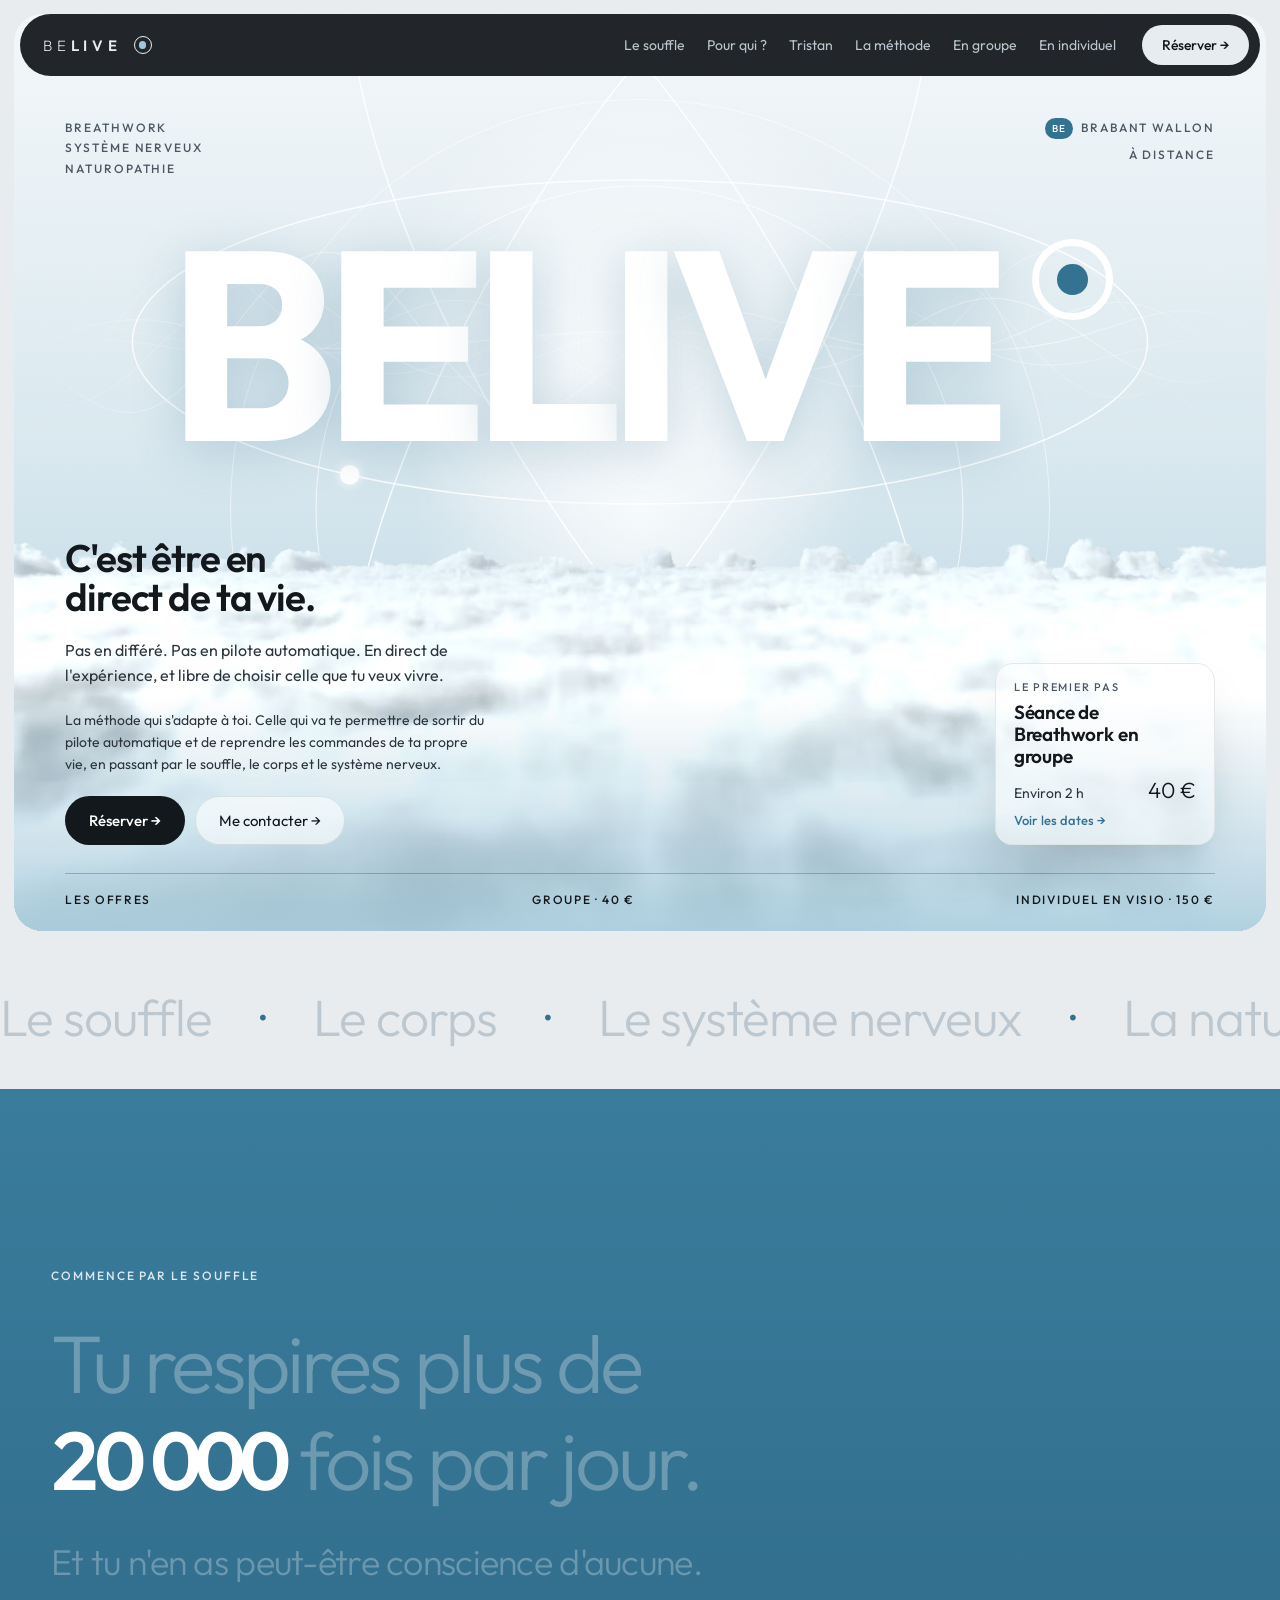
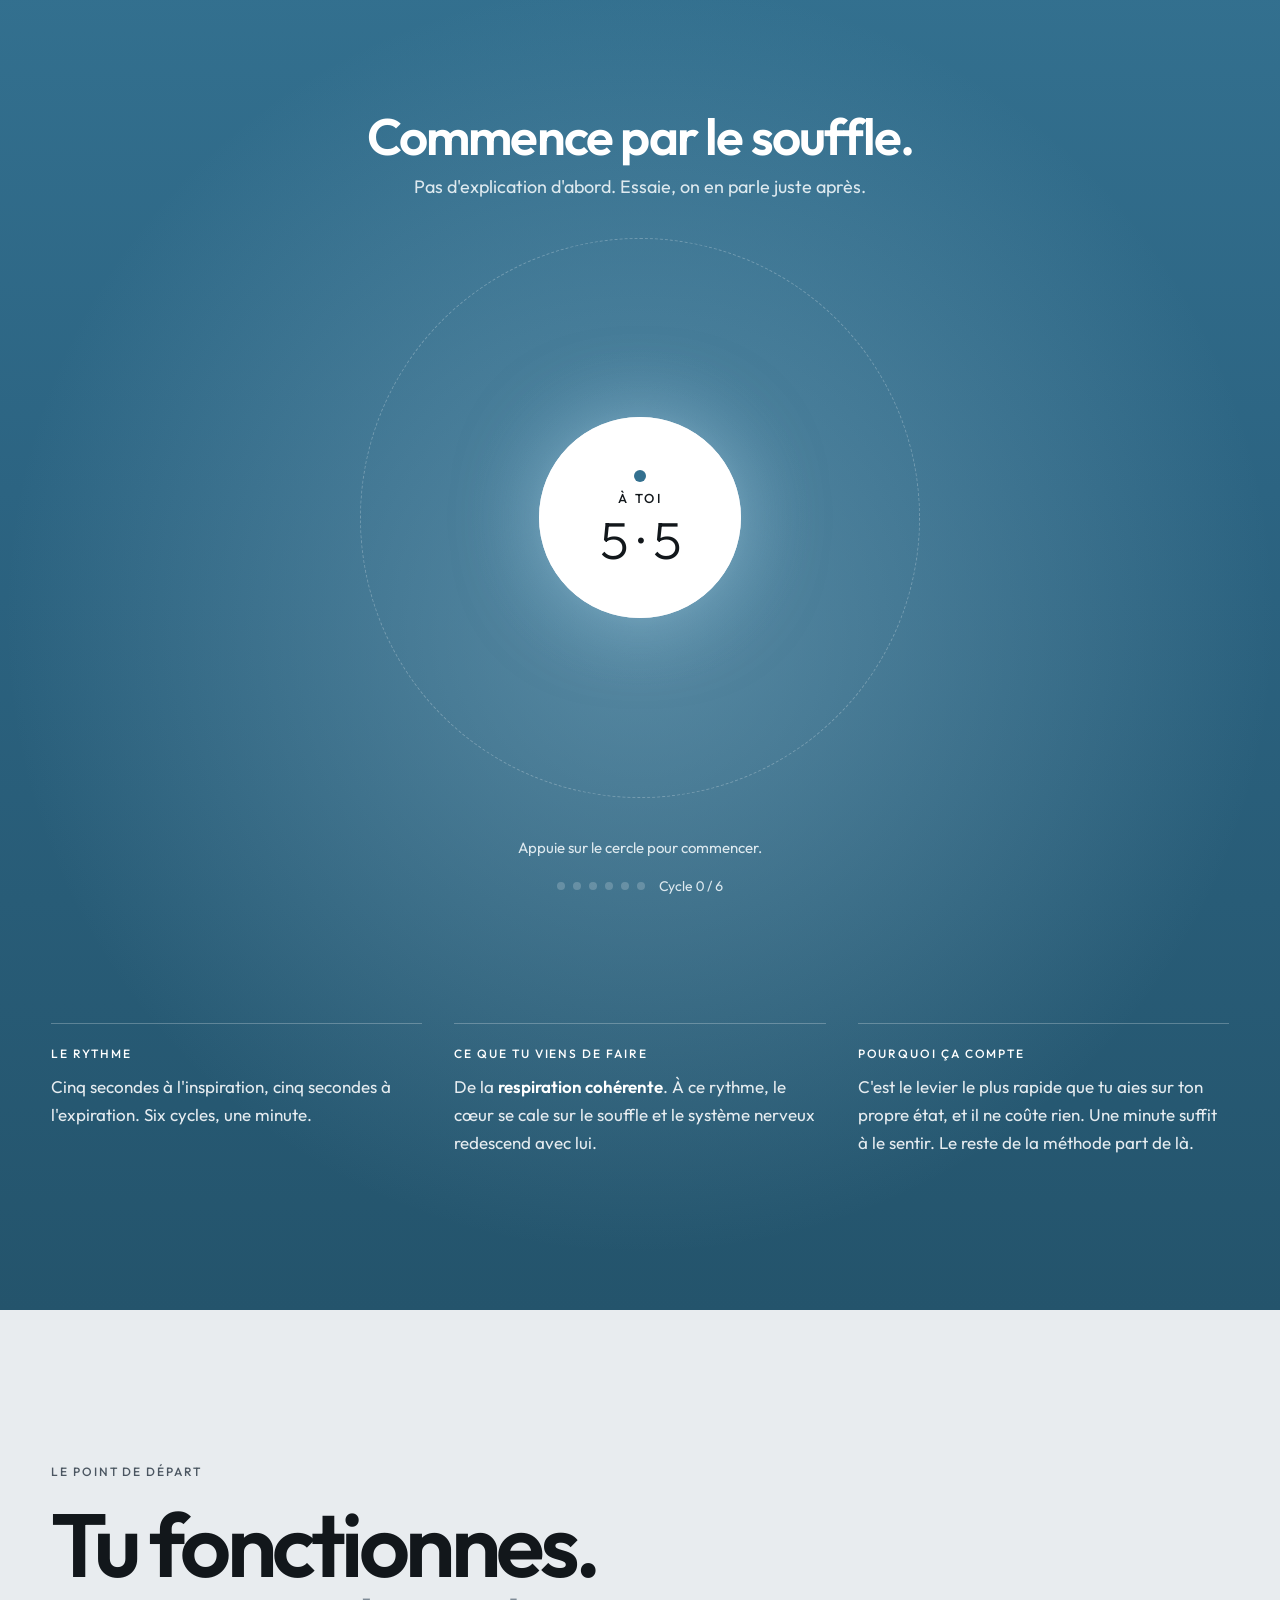
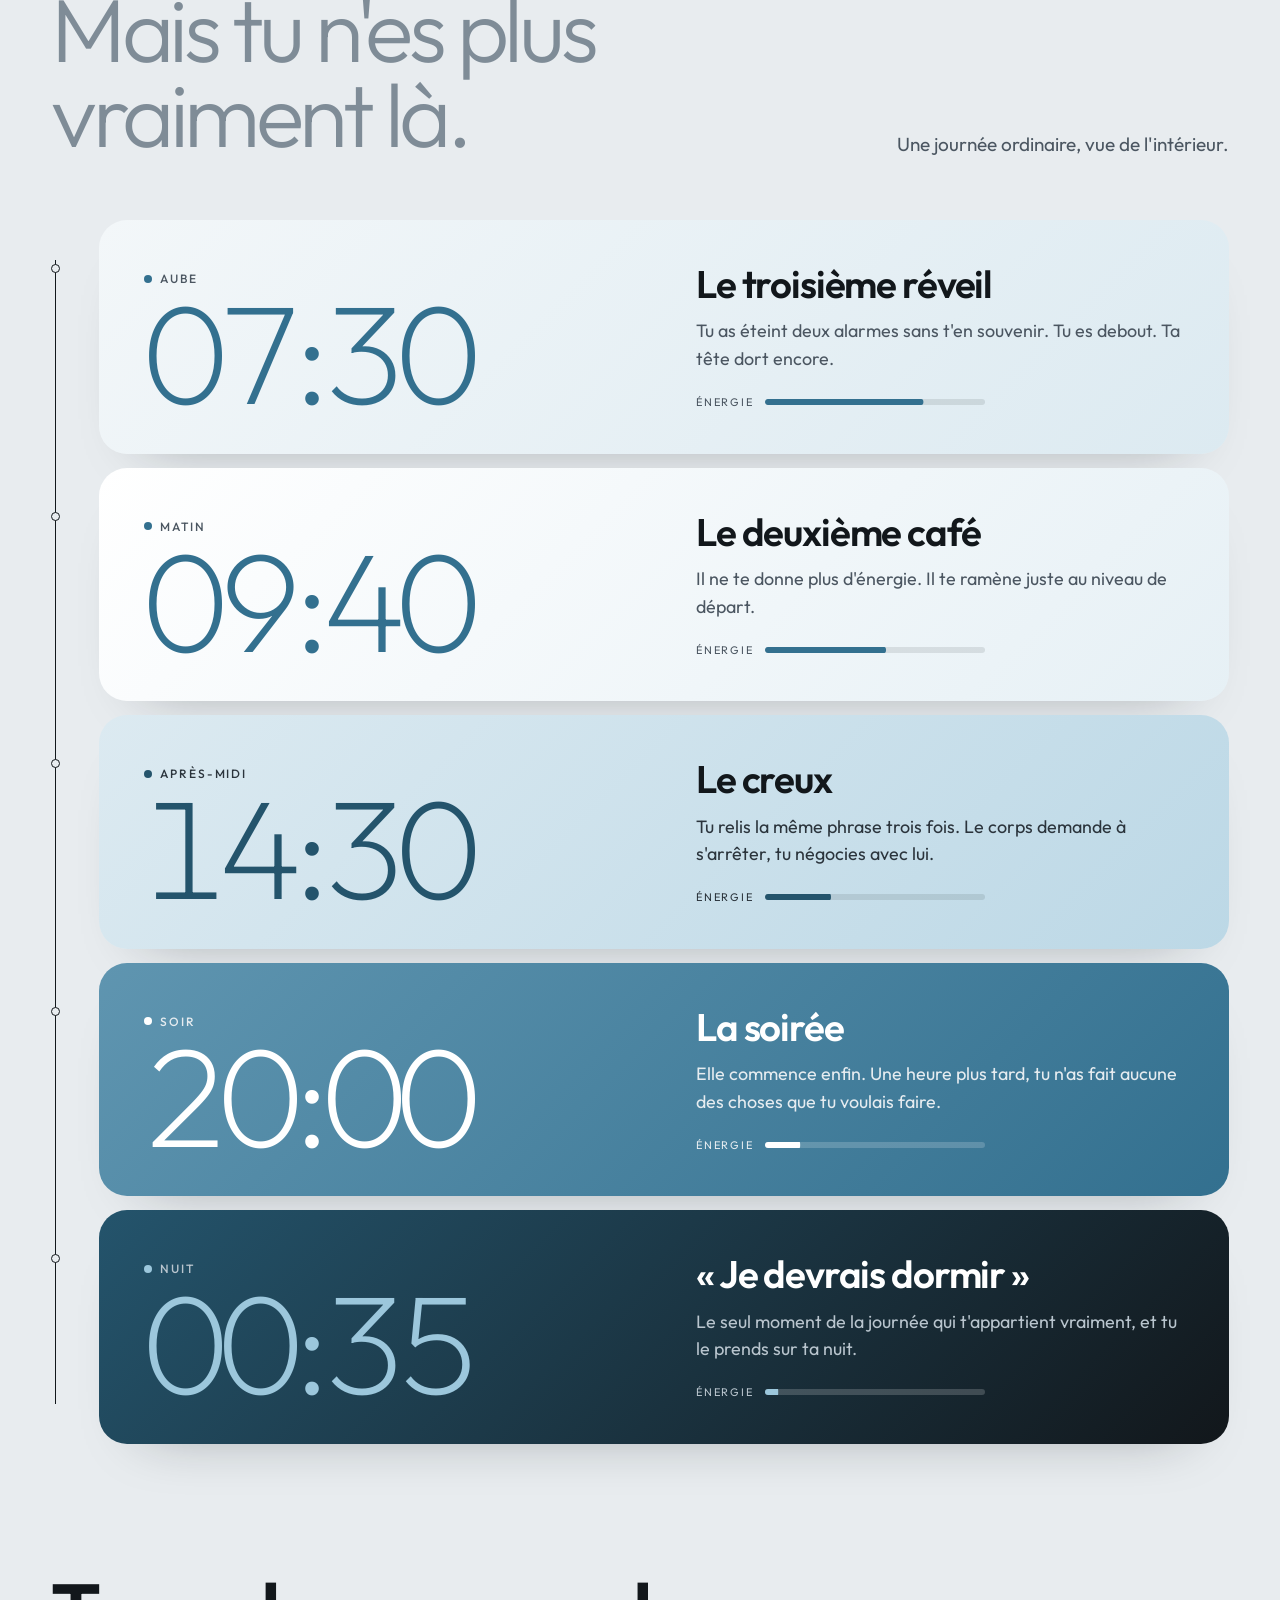
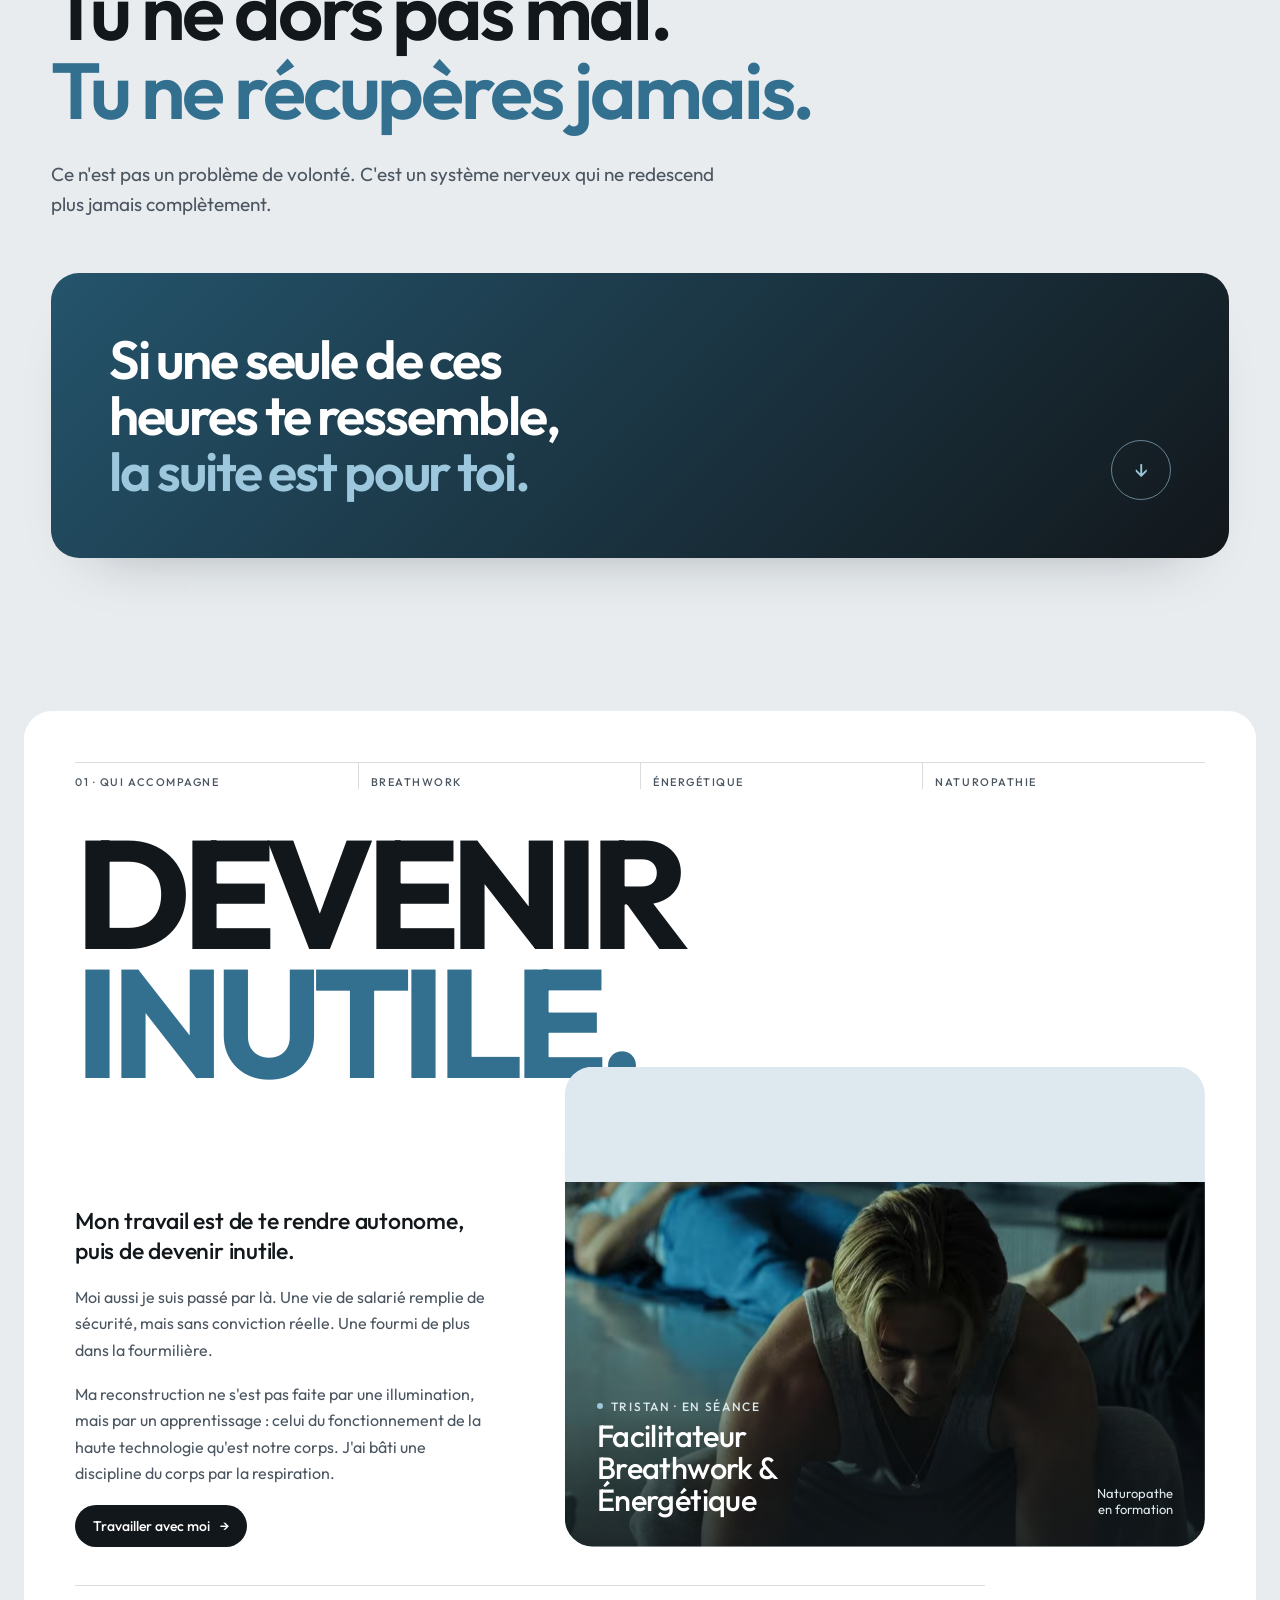
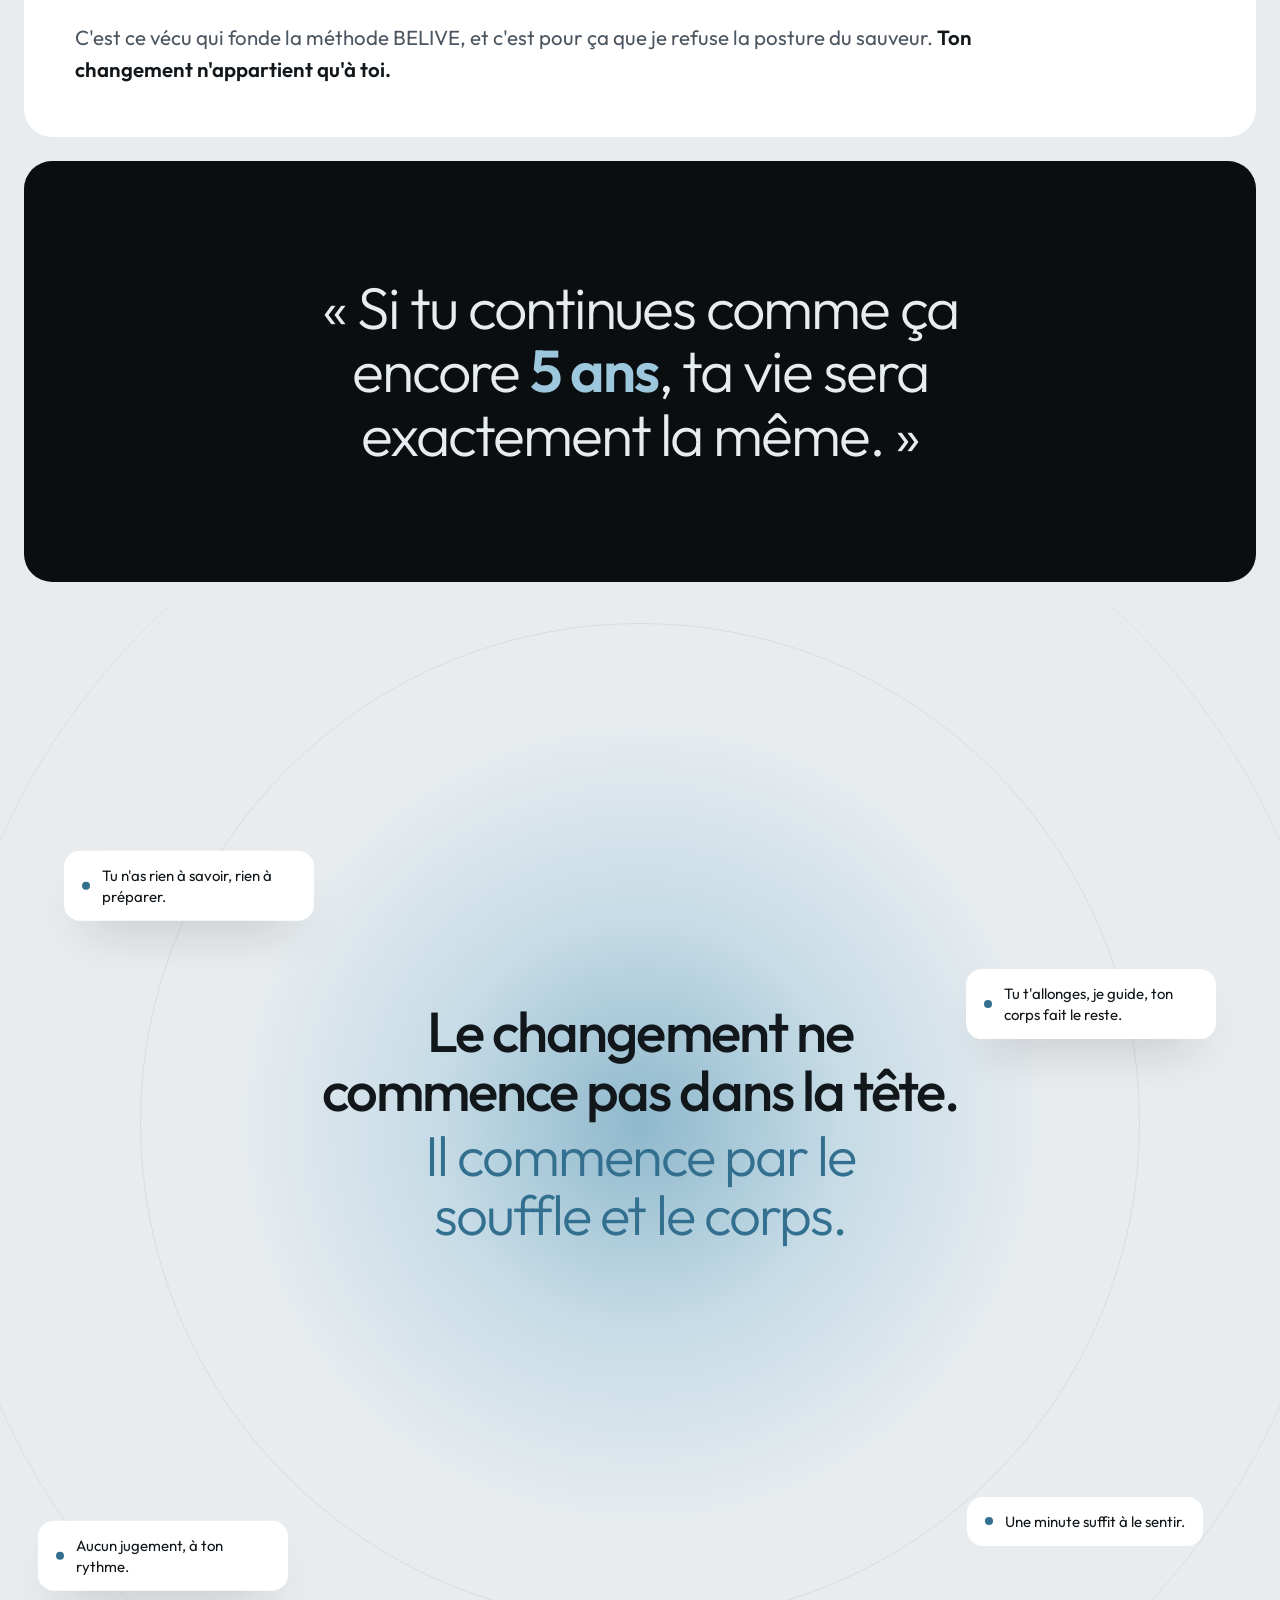
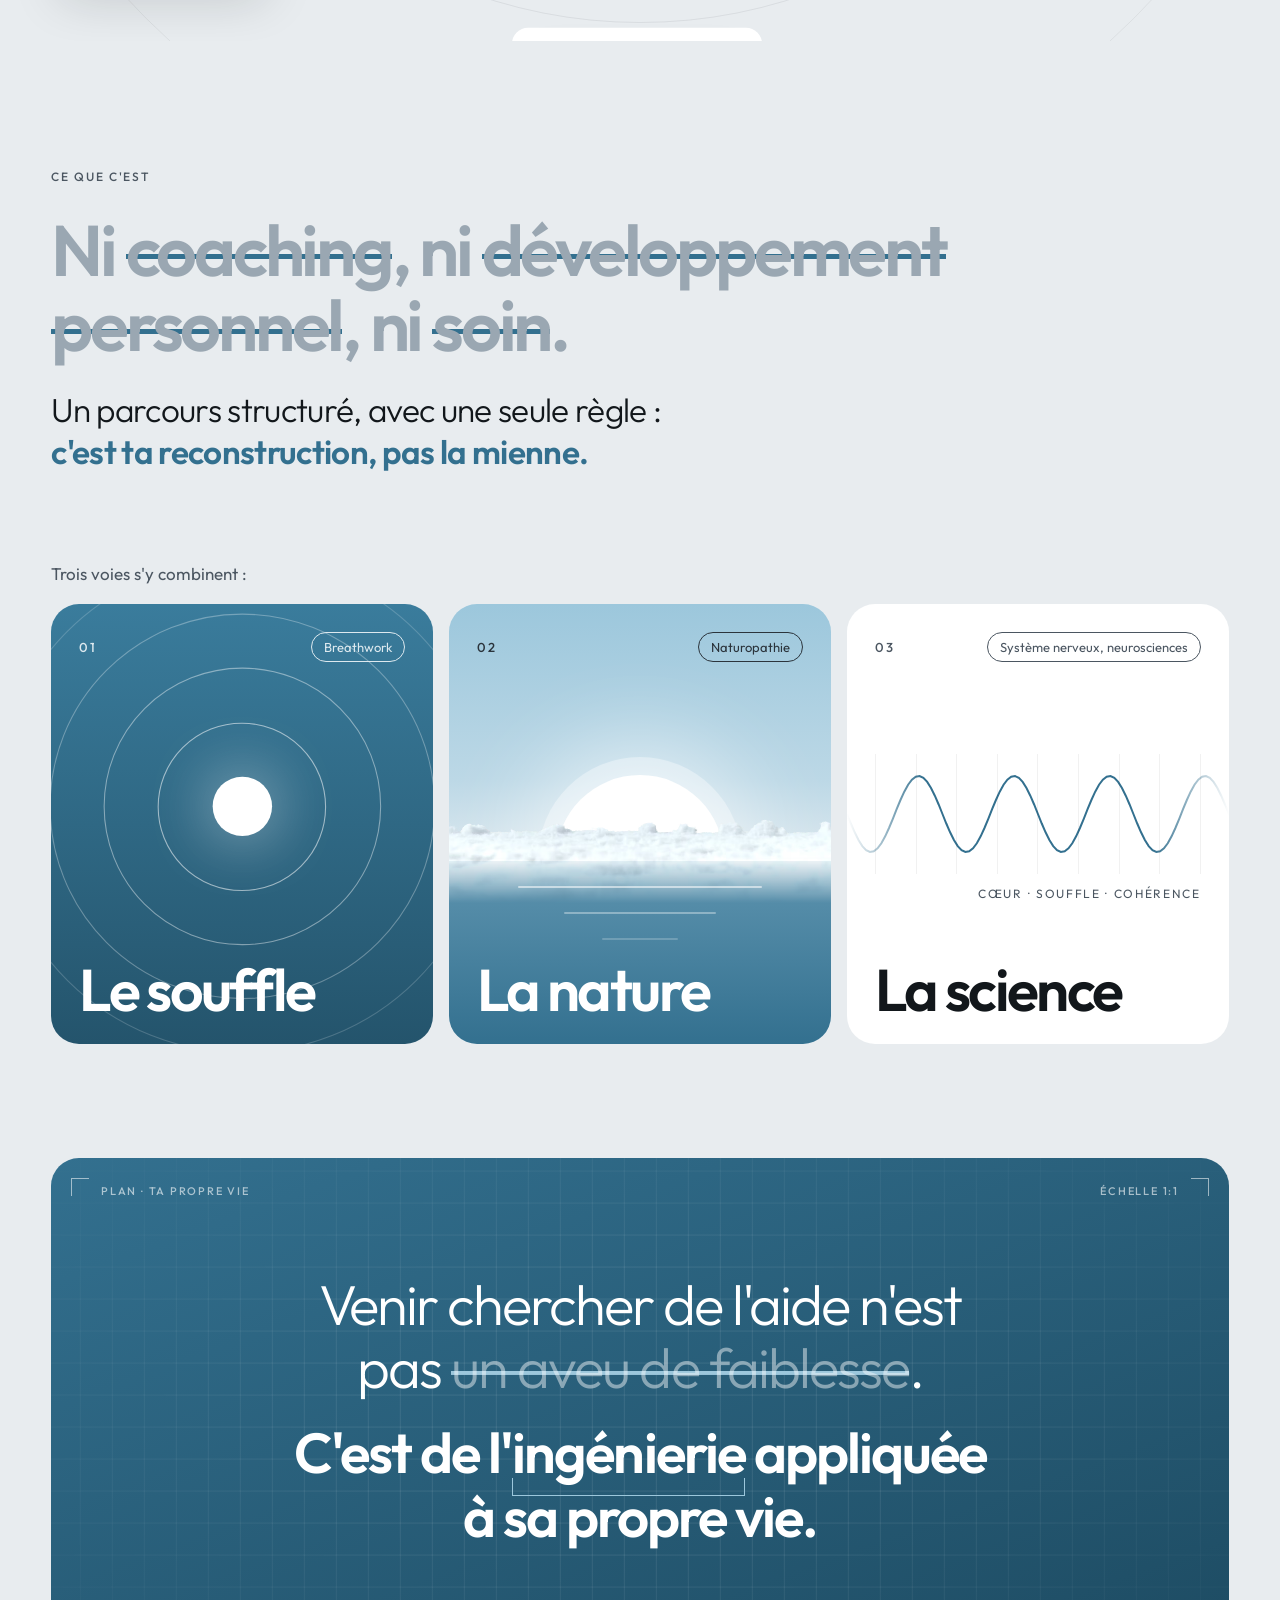
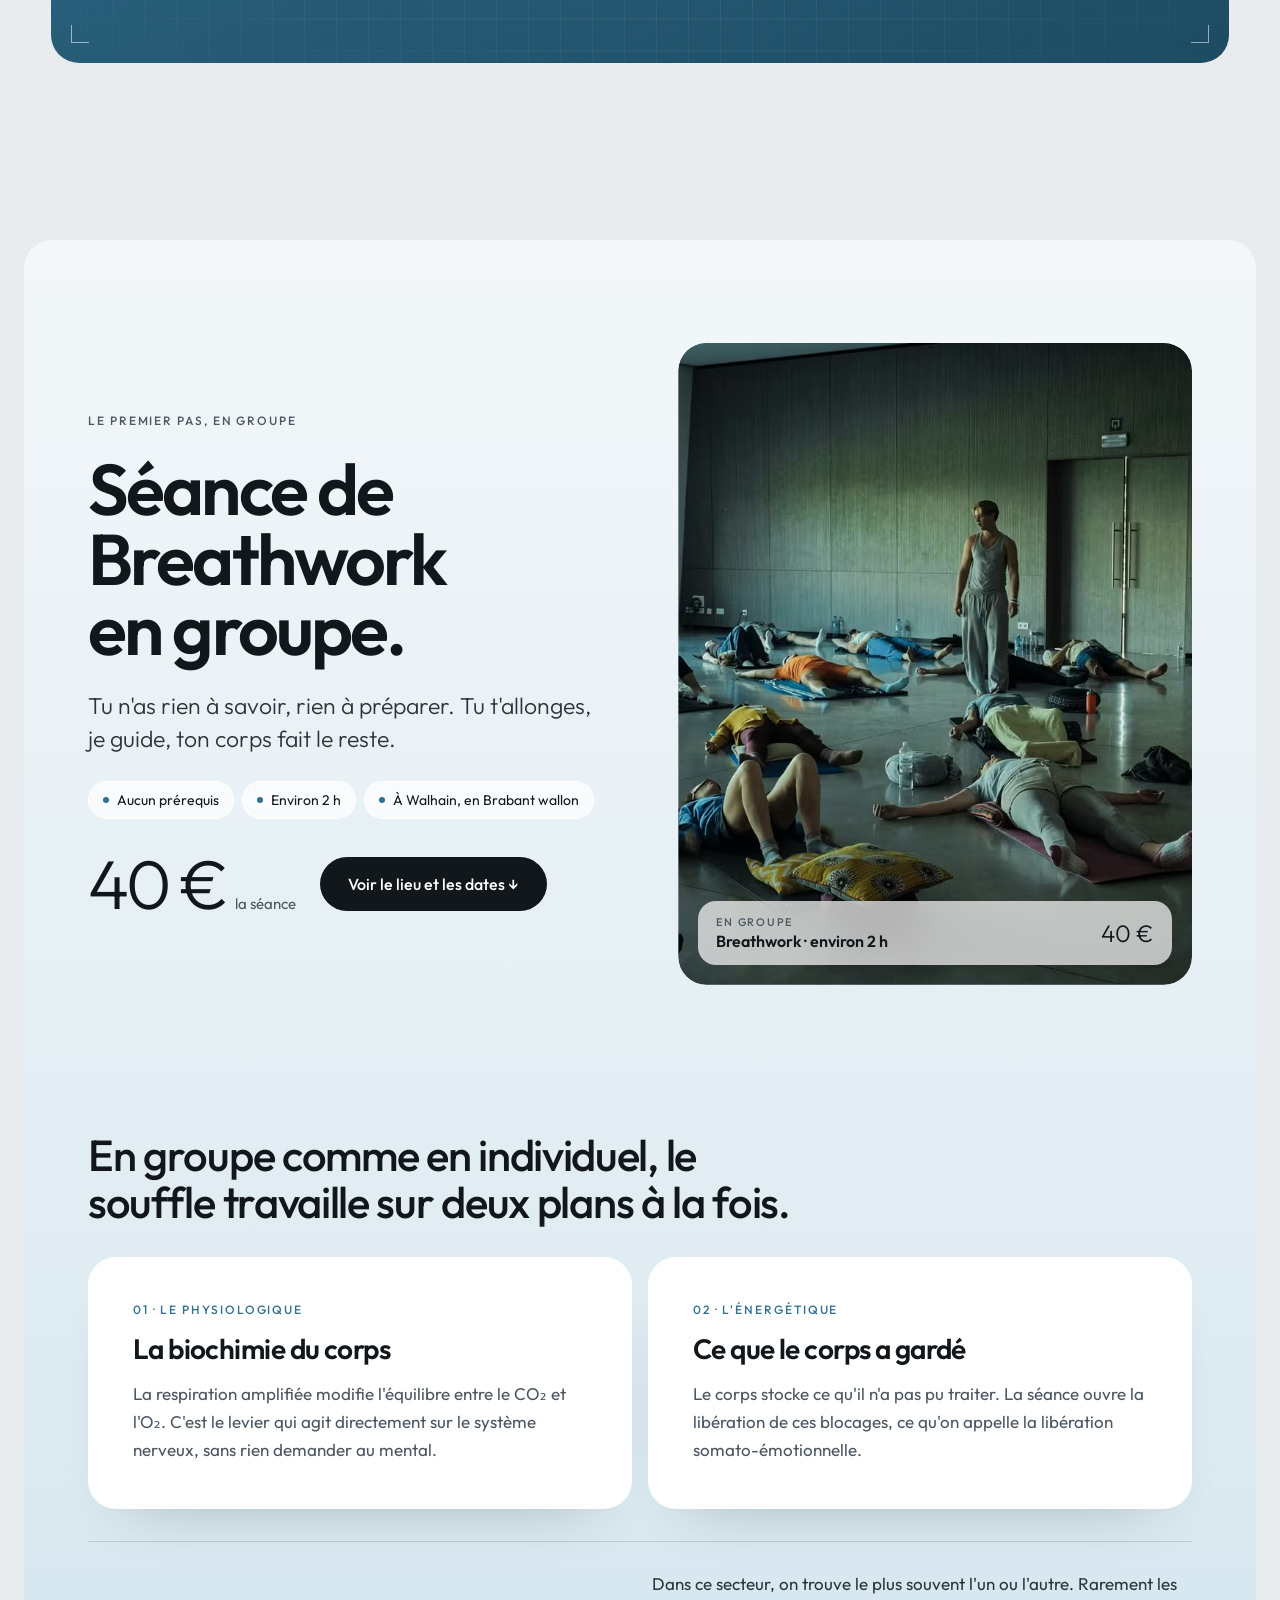
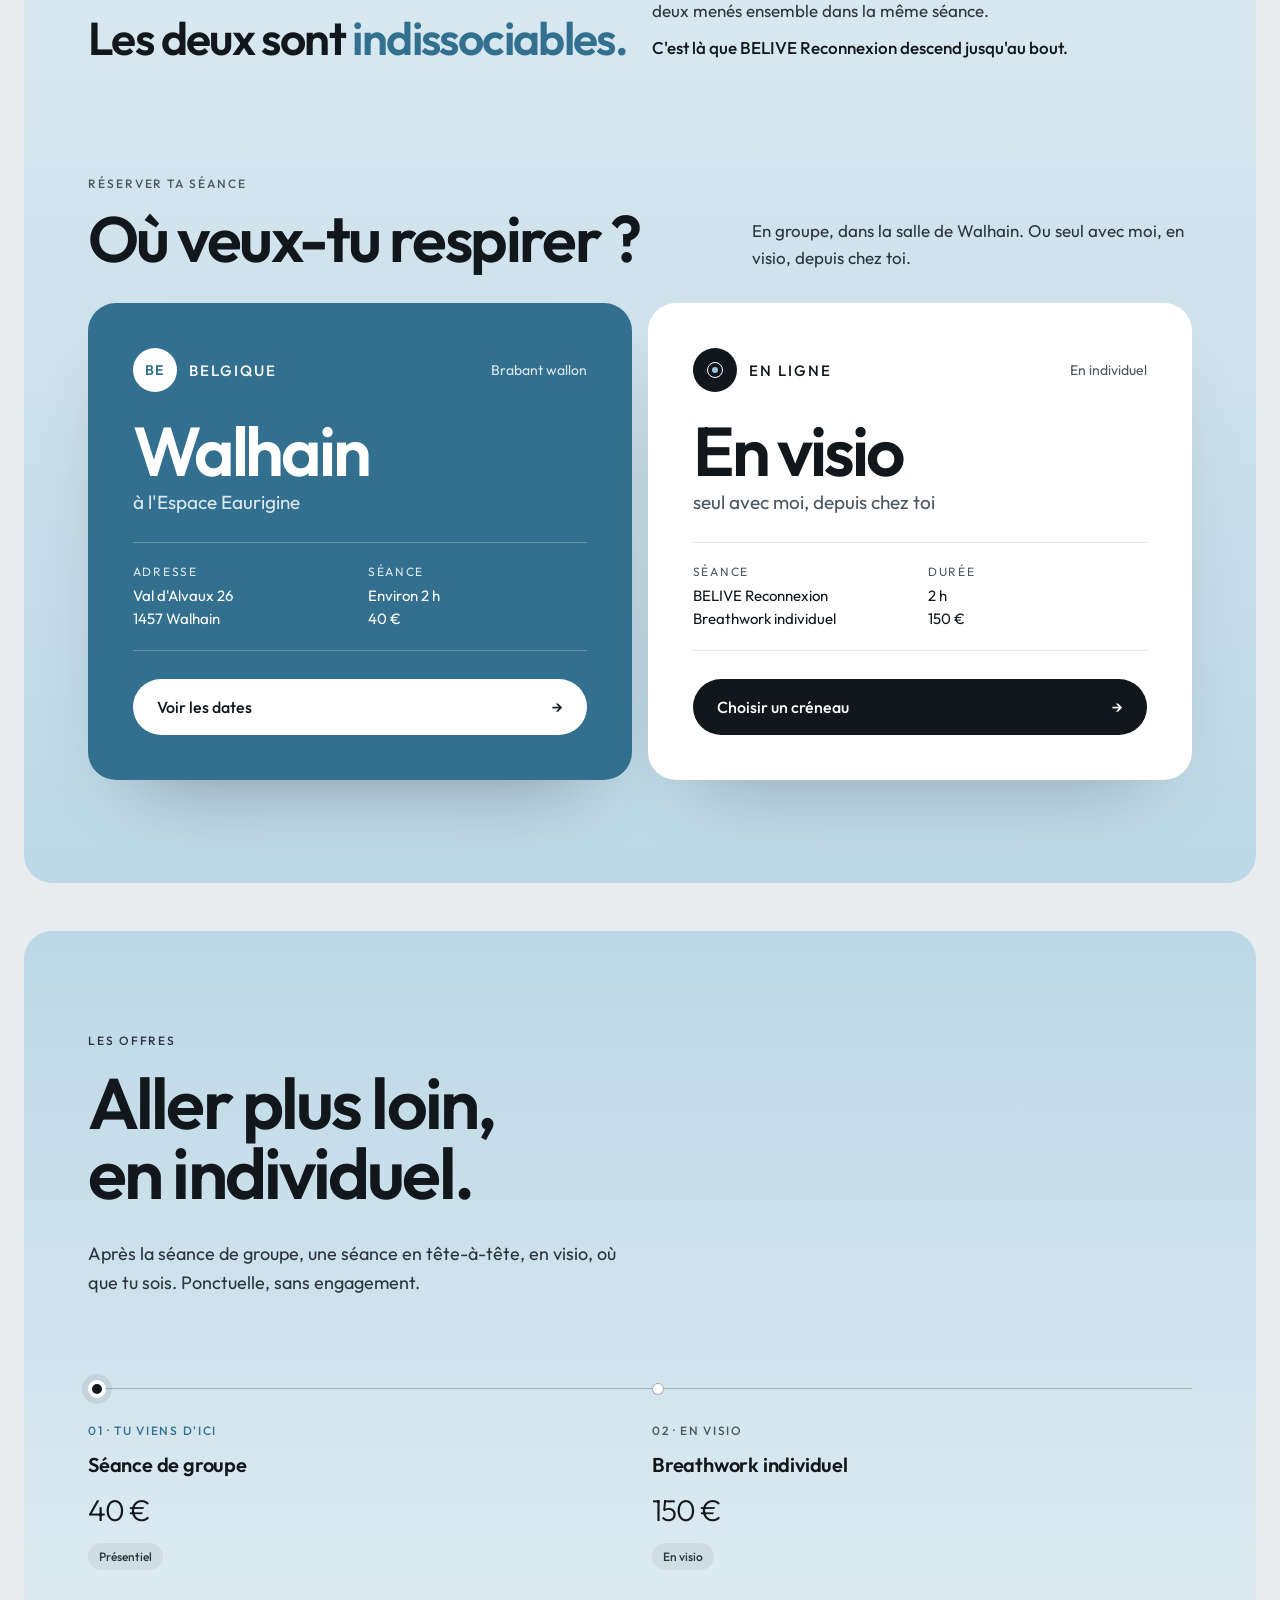
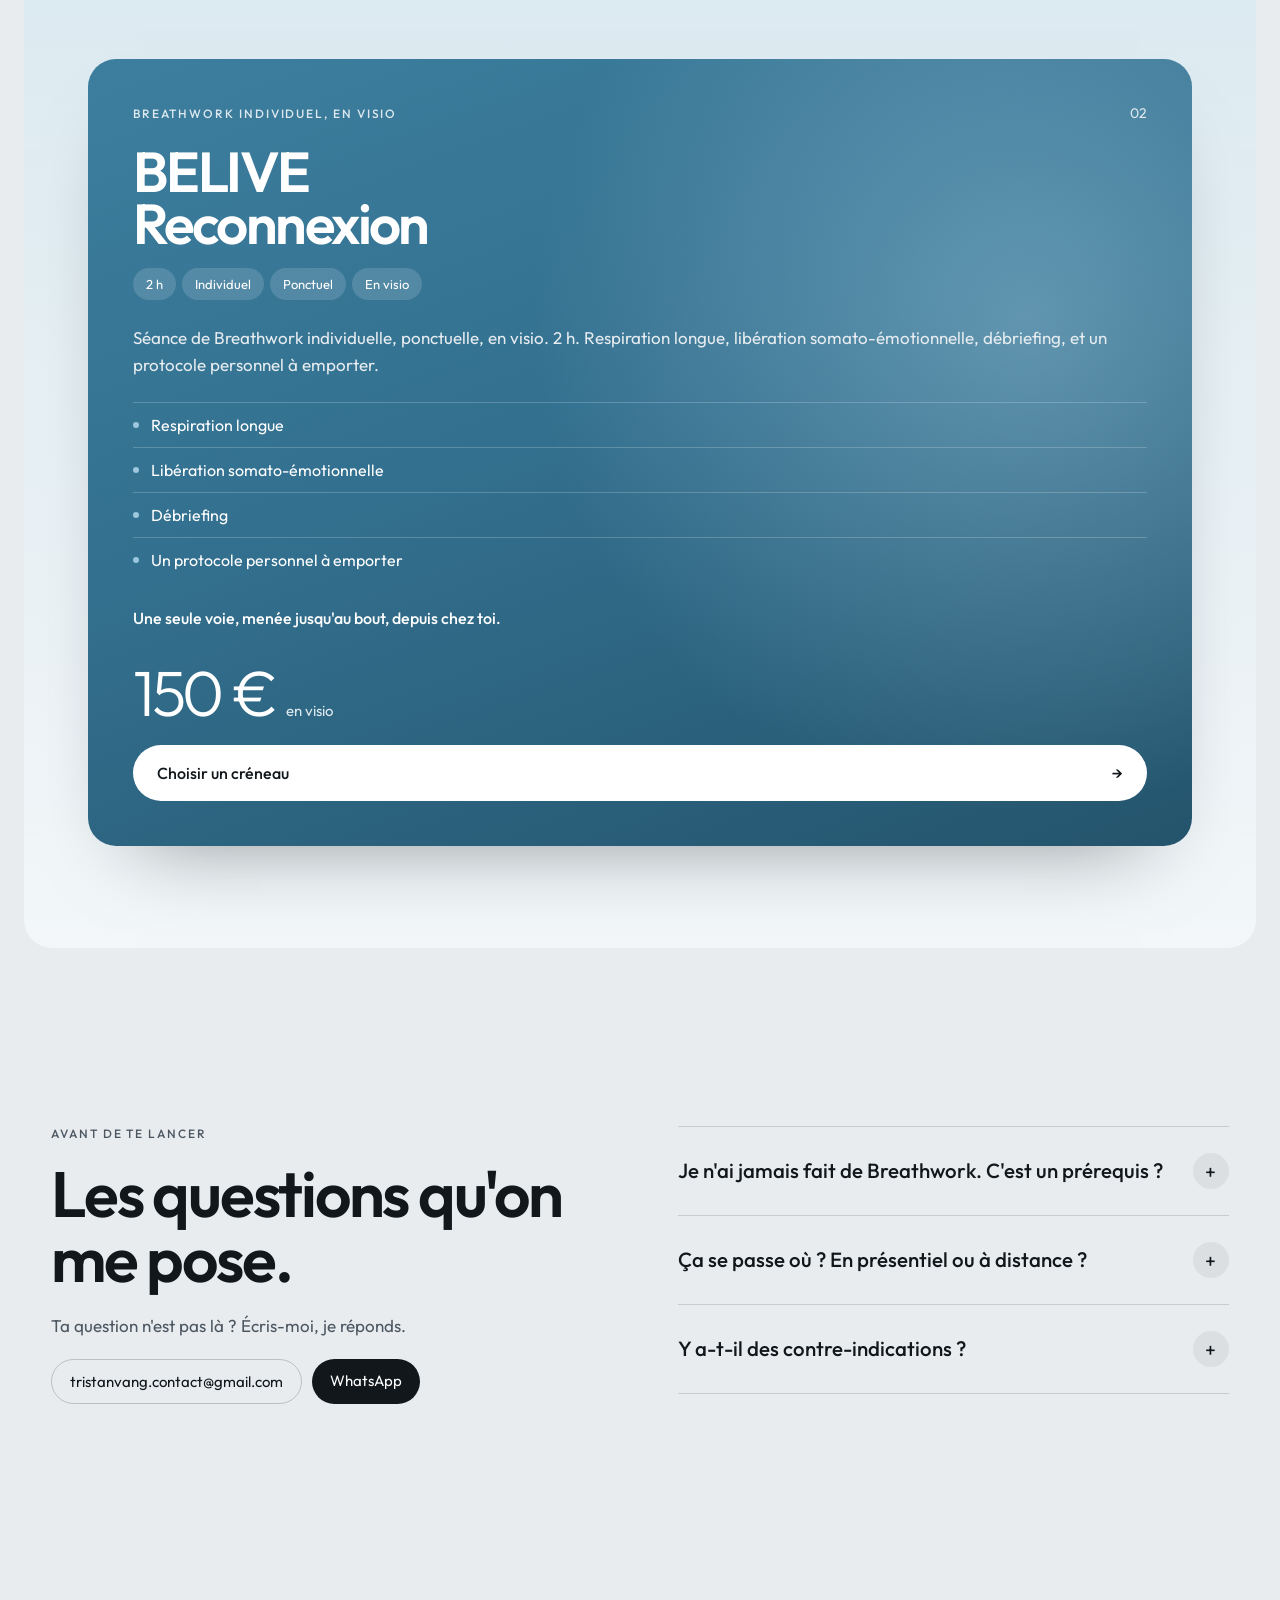
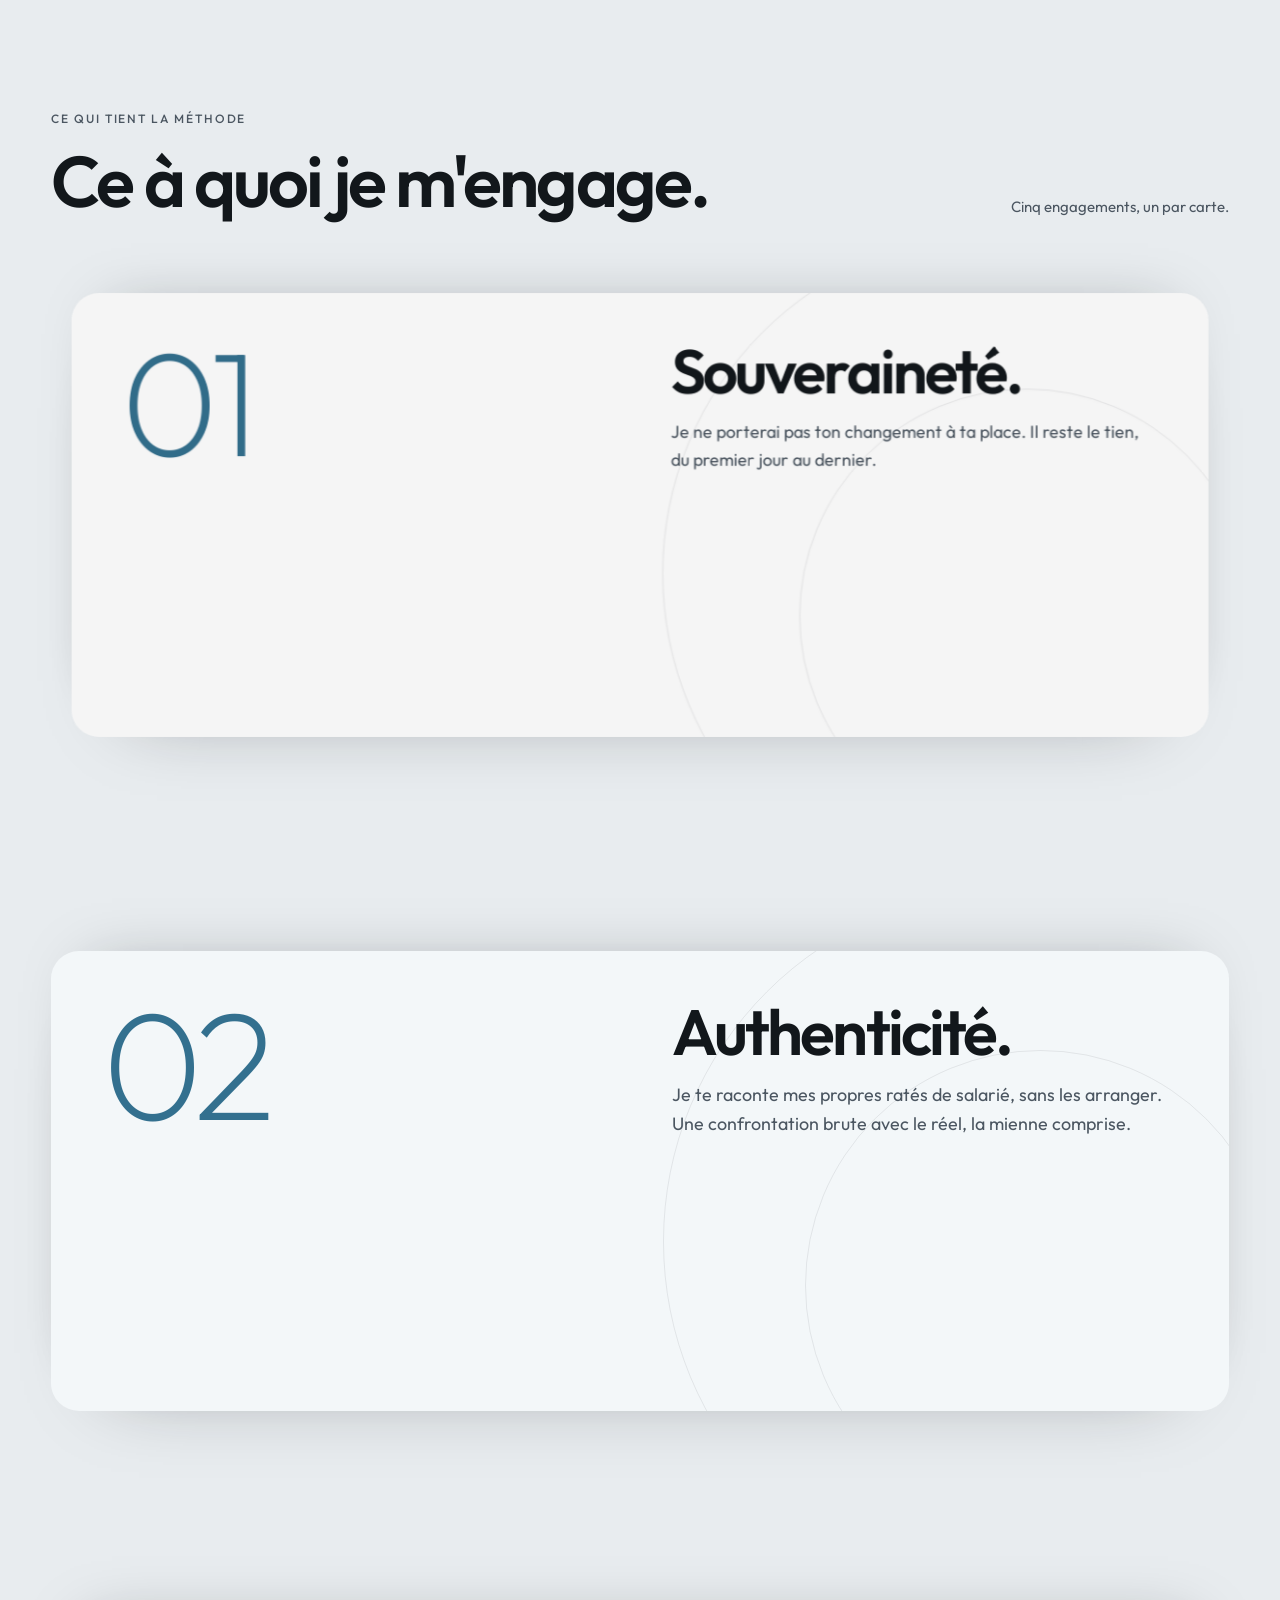
<file: index.html>
<!doctype html>
<html lang="fr">
<head>
<meta charset="utf-8">
<meta name="viewport" content="width=device-width, initial-scale=1">

<title>BELIVE : Breathwork et système nerveux, à Walhain et en ligne</title>
<meta name="description" content="Sortir du pilote automatique en commençant par le corps. Breathwork, régulation du système nerveux et naturopathie : en groupe à Walhain, en Brabant wallon, et en individuel en visio.">

<link rel="canonical" href="https://belivemethode.com/">

<meta property="og:type" content="website">
<meta property="og:site_name" content="BELIVE">
<meta property="og:locale" content="fr_BE">
<meta property="og:url" content="https://belivemethode.com/">
<meta property="og:title" content="BELIVE : sortir du pilote automatique, en commençant par le corps">
<meta property="og:description" content="Breathwork, système nerveux, naturopathie. Séances de groupe à Walhain, en Brabant wallon, et séances individuelles en visio.">
<meta property="og:image" content="https://belivemethode.com/assets/img/og.jpg">
<meta property="og:image:width" content="1200">
<meta property="og:image:height" content="630">
<meta property="og:image:alt" content="BELIVE : Breathwork, système nerveux, naturopathie">
<meta name="twitter:card" content="summary_large_image">

<link rel="icon" href="assets/img/favicon-192.png" sizes="192x192">
<link rel="icon" href="assets/img/favicon-32.png?v=2" sizes="32x32">
<link rel="apple-touch-icon" href="assets/img/apple-touch-icon.png?v=2">
<meta name="theme-color" content="#E8ECEF">

<link rel="preload" href="assets/fonts/Outfit.woff2" as="font" type="font/woff2" crossorigin>

<script type="application/ld+json">
{
  "@context": "https://schema.org",
  "@type": "HealthAndBeautyBusiness",
  "@id": "https://belivemethode.com/#belive",
  "name": "BELIVE",
  "description": "Breathwork, régulation du système nerveux et naturopathie. Séances de groupe à Walhain, en Brabant wallon, et séances individuelles en visio.",
  "url": "https://belivemethode.com/",
  "image": "https://belivemethode.com/assets/img/og.jpg",
  "telephone": "+32493847434",
  "email": "tristanvang.contact@gmail.com",
  "priceRange": "€€",
  "currenciesAccepted": "EUR",
  "areaServed": [
    { "@type": "City", "name": "Walhain", "address": { "@type": "PostalAddress", "addressLocality": "Walhain", "addressCountry": "BE" } },
    { "@type": "AdministrativeArea", "name": "Brabant wallon" }
  ],
  "address": {
    "@type": "PostalAddress",
    "streetAddress": "Val d'Alvaux 26",
    "postalCode": "1457",
    "addressLocality": "Walhain",
    "addressCountry": "BE"
  },
  "location": [
    { "@type": "Place", "name": "Espace Eaurigine", "address": { "@type": "PostalAddress", "streetAddress": "Val d'Alvaux 26", "postalCode": "1457", "addressLocality": "Walhain", "addressCountry": "BE" } }
  ],
  "founder": {
    "@type": "Person",
    "name": "Tristan",
    "jobTitle": "Facilitateur Breathwork & Énergétique, naturopathe en formation"
  },
  "sameAs": ["https://www.instagram.com/tristan.belive/"],
  "makesOffer": [
    { "@type": "Offer", "name": "Séance de Breathwork en groupe, à Walhain", "price": "40", "priceCurrency": "EUR",
      "url": "https://luma.com/user/usr-RFau2gA8XZpVvCu" },
    { "@type": "Offer", "name": "BELIVE Reconnexion, Breathwork individuel en visio", "price": "150", "priceCurrency": "EUR",
      "url": "https://cal.com/tristan-vangoidtsenhoven-3wuqnf/120min" }
  ]
}
</script>

<style>
/* ================= Fonte ================= */
@font-face{
  font-family:"Outfit";
  src:url("assets/fonts/Outfit.woff2") format("woff2-variations");
  font-weight:100 900;font-style:normal;font-display:swap;
}

/* ================= Base ================= */
/* La mise en page vient de la maquette : chaque bloc porte son style en ligne.
   Cette feuille ne tient que ce qu'un style en ligne ne sait pas faire :
   la fonte, les animations, les survols, la navigation et les ajustements mobiles. */
*{box-sizing:border-box}
html{scroll-behavior:smooth;-webkit-text-size-adjust:100%}
/* clip plutôt que hidden : hidden sur <body> casserait les blocs collants (sticky) */
html{overflow-x:hidden}
@supports (overflow:clip){html,body{overflow-x:clip}}
body{
  margin:0;background:#E8ECEF;color:#12171B;
  font-family:"Outfit",ui-sans-serif,-apple-system,"Segoe UI",system-ui,sans-serif;
  -webkit-font-smoothing:antialiased;
}
a{color:#33708F;text-decoration:none}
img{max-width:100%}
[hidden]{display:none!important}
:focus-visible{outline:2px solid #33708F;outline-offset:3px}

/* Le souffle de la page : cinq secondes d'inspiration, cinq d'expiration.
   Le script bascule .exhale sur <html>, les transitions en ligne font le reste. */
:root{--core:1.08;--r2:1.04;--r3:1}
:root.exhale{--core:.9;--r2:.84;--r3:.8}

.skip{
  position:fixed;left:14px;top:14px;z-index:100;
  padding:12px 18px;border-radius:999px;background:#12171B;color:#FFFFFF;
  transform:translateY(-200%);
}
.skip:focus{transform:none}

/* ================= Animations ================= */
@keyframes wordIn{from{opacity:0;transform:translateY(.45em);filter:blur(10px)}to{opacity:1;transform:none;filter:blur(0)}}
@keyframes fadeUp{from{opacity:0;transform:translateY(18px)}to{opacity:1;transform:none}}
@keyframes marquee{from{transform:translateX(0)}to{transform:translateX(-50%)}}
@keyframes recBlink{0%,100%{opacity:1;box-shadow:0 0 0 0 rgba(156,199,220,.45)}50%{opacity:.35;box-shadow:0 0 0 6px rgba(156,199,220,0)}}
@keyframes recFade{0%,100%{opacity:1}50%{opacity:.3}}
@keyframes float{0%,100%{transform:translateY(0)}50%{transform:translateY(-14px)}}
@keyframes ripple{from{transform:scale(.6);opacity:.9}to{transform:scale(3.2);opacity:0}}
@keyframes spin{to{transform:rotate(360deg)}}
@media (prefers-reduced-motion:reduce){
  html{scroll-behavior:auto}
  *{animation:none!important;transition:none!important}
}

/* ================= Survols ================= */
@media (hover:hover){
  .hv-1:hover{transform:translateY(-2px)!important;color:#FFFFFF!important}
  .hv-2:hover{background:#FFFFFF!important;color:#12171B!important}
  .hv-3:hover{color:#E6ECF0!important;border-color:rgba(156,199,220,.7)!important}
  .hv-4:hover{color:#12171B!important;background:rgba(255,255,255,.8)!important}
  .hv-5:hover{color:#33708F!important}
  .hv-6:hover{transform:translateY(-2px)!important}
  .hv-7:hover{color:#FFFFFF!important;background:#2B343C!important}
  .hv-8:hover{transform:translateY(-6px)!important}
  .hv-9:hover{background:#2B343C!important;color:#FFFFFF!important}
  .hv-10:hover{background:#E6ECF0!important;color:#12171B!important}
  .hv-11:hover{transform:translateY(-2px)!important;color:#12171B!important}
  .hv-13:hover{color:#FFFFFF!important}
  .hv-14:hover{transform:translateY(-4px)!important;background:#FFFFFF!important;color:#12171B!important}
}

/* ================= Navigation ================= */
.nav-wrap{position:fixed;top:14px;left:14px;right:14px;z-index:50;display:flex;justify-content:center;pointer-events:none}
.nav{
  pointer-events:auto;position:relative;width:100%;max-width:1240px;
  display:flex;align-items:center;gap:26px;padding:10px 10px 10px 22px;border-radius:999px;
  background:rgba(11,14,17,.9);border:1px solid rgba(230,236,240,0);
  -webkit-backdrop-filter:blur(18px);backdrop-filter:blur(18px);
  transition:background .5s,border-color .5s;
}
.nav.is-scrolled{background:rgba(11,14,17,.82);border-color:rgba(230,236,240,.08)}
.nav__brand{display:flex;align-items:center;gap:12px;color:#E6ECF0}
.nav__word{display:flex;font-size:15px;letter-spacing:.32em;line-height:1}
.nav__word span:first-child{font-weight:250}
.nav__word span:last-child{font-weight:600}
.nav__rec{display:inline-flex;align-items:center;justify-content:center;flex:none;width:18px;height:18px;border-radius:50%;border:1.5px solid currentColor}
.nav__rec span{width:46%;height:46%;border-radius:50%;background:#9CC7DC;animation:recBlink 2s ease-in-out infinite}
.nav__links{display:flex;align-items:center;gap:22px;margin-left:auto;font-size:14px}
.nav__links a{color:#B9C5CE;transition:color .3s}
.nav__links a:hover{color:#FFFFFF}
/* Le lien de la section à l'écran. Sur ordinateur, une pastille glisse de l'un à
   l'autre : le script la crée et la déplace. Dans le menu déroulant, un simple fond. */
.nav__links a[aria-current]{color:#FFFFFF}
.nav__here{display:none}
@media (min-width:1041px){
  /* l'écart entre les liens passe dans leur marge intérieure, pour que la pastille
     déborde du texte sans rien déplacer */
  .nav__links{position:relative;gap:0;margin-right:-11px}
  .nav__links a{position:relative;padding:8px 11px}
  .nav__here{
    display:block;position:absolute;left:0;top:0;bottom:0;border-radius:999px;
    background:rgba(230,236,240,.14);opacity:0;pointer-events:none;
    transition:transform .5s cubic-bezier(.2,.7,.2,1),width .5s cubic-bezier(.2,.7,.2,1),opacity .3s;
  }
}
.nav__cta{flex:none;background:#E6ECF0;color:#12171B;padding:11px 20px;border-radius:999px;font-size:14px;font-weight:500;transition:transform .3s}
.nav__cta:hover{transform:translateY(-1px)}
.nav__burger{
  display:none;flex:none;position:relative;width:40px;height:40px;padding:0;border-radius:50%;
  border:1px solid rgba(230,236,240,.22);background:none;color:#E6ECF0;cursor:pointer;
}
.nav__burger span{position:absolute;left:12px;right:12px;top:50%;height:1.5px;margin-top:-.75px;border-radius:2px;background:currentColor;transition:transform .3s}
.nav__burger span:first-child{transform:translateY(-3.5px)}
.nav__burger span:last-child{transform:translateY(3.5px)}
.nav.is-open .nav__burger span:first-child{transform:rotate(45deg)}
.nav.is-open .nav__burger span:last-child{transform:rotate(-45deg)}

@media (max-width:1040px){
  .nav{gap:10px;padding-left:20px}
  .nav__cta{margin-left:auto}
  .nav__burger{display:block}
  .nav__links{
    display:none;position:absolute;left:0;right:0;top:calc(100% + 8px);margin:0;
    flex-direction:column;align-items:stretch;gap:0;padding:10px;border-radius:24px;
    background:rgba(11,14,17,.96);border:1px solid rgba(230,236,240,.08);font-size:17px;
  }
  .nav.is-open .nav__links{display:flex}
  .nav__links a{padding:14px 16px;border-radius:14px;color:#E6ECF0}
  .nav__links a[aria-current]{background:rgba(230,236,240,.08)}
}

/* ================= Exercice du souffle ================= */
/* Le cercle central est le bouton : il recouvre le disque blanc, qui respire dessous. */
.souffle__btn{
  position:absolute;inset:32%;z-index:1;display:flex;flex-direction:column;align-items:center;justify-content:center;gap:8px;
  padding:0;border:0;border-radius:50%;background:none;color:#12171B;font-family:inherit;cursor:pointer;
  -webkit-tap-highlight-color:transparent;transition:transform .3s;
}
.souffle__btn:active{transform:scale(.96)}
.souffle__btn:focus-visible{outline:2px solid #FFFFFF;outline-offset:6px}
/* Au repos, un anneau bat autour du cercle pour inviter à appuyer */
.souffle__pulse{position:absolute;inset:32%;border-radius:50%;border:1.5px solid rgba(255,255,255,.8);animation:invite 2.4s ease-out infinite}
@keyframes invite{from{transform:scale(1);opacity:.9}to{transform:scale(1.45);opacity:0}}

/* ================= Questions ================= */
.faq__icon{
  flex:none;display:flex;align-items:center;justify-content:center;width:36px;height:36px;border-radius:50%;
  background:rgba(18,23,27,.06);color:#12171B;font-size:20px;transition:background .3s;
}
.faq__q[aria-expanded="true"] .faq__icon{background:#12171B;color:#FFFFFF}
.faq__a{display:flex;flex-direction:column;gap:12px;padding:0 56px 28px 0;animation:fadeUp .5s both}

/* ================= Panneaux ================= */
/* Deux panneaux s'ouvrent par-dessus la page : « Réserver » et « Me contacter ».
   Sans JavaScript, leurs boutons restent de simples liens vers #offres et #coordonnees. */
.panneau{
  max-height:calc(100dvh - 28px);margin:auto;padding:0;border:0;border-radius:28px;
  color:#12171B;overflow:hidden;box-shadow:0 50px 120px -40px rgba(11,14,17,.6);
}
.panneau::backdrop{background:rgba(11,14,17,.55);-webkit-backdrop-filter:blur(6px);backdrop-filter:blur(6px)}
/* display seulement une fois ouvert : posé sur .panneau, il afficherait le panneau fermé */
.panneau[open]{display:flex;flex-direction:column;animation:fadeUp .45s cubic-bezier(.2,.7,.2,1) both}
/* Le contenu défile ici, en simple bloc : dans une grille ou une colonne flexible
   contrainte en hauteur, un bloc à débordement masqué s'écrase au lieu de défiler. */
.panneau__in{min-height:0;overflow:auto;overscroll-behavior:contain}
/* Le bouton tient au panneau, pas au contenu : il reste en place quand ça défile */
.panneau__close{
  position:absolute;top:24px;right:24px;z-index:2;display:flex;align-items:center;justify-content:center;
  width:40px;height:40px;padding:0;border:0;border-radius:50%;background:#FFFFFF;color:#12171B;cursor:pointer;
  box-shadow:0 0 0 1px rgba(18,23,27,.08);transition:background .3s,color .3s;
}
.panneau__close svg{width:14px;height:14px}
.panneau__label{margin:0;font-size:12px;font-weight:500;letter-spacing:.16em;text-transform:uppercase;color:#4B5661}
/* à hauteur du bouton de fermeture, avec le point « en direct » */
.panneau__label--live{display:flex;align-items:center;gap:10px;height:40px}
.panneau__label--live::before{content:"";width:7px;height:7px;border-radius:50%;background:#33708F;animation:recBlink 2s ease-in-out infinite}
.panneau__tag{
  display:inline-block;margin-right:8px;padding:2px 7px;border-radius:999px;background:#12171B;color:#FFFFFF;
  font-size:10px;font-weight:500;letter-spacing:.1em;vertical-align:.15em;
}
.panneau__tag--be{background:#33708F}
/* le pastillage rond du logo : un anneau, un point qui bat */
.panneau__rec{
  display:inline-flex;align-items:center;justify-content:center;align-self:flex-start;flex:none;
  width:.3em;height:.3em;margin:.02em 0 0 .06em;border-radius:50%;border:max(3px,.028em) solid currentColor;
}
.panneau__rec span{width:46%;height:46%;border-radius:50%;background:#33708F;animation:recFade 2s ease-in-out infinite}

/* ---------- Réserver ---------- */
.resa{width:min(1040px,calc(100vw - 28px));background:#F3F7F9}
.resa .panneau__in{padding:14px}
/* L'en-tête rejoue le héros de la page : le mot BELIVE, ses orbites, ses électrons,
   et le halo qui respire au rythme de la page (voir --core) */
.resa__hero{
  position:relative;display:flex;flex-direction:column;align-items:center;gap:clamp(12px,1.6vw,18px);overflow:hidden;
  padding:46px 20px clamp(26px,3vw,34px);border-radius:20px;text-align:center;
  background:linear-gradient(180deg,#D5E6EE 0%,#A6CDE0 44%,#74AAC4 100%);
}
.resa__hero>*{position:relative}
.resa__sky{position:absolute;inset:0;pointer-events:none}
.resa__glow{
  position:absolute;left:50%;top:44%;width:min(64%,480px);aspect-ratio:1;border-radius:50%;
  background:radial-gradient(circle,rgba(255,255,255,.55),rgba(255,255,255,0) 68%);
  transform:translate(-50%,-50%) scale(var(--core));transition:transform 5s cubic-bezier(.45,0,.55,1);
}
.resa__sky svg{position:absolute;left:50%;top:50%;width:clamp(480px,74%,720px);aspect-ratio:1;transform:translate(-50%,-50%);overflow:visible}
.resa__orbits{transform-origin:0 0;animation:spin 140s linear infinite}
.resa__orbits ellipse{fill:none;stroke:rgba(255,255,255,.8);stroke-width:1.4}
.resa__hero .panneau__label{position:absolute;left:24px;top:10px;color:#2B343C}
.resa__word{
  display:flex;align-items:center;gap:.08em;margin:0;font-size:clamp(64px,22vw,148px);font-weight:700;
  letter-spacing:-.06em;line-height:.8;color:#FFFFFF;text-shadow:0 8px 40px rgba(36,84,108,.4);
}
.resa__letters{display:flex}
.resa__letters span{display:inline-block}
/* les lettres arrivent une à une, comme en haut de page */
.panneau[open] .resa__letters span,.panneau[open] .resa__word .panneau__rec{animation:wordIn 1.1s calc(var(--i)*70ms + 120ms) cubic-bezier(.2,.7,.2,1) both}
.resa__hero h2{margin:0;font-size:clamp(22px,2.6vw,30px);font-weight:600;line-height:1.05;letter-spacing:-.03em}

/* Les réservations : groupe et individuel côte à côte, l'offre signature sur toute la largeur */
.resa__offers{display:grid;grid-template-columns:repeat(2,minmax(0,1fr));gap:22px 20px;padding:22px clamp(8px,1.2vw,14px) 0}
.resa__group{display:flex;flex-direction:column;gap:10px}
.resa__sep{display:flex;align-items:center;gap:14px}
.resa__sep::after{content:"";flex:1;height:1px;background:rgba(18,23,27,.14)}
.resa__list{list-style:none;margin:0;padding:0;display:flex;flex-direction:column;gap:8px}
.resa__opt{
  display:grid;grid-template-columns:minmax(0,1fr) auto auto;align-items:center;gap:2px 14px;
  padding:16px 16px 16px 20px;border-radius:18px;background:#FFFFFF;color:#12171B;
  transition:transform .4s cubic-bezier(.2,.7,.2,1);
}
.resa__name{grid-column:1;font-size:17px;font-weight:600;letter-spacing:-.01em}
.resa__meta{grid-column:1;font-size:14px;line-height:1.45;color:#4B5661}
.resa__price{grid-column:2;grid-row:1/span 2;font-size:22px;font-weight:300;letter-spacing:-.03em;white-space:nowrap}
.resa__arrow{
  grid-column:3;grid-row:1/span 2;display:flex;align-items:center;justify-content:center;width:34px;height:34px;
  border-radius:50%;background:rgba(18,23,27,.06);font-size:16px;transition:background .3s,color .3s;
}
/* L'offre signature reprend la carte du héros : sur-titre, pastille de la date de départ, fond nuit */
.resa__opt--reset{
  grid-column:1/-1;padding-top:14px;color:#E6ECF0;box-shadow:inset 0 0 0 1px rgba(156,199,220,.3);
  background:radial-gradient(60% 140% at 100% 0,rgba(156,199,220,.2),rgba(156,199,220,0) 62%),linear-gradient(160deg,#16303D,#0B0E11);
}
.resa__over{
  grid-column:1/-1;display:flex;justify-content:space-between;align-items:center;gap:12px;margin-bottom:10px;
  font-size:11px;font-weight:500;letter-spacing:.16em;text-transform:uppercase;color:#9CC7DC;
}
.resa__pill{padding:3px 8px;border-radius:999px;border:1px solid rgba(156,199,220,.4);font-weight:400;letter-spacing:0;text-transform:none}
.resa__opt--reset .resa__name{grid-row:2}
.resa__opt--reset .resa__meta{grid-row:3;color:#B9C5CE}
.resa__opt--reset .resa__price,.resa__opt--reset .resa__arrow{grid-row:2/span 2}
.resa__opt--reset .resa__arrow{background:rgba(230,236,240,.1)}
.resa__note{margin:0;padding:18px 0 8px;text-align:center;font-size:15px;line-height:1.6;color:#4B5661}
.resa__note a{color:#12171B;text-decoration:underline;text-underline-offset:3px}

/* ---------- Me contacter ---------- */
/* Le bleu de la section « Le souffle », et le mot du pied de page qui affleure en bas */
.contact{
  width:min(460px,calc(100vw - 28px));color:#FFFFFF;
  background:radial-gradient(90% 38% at 50% 100%,rgba(156,199,220,.36),rgba(156,199,220,0) 72%),linear-gradient(165deg,#2F6A89 0%,#24546C 55%,#1B4459 100%);
}
.contact .panneau__in{--bord:clamp(22px,6vw,32px);padding:24px var(--bord) 0}
.contact :focus-visible{outline-color:#FFFFFF}
.contact .panneau__label{color:#DDE9EF}
.contact .panneau__label--live::before{background:#9CC7DC}
.contact h2{margin:16px 0 0;font-size:clamp(38px,10vw,48px);font-weight:600;line-height:1;letter-spacing:-.035em}
.contact__lead{margin:12px 0 0;font-size:16px;line-height:1.5;color:#DDE9EF}
.contact__way{display:grid;grid-template-columns:minmax(0,1fr) auto;align-items:center;gap:3px 14px;padding:14px 0;color:#FFFFFF}
.contact__way .panneau__label{grid-column:1;height:auto;font-size:11px}
.contact__val{grid-column:1;font-size:17px;font-weight:500;letter-spacing:-.01em;overflow-wrap:anywhere}
.contact__go{grid-column:2;grid-row:1/span 2;font-size:18px;color:#9CC7DC;transition:transform .4s cubic-bezier(.2,.7,.2,1)}
/* WhatsApp d'abord, en carte blanche : c'est par là que tout passe */
.contact__way--main{
  margin-top:24px;padding:16px 16px 16px 20px;border-radius:18px;background:#FFFFFF;color:#12171B;
  transition:transform .4s cubic-bezier(.2,.7,.2,1);
}
.contact__way--main .panneau__label{color:#4B5661}
.contact__way--main .contact__val{font-size:21px;font-weight:600;letter-spacing:-.02em}
.contact__way--main .contact__go{
  display:flex;align-items:center;justify-content:center;width:36px;height:36px;border-radius:50%;
  background:#12171B;color:#FFFFFF;font-size:16px;
}
.contact__ways{list-style:none;margin:8px 0 0;padding:0}
.contact__ways li+li{border-top:1px solid rgba(255,255,255,.2)}
.contact__lieux{display:flex;flex-direction:column;gap:8px;padding-top:14px;font-size:15px;line-height:1.45}
.contact__lieux p{margin:0}
.contact__lieux .panneau__label{font-size:11px}
.contact__lieu{display:grid;grid-template-columns:auto minmax(0,1fr);align-items:baseline;gap:8px}
.contact__lieu .panneau__tag{margin:0;background:#FFFFFF;color:#12171B}
.contact__lieu .panneau__tag--be{background:#9CC7DC}
/* le code postal et la ville restent sur la même ligne */
.contact__lieu span span{white-space:nowrap}
/* le mot, en filigrane, coupé par le bas du panneau */
.contact__word{
  display:flex;justify-content:center;height:.62em;margin:28px calc(-1*var(--bord)) 0;overflow:hidden;
  font-size:min(30vw,138px);font-weight:700;letter-spacing:-.065em;line-height:.85;color:rgba(255,255,255,.14);
}
.contact__word .panneau__rec{width:.24em;height:.24em;margin:.12em 0 0 .04em;border-width:max(3px,.022em)}
.contact__word .panneau__rec span{background:#9CC7DC}

@media (hover:hover){
  .panneau__close:hover{background:#12171B;color:#FFFFFF}
  .resa__opt:hover,.contact__way--main:hover{transform:translateY(-2px)}
  .resa__opt:hover .resa__arrow{background:#12171B;color:#FFFFFF}
  .resa__opt--reset:hover .resa__arrow{background:#E6ECF0;color:#12171B}
  .contact__way:hover .contact__go{transform:translateX(4px)}
}
/* « réduire les animations » : les électrons sont animés dans le SVG, hors de portée
   de la règle générale, on les retire */
@media (prefers-reduced-motion:reduce){.resa__electron{display:none}}
/* comme en haut de page, les orbites ne tournent pas sur téléphone */
@media (max-width:760px),(hover:none){.resa__orbits{animation:none}}
/* Plus la place pour deux colonnes de réservations */
@media (max-width:940px){
  .resa{width:min(620px,calc(100vw - 28px))}
  /* le mot occupe toute la largeur : il passe sous le libellé */
  .resa__hero{padding-top:56px}
  .resa__offers{grid-template-columns:minmax(0,1fr)}
}
@media (max-width:520px){
  .panneau{width:100vw;max-width:100vw;margin:auto 0 0;border-radius:28px 28px 0 0}
  .resa__opt{gap:2px 12px;padding:14px 14px 14px 16px}
  .resa__arrow{display:none}
}

/* ================= La mer de nuages ================= */
/* Une mer de nuages calculée pour le site (assets/img/nuages, sans droits
   d'auteur) : en bas du haut de page et sur l'horizon de « La nature ». Posée
   devant les mots, elle les laisse s'y enfoncer ou en sortir au défilement. */
.hero__mer{position:absolute;left:0;right:0;bottom:0;height:62%;pointer-events:none;animation:fadeUp 2s .4s both}
/* ================= Le plan ================= */
/* La phrase de fin des trois voies, posée comme un plan d'ingénieur : fond bleu
   quadrillé, repères dans les coins, « un aveu de faiblesse » barré au défilement
   et un trait de cote sous « ingénierie ». */
.plan{position:relative;isolation:isolate;overflow:hidden;margin-top:clamp(8px,2vw,24px);border-radius:28px;padding:clamp(72px,9vw,130px) clamp(22px,5vw,72px);background:linear-gradient(160deg,#33708F 0%,#1D4B62 100%);color:#FFFFFF;text-align:center}
.plan__grille{position:absolute;inset:0;z-index:-1;pointer-events:none;
  background-image:linear-gradient(rgba(255,255,255,.09) 1px,transparent 1px),linear-gradient(90deg,rgba(255,255,255,.09) 1px,transparent 1px);background-size:32px 32px;background-position:center;
  -webkit-mask-image:radial-gradient(ellipse 70% 80% at 50% 50%,#000 35%,transparent 100%);mask-image:radial-gradient(ellipse 70% 80% at 50% 50%,#000 35%,transparent 100%)}
.plan__coin{position:absolute;width:18px;height:18px;border:0 solid rgba(255,255,255,.55)}
.plan__coin--hg{left:20px;top:20px;border-width:1px 0 0 1px}
.plan__coin--hd{right:20px;top:20px;border-width:1px 1px 0 0}
.plan__coin--bg{left:20px;bottom:20px;border-width:0 0 1px 1px}
.plan__coin--bd{right:20px;bottom:20px;border-width:0 1px 1px 0}
.plan__note{position:absolute;top:26px;font-size:11px;font-weight:500;letter-spacing:.16em;text-transform:uppercase;color:rgba(255,255,255,.6)}
.plan__note--g{left:50px}
.plan__note--d{right:50px}
.plan__phrase{margin:0 auto;max-width:22ch;font-size:clamp(30px,4.4vw,66px);font-weight:300;line-height:1.12;letter-spacing:-.035em;text-wrap:balance}
.plan__chute{display:block;margin-top:.4em;font-weight:600}
.plan__cote{position:relative;white-space:nowrap}
.plan__cote::after{content:"";position:absolute;left:0;right:0;bottom:-.14em;height:.3em;border:solid #9CC7DC;border-width:0 1.5px 1.5px}
@media (max-width:560px){.plan__note{top:24px;font-size:9.5px;letter-spacing:.12em}.plan__note--g{left:44px}.plan__note--d{right:44px}}
.hero__mer img,.nature__mer img{display:block;width:100%;height:100%;max-width:none;object-fit:cover;object-position:50% 100%}
.nature__mer{position:absolute;left:-30%;right:-30%;top:41%;height:27%;pointer-events:none;-webkit-mask-image:linear-gradient(#000 60%,transparent);mask-image:linear-gradient(#000 60%,transparent)}
.nature__mer img{object-position:50% 34%}
/* Le verre du bouton et de la carte se perd sur le blanc des nuages : un filet le redessine */
.hero .hv-2,.hero .hv-4{outline:1px solid rgba(18,23,27,.1);outline-offset:-1px}
/* Sur téléphone, la mer passe en bandeau sous le mot BELIVE et s'efface avant le texte */
@media (max-width:760px){
  .hero__mer{top:26.5%;bottom:auto;height:14%;-webkit-mask-image:linear-gradient(#000 48%,transparent);mask-image:linear-gradient(#000 48%,transparent)}
  .hero__mer img{object-position:50% 0}
}

/* ================= Découvrir la méthode ================= */
/* Le lien vers la page RESET, en vitrine : le mot RESET dans la mer de nuages, comme en
   haut de la page qu'il ouvre (ciel derrière, nuages proches devant). Le mot respire
   avec la page, et sort des nuages au survol. */
.decouvrir{
  position:relative;isolation:isolate;display:flex;align-items:flex-end;justify-content:space-between;gap:20px;
  width:100%;min-height:clamp(340px,36vw,470px);padding:clamp(22px,3vw,36px);
  border-radius:28px;overflow:hidden;text-align:left;color:#12171B!important;
  box-shadow:0 0 0 1px rgba(156,199,220,.35),0 40px 90px -40px rgba(156,199,220,.5);
  transition:transform .5s cubic-bezier(.2,.7,.2,1),box-shadow .5s;
}
.decouvrir::after{content:"";position:absolute;inset:auto 0 0 0;height:60%;z-index:-1;background:linear-gradient(rgba(243,247,249,0),rgba(243,247,249,.6));pointer-events:none}
.decouvrir__scene{position:absolute;inset:0;z-index:-1;overflow:hidden;container-type:size}
.decouvrir__cadre{
  position:absolute;left:50%;top:42%;width:100%;height:100%;
  width:max(100cqw,160cqh);height:max(100cqh,62.5cqw);transform:translate(-50%,-42%);container-type:size;
}
.decouvrir__cadre picture,.decouvrir__cadre img{position:absolute;inset:0;display:block;width:100%;height:100%;max-width:none;object-fit:cover}
.decouvrir__mot{
  position:absolute;left:0;right:0;bottom:50.5%;display:flex;justify-content:center;
  font-size:20vw;font-size:23cqw;font-weight:700;letter-spacing:-.06em;line-height:.74;color:#FFFFFF;
  text-shadow:0 8px 40px rgba(44,107,147,.42),0 2px 6px rgba(44,107,147,.22);
  transform:translateY(calc((1.08 - var(--core)) * 45%));transition:transform 5s cubic-bezier(.45,0,.55,1);
}
.decouvrir__texte{position:relative;display:flex;flex-direction:column;gap:8px;max-width:540px}
.decouvrir__sur{font-size:12px;font-weight:500;letter-spacing:.16em;text-transform:uppercase;color:#2B343C}
.decouvrir__titre{font-size:clamp(26px,2.8vw,38px);font-weight:600;letter-spacing:-.03em;line-height:1.04;text-wrap:balance}
.decouvrir__liste{font-size:15px;line-height:1.5;color:#2B343C}
.decouvrir__fleche{
  position:relative;flex:none;display:flex;align-items:center;justify-content:center;width:66px;height:66px;
  border-radius:50%;background:#12171B;color:#FFFFFF;font-size:24px;
  box-shadow:0 0 0 8px rgba(18,23,27,.08);transition:transform .4s cubic-bezier(.2,.7,.2,1);
}
.decouvrir:focus-visible{outline:2px solid #9CC7DC;outline-offset:4px}
@media (hover:hover){
  .decouvrir:hover{transform:translateY(-4px);box-shadow:0 0 0 1px rgba(156,199,220,.7),0 50px 110px -40px rgba(156,199,220,.65)}
  .decouvrir:hover .decouvrir__mot{transform:translateY(-12%);transition-duration:.9s}
  .decouvrir:hover .decouvrir__fleche{transform:translateX(6px)}
}
@media (max-width:760px){
  .decouvrir{flex-direction:column;align-items:stretch;justify-content:flex-end;gap:18px;min-height:min(156vw,580px)}
  .decouvrir__cadre{top:0;width:max(100cqw,60cqh);height:max(100cqh,166.667cqw);transform:translate(-50%,0)}
  .decouvrir__mot{bottom:63.5%;font-size:26cqw}
  .decouvrir__fleche{align-self:flex-end;width:58px;height:58px}
}
@media (prefers-reduced-motion:reduce){.decouvrir__mot{transform:none}}

/* ================= Performance ================= */
/* Une section hors écran n'anime plus rien : le script pose .is-off dessus. */
.is-off,.is-off *{animation-play-state:paused!important}
/* Sur téléphone, on retire ce qui oblige à recomposer toute la page à chaque image
   du défilement : le grain en fusion, les flous d'arrière-plan, le halo des électrons,
   et la rotation des orbites (140 s le tour, invisible à cette taille). */
@media (max-width:760px),(hover:none){
  .grain{display:none}
  .nav,.nav.is-scrolled{-webkit-backdrop-filter:none;backdrop-filter:none;background:rgba(11,14,17,.96)}
  [style*="backdrop-filter"]{-webkit-backdrop-filter:none!important;backdrop-filter:none!important}
  [data-electron]{filter:none}
  g[style*="spin"]{animation:none!important}
}

/* Étapes R·E·S·E·T : une frise que l'on fait défiler vers la droite, séparée du
   défilement de la page. Au doigt et au pavé tactile, le navigateur la gère lui-même ;
   à la souris, on la tire, ou on passe par les flèches et les lettres. */
.hz__track{
  /* la frise file jusqu'aux bords de l'écran ; la première carte reste alignée sur le texte */
  margin:0 calc(50% - 50vw);padding:0 calc(50vw - 50%) 4px;scroll-padding-left:calc(50vw - 50%);
  overflow-x:auto;overscroll-behavior-x:contain;scroll-snap-type:x mandatory;
  scrollbar-width:none;cursor:grab;
}
.hz__track.is-drag{cursor:grabbing;scroll-snap-type:none;user-select:none}
.hz__track::-webkit-scrollbar{display:none}
.hz__track>div{scroll-snap-align:start}
.hz__track>div:last-child{scroll-snap-align:none}
.hz__nav{display:flex;align-items:center;gap:14px}
.hz__indice{margin:0;font-size:14px;color:#9AA7B2;white-space:nowrap}
.hz__fleche{
  display:flex;align-items:center;justify-content:center;flex:none;width:44px;height:44px;padding:0;border-radius:50%;
  border:1px solid rgba(230,236,240,.22);background:transparent;color:#E6ECF0;font:inherit;font-size:18px;cursor:pointer;
  transition:background .3s,color .3s,opacity .3s;
}
.hz__fleche:disabled{opacity:.3;cursor:default}
.hz__fleche:focus-visible{outline:2px solid #9CC7DC;outline-offset:3px}
[data-hz-l]{cursor:pointer}
@media (hover:hover){.hz__fleche:not(:disabled):hover{background:#E6ECF0;color:#12171B}}
@media (max-width:760px){.hz__indice{display:none}.hz__fleche{width:40px;height:40px}}

/* ================= Ajustements mobiles ================= */
/* Les styles en ligne l'emportent sur une feuille : d'où les !important. */
/* Parcours des offres : dès que les quatre étapes ne tiennent plus sur une ligne,
   la frise passe à la verticale, le trait à gauche et une étape par ligne. */
@media (max-width:1020px){
  .parcours{grid-template-columns:1fr!important;gap:0!important;border-top:0!important;border-left:1px solid rgba(18,23,27,.25)}
  .parcours>div{gap:8px!important;padding:0 0 34px 30px!important}
  .parcours>div:last-child{padding-bottom:0!important}
  .parcours>div>span:first-child{left:-.5px!important;top:0!important;margin:0!important;transform:translateX(-50%)}
}
@media (max-width:860px){
  .faq__aside{position:static!important}
}
@media (max-width:760px){
  .faq__a{padding-right:0}
  .qui__photo{margin-top:20px!important}
  .accroche__fleche{width:44px!important;height:44px!important;font-size:17px!important}
  .qui__tags{grid-template-columns:repeat(2,minmax(0,1fr))!important;row-gap:4px}
  .qui__tags span:nth-child(3){padding-left:0!important;border-left:0!important}
  /* étiquettes flottantes : resserrées et décalées pour ne plus se chevaucher */
  .chip>div>div{max-width:210px!important;padding:11px 14px!important;font-size:14px!important}
  .chip--1{left:4%!important;top:5%!important}
  .chip--2{right:4%!important;top:17%!important}
  .chip--3{left:4%!important;top:68%!important}
  .chip--4{right:4%!important;top:84%!important}
  .chip--5{display:none}
}
@media (max-width:760px){
  /* Le héros est bien plus haut que l'écran sur téléphone : avec le dégradé du bureau,
     le premier écran restait presque blanc et le mot BELIVE s'y perdait. */
  .hero{background:linear-gradient(180deg,#DCEAF1 0%,#B4D3E2 30%,#9CC7DC 62%,#8DBBD2 100%)!important}
  .hero__word{text-shadow:0 8px 40px rgba(36,84,108,.38)!important}
}
@media (max-width:480px){
  .hero__meta{gap:12px!important;font-size:10.5px!important;letter-spacing:.1em!important}
}
</style>
<!-- Hauteur d'écran figée avant le premier rendu. Sur téléphone, 1vh change dans
     certains navigateurs (ceux intégrés aux applications, surtout) quand la barre
     d'adresse se replie : tout ce qui est dimensionné en vh se mettait à bouger. -->
<script>
(function(){var d=document.documentElement,w=0;
function f(){var t=matchMedia('(max-width:760px),(hover:none)').matches;
if(t&&innerWidth===w)return;w=innerWidth;d.style.setProperty('--vh',innerHeight/100+'px');}
f();addEventListener('resize',f);})();
</script>
<noscript><style>[data-w]{color:inherit!important}</style></noscript>
</head>
<body>

<a class="skip" href="#contenu">Aller au contenu</a>

<div class="grain" aria-hidden="true" style="position:fixed;inset:0;pointer-events:none;z-index:60;opacity:.07;mix-blend-mode:overlay;background-image:url(&quot;data:image/svg+xml;utf8,<svg xmlns='http://www.w3.org/2000/svg' width='200' height='200'><filter id='n'><feTurbulence type='fractalNoise' baseFrequency='.9' numOctaves='2' stitchTiles='stitch'/></filter><rect width='100%' height='100%' filter='url(%23n)'/></svg>&quot;)"></div>

<header class="nav-wrap">
<nav class="nav" id="nav" aria-label="Navigation principale">
<a class="nav__brand" href="#top" aria-label="BELIVE, retour en haut de page">
<span class="nav__word"><span>BE</span><span>LIVE</span></span>
<span class="nav__rec" aria-hidden="true"><span></span></span>
</a>
<div class="nav__links" id="navLinks">
<a href="#methode">Le souffle</a>
<a href="#constat">Pour qui ?</a>
<a href="#tristan">Tristan</a>
<a href="#approche">La méthode</a>
<a href="#groupe">En groupe</a>
<a href="#offres">En individuel</a>
<!-- PROGRAMME · emplacement du programme signature, masqué depuis le retrait de RESET (24/11/2026). La mise en page reste en place : réécrire le texte et retirer <template> pour le rallumer. -->
<template data-programme="nav">
<a href="#protocole">RESET 90 jours</a>
</template>
</div>
<a class="nav__cta" data-panneau="resa" href="#offres" aria-haspopup="dialog">Réserver →</a>
<button class="nav__burger" id="navBurger" type="button" aria-expanded="false" aria-controls="navLinks" aria-label="Ouvrir le menu"><span></span><span></span></button>
</nav>
</header>

<main id="contenu">
<section id="top" style="padding:14px;background:#E8ECEF">
<div class="hero" style="position:relative;min-height:calc(calc(var(--vh,1vh)*100) - 28px);border-radius:28px;overflow:hidden;background:linear-gradient(180deg,#F3F7F9 0%,#D9E8EF 48%,#A9CCDD 100%);color:#12171B;display:flex;flex-direction:column;padding:104px clamp(20px,4vw,56px) 24px">
<div aria-hidden="true" style="position:absolute;left:50%;top:54%;width:min(86vw,820px);aspect-ratio:1;transform:translate(-50%,-50%);pointer-events:none">
<div style="position:absolute;inset:0;border-radius:50%;border:1px solid rgba(255,255,255,.55);transform:scale(var(--r3));transition:transform 5s cubic-bezier(.45,0,.55,1)"></div>
<div style="position:absolute;inset:12%;border-radius:50%;border:1px solid rgba(255,255,255,.7);transform:scale(var(--r2));transition:transform 5s cubic-bezier(.45,0,.55,1) .15s"></div>
<div style="position:absolute;inset:24%;border-radius:50%;background:radial-gradient(circle,rgba(255,255,255,.75),rgba(255,255,255,0) 70%);transform:scale(var(--core));transition:transform 5s cubic-bezier(.45,0,.55,1) .3s"></div>
</div>
<div aria-hidden="true" style="position:absolute;left:0;right:0;top:calc(24% + clamp(38px,8.4vw,132px) - clamp(80px,12vw,150px));height:clamp(160px,24vw,300px);overflow:hidden;pointer-events:none;-webkit-mask-image:linear-gradient(90deg,transparent,#000 18%,#000 82%,transparent);mask-image:linear-gradient(90deg,transparent,#000 18%,#000 82%,transparent);animation:fadeUp 2s .6s both">
<svg viewBox="0 0 2400 200" preserveAspectRatio="none" style="width:200%;height:100%;display:block;animation:marquee 36s linear infinite"><path d="M0 100.0 L12 106.5 L24 113.4 L36 120.4 L48 127.2 L60 133.4 L72 138.9 L84 143.1 L96 145.9 L108 147.1 L120 146.5 L132 144.0 L144 139.7 L156 133.6 L168 125.9 L180 116.9 L192 107.0 L204 96.4 L216 85.7 L228 75.3 L240 65.5 L252 56.9 L264 49.7 L276 44.4 L288 41.1 L300 40.0 L312 41.1 L324 44.4 L336 49.7 L348 56.9 L360 65.5 L372 75.3 L384 85.7 L396 96.4 L408 107.0 L420 116.9 L432 125.9 L444 133.6 L456 139.7 L468 144.0 L480 146.5 L492 147.1 L504 145.9 L516 143.1 L528 138.9 L540 133.4 L552 127.2 L564 120.4 L576 113.4 L588 106.5 L600 100.0 L612 94.1 L624 89.1 L636 85.0 L648 82.0 L660 80.1 L672 79.1 L684 79.2 L696 80.0 L708 81.6 L720 83.7 L732 86.2 L744 88.8 L756 91.5 L768 94.1 L780 96.6 L792 98.7 L804 100.6 L816 102.1 L828 103.4 L840 104.3 L852 105.0 L864 105.5 L876 105.8 L888 105.9 L900 106.0 L912 105.9 L924 105.8 L936 105.5 L948 105.0 L960 104.3 L972 103.4 L984 102.1 L996 100.6 L1008 98.7 L1020 96.6 L1032 94.1 L1044 91.5 L1056 88.8 L1068 86.2 L1080 83.7 L1092 81.6 L1104 80.0 L1116 79.2 L1128 79.1 L1140 80.1 L1152 82.0 L1164 85.0 L1176 89.1 L1188 94.1 L1200 100.0 L1212 106.5 L1224 113.4 L1236 120.4 L1248 127.2 L1260 133.4 L1272 138.9 L1284 143.1 L1296 145.9 L1308 147.1 L1320 146.5 L1332 144.0 L1344 139.7 L1356 133.6 L1368 125.9 L1380 116.9 L1392 107.0 L1404 96.4 L1416 85.7 L1428 75.3 L1440 65.5 L1452 56.9 L1464 49.7 L1476 44.4 L1488 41.1 L1500 40.0 L1512 41.1 L1524 44.4 L1536 49.7 L1548 56.9 L1560 65.5 L1572 75.3 L1584 85.7 L1596 96.4 L1608 107.0 L1620 116.9 L1632 125.9 L1644 133.6 L1656 139.7 L1668 144.0 L1680 146.5 L1692 147.1 L1704 145.9 L1716 143.1 L1728 138.9 L1740 133.4 L1752 127.2 L1764 120.4 L1776 113.4 L1788 106.5 L1800 100.0 L1812 94.1 L1824 89.1 L1836 85.0 L1848 82.0 L1860 80.1 L1872 79.1 L1884 79.2 L1896 80.0 L1908 81.6 L1920 83.7 L1932 86.2 L1944 88.8 L1956 91.5 L1968 94.1 L1980 96.6 L1992 98.7 L2004 100.6 L2016 102.1 L2028 103.4 L2040 104.3 L2052 105.0 L2064 105.5 L2076 105.8 L2088 105.9 L2100 106.0 L2112 105.9 L2124 105.8 L2136 105.5 L2148 105.0 L2160 104.3 L2172 103.4 L2184 102.1 L2196 100.6 L2208 98.7 L2220 96.6 L2232 94.1 L2244 91.5 L2256 88.8 L2268 86.2 L2280 83.7 L2292 81.6 L2304 80.0 L2316 79.2 L2328 79.1 L2340 80.1 L2352 82.0 L2364 85.0 L2376 89.1 L2388 94.1 L2400 100.0 " fill="none" stroke="rgba(255,255,255,0.55)" stroke-width="1.2" vector-effect="non-scaling-stroke"/><path d="M0 131.1 L12 135.8 L24 139.4 L36 141.5 L48 142.1 L60 141.2 L72 138.7 L84 134.6 L96 129.3 L108 122.8 L120 115.4 L132 107.4 L144 99.1 L156 90.9 L168 83.1 L180 76.1 L192 70.0 L204 65.2 L216 61.7 L228 59.7 L240 59.3 L252 60.4 L264 63.0 L276 66.8 L288 71.6 L300 77.3 L312 83.5 L324 90.0 L336 96.5 L348 102.7 L360 108.3 L372 113.3 L384 117.4 L396 120.4 L408 122.5 L420 123.5 L432 123.5 L444 122.6 L456 120.9 L468 118.5 L480 115.7 L492 112.7 L504 109.4 L516 106.3 L528 103.3 L540 100.6 L552 98.2 L564 96.3 L576 94.8 L588 93.8 L600 93.2 L612 93.0 L624 93.0 L636 93.4 L648 93.9 L660 94.6 L672 95.3 L684 96.1 L696 96.9 L708 97.7 L720 98.5 L732 99.3 L744 100.1 L756 101.0 L768 101.9 L780 102.8 L792 103.8 L804 104.9 L816 105.9 L828 106.9 L840 107.7 L852 108.3 L864 108.7 L876 108.7 L888 108.3 L900 107.4 L912 106.0 L924 104.0 L936 101.6 L948 98.7 L960 95.4 L972 91.8 L984 88.1 L996 84.5 L1008 81.1 L1020 78.1 L1032 75.7 L1044 74.2 L1056 73.5 L1068 73.9 L1080 75.4 L1092 78.1 L1104 81.8 L1116 86.6 L1128 92.2 L1140 98.5 L1152 105.3 L1164 112.2 L1176 119.0 L1188 125.4 L1200 131.1 L1212 135.8 L1224 139.4 L1236 141.5 L1248 142.1 L1260 141.2 L1272 138.7 L1284 134.6 L1296 129.3 L1308 122.8 L1320 115.4 L1332 107.4 L1344 99.1 L1356 90.9 L1368 83.1 L1380 76.1 L1392 70.0 L1404 65.2 L1416 61.7 L1428 59.7 L1440 59.3 L1452 60.4 L1464 63.0 L1476 66.8 L1488 71.6 L1500 77.3 L1512 83.5 L1524 90.0 L1536 96.5 L1548 102.7 L1560 108.3 L1572 113.3 L1584 117.4 L1596 120.4 L1608 122.5 L1620 123.5 L1632 123.5 L1644 122.6 L1656 120.9 L1668 118.5 L1680 115.7 L1692 112.7 L1704 109.4 L1716 106.3 L1728 103.3 L1740 100.6 L1752 98.2 L1764 96.3 L1776 94.8 L1788 93.8 L1800 93.2 L1812 93.0 L1824 93.0 L1836 93.4 L1848 93.9 L1860 94.6 L1872 95.3 L1884 96.1 L1896 96.9 L1908 97.7 L1920 98.5 L1932 99.3 L1944 100.1 L1956 101.0 L1968 101.9 L1980 102.8 L1992 103.8 L2004 104.9 L2016 105.9 L2028 106.9 L2040 107.7 L2052 108.3 L2064 108.7 L2076 108.7 L2088 108.3 L2100 107.4 L2112 106.0 L2124 104.0 L2136 101.6 L2148 98.7 L2160 95.4 L2172 91.8 L2184 88.1 L2196 84.5 L2208 81.1 L2220 78.1 L2232 75.7 L2244 74.2 L2256 73.5 L2268 73.9 L2280 75.4 L2292 78.1 L2304 81.8 L2316 86.6 L2328 92.2 L2340 98.5 L2352 105.3 L2364 112.2 L2376 119.0 L2388 125.4 L2400 131.1 " fill="none" stroke="rgba(255,255,255,0.4)" stroke-width="1.2" vector-effect="non-scaling-stroke"/><path d="M0 169.3 L12 164.6 L24 157.5 L36 148.5 L48 137.9 L60 126.2 L72 113.8 L84 101.4 L96 89.5 L108 78.4 L120 68.6 L132 60.4 L144 54.2 L156 50.0 L168 48.0 L180 48.0 L192 50.0 L204 53.7 L216 58.9 L228 65.2 L240 72.3 L252 79.8 L264 87.4 L276 94.7 L288 101.4 L300 107.3 L312 112.3 L324 116.1 L336 118.9 L348 120.5 L360 121.1 L372 120.7 L384 119.5 L396 117.7 L408 115.5 L420 112.9 L432 110.3 L444 107.7 L456 105.2 L468 102.9 L480 100.8 L492 99.1 L504 97.6 L516 96.3 L528 95.3 L540 94.5 L552 93.8 L564 93.2 L576 92.7 L588 92.4 L600 92.2 L612 92.2 L624 92.4 L636 93.0 L648 94.0 L660 95.4 L672 97.3 L684 99.7 L696 102.6 L708 105.9 L720 109.5 L732 113.4 L744 117.2 L756 120.9 L768 124.2 L780 126.9 L792 128.8 L804 129.5 L816 129.1 L828 127.3 L840 124.1 L852 119.5 L864 113.5 L876 106.3 L888 98.2 L900 89.3 L912 80.2 L924 71.0 L936 62.4 L948 54.6 L960 48.1 L972 43.2 L984 40.3 L996 39.6 L1008 41.2 L1020 45.1 L1032 51.4 L1044 59.7 L1056 69.9 L1068 81.5 L1080 94.1 L1092 107.3 L1104 120.4 L1116 133.0 L1128 144.4 L1140 154.4 L1152 162.3 L1164 167.9 L1176 171.0 L1188 171.5 L1200 169.3 L1212 164.6 L1224 157.5 L1236 148.5 L1248 137.9 L1260 126.2 L1272 113.8 L1284 101.4 L1296 89.5 L1308 78.4 L1320 68.6 L1332 60.4 L1344 54.2 L1356 50.0 L1368 48.0 L1380 48.0 L1392 50.0 L1404 53.7 L1416 58.9 L1428 65.2 L1440 72.3 L1452 79.8 L1464 87.4 L1476 94.7 L1488 101.4 L1500 107.3 L1512 112.3 L1524 116.1 L1536 118.9 L1548 120.5 L1560 121.1 L1572 120.7 L1584 119.5 L1596 117.7 L1608 115.5 L1620 112.9 L1632 110.3 L1644 107.7 L1656 105.2 L1668 102.9 L1680 100.8 L1692 99.1 L1704 97.6 L1716 96.3 L1728 95.3 L1740 94.5 L1752 93.8 L1764 93.2 L1776 92.7 L1788 92.4 L1800 92.2 L1812 92.2 L1824 92.4 L1836 93.0 L1848 94.0 L1860 95.4 L1872 97.3 L1884 99.7 L1896 102.6 L1908 105.9 L1920 109.5 L1932 113.4 L1944 117.2 L1956 120.9 L1968 124.2 L1980 126.9 L1992 128.8 L2004 129.5 L2016 129.1 L2028 127.3 L2040 124.1 L2052 119.5 L2064 113.5 L2076 106.3 L2088 98.2 L2100 89.3 L2112 80.2 L2124 71.0 L2136 62.4 L2148 54.6 L2160 48.1 L2172 43.2 L2184 40.3 L2196 39.6 L2208 41.2 L2220 45.1 L2232 51.4 L2244 59.7 L2256 69.9 L2268 81.5 L2280 94.1 L2292 107.3 L2304 120.4 L2316 133.0 L2328 144.4 L2340 154.4 L2352 162.3 L2364 167.9 L2376 171.0 L2388 171.5 L2400 169.3 " fill="none" stroke="rgba(255,255,255,0.3)" stroke-width="1.2" vector-effect="non-scaling-stroke"/><path d="M0 112.1 L12 107.9 L24 103.6 L36 99.5 L48 95.7 L60 92.4 L72 89.6 L84 87.5 L96 86.0 L108 85.2 L120 85.1 L132 85.5 L144 86.5 L156 87.9 L168 89.6 L180 91.5 L192 93.5 L204 95.5 L216 97.4 L228 99.2 L240 100.7 L252 101.9 L264 102.9 L276 103.6 L288 104.0 L300 104.2 L312 104.2 L324 104.1 L336 103.8 L348 103.5 L360 103.1 L372 102.6 L384 102.2 L396 101.7 L408 101.2 L420 100.7 L432 100.1 L444 99.5 L456 98.8 L468 98.1 L480 97.3 L492 96.5 L504 95.7 L516 94.9 L528 94.3 L540 93.7 L552 93.4 L564 93.3 L576 93.5 L588 94.1 L600 95.1 L612 96.4 L624 98.2 L636 100.3 L648 102.7 L660 105.3 L672 107.9 L684 110.6 L696 113.1 L708 115.4 L720 117.2 L732 118.5 L744 119.1 L756 119.0 L768 118.1 L780 116.4 L792 113.9 L804 110.7 L816 106.9 L828 102.5 L840 97.8 L852 92.9 L864 88.1 L876 83.5 L888 79.4 L900 75.9 L912 73.3 L924 71.5 L936 70.8 L948 71.2 L960 72.7 L972 75.2 L984 78.7 L996 83.0 L1008 87.9 L1020 93.2 L1032 98.8 L1044 104.4 L1056 109.8 L1068 114.7 L1080 119.0 L1092 122.4 L1104 125.0 L1116 126.6 L1128 127.1 L1140 126.6 L1152 125.1 L1164 122.8 L1176 119.8 L1188 116.1 L1200 112.1 L1212 107.9 L1224 103.6 L1236 99.5 L1248 95.7 L1260 92.4 L1272 89.6 L1284 87.5 L1296 86.0 L1308 85.2 L1320 85.1 L1332 85.5 L1344 86.5 L1356 87.9 L1368 89.6 L1380 91.5 L1392 93.5 L1404 95.5 L1416 97.4 L1428 99.2 L1440 100.7 L1452 101.9 L1464 102.9 L1476 103.6 L1488 104.0 L1500 104.2 L1512 104.2 L1524 104.1 L1536 103.8 L1548 103.5 L1560 103.1 L1572 102.6 L1584 102.2 L1596 101.7 L1608 101.2 L1620 100.7 L1632 100.1 L1644 99.5 L1656 98.8 L1668 98.1 L1680 97.3 L1692 96.5 L1704 95.7 L1716 94.9 L1728 94.3 L1740 93.7 L1752 93.4 L1764 93.3 L1776 93.5 L1788 94.1 L1800 95.1 L1812 96.4 L1824 98.2 L1836 100.3 L1848 102.7 L1860 105.3 L1872 107.9 L1884 110.6 L1896 113.1 L1908 115.4 L1920 117.2 L1932 118.5 L1944 119.1 L1956 119.0 L1968 118.1 L1980 116.4 L1992 113.9 L2004 110.7 L2016 106.9 L2028 102.5 L2040 97.8 L2052 92.9 L2064 88.1 L2076 83.5 L2088 79.4 L2100 75.9 L2112 73.3 L2124 71.5 L2136 70.8 L2148 71.2 L2160 72.7 L2172 75.2 L2184 78.7 L2196 83.0 L2208 87.9 L2220 93.2 L2232 98.8 L2244 104.4 L2256 109.8 L2268 114.7 L2280 119.0 L2292 122.4 L2304 125.0 L2316 126.6 L2328 127.1 L2340 126.6 L2352 125.1 L2364 122.8 L2376 119.8 L2388 116.1 L2400 112.1 " fill="none" stroke="rgba(255,255,255,0.5)" stroke-width="1.2" vector-effect="non-scaling-stroke"/><path d="M0 91.3 L12 89.0 L24 87.5 L36 86.7 L48 86.5 L60 87.0 L72 87.9 L84 89.1 L96 90.6 L108 92.3 L120 93.9 L132 95.5 L144 97.1 L156 98.5 L168 99.7 L180 100.9 L192 101.9 L204 102.8 L216 103.7 L228 104.4 L240 105.2 L252 105.9 L264 106.5 L276 107.0 L288 107.3 L300 107.4 L312 107.1 L324 106.6 L336 105.6 L348 104.1 L360 102.2 L372 99.7 L384 96.9 L396 93.7 L408 90.2 L420 86.7 L432 83.2 L444 80.0 L456 77.2 L468 75.0 L480 73.7 L492 73.4 L504 74.3 L516 76.3 L528 79.5 L540 84.0 L552 89.5 L564 96.0 L576 103.2 L588 110.8 L600 118.6 L612 126.1 L624 133.1 L636 139.3 L648 144.2 L660 147.7 L672 149.5 L684 149.4 L696 147.5 L708 143.7 L720 138.0 L732 130.8 L744 122.2 L756 112.7 L768 102.4 L780 92.0 L792 81.8 L804 72.1 L816 63.5 L828 56.3 L840 50.7 L852 46.9 L864 45.2 L876 45.6 L888 47.9 L900 52.1 L912 58.0 L924 65.2 L936 73.5 L948 82.5 L960 91.7 L972 100.9 L984 109.6 L996 117.4 L1008 124.2 L1020 129.7 L1032 133.7 L1044 136.2 L1056 137.1 L1068 136.6 L1080 134.7 L1092 131.7 L1104 127.7 L1116 123.0 L1128 117.9 L1140 112.6 L1152 107.5 L1164 102.6 L1176 98.2 L1188 94.4 L1200 91.3 L1212 89.0 L1224 87.5 L1236 86.7 L1248 86.5 L1260 87.0 L1272 87.9 L1284 89.1 L1296 90.6 L1308 92.3 L1320 93.9 L1332 95.5 L1344 97.1 L1356 98.5 L1368 99.7 L1380 100.9 L1392 101.9 L1404 102.8 L1416 103.7 L1428 104.4 L1440 105.2 L1452 105.9 L1464 106.5 L1476 107.0 L1488 107.3 L1500 107.4 L1512 107.1 L1524 106.6 L1536 105.6 L1548 104.1 L1560 102.2 L1572 99.7 L1584 96.9 L1596 93.7 L1608 90.2 L1620 86.7 L1632 83.2 L1644 80.0 L1656 77.2 L1668 75.0 L1680 73.7 L1692 73.4 L1704 74.3 L1716 76.3 L1728 79.5 L1740 84.0 L1752 89.5 L1764 96.0 L1776 103.2 L1788 110.8 L1800 118.6 L1812 126.1 L1824 133.1 L1836 139.3 L1848 144.2 L1860 147.7 L1872 149.5 L1884 149.4 L1896 147.5 L1908 143.7 L1920 138.0 L1932 130.8 L1944 122.2 L1956 112.7 L1968 102.4 L1980 92.0 L1992 81.8 L2004 72.1 L2016 63.5 L2028 56.3 L2040 50.7 L2052 46.9 L2064 45.2 L2076 45.6 L2088 47.9 L2100 52.1 L2112 58.0 L2124 65.2 L2136 73.5 L2148 82.5 L2160 91.7 L2172 100.9 L2184 109.6 L2196 117.4 L2208 124.2 L2220 129.7 L2232 133.7 L2244 136.2 L2256 137.1 L2268 136.6 L2280 134.7 L2292 131.7 L2304 127.7 L2316 123.0 L2328 117.9 L2340 112.6 L2352 107.5 L2364 102.6 L2376 98.2 L2388 94.4 L2400 91.3 " fill="none" stroke="rgba(255,255,255,0.25)" stroke-width="1.2" vector-effect="non-scaling-stroke"/><path d="M0 95.9 L12 96.0 L24 96.2 L36 96.4 L48 96.7 L60 97.1 L72 97.6 L84 98.1 L96 98.8 L108 99.6 L120 100.5 L132 101.6 L144 102.9 L156 104.2 L168 105.6 L180 107.1 L192 108.4 L204 109.6 L216 110.5 L228 111.1 L240 111.3 L252 110.9 L264 110.0 L276 108.5 L288 106.3 L300 103.6 L312 100.4 L324 96.8 L336 92.9 L348 88.9 L360 84.9 L372 81.2 L384 77.9 L396 75.2 L408 73.3 L420 72.3 L432 72.4 L444 73.6 L456 75.9 L468 79.4 L480 83.8 L492 89.0 L504 95.0 L516 101.3 L528 107.9 L540 114.4 L552 120.6 L564 126.1 L576 130.8 L588 134.4 L600 136.8 L612 137.8 L624 137.4 L636 135.7 L648 132.6 L660 128.2 L672 122.9 L684 116.8 L696 110.1 L708 103.2 L720 96.3 L732 89.7 L744 83.6 L756 78.4 L768 74.1 L780 70.9 L792 69.0 L804 68.2 L816 68.7 L828 70.4 L840 73.0 L852 76.5 L864 80.7 L876 85.2 L888 90.0 L900 94.8 L912 99.4 L924 103.7 L936 107.4 L948 110.4 L960 112.8 L972 114.4 L984 115.2 L996 115.4 L1008 114.9 L1020 113.9 L1032 112.5 L1044 110.7 L1056 108.8 L1068 106.8 L1080 104.8 L1092 102.9 L1104 101.2 L1116 99.7 L1128 98.5 L1140 97.5 L1152 96.8 L1164 96.3 L1176 96.0 L1188 95.9 L1200 95.9 L1212 96.0 L1224 96.2 L1236 96.4 L1248 96.7 L1260 97.1 L1272 97.6 L1284 98.1 L1296 98.8 L1308 99.6 L1320 100.5 L1332 101.6 L1344 102.9 L1356 104.2 L1368 105.6 L1380 107.1 L1392 108.4 L1404 109.6 L1416 110.5 L1428 111.1 L1440 111.3 L1452 110.9 L1464 110.0 L1476 108.5 L1488 106.3 L1500 103.6 L1512 100.4 L1524 96.8 L1536 92.9 L1548 88.9 L1560 84.9 L1572 81.2 L1584 77.9 L1596 75.2 L1608 73.3 L1620 72.3 L1632 72.4 L1644 73.6 L1656 75.9 L1668 79.4 L1680 83.8 L1692 89.0 L1704 95.0 L1716 101.3 L1728 107.9 L1740 114.4 L1752 120.6 L1764 126.1 L1776 130.8 L1788 134.4 L1800 136.8 L1812 137.8 L1824 137.4 L1836 135.7 L1848 132.6 L1860 128.2 L1872 122.9 L1884 116.8 L1896 110.1 L1908 103.2 L1920 96.3 L1932 89.7 L1944 83.6 L1956 78.4 L1968 74.1 L1980 70.9 L1992 69.0 L2004 68.2 L2016 68.7 L2028 70.4 L2040 73.0 L2052 76.5 L2064 80.7 L2076 85.2 L2088 90.0 L2100 94.8 L2112 99.4 L2124 103.7 L2136 107.4 L2148 110.4 L2160 112.8 L2172 114.4 L2184 115.2 L2196 115.4 L2208 114.9 L2220 113.9 L2232 112.5 L2244 110.7 L2256 108.8 L2268 106.8 L2280 104.8 L2292 102.9 L2304 101.2 L2316 99.7 L2328 98.5 L2340 97.5 L2352 96.8 L2364 96.3 L2376 96.0 L2388 95.9 L2400 95.9 " fill="none" stroke="rgba(255,255,255,0.35)" stroke-width="1.2" vector-effect="non-scaling-stroke"/></svg>
</div>
<div data-hero-word style="position:absolute;left:0;right:0;top:24%;display:flex;justify-content:center;pointer-events:none;will-change:transform">
<div style="position:relative;display:flex;align-items:center">
<div aria-hidden="true" style="position:absolute;left:50%;top:50%;width:min(112vw,1080px);aspect-ratio:1;transform:translate(-50%,-50%);pointer-events:none">
<svg viewBox="-500 -500 1000 1000" style="width:100%;height:100%;display:block;overflow:visible;animation:fadeUp 2s .2s both">
<defs>
<radialGradient id="cloudFill" cx="45%" cy="35%" r="70%"><stop offset="0%" stop-color="#F3F7F9"/><stop offset="55%" stop-color="#9CC7DC"/><stop offset="100%" stop-color="#5F95B0"/></radialGradient>
<radialGradient id="halo2"><stop offset="0%" stop-color="rgba(156,199,220,.95)"/><stop offset="100%" stop-color="rgba(156,199,220,0)"/></radialGradient>
<radialGradient id="halo"><stop offset="0%" stop-color="rgba(255,255,255,.75)"/><stop offset="100%" stop-color="rgba(255,255,255,0)"/></radialGradient>
<filter id="eGlow" x="-200%" y="-200%" width="500%" height="500%"><feGaussianBlur stdDeviation="5" result="b"/><feMerge><feMergeNode in="b"/><feMergeNode in="SourceGraphic"/></feMerge></filter>
<filter id="soft" x="-30%" y="-30%" width="160%" height="160%"><feGaussianBlur stdDeviation="2.5"/></filter>
</defs>
<g style="transform-origin:0 0;animation:spin 140s linear infinite">
<g transform="rotate(0)"><ellipse cx="0" cy="0" rx="470" ry="150" fill="none" stroke="rgba(255,255,255,.85)" stroke-width="1.4"/></g><g transform="rotate(60)"><ellipse cx="0" cy="0" rx="470" ry="150" fill="none" stroke="rgba(255,255,255,.85)" stroke-width="1.4"/></g><g transform="rotate(120)"><ellipse cx="0" cy="0" rx="470" ry="150" fill="none" stroke="rgba(255,255,255,.85)" stroke-width="1.4"/></g>
</g>
<circle cx="0" cy="0" r="230" fill="url(#halo)" style="transform:scale(var(--core));transform-origin:0 0;transition:transform 5s cubic-bezier(.45,0,.55,1)"/>
<g style="transform:scale(var(--core));transform-origin:0 0;transition:transform 5s cubic-bezier(.45,0,.55,1)">

</g>
<circle data-electron data-rot="0" data-speed="0.55" data-phase="0" cx="470" cy="0" r="9" fill="#FFFFFF" filter="url(#eGlow)"/><circle data-electron data-rot="60" data-speed="0.42" data-phase="2.1" cx="-237" cy="0" r="9" fill="#FFFFFF" filter="url(#eGlow)"/><circle data-electron data-rot="120" data-speed="0.5" data-phase="4.2" cx="-230" cy="0" r="9" fill="#FFFFFF" filter="url(#eGlow)"/>
</svg>
</div>
<span class="hero__word" role="img" aria-label="BELIVE" style="position:relative;display:flex;align-items:center;gap:.08em;font-size:clamp(96px,21vw,330px);font-weight:700;letter-spacing:-.06em;line-height:.8;color:#FFFFFF;text-shadow:0 10px 50px rgba(51,112,143,.25)">
<span style="display:flex"><span style="display:inline-block;animation:wordIn 1.4s 0.15s cubic-bezier(.2,.7,.2,1) both">B</span><span style="display:inline-block;animation:wordIn 1.4s 0.23s cubic-bezier(.2,.7,.2,1) both">E</span><span style="display:inline-block;animation:wordIn 1.4s 0.31s cubic-bezier(.2,.7,.2,1) both">L</span><span style="display:inline-block;animation:wordIn 1.4s 0.39s cubic-bezier(.2,.7,.2,1) both">I</span><span style="display:inline-block;animation:wordIn 1.4s 0.47s cubic-bezier(.2,.7,.2,1) both">V</span><span style="display:inline-block;animation:wordIn 1.4s 0.55s cubic-bezier(.2,.7,.2,1) both">E</span></span>
<span style="display:inline-flex;animation:wordIn 1.4s .7s cubic-bezier(.2,.7,.2,1) both;margin-left:.06em;align-self:flex-start;margin-top:.02em"><span style="position:relative;display:inline-flex;align-items:center;justify-content:center;width:.3em;height:.3em;border-radius:50%;border:max(3px,.028em) solid currentColor;flex:none"><span style="width:46%;height:46%;border-radius:50%;background:#33708F;box-shadow:0 0 0 0 rgba(156,199,220,.5);animation:recFade 2s ease-in-out infinite"></span></span></span>
</span>
</div>
</div>
<div class="hero__mer" aria-hidden="true"><picture><source type="image/avif" srcset="assets/img/nuages/mer.avif"><img src="assets/img/nuages/mer.webp" alt="" width="2400" height="1100" decoding="async"></picture></div>
<div aria-hidden="true" style="position:absolute;left:0;right:0;bottom:0;height:26%;background:linear-gradient(180deg,rgba(169,204,221,0),rgba(169,204,221,.9));pointer-events:none"></div>
<div class="hero__meta" style="position:relative;width:100%;max-width:1240px;margin:0 auto;display:flex;justify-content:space-between;gap:24px;font-size:12px;font-weight:500;letter-spacing:.16em;text-transform:uppercase;color:#4B5661;line-height:1.7;pointer-events:none;animation:fadeUp 1s .9s both">
<span style="display:flex;flex-direction:column"><span>Breathwork</span><span>Système nerveux</span><span>Naturopathie</span></span>
<span style="display:flex;flex-direction:column;align-items:flex-end;gap:6px"><span style="display:flex;align-items:center;gap:8px"><span style="padding:2px 7px;border-radius:999px;background:#33708F;color:#FFFFFF;font-size:10px;letter-spacing:.1em">BE</span>Brabant wallon</span><span>À distance</span></span>
</div>
<div style="flex:1;min-height:calc(var(--vh,1vh)*40)"></div>
<div style="position:relative;width:100%;max-width:1240px;margin:0 auto;display:flex;justify-content:space-between;align-items:flex-end;gap:32px;flex-wrap:wrap;pointer-events:none">
<div style="display:flex;flex-direction:column;gap:20px;max-width:420px;pointer-events:auto;animation:fadeUp 1.2s 1.1s both">
<h1 style="margin:0;font-size:clamp(30px,3vw,44px);font-weight:600;line-height:1.02;letter-spacing:-.03em;text-wrap:balance">C'est être en direct de ta vie.</h1>
<p style="margin:0;font-size:16px;line-height:1.6;color:#2B343C;text-wrap:pretty">Pas en différé. Pas en pilote automatique. En direct de l'expérience, et libre de choisir celle que tu veux vivre.</p>
<p style="margin:0;font-size:14px;line-height:1.6;color:#2B343C;text-wrap:pretty">La méthode qui s'adapte à toi. Celle qui va te permettre de sortir du pilote automatique et de reprendre les commandes de ta propre vie, en passant par le souffle, le corps et le système nerveux.</p>
<div style="display:flex;gap:10px;flex-wrap:wrap">
<a data-panneau="resa" href="#offres" aria-haspopup="dialog" style="background:#12171B;color:#FFFFFF;padding:15px 24px;border-radius:999px;font-weight:500;font-size:15px;transition:transform .3s" class="hv-1">Réserver →</a>
<a data-panneau="contact" href="#coordonnees" aria-haspopup="dialog" style="background:rgba(255,255,255,.6);color:#12171B;padding:15px 24px;border-radius:999px;font-size:15px;backdrop-filter:blur(10px);-webkit-backdrop-filter:blur(10px);transition:background .3s" class="hv-2">Me contacter →</a>
</div>
</div>
<div style="display:flex;gap:14px;flex-wrap:wrap;align-items:flex-end;pointer-events:auto">
<!-- PROGRAMME · emplacement du programme signature, masqué depuis le retrait de RESET (24/11/2026). La mise en page reste en place : réécrire le texte et retirer <template> pour le rallumer. -->
<template data-programme="hero-carte">
<div style="animation:fadeUp 1.2s 1.5s both">
<a href="appel/" style="animation:float 8s ease-in-out infinite;background:linear-gradient(160deg,#16303D,#0B0E11);border:1px solid rgba(156,199,220,.35);border-radius:18px;box-shadow:0 24px 60px -28px rgba(18,23,27,.5);padding:16px 18px;width:230px;display:flex;flex-direction:column;gap:8px;color:#E6ECF0" class="hv-3">
<span style="display:flex;justify-content:space-between;align-items:center"><span style="font-size:11px;font-weight:500;letter-spacing:.16em;text-transform:uppercase;color:#9CC7DC">L'offre signature</span><span style="font-size:11px;padding:3px 8px;border-radius:999px;border:1px solid rgba(156,199,220,.4);color:#9CC7DC">Ouvert</span></span>
<span style="font-size:19px;font-weight:600;letter-spacing:-.01em;line-height:1.15">BELIVE RESET, 90 jours.</span>
<span style="font-size:13px;color:#B9C5CE">Départ le 18 janvier 2027<br>Tarif fondateur · 3 places</span>
<span style="font-size:13px;font-weight:500;color:#9CC7DC">Réserver mon appel de 30 min →</span>
</a>
</div>
</template>
<div style="animation:fadeUp 1.2s 1.7s both">
<a href="#groupe" style="animation:float 9s 1.2s ease-in-out infinite;background:rgba(255,255,255,.55);backdrop-filter:blur(14px);-webkit-backdrop-filter:blur(14px);border:1px solid rgba(255,255,255,.75);border-radius:18px;box-shadow:0 24px 60px -28px rgba(18,23,27,.35);padding:16px 18px;width:220px;display:flex;flex-direction:column;gap:8px;color:#12171B" class="hv-4">
<span style="font-size:11px;font-weight:500;letter-spacing:.16em;text-transform:uppercase;color:#4B5661">Le premier pas</span>
<span style="font-size:19px;font-weight:600;letter-spacing:-.01em;line-height:1.15">Séance de Breathwork en groupe</span>
<span style="display:flex;justify-content:space-between;align-items:baseline;font-size:14px;color:#2B343C"><span>Environ 2 h</span><span style="font-size:22px;font-weight:300;color:#12171B">40 €</span></span>
<span style="font-size:13px;font-weight:500;color:#33708F">Voir les dates →</span>
</a>
</div>
</div>
</div>
<div style="position:relative;width:100%;max-width:1240px;margin:28px auto 0;padding-top:18px;border-top:1px solid rgba(18,23,27,.25);display:flex;justify-content:space-between;align-items:center;gap:20px;flex-wrap:wrap;font-size:12px;font-weight:500;letter-spacing:.14em;text-transform:uppercase;color:#12171B">
<span>Les offres</span>
<a href="#groupe" style="color:#12171B" class="hv-5">Groupe · 40 €</a>
<a href="#offres" style="color:#12171B" class="hv-5">Individuel en visio · 150 €</a>
<!-- PROGRAMME · emplacement du programme signature, masqué depuis le retrait de RESET (24/11/2026). La mise en page reste en place : réécrire le texte et retirer <template> pour le rallumer. -->
<template data-programme="hero-prix">
<a href="#protocole" style="color:#12171B" class="hv-5">RESET 90 jours · 1 222 €</a>
</template>
</div>
</div>
</section>

<div aria-hidden="true" style="background:#E8ECEF;color:#BCC7CF;overflow:hidden;padding:40px 0">
<div style="display:flex;width:max-content;animation:marquee 48s linear infinite;font-size:clamp(28px,4vw,56px);font-weight:300;letter-spacing:-.02em;white-space:nowrap">
<span style="display:flex;gap:48px;padding-right:48px"><span>Le souffle</span><span style="color:#33708F">·</span><span>Le corps</span><span style="color:#33708F">·</span><span>Le système nerveux</span><span style="color:#33708F">·</span><span>La nature</span><span style="color:#33708F">·</span><span>La science</span><span style="color:#33708F">·</span></span>
<span style="display:flex;gap:48px;padding-right:48px"><span>Le souffle</span><span style="color:#33708F">·</span><span>Le corps</span><span style="color:#33708F">·</span><span>Le système nerveux</span><span style="color:#33708F">·</span><span>La nature</span><span style="color:#33708F">·</span><span>La science</span><span style="color:#33708F">·</span></span>
</div>
</div>

<section id="methode" style="position:relative;background:linear-gradient(180deg,#3A7C9C 0%,#2C6482 55%,#24546C 100%);color:#FFFFFF;overflow:hidden;padding:clamp(110px,14vw,200px) clamp(20px,4vw,56px) clamp(96px,12vw,170px)">
<div aria-hidden="true" style="position:absolute;left:50%;top:62%;width:min(140vw,1500px);aspect-ratio:1;transform:translate(-50%,-50%);border-radius:50%;background:radial-gradient(circle,rgba(156,199,220,.4) 0%,rgba(156,199,220,0) 60%);pointer-events:none"></div>
<div style="position:relative;max-width:1240px;margin:0 auto;display:flex;flex-direction:column;gap:clamp(80px,10vw,140px)">
<div style="display:flex;flex-direction:column;gap:32px">
<span data-reveal style="font-size:12px;font-weight:500;letter-spacing:.16em;text-transform:uppercase;color:#DDE9EF">Commence par le souffle</span>
<p data-words style="margin:0;font-size:clamp(40px,6.4vw,104px);font-weight:300;line-height:1.18;letter-spacing:-.045em;text-wrap:balance;max-width:14ch"><span data-w data-c="#FFFFFF" data-off="rgba(255,255,255,.28)" style="color:rgba(255,255,255,.28);transition:color .4s">Tu</span> <span data-w data-c="#FFFFFF" data-off="rgba(255,255,255,.28)" style="color:rgba(255,255,255,.28);transition:color .4s">respires</span> <span data-w data-c="#FFFFFF" data-off="rgba(255,255,255,.28)" style="color:rgba(255,255,255,.28);transition:color .4s">plus</span> <span data-w data-c="#FFFFFF" data-off="rgba(255,255,255,.28)" style="color:rgba(255,255,255,.28);transition:color .4s">de</span> <span data-count="20000" style="font-weight:600;color:#FFFFFF;font-variant-numeric:tabular-nums;white-space:nowrap">20 000</span> <span data-w data-c="#FFFFFF" data-off="rgba(255,255,255,.28)" style="color:rgba(255,255,255,.28);transition:color .4s">fois</span> <span data-w data-c="#FFFFFF" data-off="rgba(255,255,255,.28)" style="color:rgba(255,255,255,.28);transition:color .4s">par</span> <span data-w data-c="#FFFFFF" data-off="rgba(255,255,255,.28)" style="color:rgba(255,255,255,.28);transition:color .4s">jour.</span></p>
<p data-words style="margin:0;font-size:clamp(24px,2.8vw,40px);font-weight:300;line-height:1.2;letter-spacing:-.02em;max-width:30ch;text-wrap:balance"><span data-w data-c="#DDE9EF" data-off="rgba(255,255,255,.28)" style="color:rgba(255,255,255,.28);transition:color .4s">Et</span> <span data-w data-c="#DDE9EF" data-off="rgba(255,255,255,.28)" style="color:rgba(255,255,255,.28);transition:color .4s">tu</span> <span data-w data-c="#DDE9EF" data-off="rgba(255,255,255,.28)" style="color:rgba(255,255,255,.28);transition:color .4s">n'en</span> <span data-w data-c="#DDE9EF" data-off="rgba(255,255,255,.28)" style="color:rgba(255,255,255,.28);transition:color .4s">as</span> <span data-w data-c="#DDE9EF" data-off="rgba(255,255,255,.28)" style="color:rgba(255,255,255,.28);transition:color .4s">peut-être</span> <span data-w data-c="#DDE9EF" data-off="rgba(255,255,255,.28)" style="color:rgba(255,255,255,.28);transition:color .4s">conscience</span> <span data-w data-c="#DDE9EF" data-off="rgba(255,255,255,.28)" style="color:rgba(255,255,255,.28);transition:color .4s">d'aucune.</span></p>
</div>
<div style="display:flex;flex-direction:column;align-items:center;gap:40px">
<div data-reveal style="display:flex;flex-direction:column;align-items:center;gap:12px;text-align:center">
<h2 style="margin:0;font-size:clamp(34px,4vw,56px);font-weight:600;line-height:1;letter-spacing:-.035em">Commence par le souffle.</h2>
<p style="margin:0;font-size:18px;color:#DDE9EF">Pas d'explication d'abord. Essaie, on en parle juste après.</p>
</div>
<div data-reveal style="position:relative;width:min(88vw,560px);aspect-ratio:1">
<div style="position:absolute;inset:0;border-radius:50%;border:1px dashed rgba(255,255,255,.25)"></div>
<svg viewBox="0 0 100 100" style="position:absolute;inset:0;width:100%;height:100%;transform:rotate(-90deg)"><circle cx="50" cy="50" r="49" fill="none" stroke="#FFFFFF" stroke-width=".5" stroke-linecap="round" stroke-dasharray="307.9" data-ex-arc stroke-dashoffset="307.9" style="transition:stroke-dashoffset 1s linear"/></svg>
<div data-ex-halo style="position:absolute;inset:6%;border-radius:50%;background:radial-gradient(circle,rgba(156,199,220,.55) 0%,rgba(95,149,176,.18) 45%,rgba(156,199,220,0) 70%);transform:scale(.7);transition:transform 5s cubic-bezier(.45,0,.55,1)"></div>
<div data-ex-ripple hidden style="position:absolute;inset:34%;border-radius:50%;border:1px solid rgba(255,255,255,.7);animation:ripple 5s ease-out infinite"></div>
<div data-ex-ripple hidden style="position:absolute;inset:34%;border-radius:50%;border:1px solid rgba(255,255,255,.7);animation:ripple 5s 2.5s ease-out infinite"></div>
<div data-ex-core style="position:absolute;inset:32%;border-radius:50%;background:#FFFFFF;box-shadow:0 0 80px rgba(156,199,220,.55);transform:scale(1);transition:transform 5s cubic-bezier(.45,0,.55,1)"></div>
<div data-ex-idle aria-hidden="true" class="souffle__pulse"></div>
<button type="button" data-ex-btn class="souffle__btn" aria-label="Démarrer l'exercice de respiration">
<span aria-hidden="true" style="width:12px;height:12px;border-radius:50%;background:#33708F;animation:recFade 2s ease-in-out infinite"></span>
<span aria-hidden="true" data-ex-label style="font-size:13px;font-weight:500;letter-spacing:.18em;text-transform:uppercase">À toi</span>
<span aria-hidden="true" style="font-size:clamp(36px,5vw,52px);font-weight:300;line-height:1;letter-spacing:-.03em;font-variant-numeric:tabular-nums" data-ex-count>5 · 5</span>
</button>
</div>
<div data-reveal style="display:flex;flex-direction:column;align-items:center;gap:20px">
<p data-ex-hint aria-hidden="true" style="margin:0;font-size:15px;color:#DDE9EF">Appuie sur le cercle pour commencer.</p>
<div style="display:flex;align-items:center;gap:14px;font-size:14px;color:#DDE9EF;font-variant-numeric:tabular-nums">
<div style="display:flex;gap:8px"><span data-ex-dot style="width:8px;height:8px;border-radius:50%;background:rgba(255,255,255,.2);transition:background .4s"></span>
<span data-ex-dot style="width:8px;height:8px;border-radius:50%;background:rgba(255,255,255,.2);transition:background .4s"></span>
<span data-ex-dot style="width:8px;height:8px;border-radius:50%;background:rgba(255,255,255,.2);transition:background .4s"></span>
<span data-ex-dot style="width:8px;height:8px;border-radius:50%;background:rgba(255,255,255,.2);transition:background .4s"></span>
<span data-ex-dot style="width:8px;height:8px;border-radius:50%;background:rgba(255,255,255,.2);transition:background .4s"></span>
<span data-ex-dot style="width:8px;height:8px;border-radius:50%;background:rgba(255,255,255,.2);transition:background .4s"></span></div>
<span aria-live="polite">Cycle <span data-ex-cycle>0</span> / 6</span>
</div>
</div>
</div>
<div style="display:grid;grid-template-columns:repeat(auto-fit,minmax(min(100%,280px),1fr));gap:32px">
<div data-reveal data-delay="0" style="display:flex;flex-direction:column;gap:12px;padding-top:22px;border-top:1px solid rgba(255,255,255,.25)"><span style="font-size:12px;font-weight:500;letter-spacing:.16em;text-transform:uppercase;color:#FFFFFF">Le rythme</span><p style="margin:0;font-size:17px;line-height:1.65;color:#E6ECF0">Cinq secondes à l'inspiration, cinq secondes à l'expiration. Six cycles, une minute.</p></div>
<div data-reveal data-delay="120" style="display:flex;flex-direction:column;gap:12px;padding-top:22px;border-top:1px solid rgba(255,255,255,.25)"><span style="font-size:12px;font-weight:500;letter-spacing:.16em;text-transform:uppercase;color:#FFFFFF">Ce que tu viens de faire</span><p style="margin:0;font-size:17px;line-height:1.65;color:#E6ECF0">De la <strong style="color:#FFFFFF;font-weight:600">respiration cohérente</strong>. À ce rythme, le cœur se cale sur le souffle et le système nerveux redescend avec lui.</p></div>
<div data-reveal data-delay="240" style="display:flex;flex-direction:column;gap:12px;padding-top:22px;border-top:1px solid rgba(255,255,255,.25)"><span style="font-size:12px;font-weight:500;letter-spacing:.16em;text-transform:uppercase;color:#FFFFFF">Pourquoi ça compte</span><p style="margin:0;font-size:17px;line-height:1.65;color:#E6ECF0">C'est le levier le plus rapide que tu aies sur ton propre état, et il ne coûte rien. Une minute suffit à le sentir. Le reste de la méthode part de là.</p></div>
</div>
</div>
</section>

<section id="constat" style="background:#E8ECEF;padding:clamp(96px,12vw,170px) clamp(20px,4vw,56px)">
<div style="max-width:1240px;margin:0 auto;display:flex;flex-direction:column;gap:clamp(40px,5vw,72px)">
<div style="display:flex;justify-content:space-between;align-items:flex-end;gap:32px;flex-wrap:wrap">
<div style="display:flex;flex-direction:column;gap:22px">
<span data-reveal style="font-size:12px;font-weight:500;letter-spacing:.16em;text-transform:uppercase;color:#4B5661">Le point de départ</span>
<h2 data-reveal style="margin:0;font-size:clamp(48px,7vw,112px);font-weight:600;line-height:.95;letter-spacing:-.05em;text-wrap:balance;max-width:12ch">Tu fonctionnes. <span style="color:#7F8C97;font-weight:300">Mais tu n'es plus vraiment là.</span></h2>
</div>
<p data-reveal style="margin:0;font-size:19px;color:#4B5661;max-width:28ch">Une journée ordinaire, vue de l'intérieur.</p>
</div>
<div data-tl style="position:relative;display:flex;flex-direction:column;gap:14px;padding-left:clamp(28px,4vw,48px)">
<div style="position:absolute;left:4px;top:40px;bottom:40px;width:1px;background:rgba(18,23,27,.12)"></div>
<div data-tl-fill style="position:absolute;left:4px;top:40px;bottom:40px;width:1px;background:#12171B;transform-origin:top;transform:scaleY(0)"></div>
<div data-reveal data-delay="0" style="position:relative;border-radius:28px;background:linear-gradient(135deg,#F3F7F9,#DCEAF1);color:#12171B;padding:clamp(24px,3.5vw,48px);display:grid;grid-template-columns:repeat(auto-fit,minmax(min(100%,320px),1fr));gap:20px clamp(28px,5vw,72px);align-items:end;box-shadow:0 30px 60px -45px rgba(18,23,27,.4)">
<span style="position:absolute;left:calc(-1 * clamp(28px,4vw,48px));top:44px;width:9px;height:9px;border-radius:50%;background:#E8ECEF;border:1px solid #12171B"></span>
<div style="display:flex;flex-direction:column;gap:10px">
<span style="display:inline-flex;align-items:center;gap:8px;font-size:12px;font-weight:500;letter-spacing:.16em;text-transform:uppercase;color:#4B5661"><span style="width:8px;height:8px;border-radius:50%;background:#33708F"></span>Aube</span>
<span style="font-size:clamp(80px,11vw,168px);font-weight:200;letter-spacing:-.06em;line-height:.8;font-variant-numeric:tabular-nums;color:#33708F">07:30</span>
</div>
<div style="display:flex;flex-direction:column;gap:14px">
<h3 style="margin:0;font-size:clamp(28px,3vw,44px);font-weight:600;letter-spacing:-.03em;line-height:1">Le troisième réveil</h3>
<p style="margin:0;font-size:clamp(17px,1.4vw,20px);line-height:1.55;color:#4B5661;max-width:44ch">Tu as éteint deux alarmes sans t'en souvenir. Tu es debout. Ta tête dort encore.</p>
<div style="display:flex;align-items:center;gap:12px;padding-top:8px"><span style="font-size:11px;letter-spacing:.16em;text-transform:uppercase;color:#4B5661">Énergie</span><span style="flex:1;max-width:220px;height:6px;border-radius:6px;background:rgba(18,23,27,.1);overflow:hidden"><span data-energy="72" style="display:block;height:100%;width:100%;border-radius:6px;background:#33708F;transform-origin:left;transform:scaleX(1);transition:transform 1.6s cubic-bezier(.2,.7,.2,1) .3s"></span></span></div>
</div>
</div>
<div data-reveal data-delay="60" style="position:relative;border-radius:28px;background:linear-gradient(135deg,#FFFFFF,#E6F0F5);color:#12171B;padding:clamp(24px,3.5vw,48px);display:grid;grid-template-columns:repeat(auto-fit,minmax(min(100%,320px),1fr));gap:20px clamp(28px,5vw,72px);align-items:end;box-shadow:0 30px 60px -45px rgba(18,23,27,.4)">
<span style="position:absolute;left:calc(-1 * clamp(28px,4vw,48px));top:44px;width:9px;height:9px;border-radius:50%;background:#E8ECEF;border:1px solid #12171B"></span>
<div style="display:flex;flex-direction:column;gap:10px">
<span style="display:inline-flex;align-items:center;gap:8px;font-size:12px;font-weight:500;letter-spacing:.16em;text-transform:uppercase;color:#4B5661"><span style="width:8px;height:8px;border-radius:50%;background:#33708F"></span>Matin</span>
<span style="font-size:clamp(80px,11vw,168px);font-weight:200;letter-spacing:-.06em;line-height:.8;font-variant-numeric:tabular-nums;color:#33708F">09:40</span>
</div>
<div style="display:flex;flex-direction:column;gap:14px">
<h3 style="margin:0;font-size:clamp(28px,3vw,44px);font-weight:600;letter-spacing:-.03em;line-height:1">Le deuxième café</h3>
<p style="margin:0;font-size:clamp(17px,1.4vw,20px);line-height:1.55;color:#4B5661;max-width:44ch">Il ne te donne plus d'énergie. Il te ramène juste au niveau de départ.</p>
<div style="display:flex;align-items:center;gap:12px;padding-top:8px"><span style="font-size:11px;letter-spacing:.16em;text-transform:uppercase;color:#4B5661">Énergie</span><span style="flex:1;max-width:220px;height:6px;border-radius:6px;background:rgba(18,23,27,.1);overflow:hidden"><span data-energy="55" style="display:block;height:100%;width:100%;border-radius:6px;background:#33708F;transform-origin:left;transform:scaleX(1);transition:transform 1.6s cubic-bezier(.2,.7,.2,1) .3s"></span></span></div>
</div>
</div>
<div data-reveal data-delay="120" style="position:relative;border-radius:28px;background:linear-gradient(135deg,#DCEAF1,#BCD8E6);color:#12171B;padding:clamp(24px,3.5vw,48px);display:grid;grid-template-columns:repeat(auto-fit,minmax(min(100%,320px),1fr));gap:20px clamp(28px,5vw,72px);align-items:end;box-shadow:0 30px 60px -45px rgba(18,23,27,.4)">
<span style="position:absolute;left:calc(-1 * clamp(28px,4vw,48px));top:44px;width:9px;height:9px;border-radius:50%;background:#E8ECEF;border:1px solid #12171B"></span>
<div style="display:flex;flex-direction:column;gap:10px">
<span style="display:inline-flex;align-items:center;gap:8px;font-size:12px;font-weight:500;letter-spacing:.16em;text-transform:uppercase;color:#2B343C"><span style="width:8px;height:8px;border-radius:50%;background:#24546C"></span>Après-midi</span>
<span style="font-size:clamp(80px,11vw,168px);font-weight:200;letter-spacing:-.06em;line-height:.8;font-variant-numeric:tabular-nums;color:#24546C">14:30</span>
</div>
<div style="display:flex;flex-direction:column;gap:14px">
<h3 style="margin:0;font-size:clamp(28px,3vw,44px);font-weight:600;letter-spacing:-.03em;line-height:1">Le creux</h3>
<p style="margin:0;font-size:clamp(17px,1.4vw,20px);line-height:1.55;color:#2B343C;max-width:44ch">Tu relis la même phrase trois fois. Le corps demande à s'arrêter, tu négocies avec lui.</p>
<div style="display:flex;align-items:center;gap:12px;padding-top:8px"><span style="font-size:11px;letter-spacing:.16em;text-transform:uppercase;color:#2B343C">Énergie</span><span style="flex:1;max-width:220px;height:6px;border-radius:6px;background:rgba(18,23,27,.1);overflow:hidden"><span data-energy="30" style="display:block;height:100%;width:100%;border-radius:6px;background:#24546C;transform-origin:left;transform:scaleX(1);transition:transform 1.6s cubic-bezier(.2,.7,.2,1) .3s"></span></span></div>
</div>
</div>
<div data-reveal data-delay="180" style="position:relative;border-radius:28px;background:linear-gradient(135deg,#5F95B0,#33708F);color:#FFFFFF;padding:clamp(24px,3.5vw,48px);display:grid;grid-template-columns:repeat(auto-fit,minmax(min(100%,320px),1fr));gap:20px clamp(28px,5vw,72px);align-items:end;box-shadow:0 30px 60px -45px rgba(18,23,27,.4)">
<span style="position:absolute;left:calc(-1 * clamp(28px,4vw,48px));top:44px;width:9px;height:9px;border-radius:50%;background:#E8ECEF;border:1px solid #12171B"></span>
<div style="display:flex;flex-direction:column;gap:10px">
<span style="display:inline-flex;align-items:center;gap:8px;font-size:12px;font-weight:500;letter-spacing:.16em;text-transform:uppercase;color:#E6ECF0"><span style="width:8px;height:8px;border-radius:50%;background:#FFFFFF"></span>Soir</span>
<span style="font-size:clamp(80px,11vw,168px);font-weight:200;letter-spacing:-.06em;line-height:.8;font-variant-numeric:tabular-nums;color:#FFFFFF">20:00</span>
</div>
<div style="display:flex;flex-direction:column;gap:14px">
<h3 style="margin:0;font-size:clamp(28px,3vw,44px);font-weight:600;letter-spacing:-.03em;line-height:1">La soirée</h3>
<p style="margin:0;font-size:clamp(17px,1.4vw,20px);line-height:1.55;color:#E6ECF0;max-width:44ch">Elle commence enfin. Une heure plus tard, tu n'as fait aucune des choses que tu voulais faire.</p>
<div style="display:flex;align-items:center;gap:12px;padding-top:8px"><span style="font-size:11px;letter-spacing:.16em;text-transform:uppercase;color:#E6ECF0">Énergie</span><span style="flex:1;max-width:220px;height:6px;border-radius:6px;background:rgba(255,255,255,.18);overflow:hidden"><span data-energy="16" style="display:block;height:100%;width:100%;border-radius:6px;background:#FFFFFF;transform-origin:left;transform:scaleX(1);transition:transform 1.6s cubic-bezier(.2,.7,.2,1) .3s"></span></span></div>
</div>
</div>
<div data-reveal data-delay="240" style="position:relative;border-radius:28px;background:linear-gradient(135deg,#24546C,#12171B);color:#FFFFFF;padding:clamp(24px,3.5vw,48px);display:grid;grid-template-columns:repeat(auto-fit,minmax(min(100%,320px),1fr));gap:20px clamp(28px,5vw,72px);align-items:end;box-shadow:0 30px 60px -45px rgba(18,23,27,.4)">
<span style="position:absolute;left:calc(-1 * clamp(28px,4vw,48px));top:44px;width:9px;height:9px;border-radius:50%;background:#E8ECEF;border:1px solid #12171B"></span>
<div style="display:flex;flex-direction:column;gap:10px">
<span style="display:inline-flex;align-items:center;gap:8px;font-size:12px;font-weight:500;letter-spacing:.16em;text-transform:uppercase;color:#B9C5CE"><span style="width:8px;height:8px;border-radius:50%;background:#9CC7DC"></span>Nuit</span>
<span style="font-size:clamp(80px,11vw,168px);font-weight:200;letter-spacing:-.06em;line-height:.8;font-variant-numeric:tabular-nums;color:#9CC7DC">00:35</span>
</div>
<div style="display:flex;flex-direction:column;gap:14px">
<h3 style="margin:0;font-size:clamp(28px,3vw,44px);font-weight:600;letter-spacing:-.03em;line-height:1">« Je devrais dormir »</h3>
<p style="margin:0;font-size:clamp(17px,1.4vw,20px);line-height:1.55;color:#B9C5CE;max-width:44ch">Le seul moment de la journée qui t'appartient vraiment, et tu le prends sur ta nuit.</p>
<div style="display:flex;align-items:center;gap:12px;padding-top:8px"><span style="font-size:11px;letter-spacing:.16em;text-transform:uppercase;color:#B9C5CE">Énergie</span><span style="flex:1;max-width:220px;height:6px;border-radius:6px;background:rgba(255,255,255,.18);overflow:hidden"><span data-energy="6" style="display:block;height:100%;width:100%;border-radius:6px;background:#9CC7DC;transform-origin:left;transform:scaleX(1);transition:transform 1.6s cubic-bezier(.2,.7,.2,1) .3s"></span></span></div>
</div>
</div>
</div>
</div>
<div data-reveal style="max-width:1240px;margin:clamp(80px,10vw,140px) auto 0;display:flex;flex-direction:column;gap:28px">
<p data-words style="margin:0;font-size:clamp(38px,6.2vw,96px);font-weight:600;line-height:1;letter-spacing:-.04em;text-wrap:balance"><span data-w data-c="#12171B" data-off="#C9D2D9" style="color:#C9D2D9;transition:color .4s">Tu</span> <span data-w data-c="#12171B" data-off="#C9D2D9" style="color:#C9D2D9;transition:color .4s">ne</span> <span data-w data-c="#12171B" data-off="#C9D2D9" style="color:#C9D2D9;transition:color .4s">dors</span> <span data-w data-c="#12171B" data-off="#C9D2D9" style="color:#C9D2D9;transition:color .4s">pas</span> <span data-w data-c="#12171B" data-off="#C9D2D9" style="color:#C9D2D9;transition:color .4s">mal.</span><br><span data-w data-c="#33708F" data-off="#C9D2D9" style="color:#C9D2D9;transition:color .4s">Tu</span> <span data-w data-c="#33708F" data-off="#C9D2D9" style="color:#C9D2D9;transition:color .4s">ne</span> <span data-w data-c="#33708F" data-off="#C9D2D9" style="color:#C9D2D9;transition:color .4s">récupères</span> <span data-w data-c="#33708F" data-off="#C9D2D9" style="color:#C9D2D9;transition:color .4s">jamais.</span></p>
<p style="margin:0;max-width:58ch;font-size:19px;line-height:1.6;color:#4B5661;text-wrap:pretty">Ce n'est pas un problème de volonté. C'est un système nerveux qui ne redescend plus jamais complètement.</p>
<div style="margin-top:clamp(12px,2vw,28px);border-radius:28px;background:linear-gradient(135deg,#24546C,#12171B);color:#FFFFFF;padding:clamp(28px,4.5vw,64px);display:flex;justify-content:space-between;align-items:flex-end;gap:28px;flex-wrap:wrap;box-shadow:0 30px 60px -45px rgba(18,23,27,.4)">
<p style="margin:0;font-size:clamp(30px,4.2vw,64px);font-weight:600;line-height:1.05;letter-spacing:-.04em;text-wrap:balance;max-width:17ch">Si une seule de ces heures te ressemble, <span style="color:#9CC7DC">la suite est pour toi.</span></p>
<a href="#tristan" aria-label="Voir la suite" style="flex:none;display:flex;align-items:center;justify-content:center;width:60px;height:60px;border-radius:50%;border:1px solid rgba(156,199,220,.6);color:#9CC7DC;font-size:22px;animation:float 3.6s ease-in-out infinite" class="accroche__fleche hv-13">↓</a>
</div>
</div>
</section>

<section id="tristan" style="background:#E8ECEF;padding:0 clamp(12px,2vw,24px) clamp(12px,2vw,24px)">
<div style="position:relative;max-width:1400px;margin:0 auto;background:#FFFFFF;border-radius:28px;overflow:hidden;padding:clamp(28px,4vw,56px) clamp(20px,4vw,56px);display:flex;flex-direction:column;gap:clamp(24px,3vw,40px)">
<div class="qui__tags" style="display:grid;grid-template-columns:repeat(4,minmax(0,1fr));border-top:1px solid rgba(18,23,27,.15);font-size:11px;font-weight:500;letter-spacing:.14em;text-transform:uppercase;color:#4B5661"><span style="padding:12px 12px 0 0;">01 · Qui accompagne</span><span style="padding:12px 12px 0 12px;border-left:1px solid rgba(18,23,27,.15);">Breathwork</span><span style="padding:12px 12px 0 12px;border-left:1px solid rgba(18,23,27,.15);">Énergétique</span><span style="padding:12px 12px 0 12px;border-left:1px solid rgba(18,23,27,.15);">Naturopathie</span></div>
<div style="position:relative;display:flex;flex-direction:column">
<h2 data-reveal style="position:relative;margin:0;font-size:clamp(60px,12vw,200px);font-weight:700;line-height:.84;letter-spacing:-.06em;color:#12171B">DEVENIR<br><span style="color:#33708F">INUTILE.</span></h2>
<div style="display:flex;flex-wrap:wrap-reverse;justify-content:space-between;align-items:flex-start;gap:clamp(24px,4vw,64px)">
<div style="flex:1 1 260px;max-width:420px;display:flex;flex-direction:column;gap:22px;margin-top:clamp(16px,2vw,28px)">
<div style="display:flex;flex-direction:column;gap:18px">
<p data-reveal style="margin:0;font-size:clamp(20px,1.8vw,26px);font-weight:500;line-height:1.3;letter-spacing:-.01em;color:#12171B">Mon travail est de te rendre autonome, puis de devenir inutile.</p>
<p data-reveal data-delay="100" style="margin:0;font-size:16px;line-height:1.65;color:#4B5661">Moi aussi je suis passé par là. Une vie de salarié remplie de sécurité, mais sans conviction réelle. Une fourmi de plus dans la fourmilière.</p>
<p data-reveal data-delay="200" style="margin:0;font-size:16px;line-height:1.65;color:#4B5661">Ma reconstruction ne s'est pas faite par une illumination, mais par un apprentissage : celui du fonctionnement de la haute technologie qu'est notre corps. J'ai bâti une discipline du corps par la respiration.</p>
<a data-reveal data-panneau="resa" href="#offres" aria-haspopup="dialog" style="align-self:flex-start;display:inline-flex;align-items:center;gap:10px;padding:12px 18px;border-radius:999px;background:#12171B;color:#FFFFFF;font-size:14px;font-weight:500" class="hv-7">Travailler avec moi <span>→</span></a>
</div>
</div>
<div data-clip class="qui__photo" style="position:relative;flex:1 1 340px;max-width:640px;margin-left:auto;margin-top:calc(-1 * clamp(10px,1.5vw,28px));aspect-ratio:4/3;border-radius:24px;overflow:hidden;background:#DDE9EF;clip-path:inset(12% 12% 12% 12% round 24px);box-shadow:0 50px 90px -50px rgba(18,23,27,.55)">
<picture>
<source type="image/avif" sizes="(max-width:760px) 92vw, 640px" srcset="assets/img/tristan-accompagnement-600.avif 600w, assets/img/tristan-accompagnement-900.avif 900w">
<source type="image/webp" sizes="(max-width:760px) 92vw, 640px" srcset="assets/img/tristan-accompagnement-600.webp 600w, assets/img/tristan-accompagnement-900.webp 900w">
<img data-par-img style="position:absolute;left:0;top:-8%;width:100%;height:116%;object-fit:cover;object-position:50% 40%;will-change:transform" src="assets/img/tristan-accompagnement-900.jpg" srcset="assets/img/tristan-accompagnement-600.jpg 600w, assets/img/tristan-accompagnement-900.jpg 900w" sizes="(max-width:760px) 92vw, 640px" width="900" height="1125" alt="Tristan accompagne un participant allongé pendant une séance de Breathwork" loading="lazy" decoding="async">
</picture>
<div style="position:absolute;inset:0;background:linear-gradient(180deg,rgba(18,23,27,0) 45%,rgba(18,23,27,.25) 65%,rgba(18,23,27,.78) 100%);pointer-events:none"></div>
<div style="position:absolute;left:clamp(18px,2.6vw,32px);right:clamp(18px,2.6vw,32px);bottom:clamp(18px,2.6vw,30px);display:flex;justify-content:space-between;align-items:flex-end;gap:16px;color:#FFFFFF">
<div style="display:flex;flex-direction:column;gap:6px;max-width:28ch">
<span style="display:inline-flex;align-items:center;gap:8px;font-size:12px;font-weight:500;letter-spacing:.14em;text-transform:uppercase;color:#DDE9EF"><span style="width:6px;height:6px;border-radius:50%;background:#9CC7DC;animation:recFade 2s ease-in-out infinite"></span>Tristan · en séance</span>
<span style="font-size:clamp(22px,2.4vw,32px);font-weight:500;letter-spacing:-.02em;line-height:1.05;text-shadow:0 2px 20px rgba(0,0,0,.25)">Facilitateur Breathwork &amp; Énergétique</span>
</div>
<span style="flex:none;font-size:13px;color:#DDE9EF;text-align:right">Naturopathe<br>en formation</span>
</div>
</div>
</div>
</div>
<p data-reveal style="margin:0;padding-top:clamp(20px,3vw,36px);border-top:1px solid rgba(18,23,27,.15);font-size:clamp(18px,1.6vw,22px);line-height:1.55;color:#4B5661;max-width:70ch">C'est ce vécu qui fonde la méthode BELIVE, et c'est pour ça que je refuse la posture du sauveur. <strong style="font-weight:600;color:#12171B">Ton changement n'appartient qu'à toi.</strong></p>
</div>
<div style="max-width:1400px;margin:clamp(12px,2vw,24px) auto 0;background:#0B0E11;color:#E6ECF0;border-radius:28px;padding:clamp(56px,9vw,140px) clamp(28px,6vw,96px)">
<blockquote data-words style="margin:0 auto;text-align:center;font-size:clamp(32px,4.6vw,72px);font-weight:300;line-height:1.08;letter-spacing:-.035em;text-wrap:balance;max-width:20ch"><span data-w data-c="#E6ECF0" data-off="#2B343C" style="color:#2B343C;transition:color .4s">«</span> <span data-w data-c="#E6ECF0" data-off="#2B343C" style="color:#2B343C;transition:color .4s">Si</span> <span data-w data-c="#E6ECF0" data-off="#2B343C" style="color:#2B343C;transition:color .4s">tu</span> <span data-w data-c="#E6ECF0" data-off="#2B343C" style="color:#2B343C;transition:color .4s">continues</span> <span data-w data-c="#E6ECF0" data-off="#2B343C" style="color:#2B343C;transition:color .4s">comme</span> <span data-w data-c="#E6ECF0" data-off="#2B343C" style="color:#2B343C;transition:color .4s">ça</span> <span data-w data-c="#E6ECF0" data-off="#2B343C" style="color:#2B343C;transition:color .4s">encore</span> <span style="font-weight:600"><span data-w data-c="#9CC7DC" data-off="#2B343C" style="color:#2B343C;transition:color .4s">5</span> <span data-w data-c="#9CC7DC" data-off="#2B343C" style="color:#2B343C;transition:color .4s">ans</span></span><span data-w data-c="#E6ECF0" data-off="#2B343C" style="color:#2B343C;transition:color .4s">,</span> <span data-w data-c="#E6ECF0" data-off="#2B343C" style="color:#2B343C;transition:color .4s">ta</span> <span data-w data-c="#E6ECF0" data-off="#2B343C" style="color:#2B343C;transition:color .4s">vie</span> <span data-w data-c="#E6ECF0" data-off="#2B343C" style="color:#2B343C;transition:color .4s">sera</span> <span data-w data-c="#E6ECF0" data-off="#2B343C" style="color:#2B343C;transition:color .4s">exactement</span> <span data-w data-c="#E6ECF0" data-off="#2B343C" style="color:#2B343C;transition:color .4s">la</span> <span data-w data-c="#E6ECF0" data-off="#2B343C" style="color:#2B343C;transition:color .4s">même.</span> <span data-w data-c="#E6ECF0" data-off="#2B343C" style="color:#2B343C;transition:color .4s">»</span></blockquote>
</div>
</section>

<section style="position:relative;min-height:calc(var(--vh,1vh)*115);background:#E8ECEF;overflow:hidden;display:flex;align-items:center;justify-content:center;padding:140px 20px">
<div aria-hidden="true" style="position:absolute;left:50%;top:50%;width:min(130vw,1400px);aspect-ratio:1;transform:translate(-50%,-50%);border-radius:50%;border:1px solid rgba(18,23,27,.06)"></div>
<div aria-hidden="true" style="position:absolute;left:50%;top:50%;width:min(95vw,1000px);aspect-ratio:1;transform:translate(-50%,-50%);border-radius:50%;border:1px solid rgba(18,23,27,.07)"></div>
<div aria-hidden="true" style="position:absolute;left:50%;top:50%;width:min(80vw,760px);aspect-ratio:1;margin:calc(min(80vw,760px) / -2) 0 0 calc(min(80vw,760px) / -2);border-radius:50%;background:radial-gradient(circle,rgba(127,175,198,.85) 0%,rgba(156,199,220,.45) 35%,rgba(232,236,239,0) 70%);transform:scale(var(--core));transition:transform 5s cubic-bezier(.45,0,.55,1)"></div>
<div class="chip chip--1" data-par="0.12" style="position:absolute;left:5%;top:9%;z-index:1"><div data-reveal style="animation:float 7s 0s ease-in-out infinite"><div style="display:flex;align-items:center;gap:12px;background:#FFFFFF;border-radius:16px;padding:14px 18px;box-shadow:0 24px 50px -24px rgba(18,23,27,.3);font-size:15px;line-height:1.4;max-width:250px;color:#12171B"><span style="flex:none;width:8px;height:8px;border-radius:50%;background:#33708F"></span><span>Tu n'as rien à savoir, rien à préparer.</span></div></div></div>
<div class="chip chip--2" data-par="0.2" style="position:absolute;right:5%;top:13%;z-index:1"><div data-reveal style="animation:float 8s 0.8s ease-in-out infinite"><div style="display:flex;align-items:center;gap:12px;background:#FFFFFF;border-radius:16px;padding:14px 18px;box-shadow:0 24px 50px -24px rgba(18,23,27,.3);font-size:15px;line-height:1.4;max-width:250px;color:#12171B"><span style="flex:none;width:8px;height:8px;border-radius:50%;background:#33708F"></span><span>Tu t'allonges, je guide, ton corps fait le reste.</span></div></div></div>
<div class="chip chip--3" data-par="0.25" style="position:absolute;left:3%;top:74%;z-index:1"><div data-reveal style="animation:float 9s 0.4s ease-in-out infinite"><div style="display:flex;align-items:center;gap:12px;background:#FFFFFF;border-radius:16px;padding:14px 18px;box-shadow:0 24px 50px -24px rgba(18,23,27,.3);font-size:15px;line-height:1.4;max-width:250px;color:#12171B"><span style="flex:none;width:8px;height:8px;border-radius:50%;background:#33708F"></span><span>Aucun jugement, à ton rythme.</span></div></div></div>
<div class="chip chip--4" data-par="0.1" style="position:absolute;right:6%;top:80%;z-index:1"><div data-reveal style="animation:float 7.5s 1.4s ease-in-out infinite"><div style="display:flex;align-items:center;gap:12px;background:#FFFFFF;border-radius:16px;padding:14px 18px;box-shadow:0 24px 50px -24px rgba(18,23,27,.3);font-size:15px;line-height:1.4;max-width:250px;color:#12171B"><span style="flex:none;width:8px;height:8px;border-radius:50%;background:#33708F"></span><span>Une minute suffit à le sentir.</span></div></div></div>
<div class="chip chip--5" data-par="0.18" style="position:absolute;left:40%;bottom:3%;z-index:1"><div data-reveal style="animation:float 8.5s 2s ease-in-out infinite"><div style="display:flex;align-items:center;gap:12px;background:#FFFFFF;border-radius:16px;padding:14px 18px;box-shadow:0 24px 50px -24px rgba(18,23,27,.3);font-size:15px;line-height:1.4;max-width:250px;color:#12171B"><span style="flex:none;width:8px;height:8px;border-radius:50%;background:#33708F"></span><span>Ton changement n'appartient qu'à toi.</span></div></div></div>
<div style="position:relative;z-index:2;max-width:760px;text-align:center;display:flex;flex-direction:column;gap:6px">
<h2 data-reveal style="margin:0;font-size:clamp(34px,4.4vw,64px);font-weight:500;line-height:1.05;letter-spacing:-.035em;text-wrap:balance">Le changement ne commence pas dans la tête.</h2>
<p data-reveal data-delay="150" style="margin:0;font-size:clamp(34px,4.4vw,64px);font-weight:300;line-height:1.05;letter-spacing:-.035em;color:#33708F;text-wrap:balance">Il commence par le souffle et le corps.</p>
</div>
</section>

<section id="approche" style="background:#E8ECEF;padding:clamp(80px,10vw,150px) clamp(20px,4vw,56px) clamp(96px,12vw,160px)">
<div style="max-width:1240px;margin:0 auto;display:flex;flex-direction:column;gap:clamp(56px,7vw,96px)">
<div style="display:flex;flex-direction:column;gap:28px">
<span data-reveal style="font-size:12px;font-weight:500;letter-spacing:.16em;text-transform:uppercase;color:#4B5661">Ce que c'est</span>
<p style="margin:0;font-size:clamp(40px,5.6vw,84px);font-weight:600;line-height:1.05;letter-spacing:-.045em;color:#9AA7B2">Ni <span data-strike data-before="#12171B" data-after="#9AA7B2" style="color:#12171B;transition:color .4s;background:linear-gradient(#33708F,#33708F) no-repeat 0 58%/calc(var(--p,0)*100%) max(3px,.07em)">coaching</span>, ni <span data-strike data-before="#12171B" data-after="#9AA7B2" style="color:#12171B;transition:color .4s;background:linear-gradient(#33708F,#33708F) no-repeat 0 58%/calc(var(--p,0)*100%) max(3px,.07em)">développement personnel</span>, ni <span data-strike data-before="#12171B" data-after="#9AA7B2" style="color:#12171B;transition:color .4s;background:linear-gradient(#33708F,#33708F) no-repeat 0 58%/calc(var(--p,0)*100%) max(3px,.07em)">soin</span>.</p>
<p data-reveal style="margin:0;font-size:clamp(24px,2.6vw,38px);font-weight:300;line-height:1.25;letter-spacing:-.02em;max-width:34ch;text-wrap:balance">Un parcours structuré, avec une seule règle&nbsp;: <span style="font-weight:600;color:#33708F">c'est ta reconstruction, pas la mienne.</span></p>
</div>
<div style="display:flex;flex-direction:column;gap:20px">
<p data-reveal style="margin:0;font-size:17px;color:#4B5661">Trois voies s'y combinent :</p>
<div style="display:grid;grid-template-columns:repeat(auto-fit,minmax(min(100%,220px),1fr));gap:16px">
<div data-reveal data-delay="0" style="position:relative;overflow:hidden;border-radius:28px;background:linear-gradient(180deg,#3A7C9C,#24546C);color:#FFFFFF;min-height:440px;display:flex;flex-direction:column;justify-content:space-between;padding:28px;transition:transform .5s cubic-bezier(.2,.7,.2,1)" class="hv-8">
<div style="position:absolute;inset:0;pointer-events:none"><div style="position:absolute;left:50%;top:46%;width:120%;aspect-ratio:1;transform:translate(-50%,-50%)"><div style="position:absolute;inset:0%;border-radius:50%;border:1px solid rgba(255,255,255,0.18);transform:scale(var(--core));transition:transform 5s cubic-bezier(.45,0,.55,1) 0s"></div><div style="position:absolute;inset:10.999999999999998%;border-radius:50%;border:1px solid rgba(255,255,255,0.3);transform:scale(var(--core));transition:transform 5s cubic-bezier(.45,0,.55,1) 0.15s"></div><div style="position:absolute;inset:21.999999999999996%;border-radius:50%;border:1px solid rgba(255,255,255,0.42);transform:scale(var(--core));transition:transform 5s cubic-bezier(.45,0,.55,1) 0.3s"></div><div style="position:absolute;inset:32.99999999999999%;border-radius:50%;border:1px solid rgba(255,255,255,0.54);transform:scale(var(--core));transition:transform 5s cubic-bezier(.45,0,.55,1) 0.44999999999999996s"></div><div style="position:absolute;inset:44%;border-radius:50%;background:#FFFFFF;box-shadow:0 0 60px rgba(255,255,255,.6);transform:scale(var(--core));transition:transform 5s cubic-bezier(.45,0,.55,1)"></div></div></div>
<div style="position:relative;display:flex;justify-content:space-between;align-items:center"><span style="font-size:13px;font-weight:500;letter-spacing:.14em;text-transform:uppercase;color:#DDE9EF">01</span><span style="font-size:13px;padding:6px 12px;border-radius:999px;border:1px solid currentColor;color:#DDE9EF">Breathwork</span></div>
<h3 style="position:relative;margin:0;font-size:clamp(44px,4.6vw,68px);font-weight:600;letter-spacing:-.045em;line-height:.9">Le souffle</h3>
</div>
<div data-reveal data-delay="120" style="position:relative;overflow:hidden;border-radius:28px;background:#DDE9EF;color:#FFFFFF;min-height:440px;display:flex;flex-direction:column;justify-content:space-between;padding:28px;transition:transform .5s cubic-bezier(.2,.7,.2,1)" class="hv-8">
<div style="position:absolute;inset:0;pointer-events:none"><div style="position:absolute;inset:0;background:linear-gradient(180deg,#9CC7DC 0%,#BCD8E6 40%,#DDE9EF 58%)"></div>
<div style="position:absolute;left:50%;top:58%;width:44%;aspect-ratio:1;margin-left:-22%;margin-top:-22%;border-radius:50%;background:#FFFFFF;box-shadow:0 0 0 18px rgba(255,255,255,.35),0 0 90px 30px rgba(255,255,255,.6);animation:float 9s ease-in-out infinite"></div>
<div style="position:absolute;left:0;right:0;top:58%;bottom:0;background:linear-gradient(180deg,#5F95B0 0%,#33708F 100%)"></div>
<div style="position:absolute;left:0;right:0;top:58%;height:2px;background:#FFFFFF"></div>
<div class="nature__mer" aria-hidden="true"><picture><source type="image/avif" srcset="assets/img/nuages/mer.avif"><img src="assets/img/nuages/mer.webp" alt="" width="2400" height="1100" loading="lazy" decoding="async"></picture></div>
<div style="position:absolute;left:18%;right:18%;top:64%;height:2px;border-radius:2px;background:rgba(255,255,255,.55)"></div>
<div style="position:absolute;left:30%;right:30%;top:70%;height:2px;border-radius:2px;background:rgba(255,255,255,.35)"></div>
<div style="position:absolute;left:40%;right:40%;top:76%;height:2px;border-radius:2px;background:rgba(255,255,255,.2)"></div></div>
<div style="position:relative;display:flex;justify-content:space-between;align-items:center"><span style="font-size:13px;font-weight:500;letter-spacing:.14em;text-transform:uppercase;color:#2B343C">02</span><span style="font-size:13px;padding:6px 12px;border-radius:999px;border:1px solid currentColor;color:#2B343C">Naturopathie</span></div>
<h3 style="position:relative;margin:0;font-size:clamp(44px,4.6vw,68px);font-weight:600;letter-spacing:-.045em;line-height:.9">La nature</h3>
</div>
<div data-reveal data-delay="240" style="position:relative;overflow:hidden;border-radius:28px;background:#FFFFFF;color:#12171B;min-height:440px;display:flex;flex-direction:column;justify-content:space-between;padding:28px;transition:transform .5s cubic-bezier(.2,.7,.2,1)" class="hv-8">
<div style="position:absolute;inset:0;pointer-events:none"><div style="position:absolute;left:0;right:0;top:34%;height:120px;overflow:hidden;-webkit-mask-image:linear-gradient(90deg,transparent,#000 20%,#000 80%,transparent);mask-image:linear-gradient(90deg,transparent,#000 20%,#000 80%,transparent)"><svg viewBox="0 0 1600 120" preserveAspectRatio="none" style="width:200%;height:100%;display:block;animation:marquee 10s linear infinite"><path d="M0 60.0 L8 69.5 L16 78.3 L24 86.0 L32 92.1 L40 96.1 L48 97.9 L56 97.3 L64 94.4 L72 89.3 L80 82.3 L88 74.0 L96 64.8 L104 55.2 L112 46.0 L120 37.7 L128 30.7 L136 25.6 L144 22.7 L152 22.1 L160 23.9 L168 27.9 L176 34.0 L184 41.7 L192 50.5 L200 60.0 L208 69.5 L216 78.3 L224 86.0 L232 92.1 L240 96.1 L248 97.9 L256 97.3 L264 94.4 L272 89.3 L280 82.3 L288 74.0 L296 64.8 L304 55.2 L312 46.0 L320 37.7 L328 30.7 L336 25.6 L344 22.7 L352 22.1 L360 23.9 L368 27.9 L376 34.0 L384 41.7 L392 50.5 L400 60.0 L408 69.5 L416 78.3 L424 86.0 L432 92.1 L440 96.1 L448 97.9 L456 97.3 L464 94.4 L472 89.3 L480 82.3 L488 74.0 L496 64.8 L504 55.2 L512 46.0 L520 37.7 L528 30.7 L536 25.6 L544 22.7 L552 22.1 L560 23.9 L568 27.9 L576 34.0 L584 41.7 L592 50.5 L600 60.0 L608 69.5 L616 78.3 L624 86.0 L632 92.1 L640 96.1 L648 97.9 L656 97.3 L664 94.4 L672 89.3 L680 82.3 L688 74.0 L696 64.8 L704 55.2 L712 46.0 L720 37.7 L728 30.7 L736 25.6 L744 22.7 L752 22.1 L760 23.9 L768 27.9 L776 34.0 L784 41.7 L792 50.5 L800 60.0 L808 69.5 L816 78.3 L824 86.0 L832 92.1 L840 96.1 L848 97.9 L856 97.3 L864 94.4 L872 89.3 L880 82.3 L888 74.0 L896 64.8 L904 55.2 L912 46.0 L920 37.7 L928 30.7 L936 25.6 L944 22.7 L952 22.1 L960 23.9 L968 27.9 L976 34.0 L984 41.7 L992 50.5 L1000 60.0 L1008 69.5 L1016 78.3 L1024 86.0 L1032 92.1 L1040 96.1 L1048 97.9 L1056 97.3 L1064 94.4 L1072 89.3 L1080 82.3 L1088 74.0 L1096 64.8 L1104 55.2 L1112 46.0 L1120 37.7 L1128 30.7 L1136 25.6 L1144 22.7 L1152 22.1 L1160 23.9 L1168 27.9 L1176 34.0 L1184 41.7 L1192 50.5 L1200 60.0 L1208 69.5 L1216 78.3 L1224 86.0 L1232 92.1 L1240 96.1 L1248 97.9 L1256 97.3 L1264 94.4 L1272 89.3 L1280 82.3 L1288 74.0 L1296 64.8 L1304 55.2 L1312 46.0 L1320 37.7 L1328 30.7 L1336 25.6 L1344 22.7 L1352 22.1 L1360 23.9 L1368 27.9 L1376 34.0 L1384 41.7 L1392 50.5 L1400 60.0 L1408 69.5 L1416 78.3 L1424 86.0 L1432 92.1 L1440 96.1 L1448 97.9 L1456 97.3 L1464 94.4 L1472 89.3 L1480 82.3 L1488 74.0 L1496 64.8 L1504 55.2 L1512 46.0 L1520 37.7 L1528 30.7 L1536 25.6 L1544 22.7 L1552 22.1 L1560 23.9 L1568 27.9 L1576 34.0 L1584 41.7 L1592 50.5 L1600 60.0 " fill="none" stroke="#33708F" stroke-width="2" vector-effect="non-scaling-stroke"/></svg></div>
<div style="position:absolute;left:0;right:0;top:34%;height:120px;display:flex;justify-content:space-between;padding:0 28px;pointer-events:none"><span style="width:1px;height:100%;background:rgba(18,23,27,.06)"></span><span style="width:1px;height:100%;background:rgba(18,23,27,.06)"></span><span style="width:1px;height:100%;background:rgba(18,23,27,.06)"></span><span style="width:1px;height:100%;background:rgba(18,23,27,.06)"></span><span style="width:1px;height:100%;background:rgba(18,23,27,.06)"></span><span style="width:1px;height:100%;background:rgba(18,23,27,.06)"></span><span style="width:1px;height:100%;background:rgba(18,23,27,.06)"></span><span style="width:1px;height:100%;background:rgba(18,23,27,.06)"></span><span style="width:1px;height:100%;background:rgba(18,23,27,.06)"></span></div>
<div style="position:absolute;right:28px;top:calc(34% + 132px);font-size:12px;letter-spacing:.14em;text-transform:uppercase;color:#4B5661">Cœur · souffle · cohérence</div></div>
<div style="position:relative;display:flex;justify-content:space-between;align-items:center"><span style="font-size:13px;font-weight:500;letter-spacing:.14em;text-transform:uppercase;color:#4B5661">03</span><span style="font-size:13px;padding:6px 12px;border-radius:999px;border:1px solid currentColor;color:#4B5661">Système nerveux, neurosciences</span></div>
<h3 style="position:relative;margin:0;font-size:clamp(44px,4.6vw,68px);font-weight:600;letter-spacing:-.045em;line-height:.9">La science</h3>
</div>
</div>
</div>
<div data-reveal class="plan">
<span class="plan__grille" aria-hidden="true"></span>
<span class="plan__coin plan__coin--hg" aria-hidden="true"></span><span class="plan__coin plan__coin--hd" aria-hidden="true"></span><span class="plan__coin plan__coin--bg" aria-hidden="true"></span><span class="plan__coin plan__coin--bd" aria-hidden="true"></span>
<span class="plan__note plan__note--g" aria-hidden="true">Plan · ta propre vie</span><span class="plan__note plan__note--d" aria-hidden="true">Échelle 1:1</span>
<p class="plan__phrase">Venir chercher de l'aide n'est pas <span data-strike data-before="#FFFFFF" data-after="rgba(255,255,255,.45)" style="white-space:nowrap;color:#FFFFFF;transition:color .4s;background:linear-gradient(#9CC7DC,#9CC7DC) no-repeat 0 58%/calc(var(--p,0)*100%) max(3px,.07em)">un aveu de faiblesse</span>. <span class="plan__chute">C'est de l'<span class="plan__cote">ingénierie</span> appliquée à sa propre vie.</span></p>
</div>
</div>
</section>

<section id="groupe" style="background:#E8ECEF;padding:clamp(12px,2vw,24px)">
<div style="max-width:1400px;margin:0 auto;border-radius:28px;overflow:hidden;background:linear-gradient(180deg,#F3F7F9 0%,#DCEAF1 55%,#BCD8E6 100%);padding:clamp(56px,8vw,120px) clamp(24px,5vw,80px);display:flex;flex-direction:column;gap:clamp(72px,9vw,130px)">
<div style="display:grid;grid-template-columns:repeat(auto-fit,minmax(min(100%,420px),1fr));gap:clamp(40px,6vw,88px);align-items:center">
<div style="display:flex;flex-direction:column;gap:26px">
<span data-reveal style="font-size:12px;font-weight:500;letter-spacing:.16em;text-transform:uppercase;color:#4B5661">Le premier pas, en groupe</span>
<h2 data-reveal style="margin:0;font-size:clamp(44px,5.6vw,84px);font-weight:600;line-height:.98;letter-spacing:-.04em;text-wrap:balance">Séance de Breathwork en groupe.</h2>
<p data-reveal style="margin:0;font-size:clamp(20px,1.8vw,26px);font-weight:300;line-height:1.4;color:#2B343C;max-width:34ch;text-wrap:pretty">Tu n'as rien à savoir, rien à préparer. Tu t'allonges, je guide, ton corps fait le reste.</p>
<div data-reveal style="display:flex;gap:8px;flex-wrap:wrap"><span style="display:inline-flex;align-items:center;gap:8px;padding:9px 14px;border-radius:999px;background:rgba(255,255,255,.7);border:1px solid rgba(255,255,255,.9);font-size:14px;color:#12171B"><span style="width:6px;height:6px;border-radius:50%;background:#33708F"></span>Aucun prérequis</span><span style="display:inline-flex;align-items:center;gap:8px;padding:9px 14px;border-radius:999px;background:rgba(255,255,255,.7);border:1px solid rgba(255,255,255,.9);font-size:14px;color:#12171B"><span style="width:6px;height:6px;border-radius:50%;background:#33708F"></span>Environ 2 h</span><span style="display:inline-flex;align-items:center;gap:8px;padding:9px 14px;border-radius:999px;background:rgba(255,255,255,.7);border:1px solid rgba(255,255,255,.9);font-size:14px;color:#12171B"><span style="width:6px;height:6px;border-radius:50%;background:#33708F"></span>À Walhain, en Brabant wallon</span></div>
<div data-reveal style="display:flex;align-items:center;gap:24px;flex-wrap:wrap;padding-top:8px">
<span style="display:flex;align-items:baseline;gap:10px"><span style="font-size:clamp(56px,5.4vw,80px);font-weight:300;letter-spacing:-.05em;line-height:.9">40 €</span><span style="font-size:15px;color:#4B5661">la séance</span></span>
<a href="#lieux" style="background:#12171B;color:#FFFFFF;padding:17px 28px;border-radius:999px;font-weight:500;font-size:16px;transition:transform .3s" class="hv-1">Voir le lieu et les dates ↓</a>
</div>
</div>
<div data-clip style="position:relative;border-radius:28px;overflow:hidden;aspect-ratio:4/5;background:#BCD8E6;clip-path:inset(12% 12% 12% 12% round 28px)">
<picture>
<source type="image/avif" sizes="(max-width:960px) 190vw, 1200px" srcset="assets/img/seance-groupe-2-800.avif 800w, assets/img/seance-groupe-2-1400.avif 1400w">
<source type="image/webp" sizes="(max-width:960px) 190vw, 1200px" srcset="assets/img/seance-groupe-2-800.webp 800w, assets/img/seance-groupe-2-1400.webp 1400w">
<img style="position:absolute;inset:0;width:100%;height:100%;object-fit:cover" src="assets/img/seance-groupe-2-1400.jpg" srcset="assets/img/seance-groupe-2-800.jpg 800w, assets/img/seance-groupe-2-1400.jpg 1400w" sizes="(max-width:960px) 190vw, 1200px" width="1400" height="875" alt="Salle de Breathwork pendant une séance de groupe" loading="lazy" decoding="async">
</picture>
<div style="position:absolute;left:20px;bottom:20px;right:20px;display:flex;justify-content:space-between;align-items:center;gap:12px;padding:14px 18px;border-radius:18px;background:rgba(255,255,255,.7);backdrop-filter:blur(14px);-webkit-backdrop-filter:blur(14px);color:#12171B">
<span style="display:flex;flex-direction:column;gap:2px"><span style="font-size:11px;font-weight:500;letter-spacing:.16em;text-transform:uppercase;color:#4B5661">En groupe</span><span style="font-size:16px;font-weight:600">Breathwork · environ 2 h</span></span>
<span style="flex:none;font-size:24px;font-weight:300;white-space:nowrap">40 €</span>
</div>
</div>
</div>

<div style="display:flex;flex-direction:column;gap:32px">
<div style="display:flex;flex-direction:column;gap:16px;max-width:820px">
<span data-reveal style="font-size:12px;font-weight:500;letter-spacing:.16em;text-transform:uppercase;color:#4B5661">Pendant la séance</span>
<h3 data-reveal style="margin:0;font-size:clamp(30px,3.4vw,50px);font-weight:500;line-height:1.08;letter-spacing:-.03em;text-wrap:balance">En groupe comme en individuel, le souffle travaille sur deux plans à la fois.</h3>
</div>
<div style="display:grid;grid-template-columns:repeat(auto-fit,minmax(min(100%,340px),1fr));gap:16px">
<div data-reveal style="background:#FFFFFF;border-radius:28px;padding:clamp(28px,3.5vw,48px);display:flex;flex-direction:column;gap:14px;box-shadow:0 30px 60px -40px rgba(18,23,27,.3)">
<span style="font-size:12px;font-weight:500;letter-spacing:.16em;text-transform:uppercase;color:#33708F">01 · Le physiologique</span>
<h4 style="margin:0;font-size:28px;font-weight:600;letter-spacing:-.02em">La biochimie du corps</h4>
<p style="margin:0;font-size:17px;line-height:1.65;color:#4B5661">La respiration amplifiée modifie l'équilibre entre le CO₂ et l'O₂. C'est le levier qui agit directement sur le système nerveux, sans rien demander au mental.</p>
</div>
<div data-reveal data-delay="120" style="background:#FFFFFF;border-radius:28px;padding:clamp(28px,3.5vw,48px);display:flex;flex-direction:column;gap:14px;box-shadow:0 30px 60px -40px rgba(18,23,27,.3)">
<span style="font-size:12px;font-weight:500;letter-spacing:.16em;text-transform:uppercase;color:#33708F">02 · L'énergétique</span>
<h4 style="margin:0;font-size:28px;font-weight:600;letter-spacing:-.02em">Ce que le corps a gardé</h4>
<p style="margin:0;font-size:17px;line-height:1.65;color:#4B5661">Le corps stocke ce qu'il n'a pas pu traiter. La séance ouvre la libération de ces blocages, ce qu'on appelle la libération somato-émotionnelle.</p>
</div>
</div>
<div data-reveal style="display:grid;grid-template-columns:repeat(auto-fit,minmax(min(100%,340px),1fr));gap:24px;align-items:end;padding-top:28px;border-top:1px solid rgba(18,23,27,.15)">
<p style="margin:0;font-size:clamp(32px,3.6vw,52px);font-weight:600;letter-spacing:-.035em;line-height:1">Les deux sont <span style="color:#33708F">indissociables.</span></p>
<div style="display:flex;flex-direction:column;gap:10px;font-size:17px;line-height:1.6;color:#2B343C">
<p style="margin:0">Dans ce secteur, on trouve le plus souvent l'un ou l'autre. Rarement les deux menés ensemble dans la même séance.</p>
<p style="margin:0;color:#12171B;font-weight:500">C'est là que BELIVE Reconnexion descend jusqu'au bout.</p>
</div>
</div>
</div>

<div id="lieux" style="display:flex;flex-direction:column;gap:32px;scroll-margin-top:100px">
<div style="display:flex;justify-content:space-between;align-items:flex-end;gap:24px;flex-wrap:wrap">
<div style="display:flex;flex-direction:column;gap:16px">
<span data-reveal style="font-size:12px;font-weight:500;letter-spacing:.16em;text-transform:uppercase;color:#4B5661">Réserver ta séance</span>
<h3 data-reveal style="margin:0;font-size:clamp(40px,5vw,72px);font-weight:600;line-height:1;letter-spacing:-.04em">Où veux-tu respirer ?</h3>
</div>
<p data-reveal style="margin:0;max-width:40ch;font-size:17px;line-height:1.6;color:#2B343C">En groupe, dans la salle de Walhain. Ou seul avec moi, en visio, depuis chez toi.</p>
</div>
<div style="display:grid;grid-template-columns:repeat(auto-fit,minmax(min(100%,400px),1fr));gap:16px">
<div data-reveal style="background:#33708F;color:#FFFFFF;border-radius:28px;padding:clamp(28px,3.5vw,48px);display:flex;flex-direction:column;gap:28px;box-shadow:0 40px 80px -50px rgba(18,23,27,.45);transition:transform .5s cubic-bezier(.2,.7,.2,1)" class="hv-8">
<div style="display:flex;justify-content:space-between;align-items:center;gap:12px">
<span style="display:inline-flex;align-items:center;gap:12px"><span style="width:44px;height:44px;border-radius:50%;background:#FFFFFF;color:#33708F;display:flex;align-items:center;justify-content:center;font-size:14px;font-weight:600;letter-spacing:.06em">BE</span><span style="font-size:15px;font-weight:500;letter-spacing:.14em;text-transform:uppercase">Belgique</span></span>
<span style="font-size:14px;color:#DDE9EF">Brabant wallon</span>
</div>
<div style="display:flex;flex-direction:column;gap:8px">
<span style="font-size:clamp(48px,5.4vw,80px);font-weight:600;letter-spacing:-.045em;line-height:.9">Walhain</span>
<span style="font-size:19px;color:#DDE9EF">à l'Espace Eaurigine</span>
</div>
<div style="display:grid;grid-template-columns:repeat(2,minmax(0,1fr));gap:16px;padding:20px 0;border-top:1px solid rgba(255,255,255,.25);border-bottom:1px solid rgba(255,255,255,.25);font-size:15px;line-height:1.5">
<span style="display:flex;flex-direction:column;gap:4px"><span style="font-size:12px;letter-spacing:.14em;text-transform:uppercase;color:#DDE9EF">Adresse</span><span>Val d'Alvaux 26<br>1457 Walhain</span></span>
<span style="display:flex;flex-direction:column;gap:4px"><span style="font-size:12px;letter-spacing:.14em;text-transform:uppercase;color:#DDE9EF">Séance</span><span>Environ 2 h<br>40 €</span></span>
</div>
<a href="https://luma.com/user/usr-RFau2gA8XZpVvCu" target="_blank" rel="noopener" style="display:flex;justify-content:space-between;align-items:center;background:#FFFFFF;color:#12171B;padding:18px 24px;border-radius:999px;font-weight:500;font-size:16px;transition:background .3s" class="hv-10"><span>Voir les dates</span><span>→</span></a>
</div>
<div data-reveal data-delay="120" style="background:#FFFFFF;color:#12171B;border-radius:28px;padding:clamp(28px,3.5vw,48px);display:flex;flex-direction:column;gap:28px;box-shadow:0 40px 80px -50px rgba(18,23,27,.35);transition:transform .5s cubic-bezier(.2,.7,.2,1)" class="hv-8">
<div style="display:flex;justify-content:space-between;align-items:center;gap:12px">
<span style="display:inline-flex;align-items:center;gap:12px"><span aria-hidden="true" style="width:44px;height:44px;border-radius:50%;background:#12171B;display:flex;align-items:center;justify-content:center"><span style="width:16px;height:16px;border-radius:50%;border:1.5px solid #FFFFFF;display:flex;align-items:center;justify-content:center"><span style="width:46%;height:46%;border-radius:50%;background:#9CC7DC;animation:recFade 2s ease-in-out infinite"></span></span></span><span style="font-size:15px;font-weight:500;letter-spacing:.14em;text-transform:uppercase">En ligne</span></span>
<span style="font-size:14px;color:#4B5661">En individuel</span>
</div>
<div style="display:flex;flex-direction:column;gap:8px">
<span style="font-size:clamp(48px,5.4vw,80px);font-weight:600;letter-spacing:-.045em;line-height:.9">En visio</span>
<span style="font-size:19px;color:#4B5661">seul avec moi, depuis chez toi</span>
</div>
<div style="display:grid;grid-template-columns:repeat(2,minmax(0,1fr));gap:16px;padding:20px 0;border-top:1px solid rgba(18,23,27,.1);border-bottom:1px solid rgba(18,23,27,.1);font-size:15px;line-height:1.5">
<span style="display:flex;flex-direction:column;gap:4px"><span style="font-size:12px;letter-spacing:.14em;text-transform:uppercase;color:#4B5661">Séance</span><span>BELIVE Reconnexion<br>Breathwork individuel</span></span>
<span style="display:flex;flex-direction:column;gap:4px"><span style="font-size:12px;letter-spacing:.14em;text-transform:uppercase;color:#4B5661">Durée</span><span>2 h<br>150 €</span></span>
</div>
<a href="https://cal.com/tristan-vangoidtsenhoven-3wuqnf/120min" target="_blank" rel="noopener" style="display:flex;justify-content:space-between;align-items:center;background:#12171B;color:#FFFFFF;padding:18px 24px;border-radius:999px;font-weight:500;font-size:16px;transition:background .3s" class="hv-9"><span>Choisir un créneau</span><span>→</span></a>
</div>
</div>
</div>
</div>
</section>

<section id="offres" style="background:#E8ECEF;padding:clamp(12px,2vw,24px)">
<div style="max-width:1400px;margin:0 auto;border-radius:28px;overflow:hidden;background:linear-gradient(180deg,#BCD8E6 0%,#DCEAF1 40%,#F3F7F9 100%);padding:clamp(56px,8vw,120px) clamp(24px,5vw,80px);display:flex;flex-direction:column;gap:clamp(56px,7vw,96px)">
<div style="display:flex;justify-content:space-between;align-items:flex-end;gap:32px;flex-wrap:wrap">
<div style="display:flex;flex-direction:column;gap:20px">
<span data-reveal style="font-size:12px;font-weight:500;letter-spacing:.16em;text-transform:uppercase;color:#2B343C">Les offres</span>
<h2 data-reveal style="margin:0;font-size:clamp(44px,5.6vw,84px);font-weight:600;line-height:.98;letter-spacing:-.04em;text-wrap:balance;max-width:12ch">Aller plus loin, en individuel.</h2>
</div>
<p data-reveal style="margin:0;max-width:44ch;font-size:18px;line-height:1.6;color:#2B343C">Après la séance de groupe, une séance en tête-à-tête, en visio, où que tu sois. Ponctuelle, sans engagement.</p>
</div>

<div class="parcours" data-reveal style="position:relative;display:grid;grid-template-columns:repeat(auto-fit,minmax(min(100%,200px),1fr));gap:28px 24px;border-top:1px solid rgba(18,23,27,.25)">
<div style="position:relative;display:flex;flex-direction:column;gap:14px;padding-top:34px">
<span style="position:absolute;left:0;top:0;width:18px;height:18px;margin-top:-9px;border-radius:50%;background:#12171B;border:4px solid #FFFFFF;box-shadow:0 0 0 6px rgba(18,23,27,.08)"></span>
<span style="font-size:12px;font-weight:500;letter-spacing:.14em;text-transform:uppercase;color:#33708F">01 · tu viens d'ici</span>
<span style="font-size:20px;font-weight:600;letter-spacing:-.01em">Séance de groupe</span>
<span style="font-size:30px;font-weight:300;letter-spacing:-.03em">40 €</span>
<span style="display:flex;gap:6px;flex-wrap:wrap"><span style="display:inline-flex;padding:6px 11px;border-radius:999px;font-size:12px;font-weight:500;background:rgba(18,23,27,.06);color:#2B343C">Présentiel</span></span>
</div>
<div style="position:relative;display:flex;flex-direction:column;gap:14px;padding-top:34px">
<span style="position:absolute;left:0;top:0;width:12px;height:12px;margin-top:-6px;border-radius:50%;background:#FFFFFF;border:1px solid rgba(18,23,27,.35);box-shadow:none"></span>
<span style="font-size:12px;font-weight:500;letter-spacing:.14em;text-transform:uppercase;color:#4B5661">02 · en visio</span>
<span style="font-size:20px;font-weight:600;letter-spacing:-.01em">Breathwork individuel</span>
<span style="font-size:30px;font-weight:300;letter-spacing:-.03em">150 €</span>
<span style="display:flex;gap:6px;flex-wrap:wrap"><span style="display:inline-flex;padding:6px 11px;border-radius:999px;font-size:12px;font-weight:500;background:rgba(18,23,27,.06);color:#2B343C">En visio</span></span>
</div>
<!-- PROGRAMME · emplacement du programme signature, masqué depuis le retrait de RESET (24/11/2026). La mise en page reste en place : réécrire le texte et retirer <template> pour le rallumer. -->
<template data-programme="offres-etape">
<div style="position:relative;display:flex;flex-direction:column;gap:14px;padding-top:34px">
<span style="position:absolute;left:0;top:0;width:12px;height:12px;margin-top:-6px;border-radius:50%;background:#FFFFFF;border:1px solid rgba(18,23,27,.35);box-shadow:none"></span>
<span style="font-size:12px;font-weight:500;letter-spacing:.14em;text-transform:uppercase;color:#4B5661">03 · dès le 18 janvier</span>
<span style="font-size:20px;font-weight:600;letter-spacing:-.01em">Protocole RESET</span>
<span style="font-size:30px;font-weight:300;letter-spacing:-.03em">1 222 €</span>
<span style="display:flex;gap:6px;flex-wrap:wrap"><span style="display:inline-flex;padding:6px 11px;border-radius:999px;font-size:12px;font-weight:500;background:rgba(18,23,27,.06);color:#2B343C">En ligne</span><span style="display:inline-flex;padding:6px 11px;border-radius:999px;font-size:12px;font-weight:600;background:rgba(51,112,143,.12);color:#33708F">Paiement en 3 fois</span></span>
</div>
</template>
</div>

<div style="display:grid;grid-template-columns:repeat(auto-fit,minmax(min(100%,400px),1fr));gap:16px;align-items:stretch">
<div data-reveal style="position:relative;overflow:hidden;background:linear-gradient(160deg,#3D7E9E 0%,#33708F 45%,#24546C 100%);color:#FFFFFF;border-radius:28px;padding:clamp(28px,3.5vw,48px);display:flex;flex-direction:column;gap:24px;box-shadow:0 40px 80px -50px rgba(18,23,27,.5);transition:transform .5s cubic-bezier(.2,.7,.2,1)" class="hv-8">
<div aria-hidden="true" style="position:absolute;right:-30%;top:-30%;width:90%;aspect-ratio:1;border-radius:50%;background:radial-gradient(circle,rgba(156,199,220,.45),rgba(156,199,220,0) 65%);transform:scale(var(--core));transition:transform 5s cubic-bezier(.45,0,.55,1);pointer-events:none"></div>
<div style="position:relative;display:flex;justify-content:space-between;align-items:center;gap:12px;flex-wrap:wrap">
<span style="font-size:12px;font-weight:500;letter-spacing:.16em;text-transform:uppercase;color:#DDE9EF">Breathwork individuel, en visio</span>
<span style="font-size:14px;color:#DDE9EF">02</span>
</div>
<div style="position:relative;display:flex;flex-direction:column;gap:12px">
<h3 style="margin:0;font-size:clamp(40px,4.4vw,64px);font-weight:600;letter-spacing:-.045em;line-height:.92">BELIVE<br>Reconnexion</h3>
<div style="display:flex;gap:6px;flex-wrap:wrap;padding-top:6px"><span style="padding:8px 13px;border-radius:999px;font-size:13px;background:rgba(255,255,255,.14);color:#FFFFFF">2 h</span><span style="padding:8px 13px;border-radius:999px;font-size:13px;background:rgba(255,255,255,.14);color:#FFFFFF">Individuel</span><span style="padding:8px 13px;border-radius:999px;font-size:13px;background:rgba(255,255,255,.14);color:#FFFFFF">Ponctuel</span><span style="padding:8px 13px;border-radius:999px;font-size:13px;background:rgba(255,255,255,.14);color:#FFFFFF">En visio</span></div>
</div>
<p style="position:relative;margin:0;font-size:17px;line-height:1.6;color:#E6ECF0">Séance de Breathwork individuelle, ponctuelle, en visio. 2 h. Respiration longue, libération somato-émotionnelle, débriefing, et un protocole personnel à emporter.</p>
<ul style="position:relative;margin:0;padding:0;list-style:none;display:flex;flex-direction:column"><li style="display:flex;align-items:center;gap:12px;padding:12px 0;border-top:1px solid rgba(255,255,255,.2);font-size:16px"><span style="flex:none;width:6px;height:6px;border-radius:50%;background:#9CC7DC"></span>Respiration longue</li><li style="display:flex;align-items:center;gap:12px;padding:12px 0;border-top:1px solid rgba(255,255,255,.2);font-size:16px"><span style="flex:none;width:6px;height:6px;border-radius:50%;background:#9CC7DC"></span>Libération somato-émotionnelle</li><li style="display:flex;align-items:center;gap:12px;padding:12px 0;border-top:1px solid rgba(255,255,255,.2);font-size:16px"><span style="flex:none;width:6px;height:6px;border-radius:50%;background:#9CC7DC"></span>Débriefing</li><li style="display:flex;align-items:center;gap:12px;padding:12px 0;border-top:1px solid rgba(255,255,255,.2);font-size:16px"><span style="flex:none;width:6px;height:6px;border-radius:50%;background:#9CC7DC"></span>Un protocole personnel à emporter</li></ul>
<p style="position:relative;margin:0;font-size:16px;line-height:1.6;color:#FFFFFF;font-weight:500;flex:1">Une seule voie, menée jusqu'au bout, depuis chez toi.</p>
<div style="position:relative;display:flex;align-items:baseline;gap:10px;padding-top:8px"><span style="font-size:clamp(56px,5vw,76px);font-weight:300;letter-spacing:-.05em;line-height:.9">150 €</span><span style="font-size:15px;color:#DDE9EF">en visio</span></div>
<a href="https://cal.com/tristan-vangoidtsenhoven-3wuqnf/120min" target="_blank" rel="noopener" style="position:relative;display:flex;justify-content:space-between;align-items:center;background:#FFFFFF;color:#12171B;padding:18px 24px;border-radius:999px;font-weight:500;font-size:16px;transition:background .3s" class="hv-10"><span>Choisir un créneau</span><span>→</span></a>
</div>
<!-- PROGRAMME · emplacement du programme signature, masqué depuis le retrait de RESET (24/11/2026). La mise en page reste en place : réécrire le texte et retirer <template> pour le rallumer. -->
<template data-programme="offres-carte">
<div data-reveal data-delay="120" style="background:#FFFFFF;color:#12171B;border-radius:28px;padding:clamp(28px,3.5vw,48px);display:flex;flex-direction:column;gap:24px;box-shadow:0 40px 80px -50px rgba(18,23,27,.35);transition:transform .5s cubic-bezier(.2,.7,.2,1)" class="hv-8">
<div style="display:flex;justify-content:space-between;align-items:center;gap:12px;flex-wrap:wrap">
<span style="font-size:12px;font-weight:500;letter-spacing:.16em;text-transform:uppercase;color:#33708F">Le protocole, dans la durée</span>
<span style="font-size:14px;color:#4B5661">03</span>
</div>
<div style="display:flex;flex-direction:column;gap:12px">
<h3 style="margin:0;font-size:clamp(40px,4.4vw,64px);font-weight:600;letter-spacing:-.045em;line-height:.92">BELIVE<br>RESET</h3>
<div style="display:flex;gap:6px;flex-wrap:wrap;padding-top:6px"><span style="padding:8px 13px;border-radius:999px;font-size:13px;background:#E8ECEF;color:#12171B">13 semaines</span><span style="padding:8px 13px;border-radius:999px;font-size:13px;background:#E8ECEF;color:#12171B">Individuel</span><span style="padding:8px 13px;border-radius:999px;font-size:13px;background:#E8ECEF;color:#12171B">En ligne</span><span style="padding:8px 13px;border-radius:999px;font-size:13px;background:#E8ECEF;color:#12171B">Départ le 18 janvier 2027</span></div>
</div>
<p style="margin:0;font-size:17px;line-height:1.6;color:#4B5661">Le protocole de 90 jours, en ligne. Tu installes ta nouvelle journée semaine après semaine, avec moi en call chaque semaine. Inscriptions jusqu'au 10 janvier 2027.</p>
<ul style="margin:0;padding:0;list-style:none;display:flex;flex-direction:column"><li style="display:flex;align-items:center;gap:12px;padding:12px 0;border-top:1px solid rgba(18,23,27,.08);font-size:16px"><span style="flex:none;width:6px;height:6px;border-radius:50%;background:#33708F"></span>13 calls, un par semaine</li><li style="display:flex;align-items:center;gap:12px;padding:12px 0;border-top:1px solid rgba(18,23,27,.08);font-size:16px"><span style="flex:none;width:6px;height:6px;border-radius:50%;background:#33708F"></span>4 sessions de Breathwork, comprises dans le prix</li><li style="display:flex;align-items:center;gap:12px;padding:12px 0;border-top:1px solid rgba(18,23,27,.08);font-size:16px"><span style="flex:none;width:6px;height:6px;border-radius:50%;background:#33708F"></span>Paiement en 1 fois ou en 3 fois</li></ul>
<p style="margin:0;font-size:16px;line-height:1.6;color:#12171B;font-weight:500;flex:1">Pour que le changement tienne, même après la fin.</p>
<div style="display:flex;align-items:baseline;gap:10px;flex-wrap:wrap;padding-top:8px"><span style="font-size:clamp(56px,5vw,76px);font-weight:300;letter-spacing:-.05em;line-height:.9">1 222 €</span><span style="font-size:15px;color:#4B5661">tarif fondateur, 3 places, puis 1 777 €</span></div>
<a href="appel/" style="display:flex;justify-content:space-between;align-items:center;background:#12171B;color:#FFFFFF;padding:18px 24px;border-radius:999px;font-weight:500;font-size:16px;transition:background .3s" class="hv-9"><span>Réserver mon appel de 30 min</span><span>→</span></a>
</div>
</template>
</div>
</div>
</section>

<!-- PROGRAMME · emplacement du programme signature, masqué depuis le retrait de RESET (24/11/2026). La mise en page reste en place : réécrire le texte et retirer <template> pour le rallumer. -->
<template data-programme="section">
<section id="protocole" style="background:radial-gradient(140% 50% at 50% 0%,#17313F 0%,#0B0E11 55%),#0B0E11;color:#E6ECF0;padding:clamp(96px,12vw,170px) clamp(20px,4vw,56px);position:relative;overflow-x:clip">

<div style="position:relative;max-width:1240px;margin:0 auto;display:flex;flex-direction:column;gap:clamp(72px,9vw,130px)">
<div style="position:relative;min-height:calc(var(--vh,1vh)*88);display:flex;flex-direction:column;justify-content:center;align-items:center;text-align:center;gap:28px">
<div aria-hidden="true" style="position:absolute;left:50%;top:46%;width:min(120vw,1200px);aspect-ratio:1;transform:translate(-50%,-50%);pointer-events:none">
<svg viewBox="-500 -500 1000 1000" style="width:100%;height:100%;overflow:visible"><g style="transform-origin:0 0;animation:spin 160s linear infinite"><ellipse cx="0" cy="0" rx="480" ry="150" fill="none" stroke="rgba(156,199,220,.22)" stroke-width="1" transform="rotate(0)"/><ellipse cx="0" cy="0" rx="480" ry="150" fill="none" stroke="rgba(156,199,220,.22)" stroke-width="1" transform="rotate(60)"/><ellipse cx="0" cy="0" rx="480" ry="150" fill="none" stroke="rgba(156,199,220,.22)" stroke-width="1" transform="rotate(120)"/></g><circle cx="0" cy="0" r="260" fill="url(#resetGlow)"/><defs><radialGradient id="resetGlow"><stop offset="0%" stop-color="rgba(95,149,176,.35)"/><stop offset="100%" stop-color="rgba(95,149,176,0)"/></radialGradient></defs></svg>
</div>
<div data-reveal style="position:relative;display:flex;gap:8px;flex-wrap:wrap;justify-content:center">
<span style="font-size:12px;font-weight:500;letter-spacing:.16em;text-transform:uppercase;padding:8px 14px;border-radius:999px;background:rgba(156,199,220,.12);color:#9CC7DC">L'offre signature</span>
<span style="display:inline-flex;align-items:center;gap:8px;font-size:12px;font-weight:500;letter-spacing:.16em;text-transform:uppercase;padding:8px 14px;border-radius:999px;border:1px solid rgba(156,199,220,.4);color:#9CC7DC"><span style="width:6px;height:6px;border-radius:50%;background:#9CC7DC;animation:recBlink 2s ease-in-out infinite"></span>Départ le 18 janvier 2027</span>
<span style="font-size:12px;font-weight:500;letter-spacing:.16em;text-transform:uppercase;padding:8px 14px;border-radius:999px;border:1px solid rgba(230,236,240,.18);color:#E6ECF0">Tarif fondateur · 3 places</span>
</div>
<h2 aria-label="RESET" style="position:relative;margin:0;display:flex;font-size:clamp(110px,21vw,320px);font-weight:700;letter-spacing:-.05em;line-height:.85"><span data-reveal data-delay="0" style="display:inline-block;background:linear-gradient(180deg,#FFFFFF 0%,#9CC7DC 100%);-webkit-background-clip:text;background-clip:text;color:transparent">R</span><span data-reveal data-delay="90" style="display:inline-block;background:linear-gradient(180deg,#FFFFFF 0%,#9CC7DC 100%);-webkit-background-clip:text;background-clip:text;color:transparent">E</span><span data-reveal data-delay="180" style="display:inline-block;background:linear-gradient(180deg,#FFFFFF 0%,#9CC7DC 100%);-webkit-background-clip:text;background-clip:text;color:transparent">S</span><span data-reveal data-delay="270" style="display:inline-block;background:linear-gradient(180deg,#FFFFFF 0%,#9CC7DC 100%);-webkit-background-clip:text;background-clip:text;color:transparent">E</span><span data-reveal data-delay="360" style="display:inline-block;background:linear-gradient(180deg,#FFFFFF 0%,#9CC7DC 100%);-webkit-background-clip:text;background-clip:text;color:transparent">T</span></h2>
<p data-reveal style="position:relative;margin:0;font-size:clamp(26px,3vw,42px);font-weight:300;letter-spacing:-.02em">BELIVE RESET, <span style="font-weight:600">90 jours.</span></p>
<p data-reveal style="position:relative;margin:0;max-width:52ch;font-size:clamp(18px,1.6vw,21px);line-height:1.6;color:#B9C5CE;text-wrap:pretty">Un protocole pour changer d'identité. Pour t'aligner, et vivre enfin la vie dont tu rêves mais que tu ne t'autorises pas. Parce que tu vis en pilote automatique, que tes peurs décident à ta place, et que tu doutes de pouvoir y arriver.</p>
<p data-reveal style="position:relative;margin:0;font-size:clamp(24px,2.6vw,36px);font-weight:600;letter-spacing:-.03em;line-height:1.1;color:#FFFFFF;text-wrap:balance"><span style="display:block">Depuis quel état crées-tu ta&nbsp;vie&nbsp;?</span><span style="display:block">Change cet état.</span><span style="display:block">Et crée ta vie depuis celui-là.</span><span style="display:block;margin-top:.6em;color:#9CC7DC">Là, tu peux enfin y croire.</span></p>
<div data-reveal style="position:relative;display:flex;flex-wrap:wrap;justify-content:center;gap:20px 0;padding:8px 0"><span style="display:flex;flex-direction:column;gap:4px;padding:0 clamp(14px,2.4vw,32px);border-left:1px solid rgba(230,236,240,.14)"><span style="font-size:clamp(28px,3vw,40px);font-weight:300;letter-spacing:-.03em;color:#FFFFFF">13</span><span style="font-size:13px;color:#9AA7B2">semaines</span></span><span style="display:flex;flex-direction:column;gap:4px;padding:0 clamp(14px,2.4vw,32px);border-left:1px solid rgba(230,236,240,.14)"><span style="font-size:clamp(28px,3vw,40px);font-weight:300;letter-spacing:-.03em;color:#FFFFFF">13</span><span style="font-size:13px;color:#9AA7B2">calls</span></span><span style="display:flex;flex-direction:column;gap:4px;padding:0 clamp(14px,2.4vw,32px);border-left:1px solid rgba(230,236,240,.14)"><span style="font-size:clamp(28px,3vw,40px);font-weight:300;letter-spacing:-.03em;color:#FFFFFF">4</span><span style="font-size:13px;color:#9AA7B2">sessions Breathwork</span></span><span style="display:flex;flex-direction:column;gap:4px;padding:0 clamp(14px,2.4vw,32px);border-left:1px solid rgba(230,236,240,.14)"><span style="font-size:clamp(28px,3vw,40px);font-weight:300;letter-spacing:-.03em;color:#FFFFFF">5</span><span style="font-size:13px;color:#9AA7B2">piliers</span></span></div>
<div data-reveal style="position:relative;display:flex;gap:12px;flex-wrap:wrap;justify-content:center">
<a href="appel/" style="background:linear-gradient(180deg,#FFFFFF,#DDE9EF);color:#12171B;padding:17px 28px;border-radius:999px;font-weight:500;font-size:16px;box-shadow:0 0 40px rgba(156,199,220,.35);transition:transform .3s" class="hv-11">Réserver mon appel de 30 min →</a>
</div>
<p data-reveal style="position:relative;margin:0;max-width:56ch;font-size:15px;line-height:1.6;color:#9AA7B2"><strong style="color:#FFFFFF;font-weight:600">Départ le lundi 18 janvier 2027.</strong> Inscriptions jusqu'au 10 janvier 2027. Tout commence par un appel de 30 minutes, gratuit et sans engagement.</p>
<div data-reveal style="position:relative;width:100%;max-width:1040px;margin-top:clamp(12px,2vw,28px)">
<a href="reset/" class="decouvrir" aria-label="En savoir plus sur la méthode : découvre ce que tu vas vivre pendant 90 jours">
<span class="decouvrir__scene" aria-hidden="true"><span class="decouvrir__cadre">
<picture><source media="(max-width:760px)" type="image/avif" srcset="assets/img/nuages/ciel-jour-haut.avif"><source media="(max-width:760px)" type="image/webp" srcset="assets/img/nuages/ciel-jour-haut.webp"><source type="image/avif" srcset="assets/img/nuages/ciel-jour.avif"><img src="assets/img/nuages/ciel-jour.webp" alt="" width="2400" height="1500" loading="lazy" decoding="async"></picture>
<span class="decouvrir__mot">RESET</span>
<picture><source media="(max-width:760px)" type="image/avif" srcset="assets/img/nuages/ciel-jour-haut-avant.avif"><source media="(max-width:760px)" type="image/webp" srcset="assets/img/nuages/ciel-jour-haut-avant.webp"><source type="image/avif" srcset="assets/img/nuages/ciel-jour-avant.avif"><img src="assets/img/nuages/ciel-jour-avant.webp" alt="" width="2400" height="1500" loading="lazy" decoding="async"></picture>
</span></span>
<span class="decouvrir__texte">
<span class="decouvrir__sur">En savoir plus sur la méthode</span>
<span class="decouvrir__titre">Découvre ce que tu vas vivre pendant 90 jours</span>
<span class="decouvrir__liste">La journée type · les 5 piliers · les 4 phases · ce qui change en toi</span>
</span>
<span class="decouvrir__fleche" aria-hidden="true">→</span>
</a>
</div>
</div>

<div class="hz" data-hz style="position:relative">
<div class="hz__pin" style="display:flex;flex-direction:column;gap:clamp(24px,3vw,40px)">
<div style="display:flex;justify-content:space-between;align-items:flex-end;gap:24px;flex-wrap:wrap">
<div style="display:flex;flex-direction:column;gap:12px"><span style="font-size:17px;color:#9AA7B2">Le mouvement intérieur, en 5 étapes qui se chevauchent :</span><span style="display:flex;gap:14px;font-size:clamp(32px,4vw,56px);font-weight:600;letter-spacing:.04em"><span data-hz-l style="color:#9CC7DC;transition:color .4s">R</span><span style="color:#3C4852">·</span><span data-hz-l style="color:#3C4852;transition:color .4s">E</span><span style="color:#3C4852">·</span><span data-hz-l style="color:#3C4852;transition:color .4s">S</span><span style="color:#3C4852">·</span><span data-hz-l style="color:#3C4852;transition:color .4s">E</span><span style="color:#3C4852">·</span><span data-hz-l style="color:#3C4852;transition:color .4s">T</span></span></div>
<div class="hz__nav"><p class="hz__indice">Fais défiler vers la droite</p><button type="button" class="hz__fleche" data-hz-prev aria-label="Étape précédente">←</button><span style="width:min(160px,28vw);height:2px;border-radius:2px;background:rgba(230,236,240,.12);position:relative;overflow:hidden"><span data-hz-bar style="position:absolute;inset:0;background:#9CC7DC;transform-origin:left;transform:scaleX(0)"></span></span><button type="button" class="hz__fleche" data-hz-next aria-label="Étape suivante">→</button></div>
</div>
<div class="hz__track" data-hz-track tabindex="0" aria-label="Les cinq étapes, à faire défiler vers la droite" style="display:flex;gap:16px">
<div style="flex:none;width:min(82vw,470px);min-height:min(calc(var(--vh,1vh)*62),520px);background:linear-gradient(160deg,#162630 0%,#10161B 60%);border:1px solid rgba(156,199,220,.18);box-shadow:inset 0 1px 0 rgba(255,255,255,.06);border-radius:28px;padding:clamp(28px,3vw,44px);display:flex;flex-direction:column;gap:16px">
<span style="font-size:clamp(96px,calc(var(--vh,1vh)*14),150px);font-weight:200;line-height:.8;letter-spacing:-.05em;color:#9CC7DC">R</span>
<h3 style="margin:16px 0 0;font-size:clamp(28px,2.6vw,38px);font-weight:600;letter-spacing:-.025em">Reconnecter</h3>
<span style="color:#9AA7B2;font-size:16px">Revenir dans le corps</span>
<span style="font-size:19px;font-weight:300;color:#FFFFFF;font-style:italic">« Je sens à nouveau des choses. »</span>
<p style="margin:auto 0 0;font-size:16px;line-height:1.6;color:#B9C5CE">Sortir du brouillard. Diagnostic du corps et du système nerveux, identification des fuites systémiques : snooze, café, scroll compulsif. On revient à ce qui est réellement présent, par la respiration.</p>
</div>
<div style="flex:none;width:min(82vw,470px);min-height:min(calc(var(--vh,1vh)*62),520px);background:linear-gradient(160deg,#162630 0%,#10161B 60%);border:1px solid rgba(156,199,220,.18);box-shadow:inset 0 1px 0 rgba(255,255,255,.06);border-radius:28px;padding:clamp(28px,3vw,44px);display:flex;flex-direction:column;gap:16px">
<span style="font-size:clamp(96px,calc(var(--vh,1vh)*14),150px);font-weight:200;line-height:.8;letter-spacing:-.05em;color:#9CC7DC">E</span>
<h3 style="margin:16px 0 0;font-size:clamp(28px,2.6vw,38px);font-weight:600;letter-spacing:-.025em">Équilibrer</h3>
<span style="color:#9AA7B2;font-size:16px">Réguler le système nerveux</span>
<span style="font-size:19px;font-weight:300;color:#FFFFFF;font-style:italic">« Je réagis moins fort, moins vite. »</span>
<p style="margin:auto 0 0;font-size:16px;line-height:1.6;color:#B9C5CE">Sortir du mode survie. La séquence du matin à sa pleine durée, 2 trainings par semaine, le froid en fin de douche. Le travail porte sur la réactivité du système nerveux, avec pour objectifs une énergie plus régulière et un sommeil de meilleure qualité.</p>
</div>
<div style="flex:none;width:min(82vw,470px);min-height:min(calc(var(--vh,1vh)*62),520px);background:linear-gradient(160deg,#162630 0%,#10161B 60%);border:1px solid rgba(156,199,220,.18);box-shadow:inset 0 1px 0 rgba(255,255,255,.06);border-radius:28px;padding:clamp(28px,3vw,44px);display:flex;flex-direction:column;gap:16px">
<span style="font-size:clamp(96px,calc(var(--vh,1vh)*14),150px);font-weight:200;line-height:.8;letter-spacing:-.05em;color:#9CC7DC">S</span>
<h3 style="margin:16px 0 0;font-size:clamp(28px,2.6vw,38px);font-weight:600;letter-spacing:-.025em">Stabiliser</h3>
<span style="color:#9AA7B2;font-size:16px">Installer dans la durée</span>
<span style="font-size:19px;font-weight:300;color:#FFFFFF;font-style:italic">« Mes journées se ressemblent, dans le bon sens. »</span>
<p style="margin:auto 0 0;font-size:16px;line-height:1.6;color:#B9C5CE">On arrête d'alterner entre fatigue, stress et surcharge. L'état tient tout seul, sans que tu aies à le tenir. Ce qu'on suit semaine après semaine : le creux de 15h, la durée de concentration, les décisions prises.</p>
</div>
<div style="flex:none;width:min(82vw,470px);min-height:min(calc(var(--vh,1vh)*62),520px);background:linear-gradient(160deg,#162630 0%,#10161B 60%);border:1px solid rgba(156,199,220,.18);box-shadow:inset 0 1px 0 rgba(255,255,255,.06);border-radius:28px;padding:clamp(28px,3vw,44px);display:flex;flex-direction:column;gap:16px">
<span style="font-size:clamp(96px,calc(var(--vh,1vh)*14),150px);font-weight:200;line-height:.8;letter-spacing:-.05em;color:#9CC7DC">E</span>
<h3 style="margin:16px 0 0;font-size:clamp(28px,2.6vw,38px);font-weight:600;letter-spacing:-.025em">Élancer</h3>
<span style="color:#9AA7B2;font-size:16px">Retrouver l'élan</span>
<span style="font-size:19px;font-weight:300;color:#FFFFFF;font-style:italic">« J'ai envie, pas juste besoin. »</span>
<p style="margin:auto 0 0;font-size:16px;line-height:1.6;color:#B9C5CE">Quand le système est stable, l'énergie revient naturellement. Autonomisation : l'accompagnant se retire progressivement, et tu écris ton propre protocole.</p>
</div>
<div style="flex:none;width:min(82vw,470px);min-height:min(calc(var(--vh,1vh)*62),520px);background:linear-gradient(160deg,#162630 0%,#10161B 60%);border:1px solid rgba(156,199,220,.18);box-shadow:inset 0 1px 0 rgba(255,255,255,.06);border-radius:28px;padding:clamp(28px,3vw,44px);display:flex;flex-direction:column;gap:16px">
<span style="font-size:clamp(96px,calc(var(--vh,1vh)*14),150px);font-weight:200;line-height:.8;letter-spacing:-.05em;color:#9CC7DC">T</span>
<h3 style="margin:16px 0 0;font-size:clamp(28px,2.6vw,38px);font-weight:600;letter-spacing:-.025em">Transformer</h3>
<span style="color:#9AA7B2;font-size:16px">Ancrer dans ta vie</span>
<span style="font-size:19px;font-weight:300;color:#FFFFFF;font-style:italic">« Je ne reviendrai pas en arrière. »</span>
<p style="margin:auto 0 0;font-size:16px;line-height:1.6;color:#B9C5CE">Le changement ne reste pas ponctuel. Il s'ancre dans la vie : les décisions, le rythme, l'énergie et la direction. C'est là que le protocole devient inutile, et que tu tiens sans moi.</p>
</div>
<div style="flex:none;width:1px"></div>
</div>
</div>
</div>
<div style="display:flex;flex-direction:column;gap:40px">
<div style="display:flex;justify-content:space-between;align-items:flex-end;gap:24px;flex-wrap:wrap">
<div style="display:flex;flex-direction:column;gap:16px"><span data-reveal style="font-size:12px;font-weight:500;letter-spacing:.16em;text-transform:uppercase;color:#9CC7DC">Ton kit</span><h3 data-reveal style="margin:0;font-size:clamp(40px,5vw,72px);font-weight:600;letter-spacing:-.04em;line-height:1">Ce que tu gardes, après les 90 jours</h3></div>
</div>
<div style="display:grid;grid-template-columns:repeat(auto-fit,minmax(min(100%,260px),1fr));gap:16px">
<div data-reveal data-delay="0" style="display:flex;flex-direction:column;border-radius:28px;overflow:hidden;background:linear-gradient(180deg,rgba(156,199,220,.1),rgba(156,199,220,.02));border:1px solid rgba(156,199,220,.18)">
<div style="position:relative;height:260px;background:radial-gradient(circle at 50% 55%,rgba(95,149,176,.35),rgba(11,14,17,0) 70%)"><div style="position:absolute;inset:0;animation:float 8s ease-in-out infinite"><div style="position:absolute;left:50%;top:50%;width:46%;aspect-ratio:3/4;transform:translate(-50%,-50%) rotate(-4deg);background:#F3F7F9;border-radius:6px;box-shadow:0 20px 40px -18px rgba(0,0,0,.6);padding:10%;display:flex;flex-direction:column;gap:7%;"><span style="font-size:9px;font-weight:600;letter-spacing:.08em;text-transform:uppercase;color:#12171B">Mon protocole</span><span style="display:block;height:4px;border-radius:4px;width:90%;background:rgba(18,23,27,0.14)"></span><span style="display:block;height:4px;border-radius:4px;width:70%;background:rgba(18,23,27,0.14)"></span><span style="display:block;height:4px;border-radius:4px;width:84%;background:rgba(18,23,27,0.14)"></span><span style="display:block;height:4px;border-radius:4px;width:60%;background:rgba(18,23,27,0.14)"></span><span style="display:block;height:4px;border-radius:4px;width:76%;background:rgba(18,23,27,0.14)"></span></div></div></div>
<div style="display:flex;flex-direction:column;gap:10px;padding:26px 28px 30px;border-top:1px solid rgba(156,199,220,.12)"><span style="font-size:13px;color:#9CC7DC;font-weight:500">01</span><h4 style="margin:0;font-size:22px;font-weight:600;letter-spacing:-.015em;line-height:1.15">Mon protocole</h4><p style="margin:0;font-size:15px;line-height:1.6;color:#B9C5CE">Ce qui a tenu, et qui t'appartient.</p></div>
</div>
<div data-reveal data-delay="100" style="display:flex;flex-direction:column;border-radius:28px;overflow:hidden;background:linear-gradient(180deg,rgba(156,199,220,.1),rgba(156,199,220,.02));border:1px solid rgba(156,199,220,.18)">
<div style="position:relative;height:260px;background:radial-gradient(circle at 50% 55%,rgba(95,149,176,.35),rgba(11,14,17,0) 70%)"><div style="position:absolute;inset:0;animation:float 9s .6s ease-in-out infinite"><div style="position:absolute;left:50%;top:50%;width:46%;aspect-ratio:3/4;transform:translate(-50%,-50%) rotate(8deg);background:#F3F7F9;border-radius:6px;box-shadow:0 20px 40px -18px rgba(0,0,0,.6);padding:10%;display:flex;flex-direction:column;gap:7%;background:#BCD8E6;opacity:.7"></div><div style="position:absolute;left:50%;top:50%;width:46%;aspect-ratio:3/4;transform:translate(-50%,-50%) rotate(3deg);background:#F3F7F9;border-radius:6px;box-shadow:0 20px 40px -18px rgba(0,0,0,.6);padding:10%;display:flex;flex-direction:column;gap:7%;background:#DDE9EF"></div><div style="position:absolute;left:50%;top:50%;width:46%;aspect-ratio:3/4;transform:translate(-50%,-50%) rotate(-3deg);background:#F3F7F9;border-radius:6px;box-shadow:0 20px 40px -18px rgba(0,0,0,.6);padding:10%;display:flex;flex-direction:column;gap:7%;"><span style="font-size:9px;font-weight:600;letter-spacing:.08em;text-transform:uppercase;color:#12171B">Ton journal</span><span style="display:grid;grid-template-columns:repeat(7,1fr);gap:4px"><span style="aspect-ratio:1;border-radius:2px;background:#33708F"></span><span style="aspect-ratio:1;border-radius:2px;background:#33708F"></span><span style="aspect-ratio:1;border-radius:2px;background:#33708F"></span><span style="aspect-ratio:1;border-radius:2px;background:#33708F"></span><span style="aspect-ratio:1;border-radius:2px;background:#33708F"></span><span style="aspect-ratio:1;border-radius:2px;background:#33708F"></span><span style="aspect-ratio:1;border-radius:2px;background:#33708F"></span><span style="aspect-ratio:1;border-radius:2px;background:#33708F"></span><span style="aspect-ratio:1;border-radius:2px;background:#33708F"></span><span style="aspect-ratio:1;border-radius:2px;background:rgba(18,23,27,.1)"></span><span style="aspect-ratio:1;border-radius:2px;background:rgba(18,23,27,.1)"></span><span style="aspect-ratio:1;border-radius:2px;background:rgba(18,23,27,.1)"></span><span style="aspect-ratio:1;border-radius:2px;background:rgba(18,23,27,.1)"></span><span style="aspect-ratio:1;border-radius:2px;background:rgba(18,23,27,.1)"></span><span style="aspect-ratio:1;border-radius:2px;background:rgba(18,23,27,.1)"></span><span style="aspect-ratio:1;border-radius:2px;background:rgba(18,23,27,.1)"></span><span style="aspect-ratio:1;border-radius:2px;background:rgba(18,23,27,.1)"></span><span style="aspect-ratio:1;border-radius:2px;background:rgba(18,23,27,.1)"></span><span style="aspect-ratio:1;border-radius:2px;background:rgba(18,23,27,.1)"></span><span style="aspect-ratio:1;border-radius:2px;background:rgba(18,23,27,.1)"></span><span style="aspect-ratio:1;border-radius:2px;background:rgba(18,23,27,.1)"></span></span><span style="display:block;height:4px;border-radius:4px;width:80%;background:rgba(18,23,27,0.14)"></span><span style="display:block;height:4px;border-radius:4px;width:64%;background:rgba(18,23,27,0.14)"></span></div></div></div>
<div style="display:flex;flex-direction:column;gap:10px;padding:26px 28px 30px;border-top:1px solid rgba(156,199,220,.12)"><span style="font-size:13px;color:#9CC7DC;font-weight:500">02</span><h4 style="margin:0;font-size:22px;font-weight:600;letter-spacing:-.015em;line-height:1.15">Ton journal</h4><p style="margin:0;font-size:15px;line-height:1.6;color:#B9C5CE">Ton relevé, matin et soir, après l'assise, loin du téléphone.</p></div>
</div>
<div data-reveal data-delay="200" style="display:flex;flex-direction:column;border-radius:28px;overflow:hidden;background:linear-gradient(180deg,rgba(156,199,220,.1),rgba(156,199,220,.02));border:1px solid rgba(156,199,220,.18)">
<div style="position:relative;height:260px;background:radial-gradient(circle at 50% 55%,rgba(95,149,176,.35),rgba(11,14,17,0) 70%)"><div style="position:absolute;inset:0;animation:float 7.5s 1.2s ease-in-out infinite"><div style="position:absolute;left:50%;top:50%;width:46%;aspect-ratio:3/4;transform:translate(-50%,-50%) rotate(4deg);background:#F3F7F9;border-radius:6px;box-shadow:0 20px 40px -18px rgba(0,0,0,.6);padding:10%;display:flex;flex-direction:column;gap:7%;"><span style="font-size:9px;font-weight:600;letter-spacing:.08em;text-transform:uppercase;color:#12171B">Tes respirations</span><span style="position:relative;flex:1;display:flex;align-items:center;justify-content:center"><span style="position:absolute;width:80%;aspect-ratio:1;border-radius:50%;border:1px solid rgba(51,112,143,.3)"></span><span style="position:absolute;width:55%;aspect-ratio:1;border-radius:50%;border:1px solid rgba(51,112,143,.5);transform:scale(var(--core));transition:transform 5s cubic-bezier(.45,0,.55,1)"></span><span style="width:18%;aspect-ratio:1;border-radius:50%;background:#33708F"></span></span><span style="display:block;height:4px;border-radius:4px;width:70%;background:rgba(18,23,27,0.14)"></span></div></div></div>
<div style="display:flex;flex-direction:column;gap:10px;padding:26px 28px 30px;border-top:1px solid rgba(156,199,220,.12)"><span style="font-size:13px;color:#9CC7DC;font-weight:500">03</span><h4 style="margin:0;font-size:22px;font-weight:600;letter-spacing:-.015em;line-height:1.15">Tes respirations</h4><p style="margin:0;font-size:15px;line-height:1.6;color:#B9C5CE">Tes assises, tes respirations de régulation et d'activation&nbsp;: de quoi te réguler sur le moment, sans moi.</p></div>
</div>
<div data-reveal data-delay="300" style="display:flex;flex-direction:column;border-radius:28px;overflow:hidden;background:linear-gradient(180deg,rgba(156,199,220,.1),rgba(156,199,220,.02));border:1px solid rgba(156,199,220,.18)">
<div style="position:relative;height:260px;background:radial-gradient(circle at 50% 55%,rgba(95,149,176,.35),rgba(11,14,17,0) 70%)"><div style="position:absolute;inset:0;animation:float 8.5s 1.8s ease-in-out infinite"><div style="position:absolute;left:50%;top:50%;width:46%;aspect-ratio:3/4;transform:translate(-50%,-50%) rotate(-5deg);background:#F3F7F9;border-radius:6px;box-shadow:0 20px 40px -18px rgba(0,0,0,.6);padding:10%;display:flex;flex-direction:column;gap:7%;"><span style="font-size:9px;font-weight:600;letter-spacing:.08em;text-transform:uppercase;color:#12171B">Guide du Mouvement</span><span style="font-size:8px;letter-spacing:.1em;text-transform:uppercase;color:#4B5661">Matin</span><span style="display:flex;align-items:center;gap:6px"><span style="flex:none;width:9px;height:9px;border-radius:2px;border:1px solid #33708F;background:#33708F"></span><span style="display:block;height:4px;border-radius:4px;width:70%;background:rgba(18,23,27,0.14)"></span></span><span style="display:flex;align-items:center;gap:6px"><span style="flex:none;width:9px;height:9px;border-radius:2px;border:1px solid #33708F;background:#33708F"></span><span style="display:block;height:4px;border-radius:4px;width:70%;background:rgba(18,23,27,0.14)"></span></span><span style="font-size:8px;letter-spacing:.1em;text-transform:uppercase;color:#4B5661">HIIT</span><span style="display:flex;align-items:center;gap:6px"><span style="flex:none;width:9px;height:9px;border-radius:2px;border:1px solid #33708F;background:#33708F"></span><span style="display:block;height:4px;border-radius:4px;width:70%;background:rgba(18,23,27,0.14)"></span></span><span style="display:flex;align-items:center;gap:6px"><span style="flex:none;width:9px;height:9px;border-radius:2px;border:1px solid #33708F;background:transparent"></span><span style="display:block;height:4px;border-radius:4px;width:55%;background:rgba(18,23,27,0.14)"></span></span></div></div></div>
<div style="display:flex;flex-direction:column;gap:10px;padding:26px 28px 30px;border-top:1px solid rgba(156,199,220,.12)"><span style="font-size:13px;color:#9CC7DC;font-weight:500">04</span><h4 style="margin:0;font-size:22px;font-weight:600;letter-spacing:-.015em;line-height:1.15">Guide du Mouvement</h4><p style="margin:0;font-size:15px;line-height:1.6;color:#B9C5CE">Tes séances, calées sur ton niveau et ton temps.</p></div>
</div>
</div>
<div data-reveal style="display:grid;grid-template-columns:repeat(auto-fit,minmax(min(100%,360px),1fr));gap:clamp(28px,4vw,64px);align-items:center;padding:clamp(28px,4vw,56px);border-radius:28px;border:1px solid rgba(156,199,220,.18);background:rgba(156,199,220,.04)">
<div style="display:flex;flex-direction:column;gap:14px">
<span style="font-size:20px;font-weight:500">Et des supports, pour</span>
<span style="font-size:clamp(40px,4.6vw,64px);font-weight:200;letter-spacing:-.04em;line-height:1.02;color:#9CC7DC">la méditation,<br>la respiration,<br>le mouvement.</span>
<p style="margin:0;font-size:17px;line-height:1.65;color:#B9C5CE">Vidéos, audios et fiches, qui s'ouvrent au fil des phases.</p>
</div>
<div style="display:flex;flex-direction:column;gap:14px">
<div data-dots style="display:grid;grid-template-columns:repeat(13,minmax(0,1fr));gap:8px"><span style="aspect-ratio:1;border-radius:50%;background:rgba(230,236,240,.1);transition:background .4s,box-shadow .4s"></span><span style="aspect-ratio:1;border-radius:50%;background:rgba(230,236,240,.1);transition:background .4s,box-shadow .4s"></span><span style="aspect-ratio:1;border-radius:50%;background:rgba(230,236,240,.1);transition:background .4s,box-shadow .4s"></span><span style="aspect-ratio:1;border-radius:50%;background:rgba(230,236,240,.1);transition:background .4s,box-shadow .4s"></span><span style="aspect-ratio:1;border-radius:50%;background:rgba(230,236,240,.1);transition:background .4s,box-shadow .4s"></span><span style="aspect-ratio:1;border-radius:50%;background:rgba(230,236,240,.1);transition:background .4s,box-shadow .4s"></span><span style="aspect-ratio:1;border-radius:50%;background:rgba(230,236,240,.1);transition:background .4s,box-shadow .4s"></span><span style="aspect-ratio:1;border-radius:50%;background:rgba(230,236,240,.1);transition:background .4s,box-shadow .4s"></span><span style="aspect-ratio:1;border-radius:50%;background:rgba(230,236,240,.1);transition:background .4s,box-shadow .4s"></span><span style="aspect-ratio:1;border-radius:50%;background:rgba(230,236,240,.1);transition:background .4s,box-shadow .4s"></span><span style="aspect-ratio:1;border-radius:50%;background:rgba(230,236,240,.1);transition:background .4s,box-shadow .4s"></span><span style="aspect-ratio:1;border-radius:50%;background:rgba(230,236,240,.1);transition:background .4s,box-shadow .4s"></span><span style="aspect-ratio:1;border-radius:50%;background:rgba(230,236,240,.1);transition:background .4s,box-shadow .4s"></span><span style="aspect-ratio:1;border-radius:50%;background:rgba(230,236,240,.1);transition:background .4s,box-shadow .4s"></span><span style="aspect-ratio:1;border-radius:50%;background:rgba(230,236,240,.1);transition:background .4s,box-shadow .4s"></span><span style="aspect-ratio:1;border-radius:50%;background:rgba(230,236,240,.1);transition:background .4s,box-shadow .4s"></span><span style="aspect-ratio:1;border-radius:50%;background:rgba(230,236,240,.1);transition:background .4s,box-shadow .4s"></span><span style="aspect-ratio:1;border-radius:50%;background:rgba(230,236,240,.1);transition:background .4s,box-shadow .4s"></span><span style="aspect-ratio:1;border-radius:50%;background:rgba(230,236,240,.1);transition:background .4s,box-shadow .4s"></span><span style="aspect-ratio:1;border-radius:50%;background:rgba(230,236,240,.1);transition:background .4s,box-shadow .4s"></span><span style="aspect-ratio:1;border-radius:50%;background:rgba(230,236,240,.1);transition:background .4s,box-shadow .4s"></span><span style="aspect-ratio:1;border-radius:50%;background:rgba(230,236,240,.1);transition:background .4s,box-shadow .4s"></span><span style="aspect-ratio:1;border-radius:50%;background:rgba(230,236,240,.1);transition:background .4s,box-shadow .4s"></span><span style="aspect-ratio:1;border-radius:50%;background:rgba(230,236,240,.1);transition:background .4s,box-shadow .4s"></span><span style="aspect-ratio:1;border-radius:50%;background:rgba(230,236,240,.1);transition:background .4s,box-shadow .4s"></span><span style="aspect-ratio:1;border-radius:50%;background:rgba(230,236,240,.1);transition:background .4s,box-shadow .4s"></span><span style="aspect-ratio:1;border-radius:50%;background:rgba(230,236,240,.1);transition:background .4s,box-shadow .4s"></span><span style="aspect-ratio:1;border-radius:50%;background:rgba(230,236,240,.1);transition:background .4s,box-shadow .4s"></span><span style="aspect-ratio:1;border-radius:50%;background:rgba(230,236,240,.1);transition:background .4s,box-shadow .4s"></span><span style="aspect-ratio:1;border-radius:50%;background:rgba(230,236,240,.1);transition:background .4s,box-shadow .4s"></span><span style="aspect-ratio:1;border-radius:50%;background:rgba(230,236,240,.1);transition:background .4s,box-shadow .4s"></span><span style="aspect-ratio:1;border-radius:50%;background:rgba(230,236,240,.1);transition:background .4s,box-shadow .4s"></span><span style="aspect-ratio:1;border-radius:50%;background:rgba(230,236,240,.1);transition:background .4s,box-shadow .4s"></span><span style="aspect-ratio:1;border-radius:50%;background:rgba(230,236,240,.1);transition:background .4s,box-shadow .4s"></span><span style="aspect-ratio:1;border-radius:50%;background:rgba(230,236,240,.1);transition:background .4s,box-shadow .4s"></span><span style="aspect-ratio:1;border-radius:50%;background:rgba(230,236,240,.1);transition:background .4s,box-shadow .4s"></span><span style="aspect-ratio:1;border-radius:50%;background:rgba(230,236,240,.1);transition:background .4s,box-shadow .4s"></span><span style="aspect-ratio:1;border-radius:50%;background:rgba(230,236,240,.1);transition:background .4s,box-shadow .4s"></span><span style="aspect-ratio:1;border-radius:50%;background:rgba(230,236,240,.1);transition:background .4s,box-shadow .4s"></span></div>
<div style="display:flex;justify-content:space-between;font-size:12px;letter-spacing:.14em;text-transform:uppercase;color:#9AA7B2"><span>Phase 1</span><span>Phase 4</span></div>
</div>
</div>
<div data-reveal style="display:flex;flex-direction:column;align-items:center;text-align:center;gap:22px;padding:clamp(32px,5vw,64px) 0">
<span style="font-size:12px;font-weight:500;letter-spacing:.16em;text-transform:uppercase;color:#9AA7B2">Ce que le protocole ne promet pas</span>
<p style="margin:0;font-size:clamp(28px,3.6vw,52px);font-weight:300;line-height:1.3;letter-spacing:-.03em;max-width:22ch;text-wrap:balance;color:#9AA7B2">ni <span data-strike style="color:#E6ECF0;transition:color .4s;background:linear-gradient(#9CC7DC,#9CC7DC) no-repeat 0 58%/calc(var(--p,0)*100%) 2px">guérison</span>, ni <span data-strike style="color:#E6ECF0;transition:color .4s;background:linear-gradient(#9CC7DC,#9CC7DC) no-repeat 0 58%/calc(var(--p,0)*100%) 2px">résultat garanti</span>, ni <span data-strike style="color:#E6ECF0;transition:color .4s;background:linear-gradient(#9CC7DC,#9CC7DC) no-repeat 0 58%/calc(var(--p,0)*100%) 2px">disparition de la voix qui te critique de l'intérieur</span>.</p>
</div>
</div>

<div style="display:flex;flex-direction:column;gap:40px">
<span data-reveal style="font-size:12px;font-weight:500;letter-spacing:.16em;text-transform:uppercase;color:#9CC7DC">Pour qui, et comment on entre</span>
<div style="display:grid;grid-template-columns:repeat(auto-fit,minmax(min(100%,400px),1fr));gap:16px;align-items:start">
<div data-reveal style="border-radius:28px;background:#E6ECF0;color:#12171B;padding:clamp(28px,4vw,52px);display:flex;flex-direction:column;gap:22px">
<h3 style="margin:0;font-size:clamp(28px,2.8vw,40px);font-weight:600;letter-spacing:-.03em;line-height:1.05">Ce protocole n'est pas pour toi si…</h3>
<ul style="margin:0;padding:0;list-style:none;display:flex;flex-direction:column;gap:8px">
<li style="display:flex;gap:14px;align-items:flex-start;padding:14px 16px;border-radius:16px;background:#FFFFFF;font-size:16px;line-height:1.5;color:#2B343C"><span style="flex:none;width:22px;height:22px;border-radius:50%;border:1px solid #33708F;color:#33708F;display:flex;align-items:center;justify-content:center;font-size:13px;line-height:1;margin-top:1px">×</span><span>tu cherches un miracle, sans effort&nbsp;;</span></li><li style="display:flex;gap:14px;align-items:flex-start;padding:14px 16px;border-radius:16px;background:#FFFFFF;font-size:16px;line-height:1.5;color:#2B343C"><span style="flex:none;width:22px;height:22px;border-radius:50%;border:1px solid #33708F;color:#33708F;display:flex;align-items:center;justify-content:center;font-size:13px;line-height:1;margin-top:1px">×</span><span>tu attends que je change les choses à ta place&nbsp;;</span></li><li style="display:flex;gap:14px;align-items:flex-start;padding:14px 16px;border-radius:16px;background:#FFFFFF;font-size:16px;line-height:1.5;color:#2B343C"><span style="flex:none;width:22px;height:22px;border-radius:50%;border:1px solid #33708F;color:#33708F;display:flex;align-items:center;justify-content:center;font-size:13px;line-height:1;margin-top:1px">×</span><span>tu veux juste «&nbsp;essayer pour voir&nbsp;»&nbsp;;</span></li><li style="display:flex;gap:14px;align-items:flex-start;padding:14px 16px;border-radius:16px;background:#FFFFFF;font-size:16px;line-height:1.5;color:#2B343C"><span style="flex:none;width:22px;height:22px;border-radius:50%;border:1px solid #33708F;color:#33708F;display:flex;align-items:center;justify-content:center;font-size:13px;line-height:1;margin-top:1px">×</span><span>tu ne peux pas t'accorder environ 1 heure par jour, dès la semaine 8.</span></li>
</ul>
<p style="margin:0;font-size:17px;line-height:1.6;color:#12171B;font-weight:500">Je préfère te le dire avant. Dire non fait partie du travail.</p>
</div>
<div data-line style="position:relative;display:flex;flex-direction:column;gap:40px;padding:clamp(28px,4vw,52px) clamp(20px,3vw,40px) clamp(28px,4vw,52px) clamp(64px,7vw,88px)">
<span style="position:absolute;left:clamp(39px,4.5vw,51px);top:68px;bottom:68px;width:1px;background:rgba(156,199,220,.2)"></span>
<span data-line-fill style="position:absolute;left:clamp(39px,4.5vw,51px);top:68px;bottom:68px;width:1px;background:#9CC7DC;transform-origin:top;transform:scaleY(0)"></span>
<div data-reveal data-delay="0" style="position:relative;display:flex;flex-direction:column;gap:10px">
<span style="position:absolute;left:calc(-1 * clamp(44px,5vw,56px));top:0;width:40px;height:40px;border-radius:50%;background:#0B0E11;border:1px solid #9CC7DC;display:flex;align-items:center;justify-content:center;color:#9CC7DC;font-weight:500;box-shadow:0 0 0 6px rgba(156,199,220,.08)">1</span>
<h4 style="margin:0;padding-top:8px;font-size:clamp(22px,2vw,28px);font-weight:600;letter-spacing:-.02em">Tu réserves ton appel</h4>
<p style="margin:0;font-size:16px;line-height:1.65;color:#B9C5CE">5 questions, puis tu choisis ton créneau. Réponds honnêtement plutôt que bien.</p>
</div>
<div data-reveal data-delay="120" style="position:relative;display:flex;flex-direction:column;gap:10px">
<span style="position:absolute;left:calc(-1 * clamp(44px,5vw,56px));top:0;width:40px;height:40px;border-radius:50%;background:#0B0E11;border:1px solid #9CC7DC;display:flex;align-items:center;justify-content:center;color:#9CC7DC;font-weight:500;box-shadow:0 0 0 6px rgba(156,199,220,.08)">2</span>
<h4 style="margin:0;padding-top:8px;font-size:clamp(22px,2vw,28px);font-weight:600;letter-spacing:-.02em">On se parle 30 minutes</h4>
<p style="margin:0;font-size:16px;line-height:1.65;color:#B9C5CE">Un appel gratuit et sans engagement, pour voir à deux si RESET est fait pour toi, maintenant. Si ce n'est pas le moment, je te le dis.</p>
</div>
<div data-reveal data-delay="240" style="position:relative;display:flex;flex-direction:column;gap:10px">
<span style="position:absolute;left:calc(-1 * clamp(44px,5vw,56px));top:0;width:40px;height:40px;border-radius:50%;background:#0B0E11;border:1px solid #9CC7DC;display:flex;align-items:center;justify-content:center;color:#9CC7DC;font-weight:500;box-shadow:0 0 0 6px rgba(156,199,220,.08)">3</span>
<h4 style="margin:0;padding-top:8px;font-size:clamp(22px,2vw,28px);font-weight:600;letter-spacing:-.02em">Tu démarres le 18 janvier</h4>
<p style="margin:0;font-size:16px;line-height:1.65;color:#B9C5CE">Si c'est oui, tu réserves ta place avant le 10 janvier 2027. Le protocole démarre le lundi 18 janvier 2027.</p>
</div>
</div>
</div>
</div>

<div data-reveal style="position:relative;border-radius:32px;padding:1px;background:linear-gradient(135deg,rgba(156,199,220,.9),rgba(156,199,220,.06) 40%,rgba(156,199,220,.06) 60%,rgba(156,199,220,.7))">
<div style="position:relative;overflow:hidden;border-radius:31px;background:linear-gradient(160deg,#15262F 0%,#0B0E11 70%);padding:clamp(32px,5vw,72px);display:grid;grid-template-columns:repeat(auto-fit,minmax(min(100%,360px),1fr));gap:clamp(40px,5vw,72px)">
<div aria-hidden="true" style="position:absolute;left:-15%;top:-40%;width:70%;aspect-ratio:1;border-radius:50%;background:radial-gradient(circle,rgba(95,149,176,.35),rgba(95,149,176,0) 65%);transform:scale(var(--core));transition:transform 5s cubic-bezier(.45,0,.55,1);pointer-events:none"></div>
<div style="position:relative;display:flex;flex-direction:column;gap:18px">
<span style="font-size:12px;font-weight:500;letter-spacing:.16em;text-transform:uppercase;color:#9CC7DC">Tarif fondateur</span>
<span style="font-size:clamp(72px,9vw,140px);font-weight:300;letter-spacing:-.055em;line-height:.85;background:linear-gradient(180deg,#FFFFFF,#9CC7DC);-webkit-background-clip:text;background-clip:text;color:transparent">1 222 €</span>
<div style="display:flex;align-items:center;gap:14px;flex-wrap:wrap"><span style="display:flex;gap:8px"><span style="width:30px;height:30px;border-radius:50%;border:1px solid #9CC7DC;display:flex;align-items:center;justify-content:center"><span style="width:10px;height:10px;border-radius:50%;background:#9CC7DC"></span></span><span style="width:30px;height:30px;border-radius:50%;border:1px solid #9CC7DC;display:flex;align-items:center;justify-content:center"><span style="width:10px;height:10px;border-radius:50%;background:#9CC7DC"></span></span><span style="width:30px;height:30px;border-radius:50%;border:1px solid #9CC7DC;display:flex;align-items:center;justify-content:center"><span style="width:10px;height:10px;border-radius:50%;background:#9CC7DC"></span></span></span><span style="font-size:15px;color:#E6ECF0">3 places à ce tarif</span></div>
<p style="margin:0;font-size:16px;line-height:1.6;color:#B9C5CE">Ensuite, les prochaines places passent à 1 777 €.</p>
<p style="margin:0;font-size:15px;line-height:1.6;color:#9AA7B2">Soit 94 € par semaine au tarif fondateur. Paiement en 1 fois ou en 3 fois (3&nbsp;×&nbsp;407,33&nbsp;€).</p>
</div>
<div style="position:relative;display:flex;flex-direction:column;gap:22px">
<span style="font-size:12px;font-weight:500;letter-spacing:.16em;text-transform:uppercase;color:#9AA7B2">Inclus sur 13 semaines</span>
<ul style="margin:0;padding:0;list-style:none;display:flex;flex-direction:column"><li style="display:flex;gap:14px;align-items:baseline;padding:14px 0;border-top:1px solid rgba(230,236,240,.1);font-size:16px;color:#E6ECF0"><span style="flex:none;width:6px;height:6px;border-radius:50%;background:#9CC7DC;transform:translateY(-2px)"></span>1 call par semaine, 13 au total</li><li style="display:flex;gap:14px;align-items:baseline;padding:14px 0;border-top:1px solid rgba(230,236,240,.1);font-size:16px;color:#E6ECF0"><span style="flex:none;width:6px;height:6px;border-radius:50%;background:#9CC7DC;transform:translateY(-2px)"></span>Un protocole quotidien</li><li style="display:flex;gap:14px;align-items:baseline;padding:14px 0;border-top:1px solid rgba(230,236,240,.1);font-size:16px;color:#E6ECF0"><span style="flex:none;width:6px;height:6px;border-radius:50%;background:#9CC7DC;transform:translateY(-2px)"></span>Un canal de suivi entre les calls</li><li style="display:flex;gap:14px;align-items:baseline;padding:14px 0;border-top:1px solid rgba(230,236,240,.1);font-size:16px;color:#E6ECF0"><span style="flex:none;width:6px;height:6px;border-radius:50%;background:#9CC7DC;transform:translateY(-2px)"></span>4 sessions de Breathwork de 1&nbsp;h&nbsp;30, en direct par visio, comprises dans le prix</li></ul>
<a href="appel/" style="display:flex;justify-content:space-between;align-items:center;background:linear-gradient(180deg,#FFFFFF,#DDE9EF);color:#12171B;padding:19px 26px;border-radius:999px;font-weight:500;font-size:17px;box-shadow:0 0 40px rgba(156,199,220,.3);transition:transform .3s" class="hv-11"><span>Réserver mon appel de 30 min</span><span>→</span></a>
<p style="margin:0;font-size:15px;color:#9AA7B2">5 questions, puis ton créneau. Départ le 18 janvier 2027, inscriptions jusqu'au 10 janvier 2027. Une question avant ? <a href="mailto:tristanvang.contact@gmail.com" style="color:#9CC7DC;text-decoration:underline">Écris-moi.</a></p>
</div>
</div>
</div>
</div>
</section>
</template>

<section id="questions" style="background:#E8ECEF;padding:clamp(96px,12vw,170px) clamp(20px,4vw,56px)">
<div style="max-width:1240px;margin:0 auto;display:grid;grid-template-columns:repeat(auto-fit,minmax(min(100%,360px),1fr));gap:clamp(40px,6vw,96px);align-items:start">
<div class="faq__aside" style="position:sticky;top:120px;display:flex;flex-direction:column;gap:20px">
<span data-reveal style="font-size:12px;font-weight:500;letter-spacing:.16em;text-transform:uppercase;color:#4B5661">Avant de te lancer</span>
<h2 data-reveal style="margin:0;font-size:clamp(40px,5vw,72px);font-weight:600;line-height:1.02;letter-spacing:-.035em">Les questions qu'on me pose.</h2>
<p data-reveal style="margin:0;font-size:17px;line-height:1.6;color:#4B5661">Ta question n'est pas là ? Écris-moi, je réponds.</p>
<div data-reveal style="display:flex;gap:10px;flex-wrap:wrap"><a href="mailto:tristanvang.contact@gmail.com" style="padding:12px 18px;border-radius:999px;border:1px solid rgba(18,23,27,.2);color:#12171B;font-size:15px" class="hv-2">tristanvang.contact@gmail.com</a><a href="https://wa.me/32493847434?text=Bonjour%20Tristan%2C%20j%27ai%20une%20question%20sur%20BELIVE%20%3A%20" target="_blank" rel="noopener" style="padding:12px 18px;border-radius:999px;background:#12171B;color:#FFFFFF;font-size:15px" class="hv-13">WhatsApp</a></div>
</div>
<div style="display:flex;flex-direction:column;border-top:1px solid rgba(18,23,27,.15)">
<div class="faq__item" style="border-bottom:1px solid rgba(18,23,27,.15)">
<h3 style="margin:0;font:inherit"><button type="button" class="faq__q" id="faq-q0" aria-expanded="false" aria-controls="faq-a0" style="width:100%;display:flex;justify-content:space-between;align-items:center;gap:24px;padding:26px 0;background:none;border:0;cursor:pointer;font-family:inherit;text-align:left;color:#12171B">
<span style="font-size:clamp(18px,1.6vw,22px);font-weight:500;line-height:1.35">Je n'ai jamais fait de Breathwork. C'est un prérequis ?</span>
<span class="faq__icon" aria-hidden="true">+</span>
</button></h3>
<div class="faq__a" id="faq-a0" role="region" aria-labelledby="faq-q0" hidden>
<p style="margin:0;font-size:17px;line-height:1.65;color:#4B5661">Non, et c'est même l'inverse : la séance de groupe existe pour ça. Tu n'as rien à savoir, rien à préparer. Tu t'allonges, je guide, ton corps fait le reste.</p>
</div>
</div>
<!-- PROGRAMME · emplacement du programme signature, masqué depuis le retrait de RESET (24/11/2026). La mise en page reste en place : réécrire le texte et retirer <template> pour le rallumer. -->
<template data-programme="faq-programme">
<div class="faq__item" style="border-bottom:1px solid rgba(18,23,27,.15)">
<h3 style="margin:0;font:inherit"><button type="button" class="faq__q" id="faq-q1" aria-expanded="false" aria-controls="faq-a1" style="width:100%;display:flex;justify-content:space-between;align-items:center;gap:24px;padding:26px 0;background:none;border:0;cursor:pointer;font-family:inherit;text-align:left;color:#12171B">
<span style="font-size:clamp(18px,1.6vw,22px);font-weight:500;line-height:1.35">Est-ce que je dois commencer par le protocole de 90 jours ?</span>
<span class="faq__icon" aria-hidden="true">+</span>
</button></h3>
<div class="faq__a" id="faq-a1" role="region" aria-labelledby="faq-q1" hidden>
<p style="margin:0;font-size:17px;line-height:1.65;color:#4B5661">Non. Tu peux entrer par la séance de groupe ou par une séance individuelle, pour sentir ce que ça fait dans ton corps. Si tu sais déjà que tu veux installer le changement dans la durée, réserve ton appel de 30 minutes : on voit ensemble si RESET est le bon point de départ.</p>
</div>
</div>
<div class="faq__item" style="border-bottom:1px solid rgba(18,23,27,.15)">
<h3 style="margin:0;font:inherit"><button type="button" class="faq__q" id="faq-q2" aria-expanded="false" aria-controls="faq-a2" style="width:100%;display:flex;justify-content:space-between;align-items:center;gap:24px;padding:26px 0;background:none;border:0;cursor:pointer;font-family:inherit;text-align:left;color:#12171B">
<span style="font-size:clamp(18px,1.6vw,22px);font-weight:500;line-height:1.35">Le protocole RESET démarre quand ?</span>
<span class="faq__icon" aria-hidden="true">+</span>
</button></h3>
<div class="faq__a" id="faq-a2" role="region" aria-labelledby="faq-q2" hidden>
<p style="margin:0;font-size:17px;line-height:1.65;color:#4B5661">Le lundi 18 janvier 2027. Les inscriptions ferment le 10 janvier 2027. Pour entrer, tu réserves un appel de 30 minutes, gratuit et sans engagement : 5 questions, puis tu choisis ton créneau.</p>
<p style="margin:0;font-size:17px;line-height:1.65;color:#4B5661">Les séances de groupe et les sessions individuelles, elles, sont disponibles dès maintenant.</p>
</div>
</div>
<div class="faq__item" style="border-bottom:1px solid rgba(18,23,27,.15)">
<h3 style="margin:0;font:inherit"><button type="button" class="faq__q" id="faq-q3" aria-expanded="false" aria-controls="faq-a3" style="width:100%;display:flex;justify-content:space-between;align-items:center;gap:24px;padding:26px 0;background:none;border:0;cursor:pointer;font-family:inherit;text-align:left;color:#12171B">
<span style="font-size:clamp(18px,1.6vw,22px);font-weight:500;line-height:1.35">Combien de temps ça me demande, concrètement ?</span>
<span class="faq__icon" aria-hidden="true">+</span>
</button></h3>
<div class="faq__a" id="faq-a3" role="region" aria-labelledby="faq-q3" hidden>
<p style="margin:0;font-size:17px;line-height:1.65;color:#4B5661">Du vrai temps, et je préfère te le chiffrer avant que tu le découvres en cours de route. Quand tout est en place, dès la semaine 8&nbsp;: environ 1 heure par jour, plus 20 à 30 minutes trois fois par semaine pour le HIIT et le stretching. Sur les 13 semaines, environ 100 heures de pratique, les 4 sessions Breathwork comprises, sans compter les 13 calls.</p>
<p style="margin:0;font-size:17px;line-height:1.65;color:#4B5661">Ça monte par paliers : 8 minutes par jour la première semaine, puis un moment de plus chaque semaine, le midi, le soir, puis le corps. Rien n'arrive à pleine dose le premier jour, et l'essentiel s'accroche à des moments qui existent déjà : le lever, le repas de midi, la soirée. La lumière du matin, l'eau froide et le café ne sont pas comptés : ils se glissent dans des gestes que tu fais déjà.</p>
<p style="margin:0;font-size:17px;line-height:1.65;color:#4B5661">C'est pour ça que le questionnaire, avant l'appel, te demande si cette heure par jour est envisageable pour toi. Si tu ne peux pas t'accorder cette heure par jour au plus fort du protocole, ce n'est simplement pas encore le moment. Ce n'est pas un refus : tu y reviendras quand tu pourras te l'accorder.</p>
</div>
</div>
<div class="faq__item" style="border-bottom:1px solid rgba(18,23,27,.15)">
<h3 style="margin:0;font:inherit"><button type="button" class="faq__q" id="faq-q4" aria-expanded="false" aria-controls="faq-a4" style="width:100%;display:flex;justify-content:space-between;align-items:center;gap:24px;padding:26px 0;background:none;border:0;cursor:pointer;font-family:inherit;text-align:left;color:#12171B">
<span style="font-size:clamp(18px,1.6vw,22px);font-weight:500;line-height:1.35">Et si je rate une semaine ?</span>
<span class="faq__icon" aria-hidden="true">+</span>
</button></h3>
<div class="faq__a" id="faq-a4" role="region" aria-labelledby="faq-q4" hidden>
<p style="margin:0;font-size:17px;line-height:1.65;color:#4B5661">Ça arrive, et ce n'est pas un échec. Le protocole se replanifie. Ce qui compte n'est pas la série parfaite, c'est de savoir revenir. C'est même une bonne partie de ce qu'on travaille.</p>
</div>
</div>
</template>
<div class="faq__item" style="border-bottom:1px solid rgba(18,23,27,.15)">
<h3 style="margin:0;font:inherit"><button type="button" class="faq__q" id="faq-q5" aria-expanded="false" aria-controls="faq-a5" style="width:100%;display:flex;justify-content:space-between;align-items:center;gap:24px;padding:26px 0;background:none;border:0;cursor:pointer;font-family:inherit;text-align:left;color:#12171B">
<span style="font-size:clamp(18px,1.6vw,22px);font-weight:500;line-height:1.35">Ça se passe où ? En présentiel ou à distance ?</span>
<span class="faq__icon" aria-hidden="true">+</span>
</button></h3>
<div class="faq__a" id="faq-a5" role="region" aria-labelledby="faq-q5" hidden>
<p style="margin:0;font-size:17px;line-height:1.65;color:#4B5661">Les séances de groupe ont lieu en présentiel, à l'Espace Eaurigine, à Walhain, en Brabant wallon. En individuel, la séance se fait en visio, où que tu sois.</p>
</div>
</div>
<div class="faq__item" style="border-bottom:1px solid rgba(18,23,27,.15)">
<h3 style="margin:0;font:inherit"><button type="button" class="faq__q" id="faq-q6" aria-expanded="false" aria-controls="faq-a6" style="width:100%;display:flex;justify-content:space-between;align-items:center;gap:24px;padding:26px 0;background:none;border:0;cursor:pointer;font-family:inherit;text-align:left;color:#12171B">
<span style="font-size:clamp(18px,1.6vw,22px);font-weight:500;line-height:1.35">Y a-t-il des contre-indications ?</span>
<span class="faq__icon" aria-hidden="true">+</span>
</button></h3>
<div class="faq__a" id="faq-a6" role="region" aria-labelledby="faq-q6" hidden>
<p style="margin:0;font-size:17px;line-height:1.65;color:#4B5661">Oui. Le Breathwork repose sur une respiration amplifiée, qui modifie l'équilibre CO₂ / O₂ du corps. Ce n'est pas anodin. Certaines situations demandent d'adapter la pratique, voire de s'abstenir : grossesse, épilepsie, troubles cardiovasculaires, glaucome, antécédents psychiatriques lourds.</p>
<p style="margin:0;font-size:17px;line-height:1.65;color:#4B5661">On en parle systématiquement avant la première séance. En cas de doute, prends l'avis de ton médecin. Je ne me substitue pas à lui.</p>
</div>
</div>
<!-- PROGRAMME · emplacement du programme signature, masqué depuis le retrait de RESET (24/11/2026). La mise en page reste en place : réécrire le texte et retirer <template> pour le rallumer. -->
<template data-programme="faq-prix">
<div class="faq__item" style="border-bottom:1px solid rgba(18,23,27,.15)">
<h3 style="margin:0;font:inherit"><button type="button" class="faq__q" id="faq-q7" aria-expanded="false" aria-controls="faq-a7" style="width:100%;display:flex;justify-content:space-between;align-items:center;gap:24px;padding:26px 0;background:none;border:0;cursor:pointer;font-family:inherit;text-align:left;color:#12171B">
<span style="font-size:clamp(18px,1.6vw,22px);font-weight:500;line-height:1.35">Combien coûte le protocole RESET, et en combien de fois ?</span>
<span class="faq__icon" aria-hidden="true">+</span>
</button></h3>
<div class="faq__a" id="faq-a7" role="region" aria-labelledby="faq-q7" hidden>
<p style="margin:0;font-size:17px;line-height:1.65;color:#4B5661">1 222 € au tarif fondateur, pour 3 places. Les places suivantes passent à 1 777 €. En 1 fois ou en 3 mensualités. Les 4 sessions de Breathwork du protocole sont comprises dans le prix.</p>
<p style="margin:0;font-size:17px;line-height:1.65;color:#4B5661">Le tarif fondateur a une raison. Ces 3 personnes suivent un protocole que je n'ai encore jamais mené jusqu'au bout avec un client, et leur retour construit la version suivante. En échange, je leur demande un questionnaire complet à la fin, un témoignage, et l'autorisation d'utiliser leurs chiffres, anonymisés.</p>
<p style="margin:0;font-size:17px;line-height:1.65;color:#4B5661">Au choix, en 1 fois ou en 3 mensualités&nbsp;: 407,33 € par mois au tarif fondateur, 592,33 € ensuite. Le paiement s'échelonne, l'engagement non : tu t'engages sur les 13 semaines, pas sur le premier mois.</p>
</div>
</div>
</template>
</div>
</div>
</section>

<section id="engagements" style="background:#E8ECEF;padding:clamp(96px,12vw,170px) clamp(20px,4vw,56px) clamp(60px,8vw,120px)">
<div style="max-width:1240px;margin:0 auto;display:flex;flex-direction:column;gap:clamp(48px,6vw,80px)">
<div style="display:flex;justify-content:space-between;align-items:flex-end;gap:24px;flex-wrap:wrap">
<div style="display:flex;flex-direction:column;gap:20px">
<span data-reveal style="font-size:12px;font-weight:500;letter-spacing:.16em;text-transform:uppercase;color:#4B5661">Ce qui tient la méthode</span>
<h2 data-reveal style="margin:0;font-size:clamp(44px,5.6vw,84px);font-weight:600;line-height:.98;letter-spacing:-.04em">Ce à quoi je m'engage.</h2>
</div>
<span data-reveal style="font-size:15px;color:#4B5661">Cinq engagements, un par carte.</span>
</div>
<div style="display:flex;flex-direction:column;gap:calc(var(--vh,1vh)*22);padding-bottom:calc(var(--vh,1vh)*6)">
<div data-stack style="position:sticky;top:110px;transform-origin:50% 0;will-change:transform">
<div style="min-height:min(calc(var(--vh,1vh)*56),460px);border-radius:28px;background:#FFFFFF;color:#12171B;padding:clamp(28px,4vw,64px);display:grid;grid-template-columns:repeat(auto-fit,minmax(min(100%,300px),1fr));gap:24px clamp(32px,5vw,80px);align-content:space-between;box-shadow:0 -20px 60px -40px rgba(18,23,27,.35),0 30px 80px -60px rgba(18,23,27,.4);position:relative;overflow:hidden">
<div aria-hidden="true" style="position:absolute;right:-12%;bottom:-40%;width:60%;aspect-ratio:1;border-radius:50%;border:1px solid rgba(18,23,27,.08)"></div>
<div aria-hidden="true" style="position:absolute;right:-4%;bottom:-24%;width:40%;aspect-ratio:1;border-radius:50%;border:1px solid rgba(18,23,27,.08)"></div>
<span style="font-size:clamp(90px,12vw,190px);font-weight:200;letter-spacing:-.06em;line-height:.8;color:#33708F">01</span>
<div style="position:relative;display:flex;flex-direction:column;gap:18px;justify-content:flex-end">
<h3 style="margin:0;font-size:clamp(40px,5vw,76px);font-weight:600;letter-spacing:-.045em;line-height:.95">Souveraineté.</h3>
<p style="margin:0;font-size:clamp(17px,1.4vw,20px);line-height:1.6;color:#4B5661;max-width:44ch">Je ne porterai pas ton changement à ta place. Il reste le tien, du premier jour au dernier.</p>
</div>
</div>
</div>
<div data-stack style="position:sticky;top:132px;transform-origin:50% 0;will-change:transform">
<div style="min-height:min(calc(var(--vh,1vh)*56),460px);border-radius:28px;background:#F3F7F9;color:#12171B;padding:clamp(28px,4vw,64px);display:grid;grid-template-columns:repeat(auto-fit,minmax(min(100%,300px),1fr));gap:24px clamp(32px,5vw,80px);align-content:space-between;box-shadow:0 -20px 60px -40px rgba(18,23,27,.35),0 30px 80px -60px rgba(18,23,27,.4);position:relative;overflow:hidden">
<div aria-hidden="true" style="position:absolute;right:-12%;bottom:-40%;width:60%;aspect-ratio:1;border-radius:50%;border:1px solid rgba(18,23,27,.08)"></div>
<div aria-hidden="true" style="position:absolute;right:-4%;bottom:-24%;width:40%;aspect-ratio:1;border-radius:50%;border:1px solid rgba(18,23,27,.08)"></div>
<span style="font-size:clamp(90px,12vw,190px);font-weight:200;letter-spacing:-.06em;line-height:.8;color:#33708F">02</span>
<div style="position:relative;display:flex;flex-direction:column;gap:18px;justify-content:flex-end">
<h3 style="margin:0;font-size:clamp(40px,5vw,76px);font-weight:600;letter-spacing:-.045em;line-height:.95">Authenticité.</h3>
<p style="margin:0;font-size:clamp(17px,1.4vw,20px);line-height:1.6;color:#4B5661;max-width:44ch">Je te raconte mes propres ratés de salarié, sans les arranger. Une confrontation brute avec le réel, la mienne comprise.</p>
</div>
</div>
</div>
<div data-stack style="position:sticky;top:154px;transform-origin:50% 0;will-change:transform">
<div style="min-height:min(calc(var(--vh,1vh)*56),460px);border-radius:28px;background:#DDE9EF;color:#12171B;padding:clamp(28px,4vw,64px);display:grid;grid-template-columns:repeat(auto-fit,minmax(min(100%,300px),1fr));gap:24px clamp(32px,5vw,80px);align-content:space-between;box-shadow:0 -20px 60px -40px rgba(18,23,27,.35),0 30px 80px -60px rgba(18,23,27,.4);position:relative;overflow:hidden">
<div aria-hidden="true" style="position:absolute;right:-12%;bottom:-40%;width:60%;aspect-ratio:1;border-radius:50%;border:1px solid rgba(18,23,27,.1)"></div>
<div aria-hidden="true" style="position:absolute;right:-4%;bottom:-24%;width:40%;aspect-ratio:1;border-radius:50%;border:1px solid rgba(18,23,27,.1)"></div>
<span style="font-size:clamp(90px,12vw,190px);font-weight:200;letter-spacing:-.06em;line-height:.8;color:#33708F">03</span>
<div style="position:relative;display:flex;flex-direction:column;gap:18px;justify-content:flex-end">
<h3 style="margin:0;font-size:clamp(40px,5vw,76px);font-weight:600;letter-spacing:-.045em;line-height:.95">Bienveillance.</h3>
<p style="margin:0;font-size:clamp(17px,1.4vw,20px);line-height:1.6;color:#2B343C;max-width:44ch">Aucun jugement, à ton rythme. La honte est une fuite d'énergie inutile.</p>
</div>
</div>
</div>
<div data-stack style="position:sticky;top:176px;transform-origin:50% 0;will-change:transform">
<div style="min-height:min(calc(var(--vh,1vh)*56),460px);border-radius:28px;background:#BCD8E6;color:#12171B;padding:clamp(28px,4vw,64px);display:grid;grid-template-columns:repeat(auto-fit,minmax(min(100%,300px),1fr));gap:24px clamp(32px,5vw,80px);align-content:space-between;box-shadow:0 -20px 60px -40px rgba(18,23,27,.35),0 30px 80px -60px rgba(18,23,27,.4);position:relative;overflow:hidden">
<div aria-hidden="true" style="position:absolute;right:-12%;bottom:-40%;width:60%;aspect-ratio:1;border-radius:50%;border:1px solid rgba(18,23,27,.12)"></div>
<div aria-hidden="true" style="position:absolute;right:-4%;bottom:-24%;width:40%;aspect-ratio:1;border-radius:50%;border:1px solid rgba(18,23,27,.12)"></div>
<span style="font-size:clamp(90px,12vw,190px);font-weight:200;letter-spacing:-.06em;line-height:.8;color:#24546C">04</span>
<div style="position:relative;display:flex;flex-direction:column;gap:18px;justify-content:flex-end">
<h3 style="margin:0;font-size:clamp(40px,5vw,76px);font-weight:600;letter-spacing:-.045em;line-height:.95">Anti-dogmatisme.</h3>
<p style="margin:0;font-size:clamp(17px,1.4vw,20px);line-height:1.6;color:#2B343C;max-width:44ch">Aucune méthode miracle à te vendre. Des outils, énergétiques et scientifiques, adaptables à ton chemin.</p>
</div>
</div>
</div>
<div data-stack style="position:sticky;top:198px;transform-origin:50% 0;will-change:transform">
<div style="min-height:min(calc(var(--vh,1vh)*56),460px);border-radius:28px;background:#33708F;color:#FFFFFF;padding:clamp(28px,4vw,64px);display:grid;grid-template-columns:repeat(auto-fit,minmax(min(100%,300px),1fr));gap:24px clamp(32px,5vw,80px);align-content:space-between;box-shadow:0 -20px 60px -40px rgba(18,23,27,.35),0 30px 80px -60px rgba(18,23,27,.4);position:relative;overflow:hidden">
<div aria-hidden="true" style="position:absolute;right:-12%;bottom:-40%;width:60%;aspect-ratio:1;border-radius:50%;border:1px solid rgba(255,255,255,.2)"></div>
<div aria-hidden="true" style="position:absolute;right:-4%;bottom:-24%;width:40%;aspect-ratio:1;border-radius:50%;border:1px solid rgba(255,255,255,.2)"></div>
<span style="font-size:clamp(90px,12vw,190px);font-weight:200;letter-spacing:-.06em;line-height:.8;color:#9CC7DC">05</span>
<div style="position:relative;display:flex;flex-direction:column;gap:18px;justify-content:flex-end">
<h3 style="margin:0;font-size:clamp(40px,5vw,76px);font-weight:600;letter-spacing:-.045em;line-height:.95">Ambition saine.</h3>
<p style="margin:0;font-size:clamp(17px,1.4vw,20px);line-height:1.6;color:#DDE9EF;max-width:44ch">Grandir et réussir sans se détruire. Un troisième chemin entre hustle culture et spiritualité molle.</p>
</div>
</div>
</div>
</div>
</div>
</section>
</main>

<footer style="background:#E8ECEF;padding:0 clamp(12px,2vw,24px) clamp(12px,2vw,24px)">
<div style="position:relative;max-width:1400px;margin:0 auto;border-radius:28px;overflow:hidden;background:linear-gradient(180deg,#F3F7F9 0%,#D9E8EF 45%,#A9CCDD 100%);color:#12171B;padding:clamp(80px,11vw,160px) clamp(24px,5vw,80px) 28px;display:flex;flex-direction:column;gap:clamp(64px,8vw,110px)">
<div aria-hidden="true" style="position:absolute;left:50%;top:10%;width:min(130vw,1300px);aspect-ratio:1;transform:translate(-50%,-50%);pointer-events:none">
<svg viewBox="-500 -500 1000 1000" style="width:100%;height:100%;overflow:visible"><g style="transform-origin:0 0;animation:spin 160s linear infinite"><ellipse cx="0" cy="0" rx="480" ry="150" fill="none" stroke="rgba(255,255,255,.8)" stroke-width="1.2" transform="rotate(0)"/><ellipse cx="0" cy="0" rx="480" ry="150" fill="none" stroke="rgba(255,255,255,.8)" stroke-width="1.2" transform="rotate(60)"/><ellipse cx="0" cy="0" rx="480" ry="150" fill="none" stroke="rgba(255,255,255,.8)" stroke-width="1.2" transform="rotate(120)"/></g></svg>
</div>
<div style="position:relative;display:flex;flex-direction:column;align-items:center;text-align:center;gap:40px">
<span data-reveal style="display:inline-flex;align-items:center;gap:10px;font-size:12px;font-weight:500;letter-spacing:.16em;text-transform:uppercase;color:#4B5661"><span style="width:7px;height:7px;border-radius:50%;background:#33708F;animation:recBlink 2s ease-in-out infinite"></span>En direct de ta vie</span>
<p data-words style="margin:0;font-size:clamp(40px,6vw,96px);font-weight:300;line-height:1.02;letter-spacing:-.045em;text-wrap:balance;max-width:16ch"><span data-w data-c="#12171B" data-off="#BFD0DA" style="color:#BFD0DA;transition:color .4s">Le</span> <span data-w data-c="#12171B" data-off="#BFD0DA" style="color:#BFD0DA;transition:color .4s">changement</span> <span data-w data-c="#12171B" data-off="#BFD0DA" style="color:#BFD0DA;transition:color .4s">ne</span> <span data-w data-c="#12171B" data-off="#BFD0DA" style="color:#BFD0DA;transition:color .4s">commence</span> <span data-w data-c="#12171B" data-off="#BFD0DA" style="color:#BFD0DA;transition:color .4s">pas</span> <span data-w data-c="#12171B" data-off="#BFD0DA" style="color:#BFD0DA;transition:color .4s">dans</span> <span data-w data-c="#12171B" data-off="#BFD0DA" style="color:#BFD0DA;transition:color .4s">la</span> <span data-w data-c="#12171B" data-off="#BFD0DA" style="color:#BFD0DA;transition:color .4s">tête.</span> <span style="font-weight:600"><span data-w data-c="#33708F" data-off="#BFD0DA" style="color:#BFD0DA;transition:color .4s">Il</span> <span data-w data-c="#33708F" data-off="#BFD0DA" style="color:#BFD0DA;transition:color .4s">commence</span> <span data-w data-c="#33708F" data-off="#BFD0DA" style="color:#BFD0DA;transition:color .4s">dans</span> <span data-w data-c="#33708F" data-off="#BFD0DA" style="color:#BFD0DA;transition:color .4s">le</span> <span data-w data-c="#33708F" data-off="#BFD0DA" style="color:#BFD0DA;transition:color .4s">souffle.</span></span></p>
<div data-reveal style="display:flex;gap:12px;flex-wrap:wrap;justify-content:center">
<a data-panneau="resa" href="#lieux" aria-haspopup="dialog" style="background:#12171B;color:#FFFFFF;padding:18px 30px;border-radius:999px;font-weight:500;font-size:17px;transition:transform .3s" class="hv-1">Réserver ma séance →</a>
<!-- PROGRAMME · emplacement du programme signature, masqué depuis le retrait de RESET (24/11/2026). La mise en page reste en place : réécrire le texte et retirer <template> pour le rallumer. -->
<template data-programme="pied-appel">
<a href="appel/" style="background:rgba(255,255,255,.7);color:#12171B;padding:18px 30px;border-radius:999px;font-size:17px;border:1px solid rgba(255,255,255,.9)" class="hv-2">Réserver mon appel de 30 min →</a>
</template>
</div>
</div>
<div data-reveal style="position:relative;display:grid;grid-template-columns:repeat(auto-fit,minmax(min(100%,240px),1fr));gap:12px">
<a href="#groupe" style="display:flex;justify-content:space-between;align-items:center;gap:16px;padding:18px 22px;border-radius:20px;background:rgba(255,255,255,.6);backdrop-filter:blur(14px);-webkit-backdrop-filter:blur(14px);border:1px solid rgba(255,255,255,.85);color:#12171B;transition:transform .4s cubic-bezier(.2,.7,.2,1),background .3s" class="hv-14"><span style="display:flex;flex-direction:column;gap:2px"><span style="font-size:17px;font-weight:600">Séance de groupe</span><span style="font-size:14px;color:#4B5661">40 € · Walhain</span></span><span style="font-size:18px;color:#33708F">→</span></a><a href="https://cal.com/tristan-vangoidtsenhoven-3wuqnf/120min" target="_blank" rel="noopener" style="display:flex;justify-content:space-between;align-items:center;gap:16px;padding:18px 22px;border-radius:20px;background:rgba(255,255,255,.6);backdrop-filter:blur(14px);-webkit-backdrop-filter:blur(14px);border:1px solid rgba(255,255,255,.85);color:#12171B;transition:transform .4s cubic-bezier(.2,.7,.2,1),background .3s" class="hv-14"><span style="display:flex;flex-direction:column;gap:2px"><span style="font-size:17px;font-weight:600">BELIVE Reconnexion</span><span style="font-size:14px;color:#4B5661">150 € · en visio</span></span><span style="font-size:18px;color:#33708F">→</span></a><template data-programme="pied-tuile"><a href="appel/" style="display:flex;justify-content:space-between;align-items:center;gap:16px;padding:18px 22px;border-radius:20px;background:rgba(255,255,255,.6);backdrop-filter:blur(14px);-webkit-backdrop-filter:blur(14px);border:1px solid rgba(255,255,255,.85);color:#12171B;transition:transform .4s cubic-bezier(.2,.7,.2,1),background .3s" class="hv-14"><span style="display:flex;flex-direction:column;gap:2px"><span style="font-size:17px;font-weight:600">BELIVE RESET</span><span style="font-size:14px;color:#4B5661">1 222 € · départ le 18 janvier</span></span><span style="font-size:18px;color:#33708F">→</span></a></template>
</div>
<div style="position:relative;display:grid;grid-template-columns:repeat(auto-fit,minmax(min(100%,240px),1fr));gap:40px;padding-top:36px;border-top:1px solid rgba(18,23,27,.15)">
<div style="display:flex;flex-direction:column;gap:14px">
<span style="font-size:18px;letter-spacing:.32em;display:flex;align-items:center;gap:10px"><span style="display:flex"><span style="font-weight:250">BE</span><span style="font-weight:600">LIVE</span></span><span style="display:inline-flex;align-items:center;justify-content:center;width:18px;height:18px;border-radius:50%;border:1.5px solid currentColor"><span style="width:46%;height:46%;border-radius:50%;background:#33708F;animation:recFade 2s ease-in-out infinite"></span></span></span>
<p style="margin:0;font-size:15px;line-height:1.6;color:#2B343C">Réhabilitation Énergétique et Identitaire. Tristan, facilitateur Breathwork &amp; Énergétique, naturopathe en formation.</p>
</div>
<div id="coordonnees" style="display:flex;flex-direction:column;gap:10px;font-size:15px">
<span style="font-size:12px;font-weight:500;letter-spacing:.16em;text-transform:uppercase;margin-bottom:6px">Contact</span>
<a href="https://wa.me/32493847434" target="_blank" rel="noopener" style="color:#2B343C" class="hv-5">WhatsApp : +32 493 84 74 34</a>
<a href="mailto:tristanvang.contact@gmail.com" style="color:#2B343C" class="hv-5">E-mail : tristanvang.contact@gmail.com</a>
<a href="https://www.instagram.com/tristan.belive/" target="_blank" rel="noopener" style="color:#2B343C" class="hv-5">Instagram : @tristan.belive</a>
</div>
<div style="display:flex;flex-direction:column;gap:10px;font-size:15px;color:#2B343C;line-height:1.5">
<span style="font-size:12px;font-weight:500;letter-spacing:.16em;text-transform:uppercase;color:#12171B;margin-bottom:6px">Lieux</span>
<span><strong style="font-weight:600;color:#12171B">En groupe</strong> · Espace Eaurigine, Val d'Alvaux 26, 1457 Walhain</span>
<span><strong style="font-weight:600;color:#12171B">En individuel</strong> · en visio</span>
</div>
</div>
<div data-rise aria-hidden="true" style="position:relative;display:flex;justify-content:center;align-items:flex-start;overflow:hidden;font-size:clamp(100px,24vw,360px);font-weight:700;letter-spacing:-.065em;line-height:.85;color:#FFFFFF;margin:0 -.02em -.06em"><span data-l style="display:inline-block">b</span><span data-l style="display:inline-block">e</span><span data-l style="display:inline-block">l</span><span data-l style="display:inline-block">i</span><span data-l style="display:inline-block">v</span><span data-l style="display:inline-block">e</span><span data-l style="display:inline-flex;margin:.12em 0 0 .04em;color:#FFFFFF"><span style="display:inline-flex;align-items:center;justify-content:center;width:.24em;height:.24em;border-radius:50%;border:max(3px,.022em) solid currentColor"><span style="width:46%;height:46%;border-radius:50%;background:#33708F;animation:recFade 2s ease-in-out infinite"></span></span></span></div>
<div style="position:relative;display:flex;justify-content:space-between;gap:20px;flex-wrap:wrap;font-size:13px;color:#12171B">
<span>© BELIVE</span>
<div style="display:flex;gap:20px;flex-wrap:wrap">
<a href="mentions-legales.html" style="color:#12171B" class="hv-13">Mentions légales</a>
<a href="cgv.html" style="color:#12171B" class="hv-13">CGV</a>
<a href="confidentialite.html" style="color:#12171B" class="hv-13">Confidentialité</a>
</div>
</div>
</div>
</footer>

<dialog class="panneau resa" id="resa" aria-labelledby="resaTitle">
<button class="panneau__close" type="button" aria-label="Fermer">
<svg viewBox="0 0 16 16" aria-hidden="true"><path d="M3,3 L13,13 M13,3 L3,13" fill="none" stroke="currentColor" stroke-width="1.5"/></svg>
</button>
<div class="panneau__in">

<div class="resa__hero">
<div class="resa__sky" aria-hidden="true">
<span class="resa__glow"></span>
<svg viewBox="-500 -500 1000 1000">
<defs><radialGradient id="resaHalo"><stop offset="0" stop-color="#FFFFFF" stop-opacity=".85"/><stop offset="1" stop-color="#FFFFFF" stop-opacity="0"/></radialGradient></defs>
<g class="resa__orbits">
<g transform="rotate(0)"><ellipse rx="470" ry="150"/><g class="resa__electron"><circle r="22" fill="url(#resaHalo)"/><circle r="8" fill="#FFFFFF"/><animateMotion dur="13s" begin="0s" repeatCount="indefinite" path="M470,0A470,150 0 1 1 -470,0A470,150 0 1 1 470,0"/></g></g>
<g transform="rotate(60)"><ellipse rx="470" ry="150"/><g class="resa__electron"><circle r="22" fill="url(#resaHalo)"/><circle r="8" fill="#FFFFFF"/><animateMotion dur="17s" begin="-6s" repeatCount="indefinite" path="M470,0A470,150 0 1 1 -470,0A470,150 0 1 1 470,0"/></g></g>
<g transform="rotate(120)"><ellipse rx="470" ry="150"/><g class="resa__electron"><circle r="22" fill="url(#resaHalo)"/><circle r="8" fill="#FFFFFF"/><animateMotion dur="15s" begin="-11s" repeatCount="indefinite" path="M470,0A470,150 0 1 1 -470,0A470,150 0 1 1 470,0"/></g></g>
</g>
</svg>
</div>
<p class="panneau__label panneau__label--live">Réserver</p>
<p class="resa__word" role="img" aria-label="BELIVE"><span class="resa__letters"><span style="--i:0">B</span><span style="--i:1">E</span><span style="--i:2">L</span><span style="--i:3">I</span><span style="--i:4">V</span><span style="--i:5">E</span></span><span class="panneau__rec" style="--i:7"><span></span></span></p>
<h2 id="resaTitle">Par où tu commences&nbsp;?</h2>
</div>

<div class="resa__offers">
<div class="resa__group">
<p class="panneau__label resa__sep">Breathwork en groupe · <span style="color:#33708F;text-transform:none;letter-spacing:.02em;font-weight:600">à Walhain</span></p>
<ul class="resa__list">
<li><a class="resa__opt" href="https://luma.com/user/usr-RFau2gA8XZpVvCu" target="_blank" rel="noopener">
<span class="resa__name"><span class="panneau__tag panneau__tag--be">BE</span>Walhain, Brabant wallon</span>
<span class="resa__meta">Environ 2 h · Espace Eaurigine · prochaines dates</span>
<span class="resa__price">40&nbsp;€</span>
<span class="resa__arrow" aria-hidden="true">→</span>
</a></li>
</ul>
</div>

<div class="resa__group">
<p class="panneau__label resa__sep">En individuel · <span style="color:#33708F;text-transform:none;letter-spacing:.02em;font-weight:600">en visio</span></p>
<ul class="resa__list">
<li><a class="resa__opt" href="https://cal.com/tristan-vangoidtsenhoven-3wuqnf/120min" target="_blank" rel="noopener">
<span class="resa__name">BELIVE Reconnexion</span>
<span class="resa__meta">Breathwork individuel · 2 h · en visio</span>
<span class="resa__price">150&nbsp;€</span>
<span class="resa__arrow" aria-hidden="true">→</span>
</a></li>
</ul>
</div>

<!-- PROGRAMME · emplacement du programme signature, masqué depuis le retrait de RESET (24/11/2026). La mise en page reste en place : réécrire le texte et retirer <template> pour le rallumer. -->
<template data-programme="resa-offre">
<a class="resa__opt resa__opt--reset" href="appel/">
<span class="resa__over"><span>L'offre signature</span><span class="resa__pill">Départ le 18 janvier 2027</span></span>
<span class="resa__name">BELIVE RESET, 90 jours</span>
<span class="resa__meta">Tarif fondateur, 3 places · réserve ton appel de 30 min</span>
<span class="resa__price">1&nbsp;222&nbsp;€</span>
<span class="resa__arrow" aria-hidden="true">→</span>
</a>
</template>
</div>

<p class="resa__note">Une question avant de choisir&nbsp;? <a data-panneau="contact" href="#coordonnees" aria-haspopup="dialog">Écris-moi →</a></p>

</div>
</dialog>

<dialog class="panneau contact" id="contact" aria-labelledby="contactTitle">
<button class="panneau__close" type="button" aria-label="Fermer">
<svg viewBox="0 0 16 16" aria-hidden="true"><path d="M3,3 L13,13 M13,3 L3,13" fill="none" stroke="currentColor" stroke-width="1.5"/></svg>
</button>
<div class="panneau__in">
<p class="panneau__label panneau__label--live">Contact</p>
<h2 id="contactTitle">Écris-moi.</h2>
<p class="contact__lead">Une question avant de réserver&nbsp;?<br>Le plus direct, c'est WhatsApp.</p>
<a class="contact__way contact__way--main" href="https://wa.me/32493847434?text=Bonjour%20Tristan%2C%20j%27ai%20une%20question%20sur%20BELIVE%20%3A%20" target="_blank" rel="noopener">
<span class="panneau__label">WhatsApp</span>
<span class="contact__val">+32 493 84 74 34</span>
<span class="contact__go" aria-hidden="true">→</span>
</a>
<ul class="contact__ways">
<li><a class="contact__way" href="mailto:tristanvang.contact@gmail.com">
<span class="panneau__label">E-mail</span>
<span class="contact__val">tristanvang.contact@gmail.com</span>
<span class="contact__go" aria-hidden="true">→</span>
</a></li>
<li><a class="contact__way" href="https://www.instagram.com/tristan.belive/" target="_blank" rel="noopener">
<span class="panneau__label">Instagram</span>
<span class="contact__val">@tristan.belive</span>
<span class="contact__go" aria-hidden="true">→</span>
</a></li>
<li class="contact__lieux">
<p class="panneau__label">Lieux</p>
<p class="contact__lieu"><span class="panneau__tag panneau__tag--be">BE</span><span>Espace Eaurigine, Val d'Alvaux 26, <span>1457 Walhain</span></span></p>
</li>
</ul>
<p class="contact__word" aria-hidden="true">belive<span class="panneau__rec"><span></span></span></p>
</div>
</dialog>

<script>
(function () {
  'use strict';

  var root = document.documentElement;
  var reduce = window.matchMedia('(prefers-reduced-motion: reduce)').matches;
  var all = function (sel, ctx) { return Array.prototype.slice.call((ctx || document).querySelectorAll(sel)); };
  var one = function (sel, ctx) { return (ctx || document).querySelector(sel); };
  var clamp = function (v) { return Math.max(0, Math.min(1, v)); };

  /* ---------- Navigation ---------- */
  var nav = document.getElementById('nav');
  var burger = document.getElementById('navBurger');
  function setMenu(open) {
    nav.classList.toggle('is-open', open);
    burger.setAttribute('aria-expanded', open ? 'true' : 'false');
    burger.setAttribute('aria-label', open ? 'Fermer le menu' : 'Ouvrir le menu');
  }
  burger.addEventListener('click', function () { setMenu(!nav.classList.contains('is-open')); });
  nav.addEventListener('click', function (e) { if (e.target.closest('a')) setMenu(false); });
  document.addEventListener('keydown', function (e) {
    if (e.key === 'Escape' && nav.classList.contains('is-open')) { setMenu(false); burger.focus(); }
  });
  document.addEventListener('click', function (e) { if (!nav.contains(e.target)) setMenu(false); });

  /* ---------- Navigation : la section à l'écran ---------- */
  /* Le lien de la section en cours est marqué, et sur ordinateur une pastille glisse
     derrière lui. La place de chaque lien est mesurée à part (chargement, fonte,
     redimensionnement) : au défilement, il ne reste qu'à écrire. */
  var links = document.getElementById('navLinks');
  var spy = all('a', links).map(function (a) {
    return { a: a, el: document.getElementById(a.getAttribute('href').slice(1)), r: null, x: 0, w: 0 };
  });
  var here = links.insertBefore(document.createElement('span'), links.firstChild);
  here.className = 'nav__here';
  here.setAttribute('aria-hidden', 'true');
  /* spied : le lien marqué ; at : là où la pastille s'est posée en dernier,
     pour qu'elle s'efface sur place quand plus aucune section du menu n'est à l'écran */
  var spied = null, at = spy[0];
  function placeHere() {
    here.style.width = at.w + 'px';
    here.style.transform = 'translateX(' + at.x + 'px)';
    here.style.opacity = spied ? 1 : 0;
  }
  function measureNav() {
    spy.forEach(function (s) { s.x = s.a.offsetLeft; s.w = s.a.offsetWidth; });
    placeHere();
  }
  function markNav(vh) {
    var line = vh * 0.4, cur = null, i;
    for (i = 0; i < spy.length; i++) if (spy[i].r.top <= line && spy[i].r.bottom > line) cur = spy[i];
    if (cur === spied) return;
    if (spied) spied.a.removeAttribute('aria-current');
    if (cur) { cur.a.setAttribute('aria-current', 'true'); at = cur; }
    spied = cur;
    placeHere();
  }
  measureNav();
  window.addEventListener('resize', measureNav);
  window.addEventListener('load', measureNav);
  if (document.fonts && document.fonts.ready) document.fonts.ready.then(measureNav);

  /* ---------- Panneaux : réserver, me contacter ---------- */
  /* Chaque bouton [data-panneau] ouvre le panneau du même nom. */
  var panneaux = all('dialog.panneau');
  if (panneaux.length && typeof panneaux[0].showModal === 'function') {
    all('[data-panneau]').forEach(function (btn) {
      btn.addEventListener('click', function (e) {
        var dlg = document.getElementById(btn.getAttribute('data-panneau'));
        e.preventDefault();
        setMenu(false);
        /* un seul panneau à la fois : « Écris-moi », dans Réserver, passe de l'un à l'autre */
        panneaux.forEach(function (p) { if (p.open) p.close(); });
        dlg.showModal();
        one('.panneau__in', dlg).scrollTop = 0;
      });
    });
    panneaux.forEach(function (p) {
      one('.panneau__close', p).addEventListener('click', function () { p.close(); });
      /* clic sur le fond : on ferme, sauf si le geste a commencé dans le panneau.
         Une réservation choisie ferme aussi ; les coordonnées restent, le temps de les copier. */
      var downOnBackdrop = false;
      p.addEventListener('mousedown', function (e) { downOnBackdrop = e.target === p; });
      p.addEventListener('click', function (e) {
        if (e.target === p && downOnBackdrop) p.close();
        else if (e.target.closest('.resa__opt')) p.close();
      });
    });
  }

  /* ---------- Le souffle de la page : 5 s / 5 s ---------- */
  if (!reduce) setInterval(function () { root.classList.toggle('exhale'); }, 5000);

  /* ---------- Exercice de respiration cohérente ---------- */
  (function () {
    var btn = one('[data-ex-btn]');
    if (!btn) return;
    var ARC = 307.9;
    var halo = one('[data-ex-halo]'), core = one('[data-ex-core]'), arc = one('[data-ex-arc]');
    var label = one('[data-ex-label]'), count = one('[data-ex-count]'), cycle = one('[data-ex-cycle]');
    var ripples = all('[data-ex-ripple]'), dots = all('[data-ex-dot]');
    var idle = one('[data-ex-idle]'), hint = one('[data-ex-hint]');
    var on = false, et = 0, timer = null;

    function render() {
      var inhale = (et % 10) < 5, done = et >= 60, cycles = Math.floor(et / 10);
      halo.style.transform = 'scale(' + (on ? (inhale ? 1 : 0.6) : 0.7) + ')';
      core.style.transform = 'scale(' + (on ? (inhale ? 1.35 : 1) : 1) + ')';
      label.textContent = on ? (inhale ? 'Inspire' : 'Expire') : (done ? 'Terminé' : 'À toi');
      count.textContent = on ? 5 - (et % 5) : (done ? '1 min' : '5 · 5');
      arc.setAttribute('stroke-dashoffset', on ? (ARC * (1 - ((et % 10) + 1) / 10)).toFixed(1) : (done ? 0 : ARC));
      ripples.forEach(function (r) { r.hidden = !on; });
      dots.forEach(function (d, i) {
        d.style.background = i < cycles ? '#FFFFFF' : (on && i === cycles ? 'rgba(255,255,255,.55)' : 'rgba(255,255,255,.2)');
      });
      cycle.textContent = Math.min(6, cycles + (on ? 1 : 0));
      idle.hidden = on;
      btn.setAttribute('aria-label', (on ? 'Arrêter' : (done ? 'Recommencer' : 'Démarrer')) + " l'exercice de respiration");
      hint.textContent = 'Appuie sur le cercle pour ' + (on ? 'arrêter.' : (done ? 'recommencer.' : 'commencer.'));
    }
    function stop() { on = false; clearInterval(timer); render(); }
    btn.addEventListener('click', function () {
      if (on) { stop(); return; }
      on = true; et = 0; render();
      timer = setInterval(function () {
        et += 1;
        if (et >= 60) stop(); else render();
      }, 1000);
    });
  })();

  /* ---------- Questions : une seule réponse ouverte à la fois ---------- */
  var questions = all('.faq__q');
  questions.forEach(function (q) {
    q.addEventListener('click', function () {
      var open = q.getAttribute('aria-expanded') === 'true';
      questions.forEach(function (o) {
        var show = o === q && !open;
        o.setAttribute('aria-expanded', show ? 'true' : 'false');
        one('.faq__icon', o).textContent = show ? '−' : '+';
        document.getElementById(o.getAttribute('aria-controls')).hidden = !show;
      });
    });
  });

  /* ---------- Effets liés au défilement ---------- */
  /* Chaque effet s'inscrit avec son élément. À chaque image, on lit d'abord toutes
     les positions, puis on écrit tous les styles : mélanger les deux oblige le
     navigateur à recalculer la page entre chaque effet, et le défilement saccade. */
  var fx = [];
  /* Sur écran tactile, les effets pilotés par script suivent le doigt avec un temps
     de retard, et la barre d'adresse qui se replie change la hauteur de la fenêtre
     à chaque changement de sens. Trois règles y répondent :
     - la hauteur de référence ne bouge que si la largeur change (rotation) ;
     - une progression acquise le reste (avance), au lieu de se rejouer à l'envers ;
     - pas de parallaxe ni de recul des cartes empilées. */
  var swipe = window.matchMedia('(max-width:760px),(hover:none)');
  var refW = window.innerWidth, refH = window.innerHeight;
  function viewH() {
    if (!swipe.matches || window.innerWidth !== refW) { refW = window.innerWidth; refH = window.innerHeight; }
    return refH;
  }
  function avance(st, p) {
    if (!swipe.matches) return p;
    st.max = Math.max(st.max || 0, p);
    return st.max;
  }
  function track(el, apply, always) { if (el) fx.push({ el: el, apply: apply, always: always, r: null }); }

  track(one('[data-hero-word]'), function (r, vh, y) {
    if (swipe.matches) return;
    if (y < vh * 1.2) this.el.style.transform = 'translate3d(0,' + (y * 0.35) + 'px,0)';
  }, true);

  var tlFill = one('[data-tl-fill]');
  track(one('[data-tl]'), function (r, vh) {
    tlFill.style.transform = 'scaleY(' + avance(this, clamp((vh * 0.6 - r.top) / r.height)) + ')';
  });

  all('[data-words]').forEach(function (el) {
    var ws = all('[data-w]', el), last = -1;
    track(el, function (r, vh) {
      var n = Math.ceil(avance(this, clamp((vh * 0.85 - r.top) / (vh * 0.45))) * ws.length);
      if (n === last) return;
      last = n;
      ws.forEach(function (w, i) { w.style.color = i < n ? w.dataset.c : w.dataset.off; });
    });
  });

  all('[data-clip]').forEach(function (el) {
    var img = one('img', el), par = img && img.hasAttribute('data-par-img');
    track(el, function (r, vh) {
      var p = avance(this, clamp((vh - r.top) / (vh * 0.8)));
      var v = ((1 - p) * 12).toFixed(2) + '%';
      el.style.clipPath = 'inset(' + v + ' ' + v + ' ' + v + ' ' + v + ' round 28px)';
      if (!img) return;
      img.style.scale = String(1.2 - p * 0.2);
      if (par && !swipe.matches) img.style.transform = 'translateY(' + (((r.top + r.height / 2) - vh / 2) * -0.1) + 'px)';
    });
  });

  /* Étapes R·E·S·E·T : une frise qui défile vers la droite, séparée de la page.
     Le navigateur gère le doigt et le pavé tactile ; à la souris on la tire, et les
     flèches comme les lettres mènent à une étape. La barre et les lettres suivent. */
  all('[data-hz]').forEach(function (el) {
    var tr = one('[data-hz-track]', el), bar = one('[data-hz-bar]', el), ls = all('[data-hz-l]', el);
    var prev = one('[data-hz-prev]', el), next = one('[data-hz-next]', el);
    var cartes = Array.prototype.slice.call(tr.children).filter(function (c) { return c.offsetWidth > 4; });
    function gauche(c) { return c.getBoundingClientRect().left - tr.getBoundingClientRect().left + tr.scrollLeft - parseFloat(getComputedStyle(tr).paddingLeft); }
    function courant() {
      var best = 0;
      cartes.forEach(function (c, i) { if (Math.abs(gauche(c) - tr.scrollLeft) < Math.abs(gauche(cartes[best]) - tr.scrollLeft)) best = i; });
      return best;
    }
    function aller(i) {
      i = Math.max(0, Math.min(cartes.length - 1, i));
      tr.scrollTo({ left: gauche(cartes[i]), behavior: reduce ? 'auto' : 'smooth' });
    }
    function mark() {
      var max = tr.scrollWidth - tr.clientWidth, p = clamp(tr.scrollLeft / Math.max(1, max));
      bar.style.transform = 'scaleX(' + p + ')';
      ls.forEach(function (l, i) { l.style.color = p >= i / 5 - 0.02 ? '#9CC7DC' : '#3C4852'; });
      prev.disabled = tr.scrollLeft < 4;
      next.disabled = tr.scrollLeft > max - 4;
    }
    prev.addEventListener('click', function () { aller(courant() - 1); });
    next.addEventListener('click', function () { aller(courant() + 1); });
    ls.forEach(function (l, i) { l.addEventListener('click', function () { aller(i); }); });
    tr.addEventListener('scroll', mark, { passive: true });
    window.addEventListener('resize', mark);
    mark();
    /* à la souris : tirer la frise, puis la laisser se caler sur l'étape la plus proche */
    var tient = false, bouge = false, x0 = 0, s0 = 0;
    tr.addEventListener('pointerdown', function (e) {
      if (e.pointerType !== 'mouse' || e.button !== 0) return;
      tient = true; bouge = false; x0 = e.clientX; s0 = tr.scrollLeft;
    });
    window.addEventListener('pointermove', function (e) {
      if (!tient) return;
      var dx = e.clientX - x0;
      if (!bouge && Math.abs(dx) > 5) { bouge = true; tr.classList.add('is-drag'); }
      if (bouge) tr.scrollLeft = s0 - dx;
    });
    window.addEventListener('pointerup', function () {
      if (!tient) return;
      tient = false;
      if (bouge) { tr.classList.remove('is-drag'); aller(courant()); }
    });
    tr.addEventListener('click', function (e) { if (bouge) { e.preventDefault(); e.stopPropagation(); bouge = false; } }, true);
  });

  /* Cartes empilées : chaque carte recule à mesure que les suivantes la recouvrent */
  var stack = all('[data-stack]').map(function (el) { return { el: el, top: parseFloat(el.style.top) || 110, r: null }; });
  stack.forEach(function (c, i) {
    track(c.el, function (r, vh) {
      if (swipe.matches) return;
      var sum = 0;
      for (var j = i + 1; j < stack.length; j++) sum += clamp(1 - (stack[j].r.top - stack[j].top) / (vh * 0.5));
      c.el.style.transform = 'scale(' + (1 - sum * 0.035) + ')';
      c.el.style.filter = sum ? 'brightness(' + (1 - sum * 0.04) + ')' : '';
    });
  });

  all('[data-dots]').forEach(function (el) {
    var ds = el.children, last = -1;
    track(el, function (r, vh) {
      var n = Math.round(avance(this, clamp((vh * 0.9 - r.top) / (vh * 0.5))) * ds.length);
      if (n === last) return;
      last = n;
      for (var i = 0; i < ds.length; i++) {
        ds[i].style.background = i < n ? '#9CC7DC' : 'rgba(230,236,240,.1)';
        ds[i].style.boxShadow = i < n ? '0 0 10px rgba(156,199,220,.5)' : 'none';
      }
    });
  });

  all('[data-strike]').forEach(function (el) {
    var i = all('[data-strike]', el.parentElement).indexOf(el);
    track(el, function (r, vh) {
      var p = avance(this, clamp((vh * 0.75 - r.top) / (vh * 0.2) - i * 0.4));
      el.style.setProperty('--p', p);
      el.style.color = p > 0.95 ? (el.dataset.after || '#5F6C78') : (el.dataset.before || '#E6ECF0');
    });
  });

  all('[data-line]').forEach(function (el) {
    var fill = one('[data-line-fill]', el);
    track(el, function (r, vh) { fill.style.transform = 'scaleY(' + avance(this, clamp((vh * 0.7 - r.top) / r.height)) + ')'; });
  });

  all('[data-energy]').forEach(function (el) {
    var done = false;
    track(el, function (r, vh) {
      if (done || r.top >= vh * 0.85) return;
      done = true;
      el.style.transform = 'scaleX(' + (+el.dataset.energy / 100) + ')';
    });
  });

  /* La position lue inclut déjà le décalage posé à l'image précédente : on le retire */
  all('[data-par]').forEach(function (el) {
    var k = +el.dataset.par, shift = 0;
    track(el, function (r, vh) {
      if (swipe.matches) return;
      shift = ((r.top - shift + r.height / 2) - vh / 2) * -k / (1 + k);
      el.style.translate = '0 ' + shift.toFixed(1) + 'px';
    });
  });

  all('[data-rise]').forEach(function (el) {
    var ls = all('[data-l]', el);
    track(el, function (r, vh) {
      /* les lettres sont toutes posées dès que le mot est entier à l'écran : avant,
         la fin du défilement n'y suffisait pas sur un grand écran, et le mot restait de travers */
      var p = avance(this, clamp((vh - r.top) / r.height));
      ls.forEach(function (l, i) {
        var q = clamp(p * 1.6 - i * 0.1);
        l.style.transform = 'translateY(' + ((1 - q) * 80) + '%)';
        l.style.opacity = q;
      });
    });
  });

  all('[data-count]').forEach(function (el) {
    var done = false;
    track(el, function (r, vh) {
      if (done || r.top > vh * 0.92) return;
      done = true;
      if (!reduce) countUp(el);
    });
  });

  function countUp(el) {
    var n = +el.dataset.count, t0 = performance.now();
    el.textContent = '0';
    requestAnimationFrame(function step(now) {
      var k = clamp((now - t0) / 1600);
      el.textContent = String(Math.round(n * (1 - Math.pow(1 - k, 3)))).replace(/\B(?=(\d{3})+$)/g, ' ');
      if (k < 1) requestAnimationFrame(step);
    });
  }

  function update() {
    var y = window.scrollY, vh = viewH(), i, f;
    nav.classList.toggle('is-scrolled', y > 40);
    for (i = 0; i < fx.length; i++) fx[i].r = fx[i].el.getBoundingClientRect();
    for (i = 0; i < stack.length; i++) stack[i].r = stack[i].el.getBoundingClientRect();
    for (i = 0; i < spy.length; i++) spy[i].r = spy[i].el.getBoundingClientRect();
    for (i = 0; i < fx.length; i++) {
      f = fx[i];
      /* loin de l'écran, rien à mettre à jour */
      if (f.always || (f.r.bottom > -vh && f.r.top < vh * 2)) f.apply(f.r, vh, y);
    }
    markNav(vh);
  }

  var queued = false;
  function onScroll() {
    if (queued) return;
    queued = true;
    requestAnimationFrame(function () { queued = false; update(); });
  }
  window.addEventListener('scroll', onScroll, { passive: true });
  window.addEventListener('resize', onScroll);
  update();

  /* ---------- Animations en pause hors écran ---------- */
  if ('IntersectionObserver' in window) {
    var onScreen = new IntersectionObserver(function (entries) {
      entries.forEach(function (e) { e.target.classList.toggle('is-off', !e.isIntersecting); });
    }, { rootMargin: '200px 0px' });
    all('main > *, footer').forEach(function (el) { onScreen.observe(el); });
  }

  if (reduce) return;

  /* ---------- Électrons du héros ---------- */
  var electrons = all('[data-electron]').map(function (e) {
    return { el: e, rot: +e.dataset.rot * Math.PI / 180, speed: +e.dataset.speed, phase: +e.dataset.phase };
  });
  if (electrons.length) {
    var t0 = performance.now();
    requestAnimationFrame(function tick(now) {
      /* rien à calculer une fois le héros sorti de l'écran */
      if (window.scrollY < window.innerHeight * 1.3) {
        var s = (now - t0) / 1000;
        electrons.forEach(function (e) {
          var a = s * e.speed + e.phase;
          var x = 470 * Math.cos(a), y = 150 * Math.sin(a);
          e.el.setAttribute('cx', x * Math.cos(e.rot) - y * Math.sin(e.rot));
          e.el.setAttribute('cy', x * Math.sin(e.rot) + y * Math.cos(e.rot));
        });
      }
      requestAnimationFrame(tick);
    });
  }

  /* ---------- Apparitions ---------- */
  if (!('IntersectionObserver' in window)) return;
  var io = new IntersectionObserver(function (entries) {
    entries.forEach(function (e) {
      if (!e.isIntersecting) return;
      e.target.style.opacity = 1;
      e.target.style.transform = 'none';
      io.unobserve(e.target);
    });
  }, { threshold: 0.12, rootMargin: '0px 0px -8% 0px' });
  all('[data-reveal]').forEach(function (el) {
    if (el.getBoundingClientRect().top < window.innerHeight * 0.9) return;
    el.style.opacity = 0;
    el.style.transform = 'translateY(36px)';
    el.style.transition = 'opacity 1.2s cubic-bezier(.2,.7,.2,1), transform 1.2s cubic-bezier(.2,.7,.2,1)';
    el.style.transitionDelay = (el.dataset.delay || 0) + 'ms';
    io.observe(el);
  });
})();
</script>
</body>
</html>
</file>
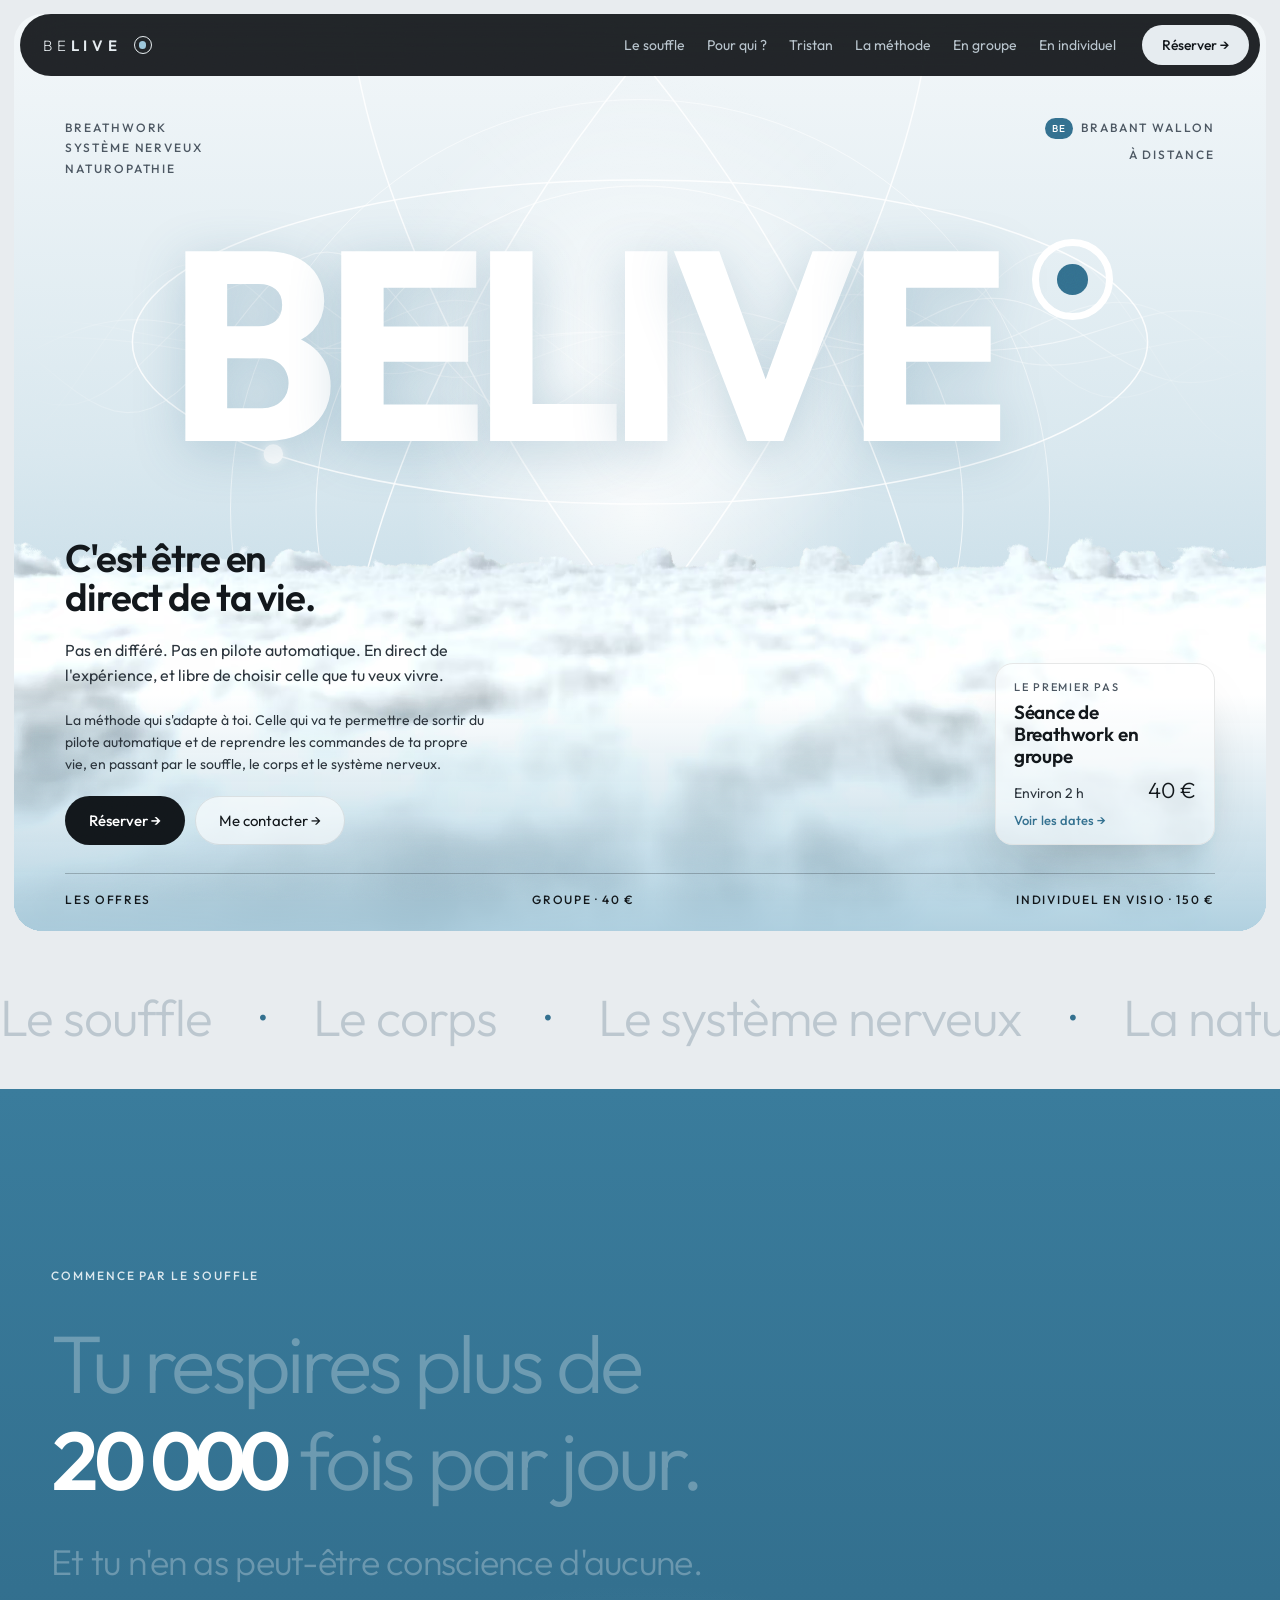
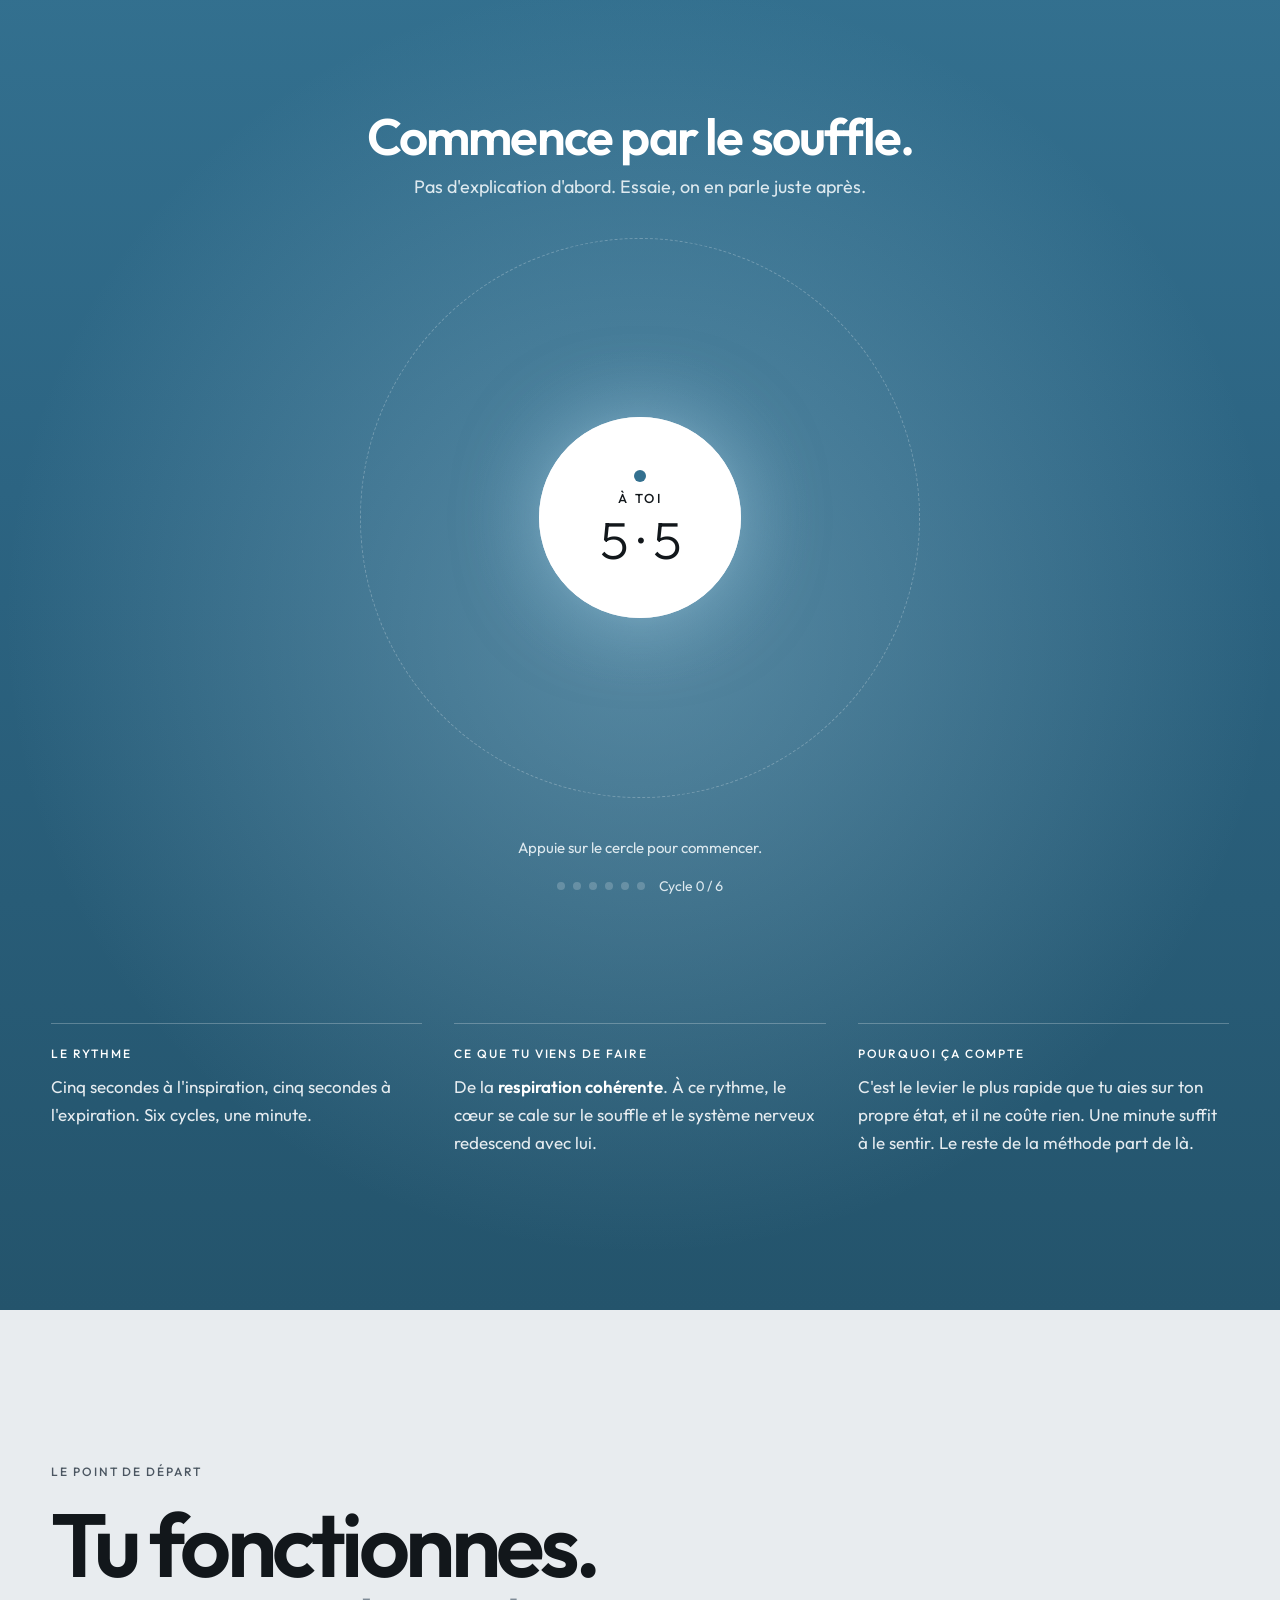
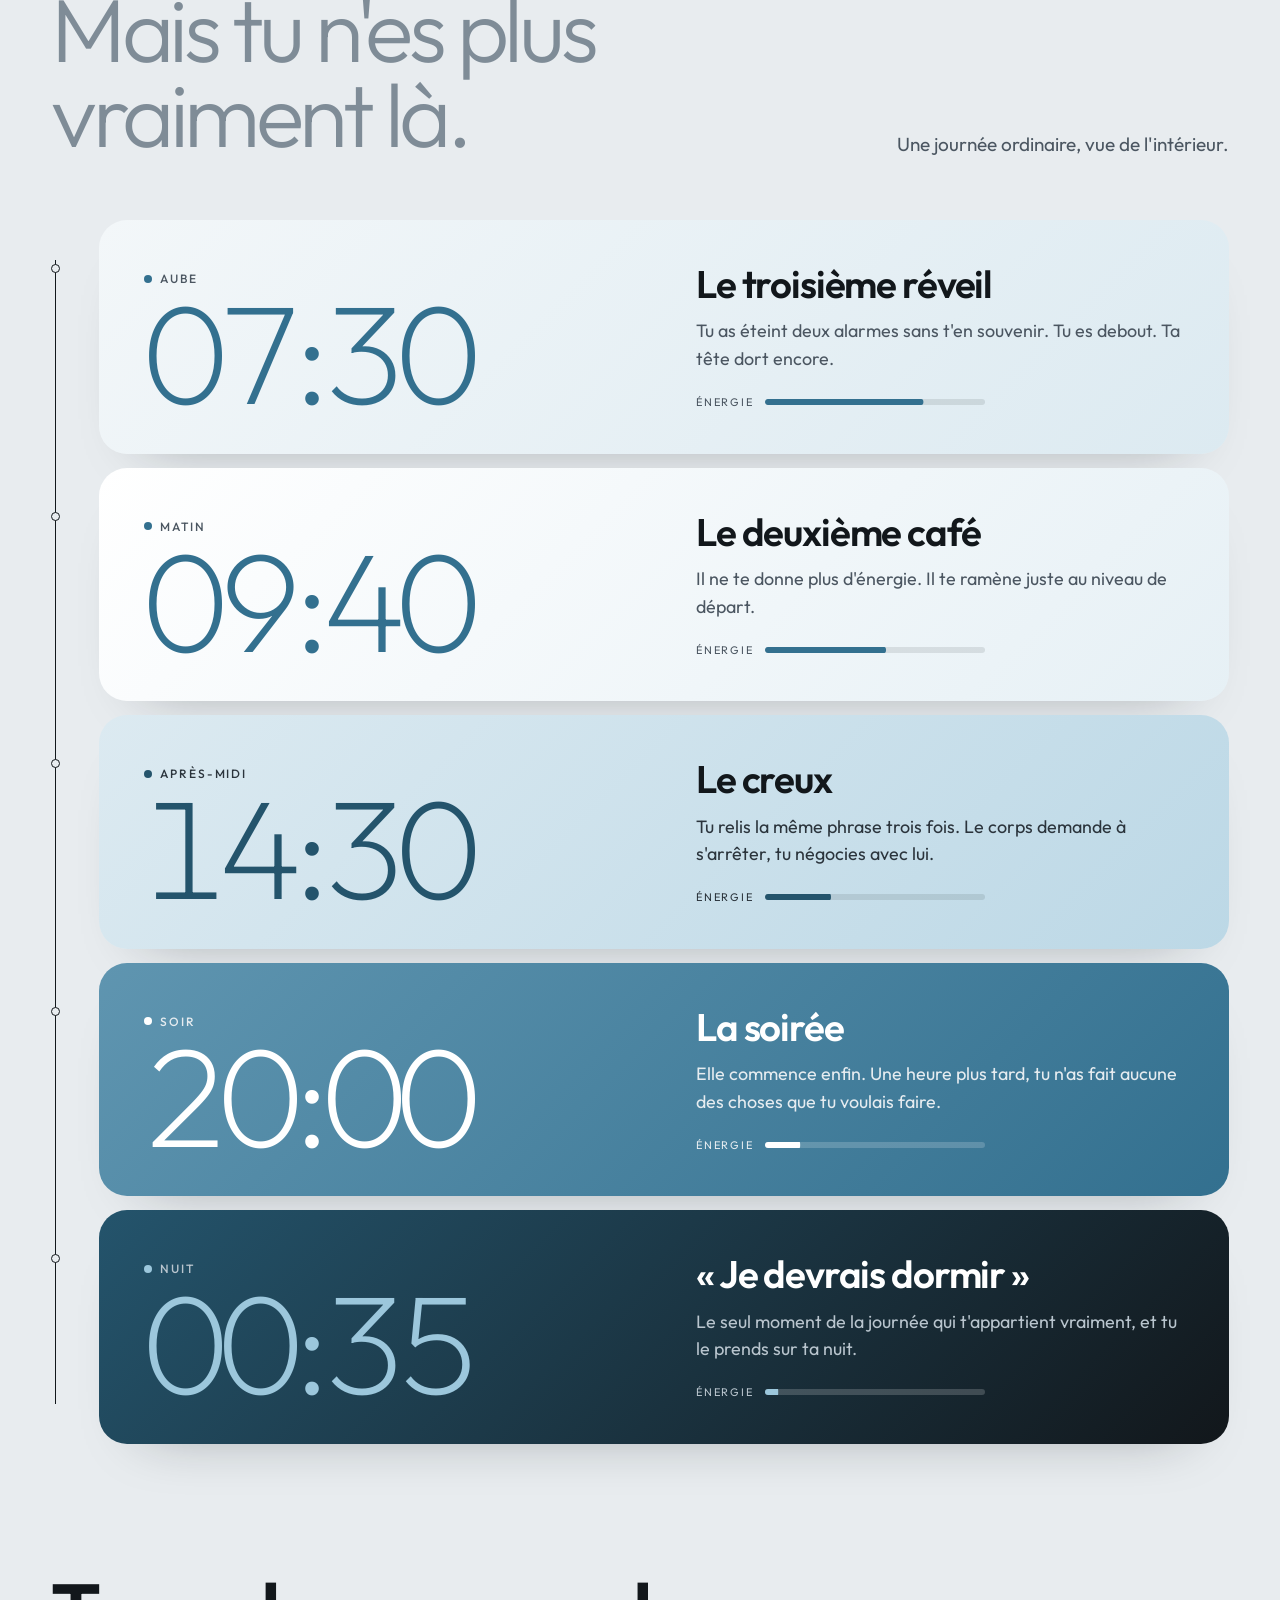
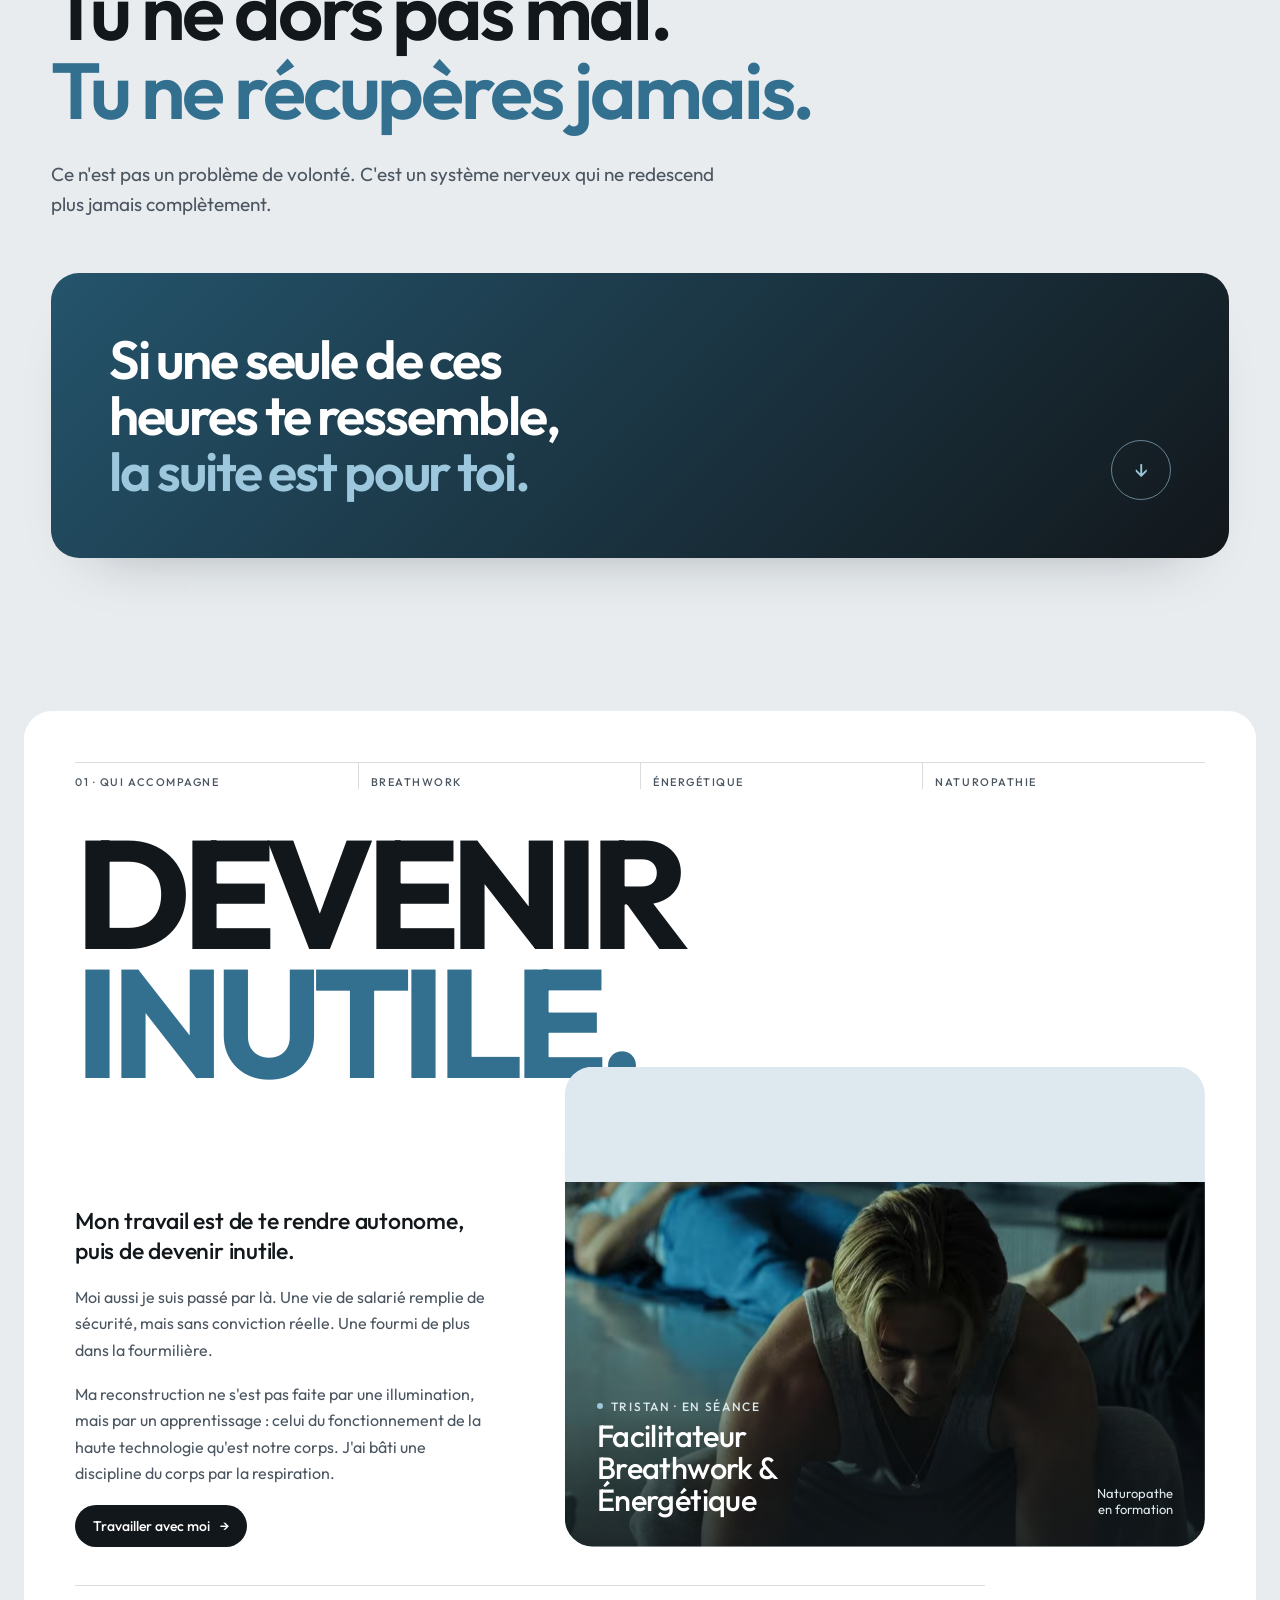
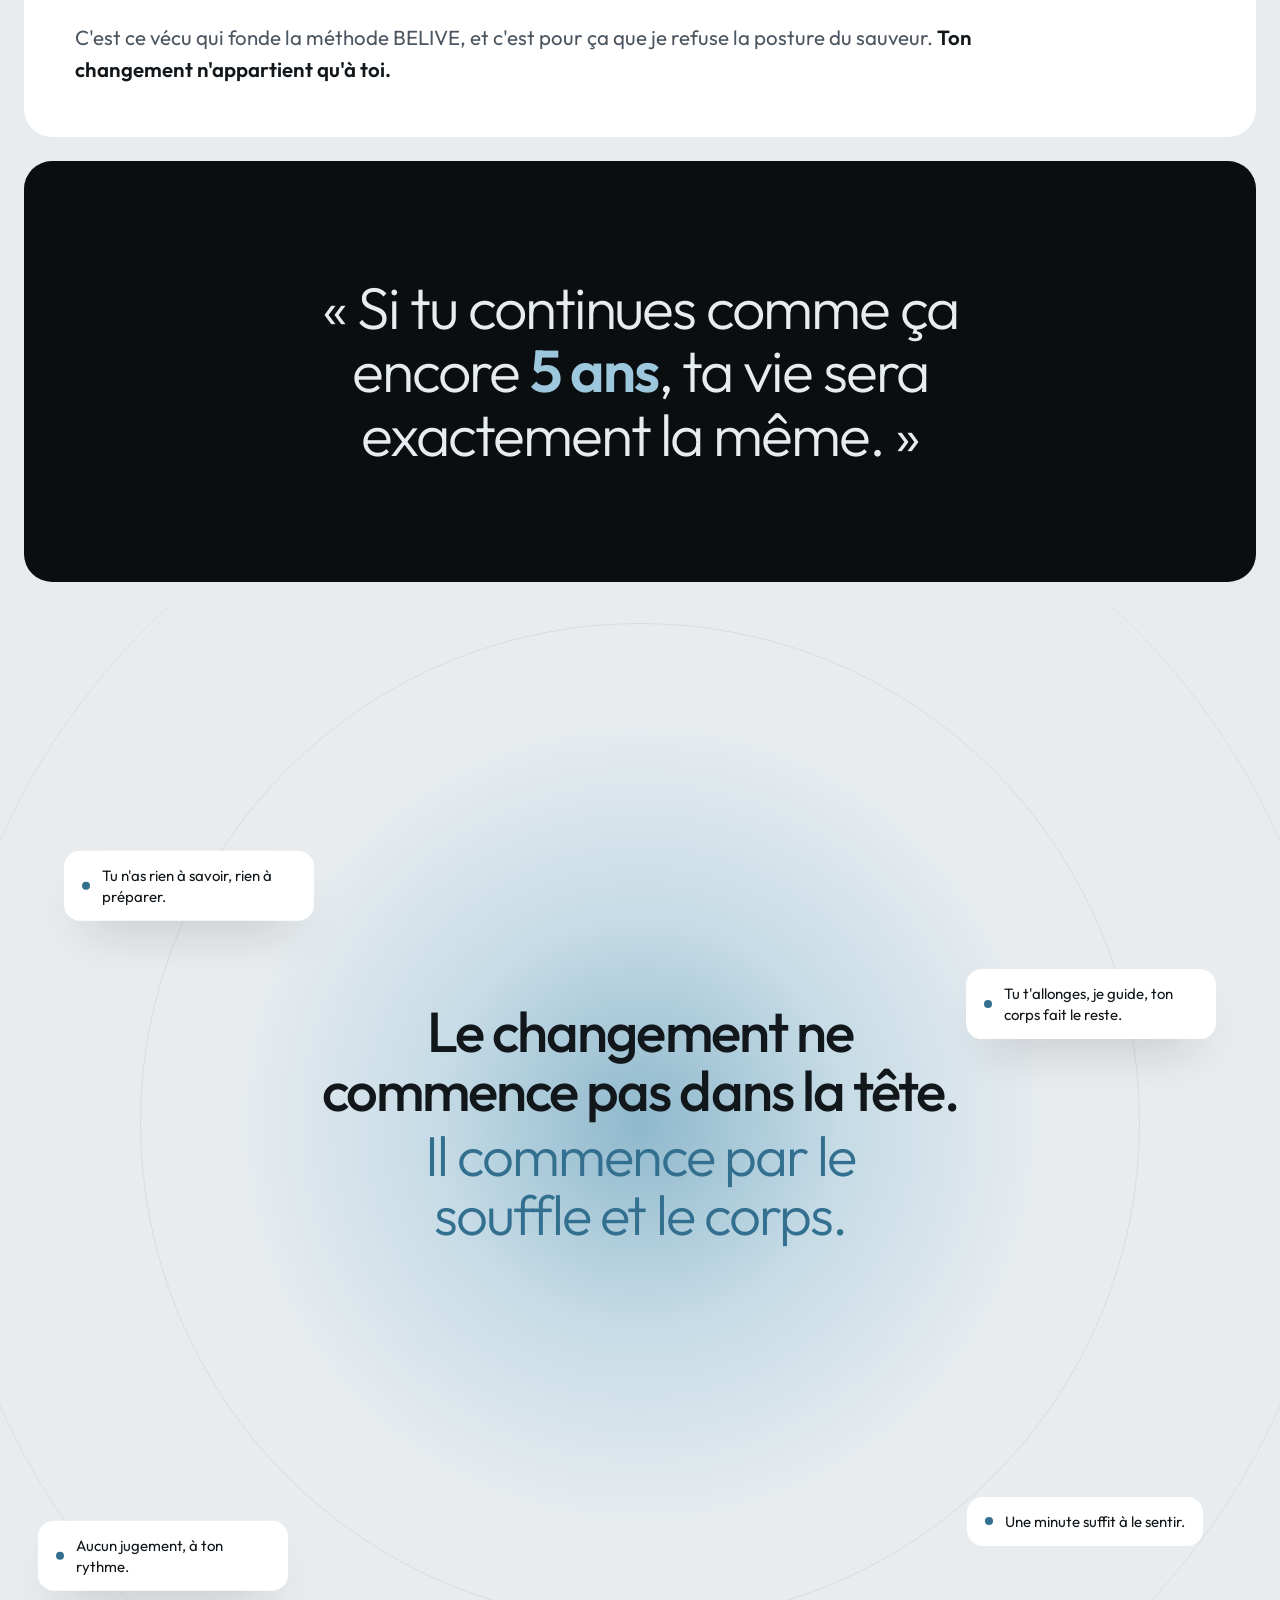
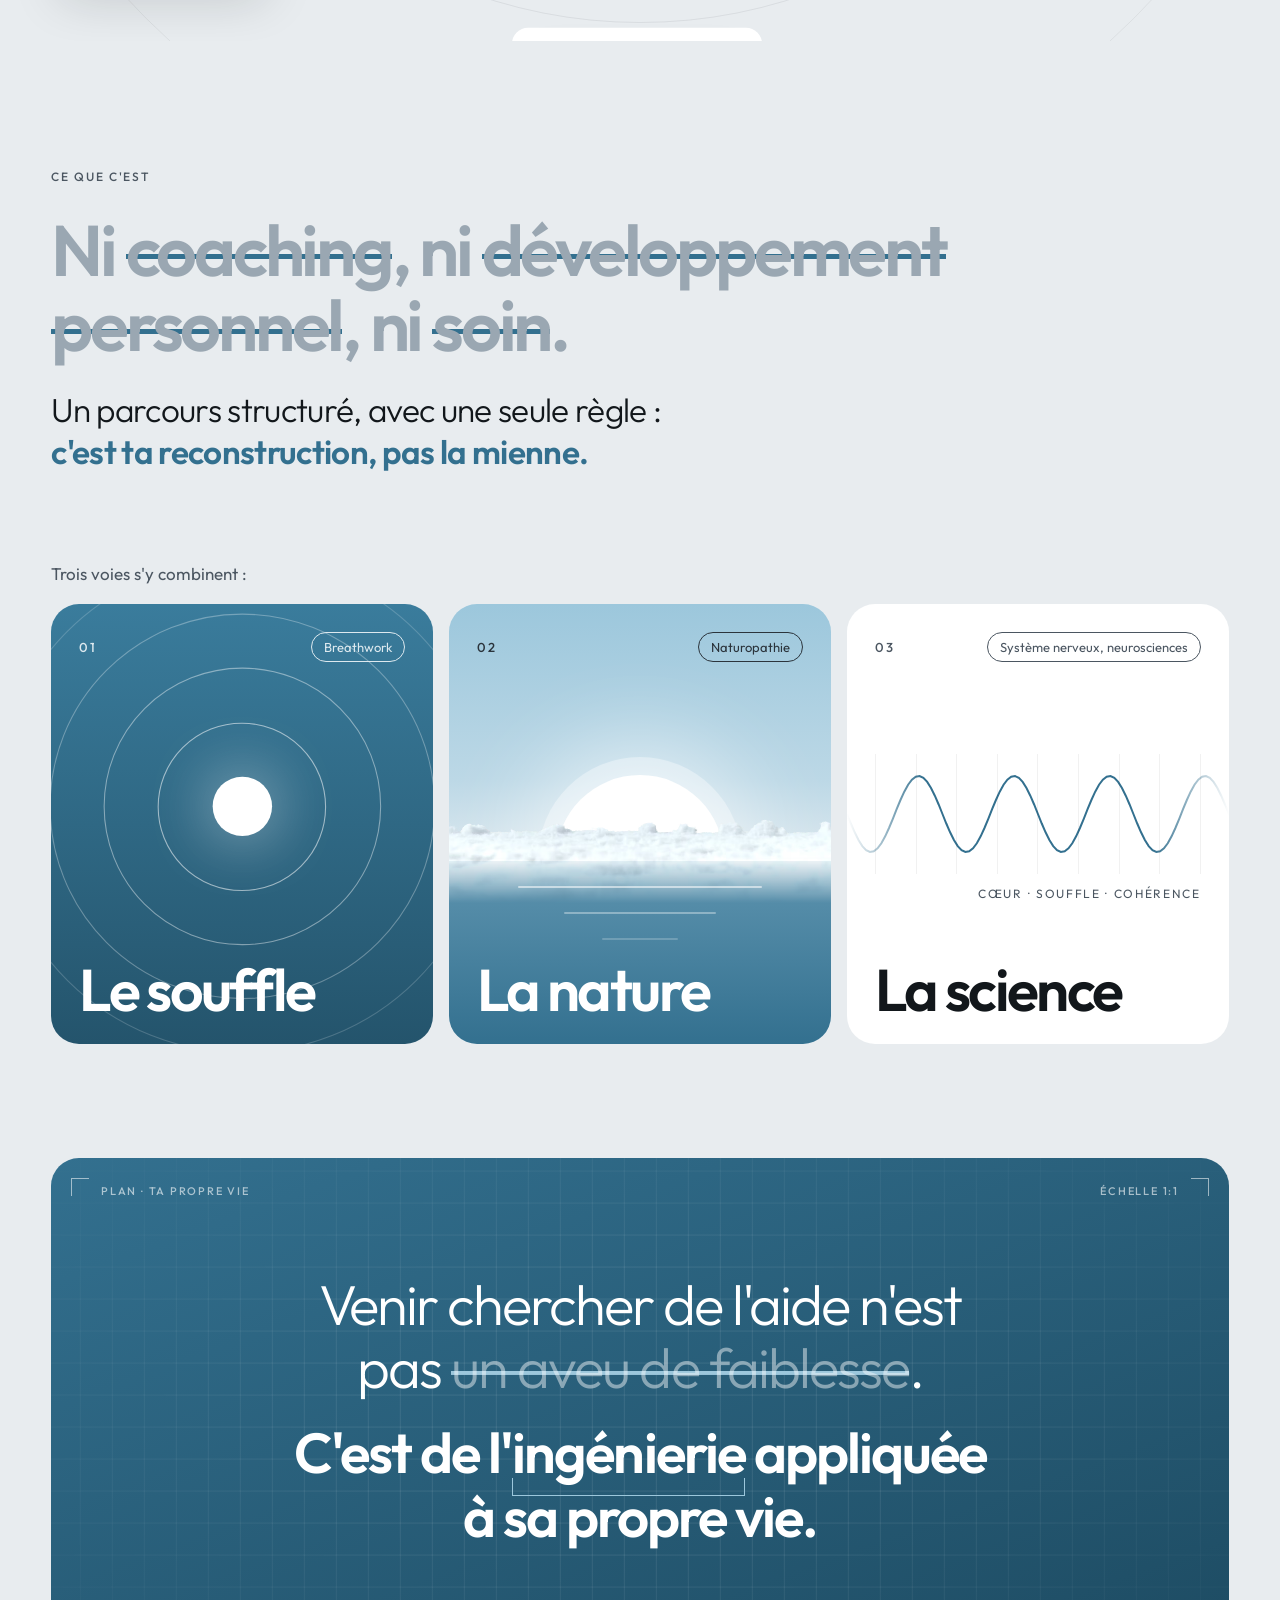
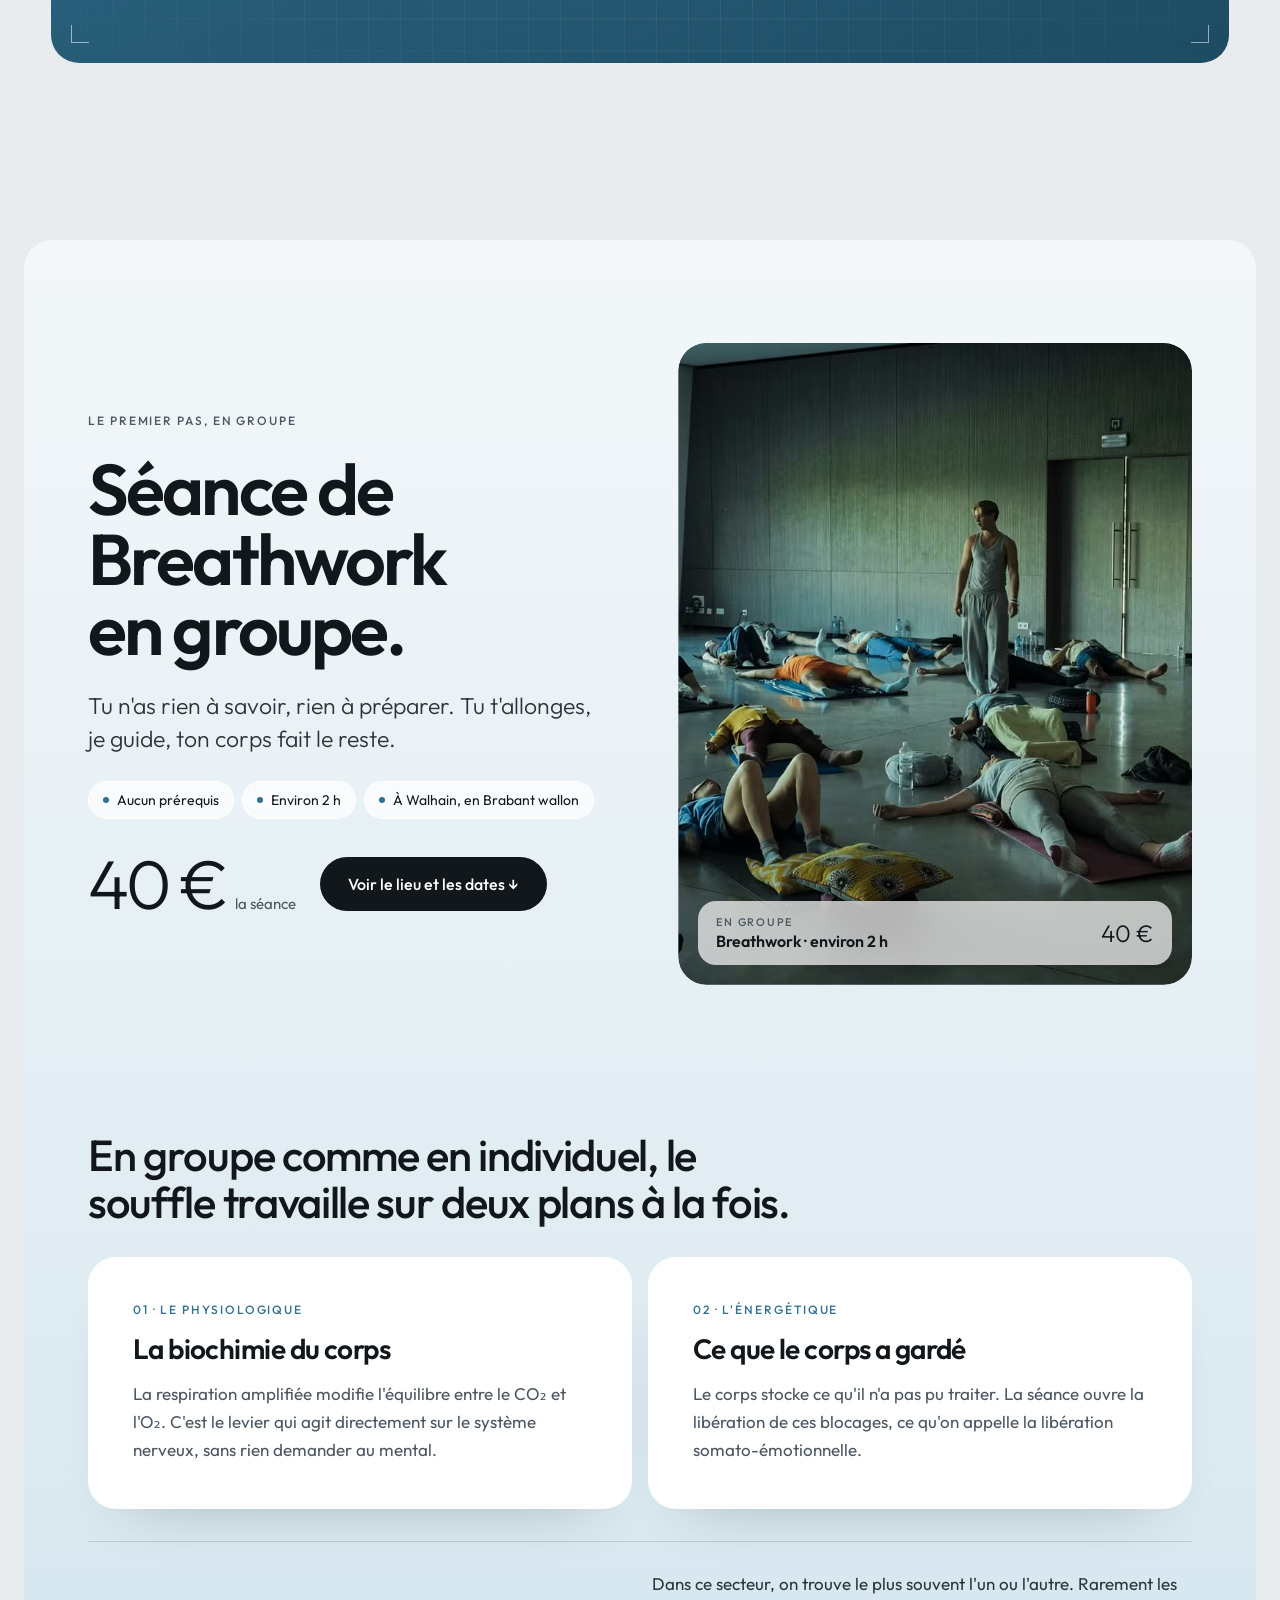
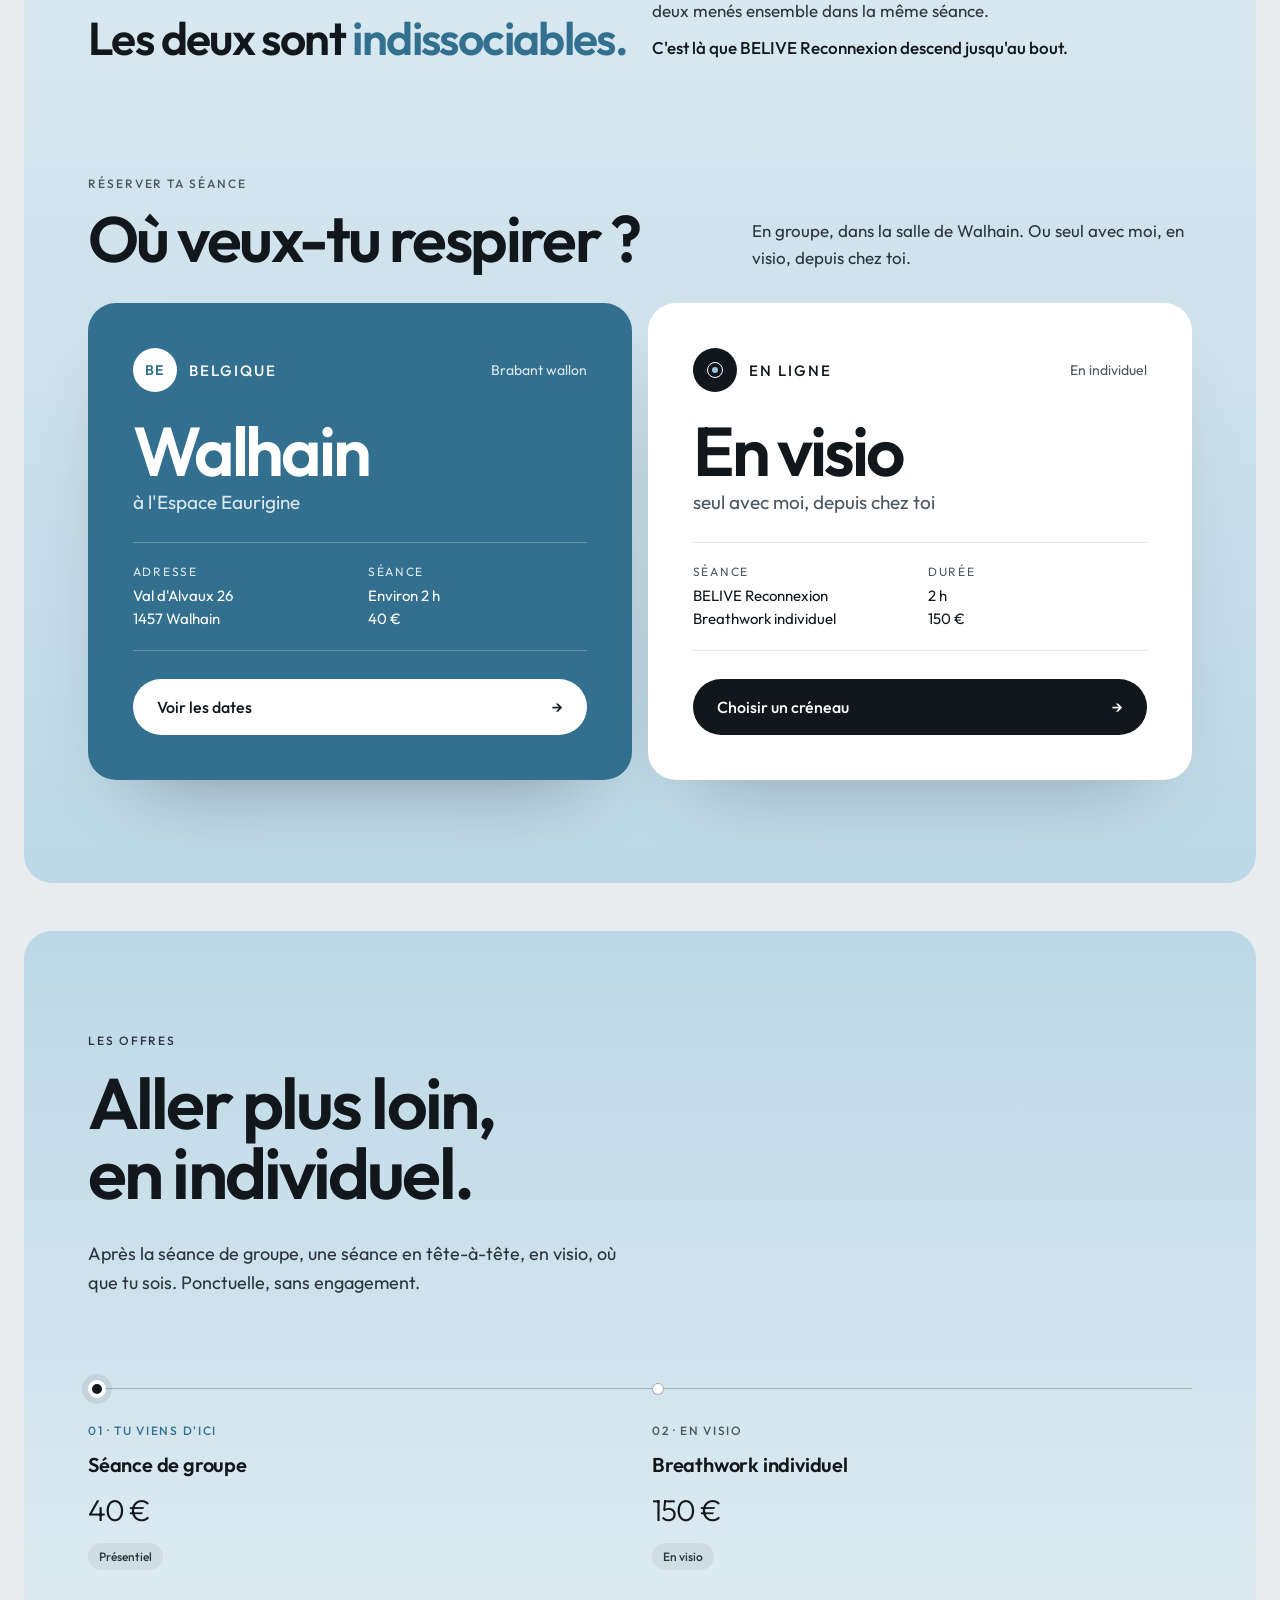
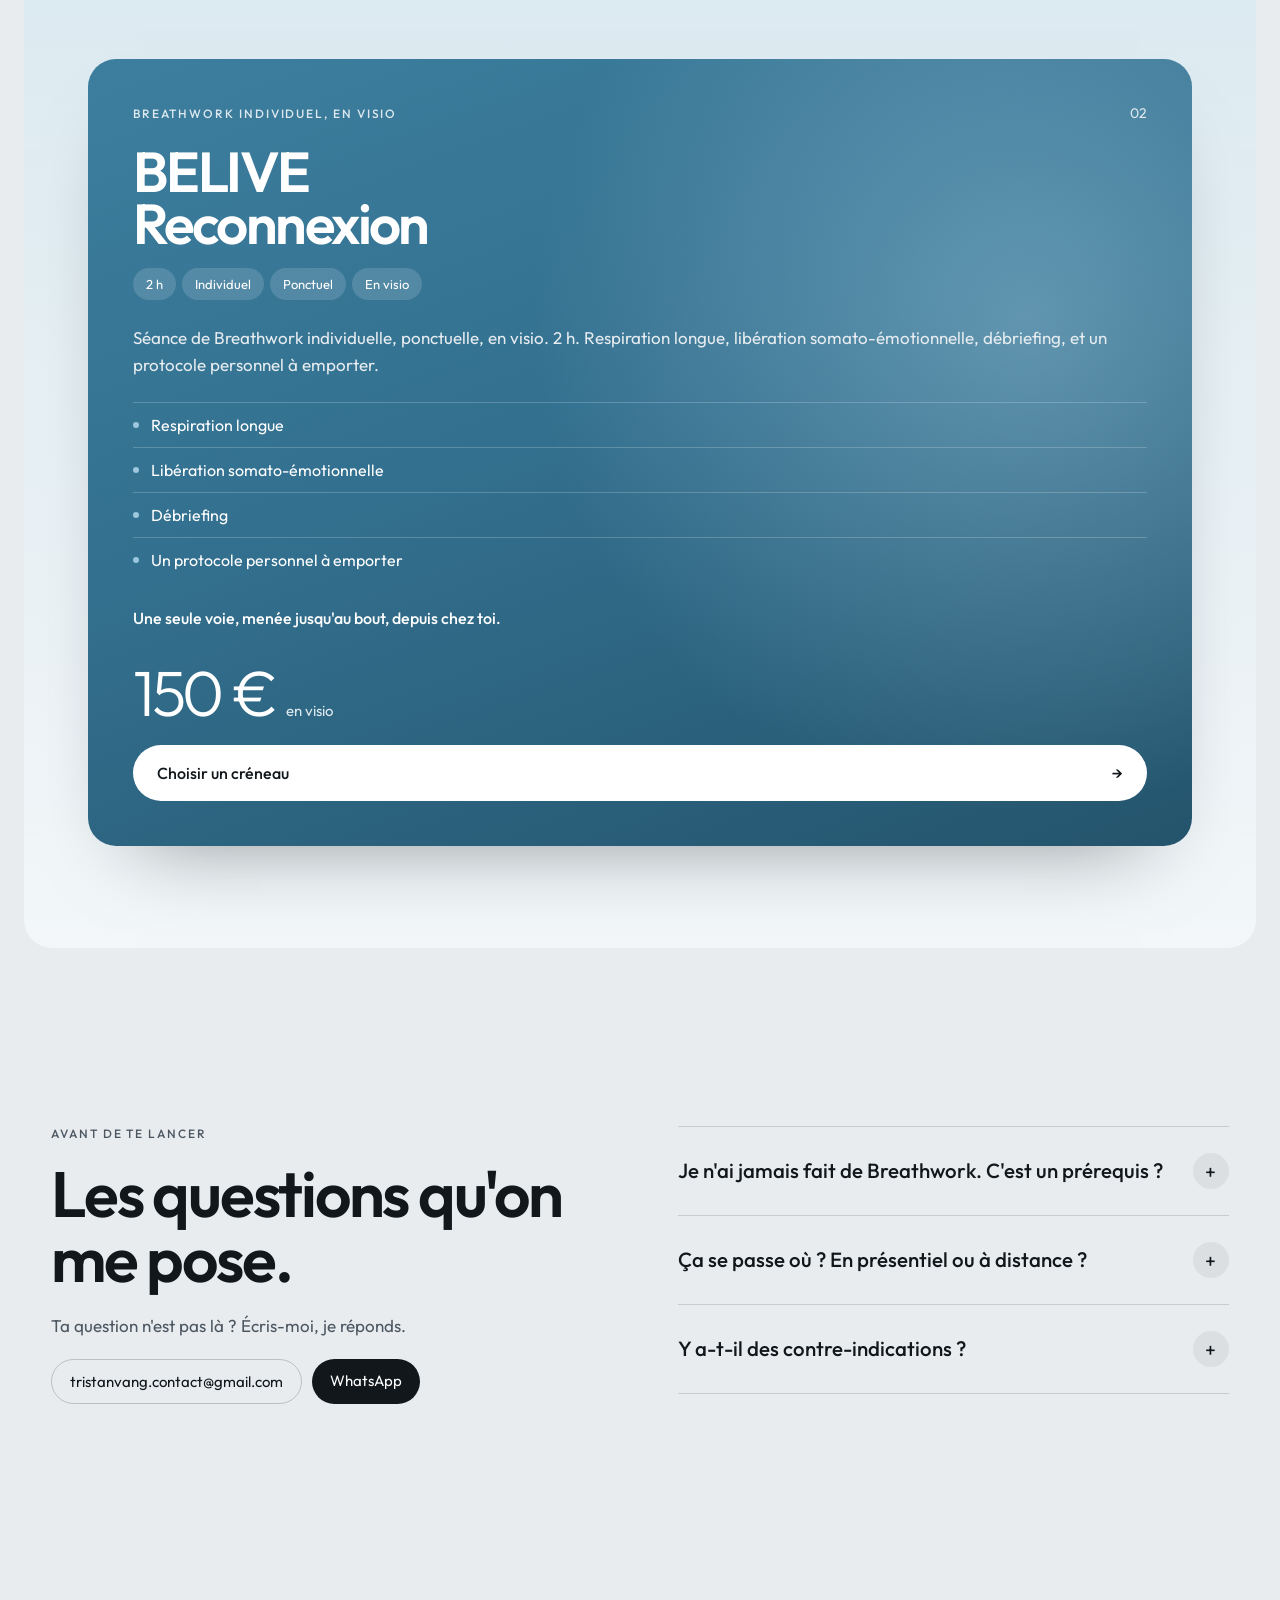
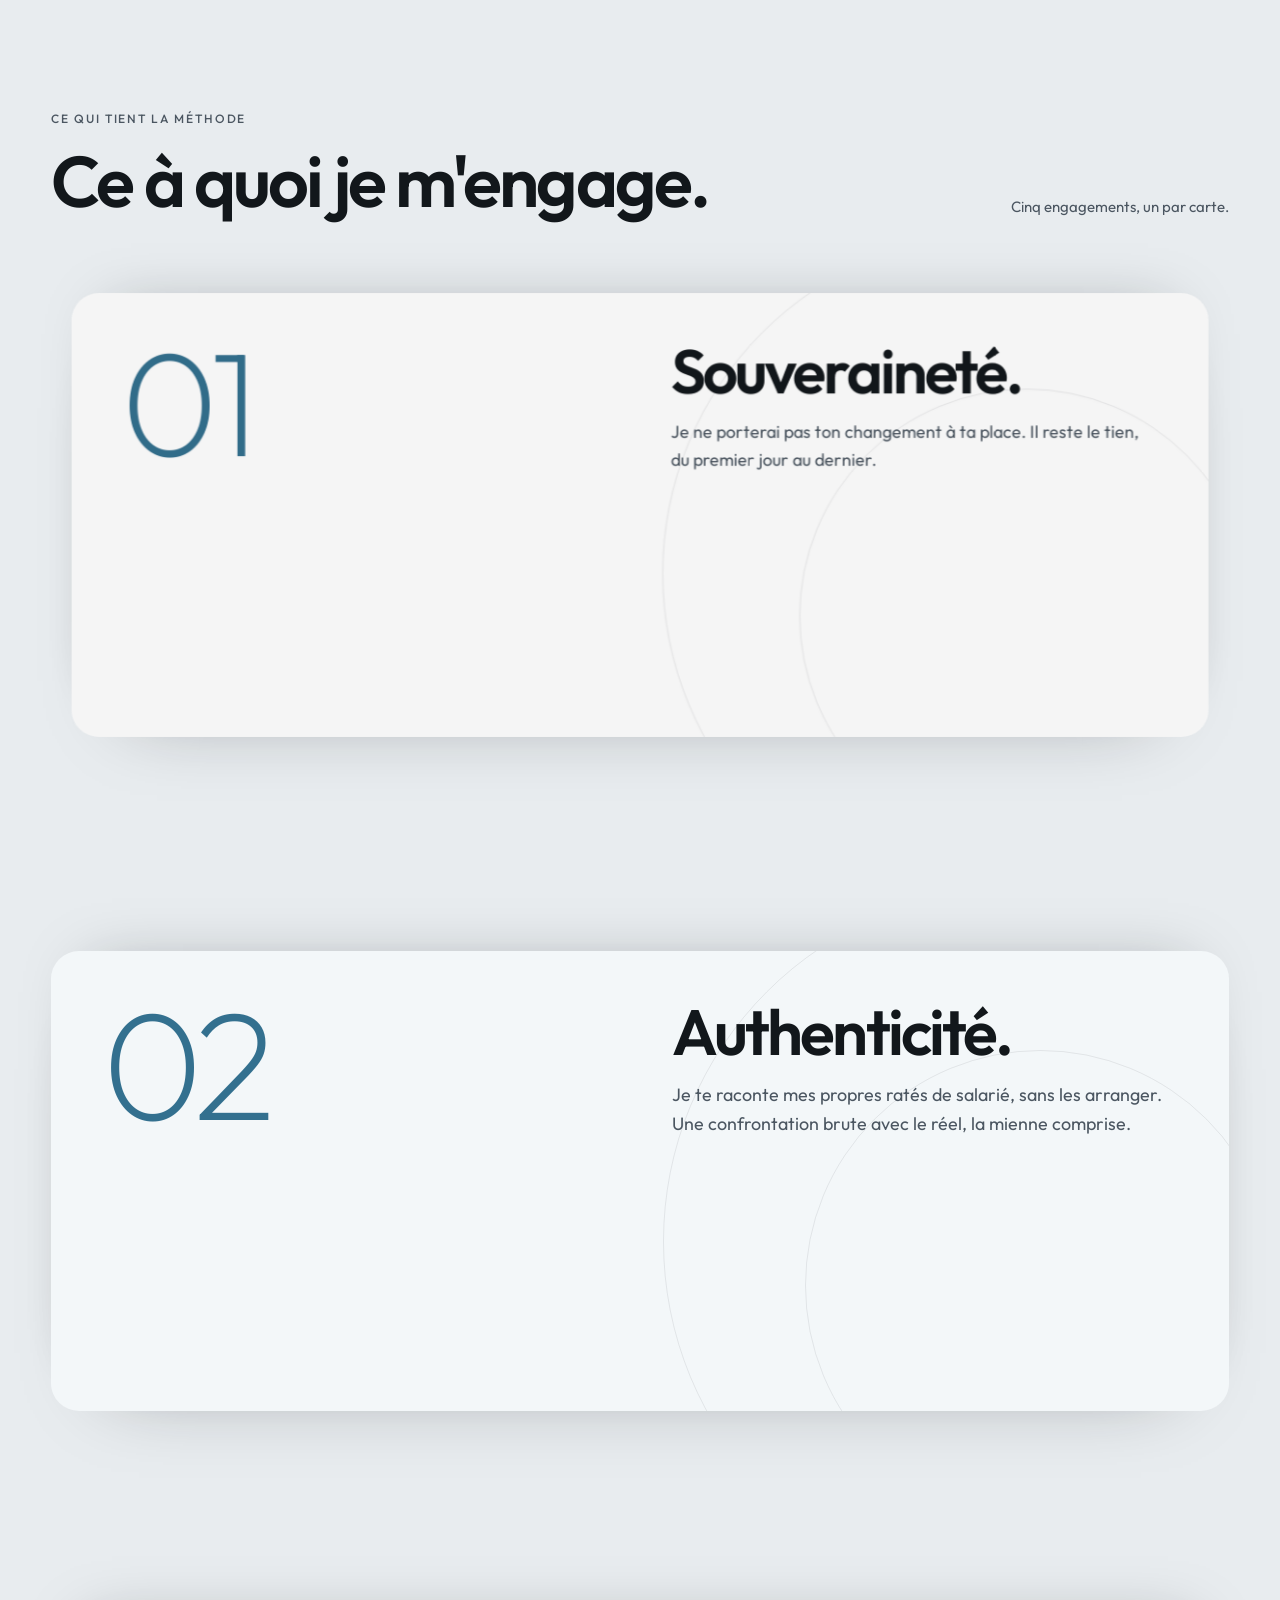
<file: appel/index.html>
<!doctype html>
<html lang="fr">
<head>
<meta charset="utf-8">
<meta name="viewport" content="width=device-width, initial-scale=1">
<!-- Cette adresse menait au protocole RESET, retiré du site le 24/11/2026.
     Elle renvoie vers l'accueil, pour que les liens déjà partagés ne tombent pas
     sur une page introuvable. La version RESET complète est gardée dans le tag
     git « archive-reset ». -->
<title>BELIVE</title>
<meta name="robots" content="noindex,follow">
<link rel="canonical" href="https://belivemethode.com/">
<meta http-equiv="refresh" content="0; url=/">
<script>location.replace("/");</script>
</head>
<body>
<p><a href="/">belivemethode.com</a></p>
</body>
</html>
</file>
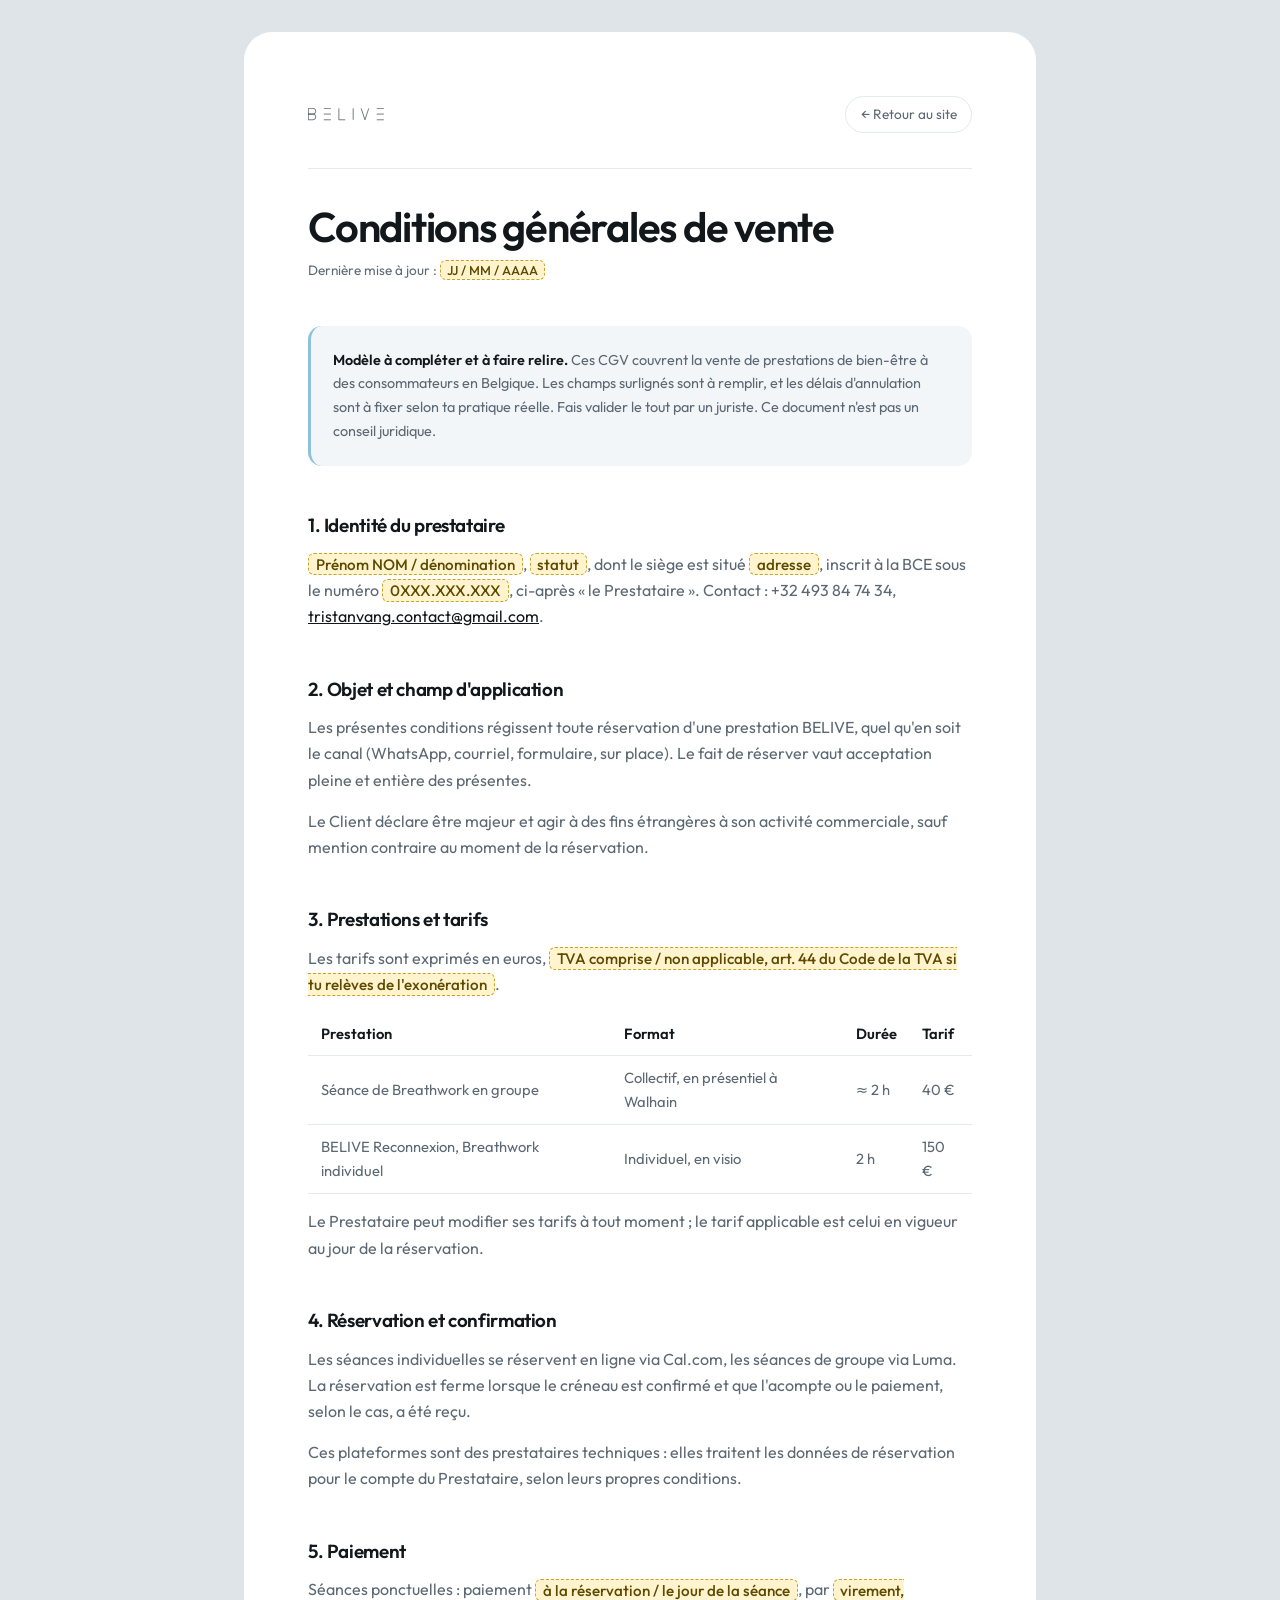
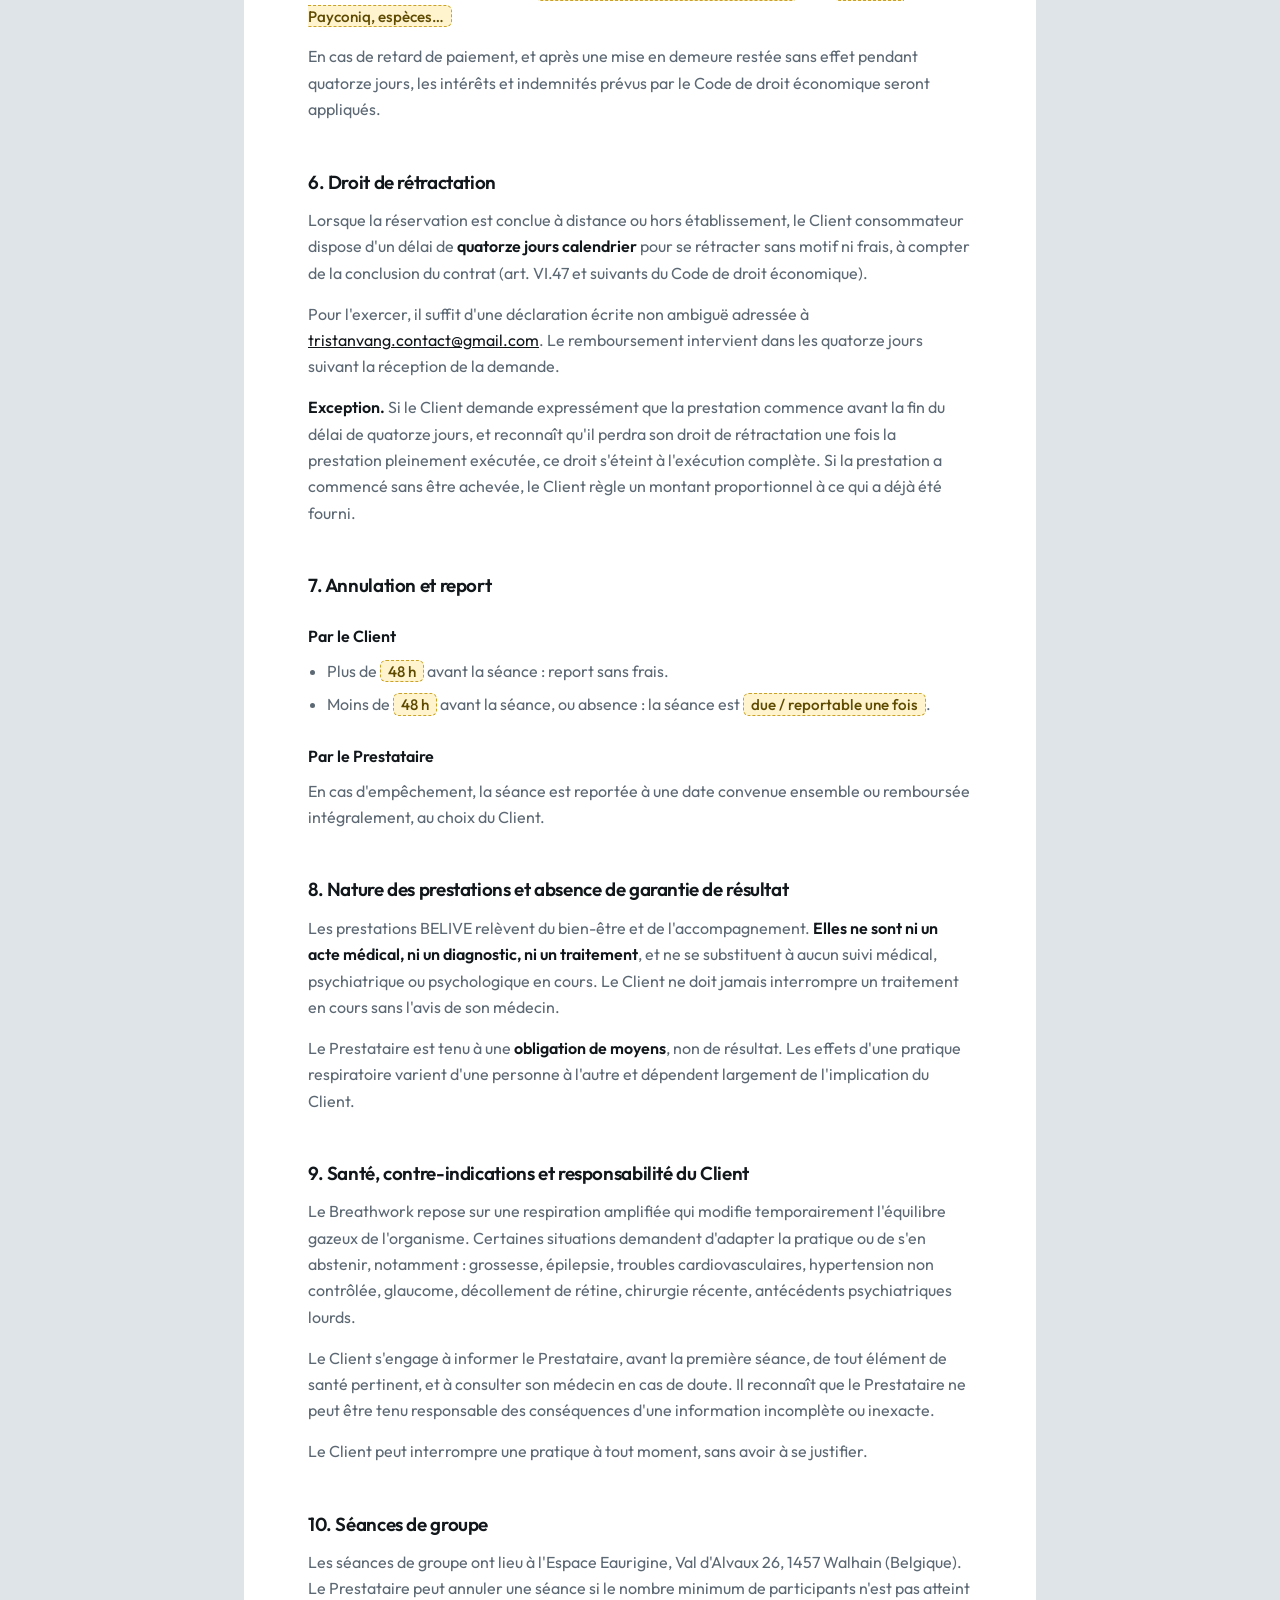
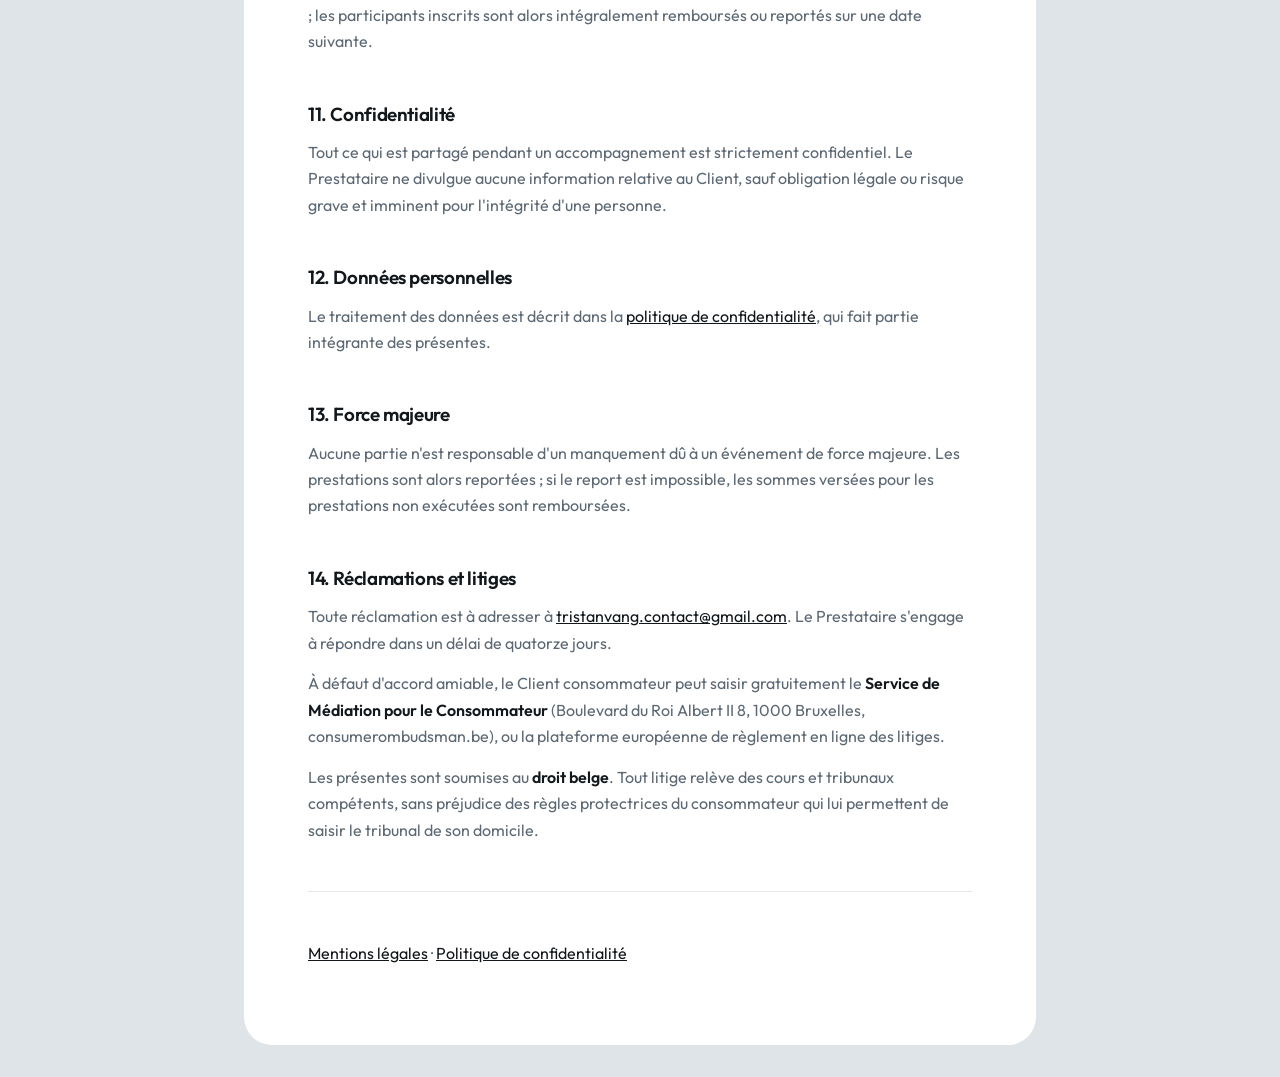
<file: cgv.html>
<!doctype html>
<html lang="fr">
<head>
<meta charset="utf-8">
<meta name="viewport" content="width=device-width, initial-scale=1">
<title>Conditions générales de vente | BELIVE</title>
<meta name="robots" content="noindex,follow">
<link rel="icon" href="assets/img/favicon-192.png" sizes="192x192">
<link rel="icon" href="assets/img/favicon-32.png?v=2" sizes="32x32">
<link rel="stylesheet" href="assets/legal.css">
<script>
(function(){try{var m=localStorage.getItem('belive-theme');
if(m==='light'||m==='dark')document.documentElement.setAttribute('data-theme',m);}catch(e){}})();
</script>
</head>
<body>

<main class="doc">
  <div class="doc__nav">
    <svg viewBox="-3 -3 668 109" role="img" aria-label="BELIVE">
      <g fill="none" stroke="currentColor" stroke-width="5" stroke-linecap="butt">
        <path d="M0,0 V100"/>
        <path d="M0,0 H40 A25,25 0 0 1 40,50 H0"/>
        <path d="M0,50 H40 A25,25 0 0 1 40,100 H0"/>
        <path d="M135,0 H197 M135,50 H197 M135,100 H197"/>
        <path d="M267,0 V100 H322"/>
        <path d="M392,0 V100"/>
        <path d="M462,0 L495,100 L528,0"/>
        <path d="M598,0 H660 M598,50 H660 M598,100 H660"/>
      </g>
    </svg>
    <a class="doc__back" href="index.html">← Retour au site</a>
  </div>

  <h1>Conditions générales de vente</h1>
  <p class="maj">Dernière mise à jour : <span class="tbd">JJ / MM / AAAA</span></p>

  <div class="avis">
    <p><strong>Modèle à compléter et à faire relire.</strong> Ces CGV couvrent la vente
    de prestations de bien-être à des consommateurs en Belgique. Les champs surlignés
    sont à remplir, et les délais d'annulation sont à fixer selon ta pratique réelle.
    Fais valider le tout par un juriste. Ce document n'est pas un conseil juridique.</p>
  </div>

  <h2>1. Identité du prestataire</h2>
  <p><span class="tbd">Prénom NOM / dénomination</span>, <span class="tbd">statut</span>,
  dont le siège est situé <span class="tbd">adresse</span>, inscrit à la BCE sous le
  numéro <span class="tbd">0XXX.XXX.XXX</span>, ci-après « le Prestataire ».
  Contact : +32 493 84 74 34, <a href="mailto:tristanvang.contact@gmail.com">tristanvang.contact@gmail.com</a>.</p>

  <h2>2. Objet et champ d'application</h2>
  <p>Les présentes conditions régissent toute réservation d'une prestation BELIVE,
  quel qu'en soit le canal (WhatsApp, courriel, formulaire, sur place). Le fait de
  réserver vaut acceptation pleine et entière des présentes.</p>
  <p>Le Client déclare être majeur et agir à des fins étrangères à son activité
  commerciale, sauf mention contraire au moment de la réservation.</p>

  <h2>3. Prestations et tarifs</h2>
  <p>Les tarifs sont exprimés en euros, <span class="tbd">TVA comprise / non applicable,
  art. 44 du Code de la TVA si tu relèves de l'exonération</span>.</p>
  <div class="tbl-wrap">
    <table>
      <thead>
        <tr><th>Prestation</th><th>Format</th><th>Durée</th><th>Tarif</th></tr>
      </thead>
      <tbody>
        <tr><td>Séance de Breathwork en groupe</td><td>Collectif, en présentiel à Walhain</td><td>≈ 2 h</td><td>40 €</td></tr>
        <tr><td>BELIVE Reconnexion, Breathwork individuel</td><td>Individuel, en visio</td><td>2 h</td><td>150 €</td></tr>
      </tbody>
    </table>
  </div>
  <p>Le Prestataire peut modifier ses tarifs à tout moment ; le tarif applicable est
  celui en vigueur au jour de la réservation.</p>

  <h2>4. Réservation et confirmation</h2>
  <p>Les séances individuelles se réservent en ligne via Cal.com, les séances de groupe
  via Luma. La réservation est ferme lorsque le créneau est confirmé et que l'acompte ou
  le paiement, selon le cas, a été reçu.</p>
  <p>Ces plateformes sont des prestataires techniques : elles traitent les données de
  réservation pour le compte du Prestataire, selon leurs propres conditions.</p>

  <h2>5. Paiement</h2>
  <p>Séances ponctuelles : paiement <span class="tbd">à la réservation / le jour de la
  séance</span>, par <span class="tbd">virement, Payconiq, espèces…</span></p>
  <p>En cas de retard de paiement, et après une mise en demeure restée sans effet pendant
  quatorze jours, les intérêts et indemnités prévus par le Code de droit économique
  seront appliqués.</p>

  <h2>6. Droit de rétractation</h2>
  <p>Lorsque la réservation est conclue à distance ou hors établissement, le Client
  consommateur dispose d'un délai de <strong>quatorze jours calendrier</strong> pour se
  rétracter sans motif ni frais, à compter de la conclusion du contrat
  (art. VI.47 et suivants du Code de droit économique).</p>
  <p>Pour l'exercer, il suffit d'une déclaration écrite non ambiguë adressée à
  <a href="mailto:tristanvang.contact@gmail.com">tristanvang.contact@gmail.com</a>. Le remboursement intervient dans les
  quatorze jours suivant la réception de la demande.</p>
  <p><strong>Exception.</strong> Si le Client demande expressément que la prestation
  commence avant la fin du délai de quatorze jours, et reconnaît qu'il perdra son droit
  de rétractation une fois la prestation pleinement exécutée, ce droit s'éteint à
  l'exécution complète. Si la prestation a commencé sans être achevée, le Client règle
  un montant proportionnel à ce qui a déjà été fourni.</p>

  <h2>7. Annulation et report</h2>
  <h3>Par le Client</h3>
  <ul>
    <li>Plus de <span class="tbd">48 h</span> avant la séance : report sans frais.</li>
    <li>Moins de <span class="tbd">48 h</span> avant la séance, ou absence :
      la séance est <span class="tbd">due / reportable une fois</span>.</li>
  </ul>
  <h3>Par le Prestataire</h3>
  <p>En cas d'empêchement, la séance est reportée à une date convenue ensemble ou
  remboursée intégralement, au choix du Client.</p>

  <h2>8. Nature des prestations et absence de garantie de résultat</h2>
  <p>Les prestations BELIVE relèvent du bien-être et de l'accompagnement.
  <strong>Elles ne sont ni un acte médical, ni un diagnostic, ni un traitement</strong>,
  et ne se substituent à aucun suivi médical, psychiatrique ou psychologique en cours.
  Le Client ne doit jamais interrompre un traitement en cours sans l'avis de son médecin.</p>
  <p>Le Prestataire est tenu à une <strong>obligation de moyens</strong>, non de résultat.
  Les effets d'une pratique respiratoire varient d'une personne à l'autre et dépendent
  largement de l'implication du Client.</p>

  <h2>9. Santé, contre-indications et responsabilité du Client</h2>
  <p>Le Breathwork repose sur une respiration amplifiée qui modifie temporairement
  l'équilibre gazeux de l'organisme. Certaines situations demandent d'adapter la pratique
  ou de s'en abstenir, notamment : grossesse, épilepsie, troubles cardiovasculaires,
  hypertension non contrôlée, glaucome, décollement de rétine, chirurgie récente,
  antécédents psychiatriques lourds.</p>
  <p>Le Client s'engage à informer le Prestataire, avant la première séance, de tout
  élément de santé pertinent, et à consulter son médecin en cas de doute. Il reconnaît
  que le Prestataire ne peut être tenu responsable des conséquences d'une information
  incomplète ou inexacte.</p>
  <p>Le Client peut interrompre une pratique à tout moment, sans avoir à se justifier.</p>

  <h2>10. Séances de groupe</h2>
  <p>Les séances de groupe ont lieu à l'Espace Eaurigine, Val d'Alvaux 26, 1457 Walhain
  (Belgique). Le Prestataire peut annuler une séance si le nombre minimum de
  participants n'est pas atteint ; les participants inscrits sont alors intégralement
  remboursés ou reportés sur une date suivante.</p>

  <h2>11. Confidentialité</h2>
  <p>Tout ce qui est partagé pendant un accompagnement est strictement confidentiel.
  Le Prestataire ne divulgue aucune information relative au Client, sauf obligation
  légale ou risque grave et imminent pour l'intégrité d'une personne.</p>

  <h2>12. Données personnelles</h2>
  <p>Le traitement des données est décrit dans la
  <a href="confidentialite.html">politique de confidentialité</a>, qui fait partie
  intégrante des présentes.</p>

  <h2>13. Force majeure</h2>
  <p>Aucune partie n'est responsable d'un manquement dû à un événement de force majeure.
  Les prestations sont alors reportées ; si le report est impossible, les sommes versées
  pour les prestations non exécutées sont remboursées.</p>

  <h2>14. Réclamations et litiges</h2>
  <p>Toute réclamation est à adresser à <a href="mailto:tristanvang.contact@gmail.com">tristanvang.contact@gmail.com</a>.
  Le Prestataire s'engage à répondre dans un délai de quatorze jours.</p>
  <p>À défaut d'accord amiable, le Client consommateur peut saisir gratuitement le
  <strong>Service de Médiation pour le Consommateur</strong> (Boulevard du Roi Albert II 8,
  1000 Bruxelles, consumerombudsman.be), ou la plateforme européenne de règlement en
  ligne des litiges.</p>
  <p>Les présentes sont soumises au <strong>droit belge</strong>. Tout litige relève des
  cours et tribunaux compétents, sans préjudice des règles protectrices du consommateur
  qui lui permettent de saisir le tribunal de son domicile.</p>

  <hr>
  <p><a href="mentions-legales.html">Mentions légales</a> ·
     <a href="confidentialite.html">Politique de confidentialité</a></p>
</main>

</body>
</html>
</file>
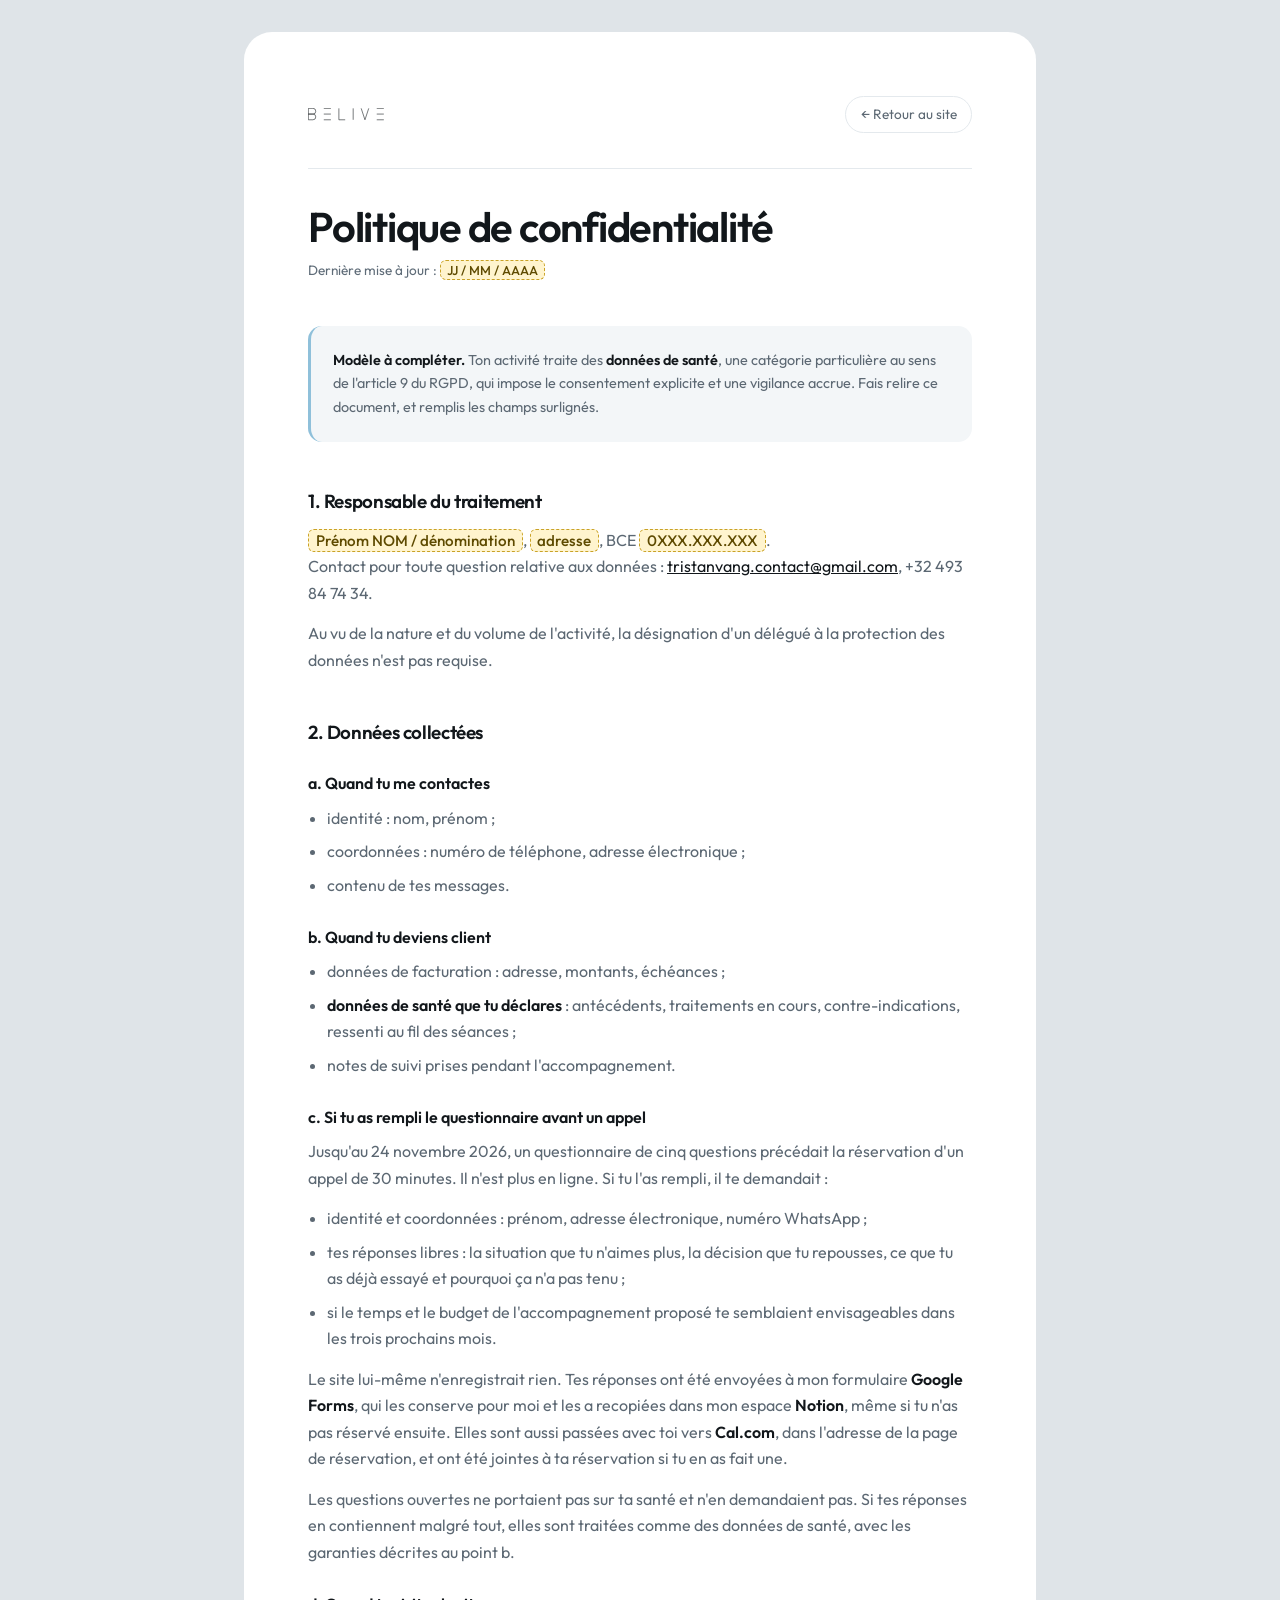
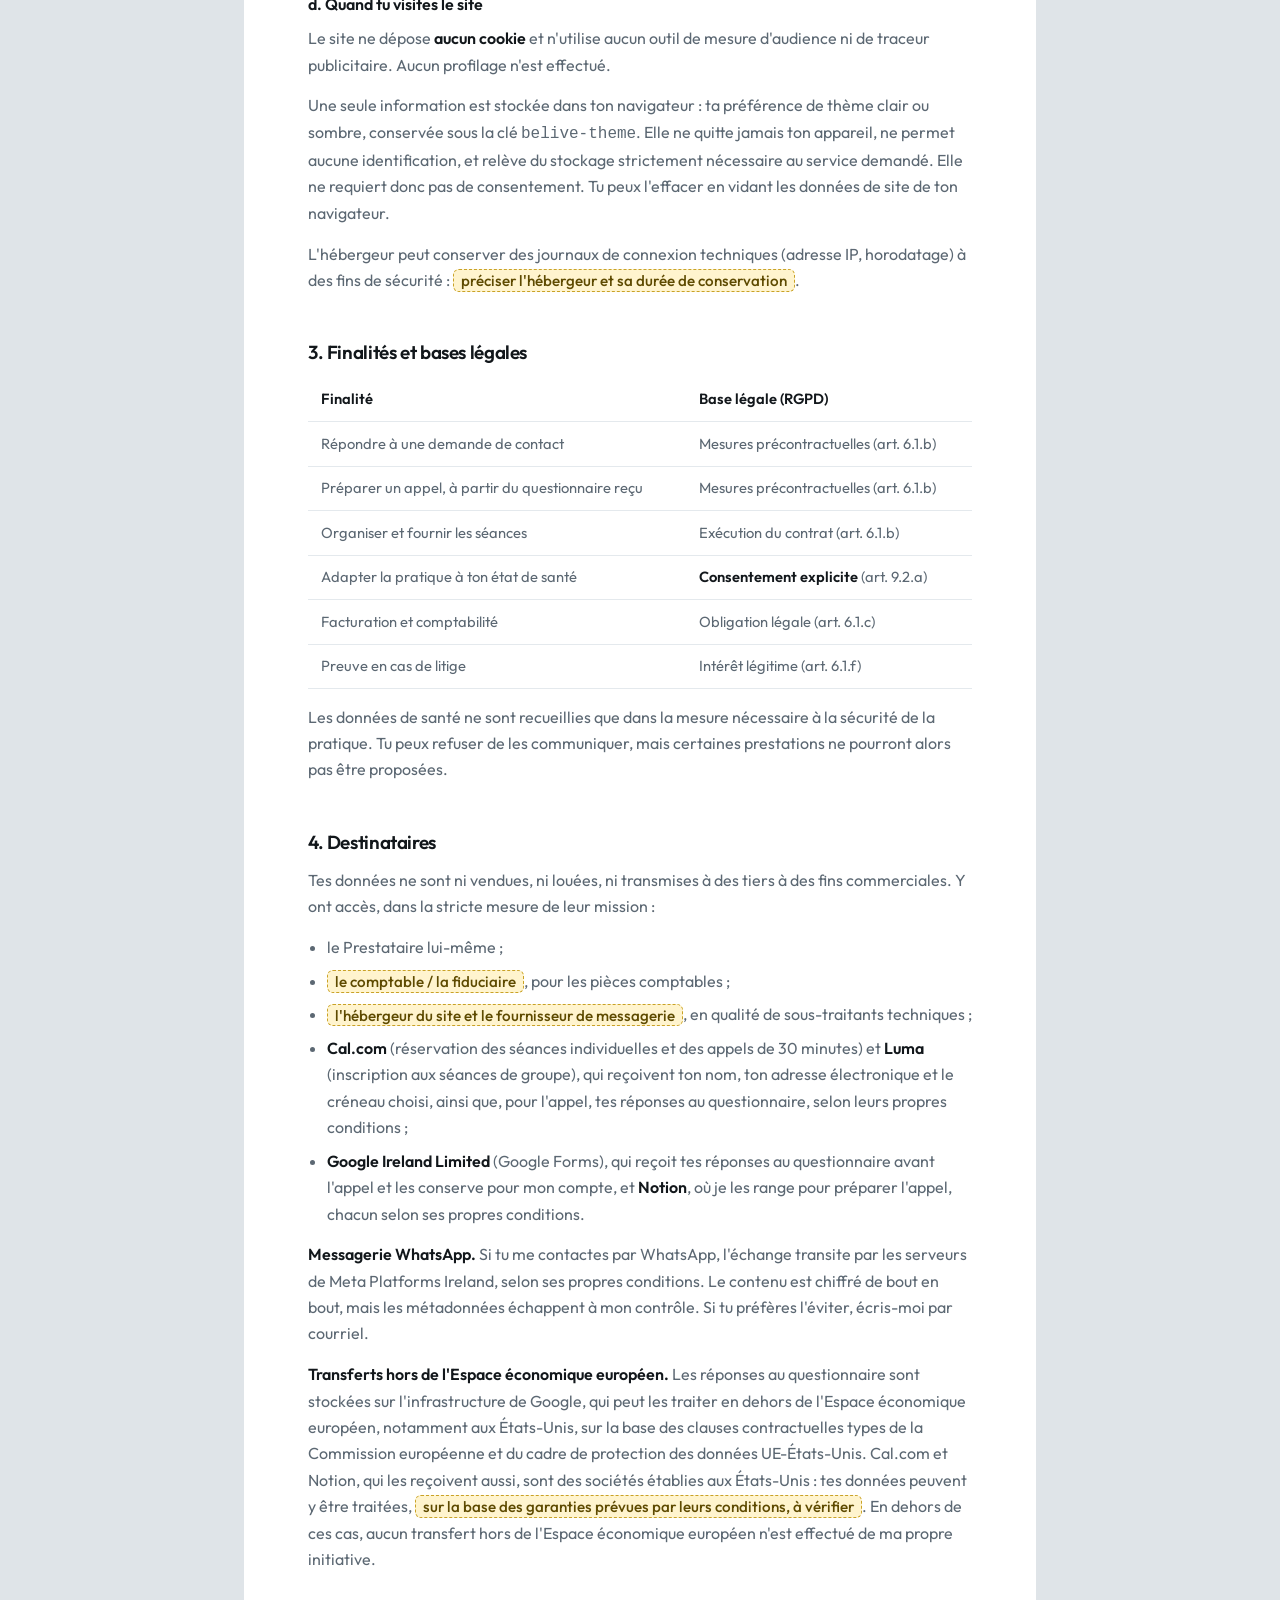
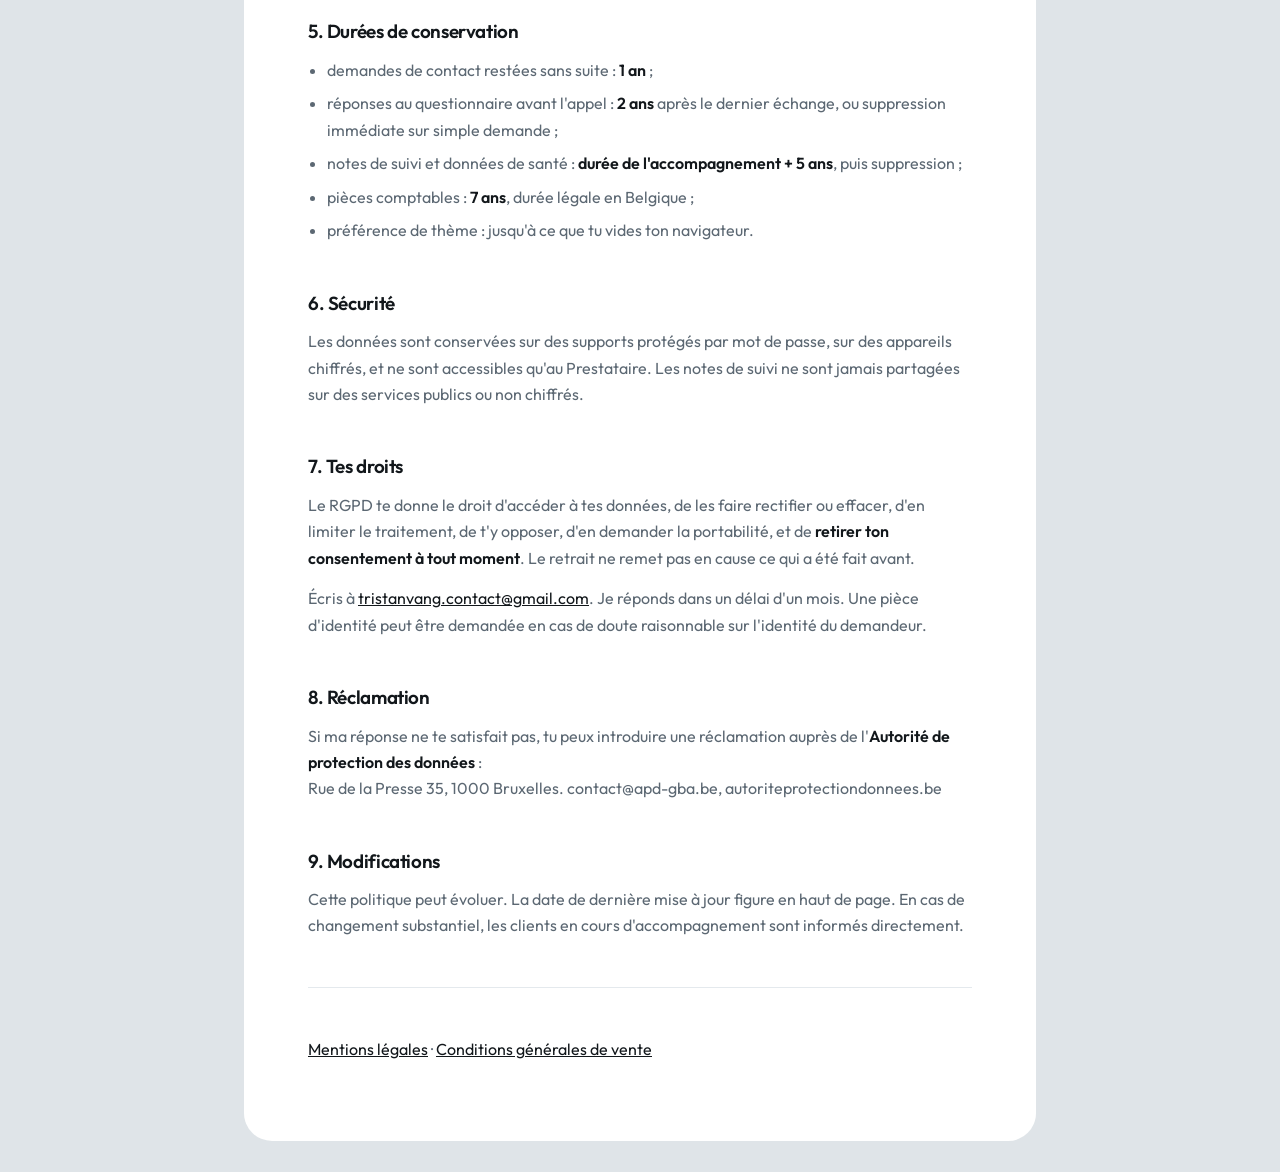
<file: confidentialite.html>
<!doctype html>
<html lang="fr">
<head>
<meta charset="utf-8">
<meta name="viewport" content="width=device-width, initial-scale=1">
<title>Politique de confidentialité | BELIVE</title>
<meta name="robots" content="noindex,follow">
<link rel="icon" href="assets/img/favicon-192.png" sizes="192x192">
<link rel="icon" href="assets/img/favicon-32.png?v=2" sizes="32x32">
<link rel="stylesheet" href="assets/legal.css">
<script>
(function(){try{var m=localStorage.getItem('belive-theme');
if(m==='light'||m==='dark')document.documentElement.setAttribute('data-theme',m);}catch(e){}})();
</script>
</head>
<body>

<main class="doc">
  <div class="doc__nav">
    <svg viewBox="-3 -3 668 109" role="img" aria-label="BELIVE">
      <g fill="none" stroke="currentColor" stroke-width="5" stroke-linecap="butt">
        <path d="M0,0 V100"/>
        <path d="M0,0 H40 A25,25 0 0 1 40,50 H0"/>
        <path d="M0,50 H40 A25,25 0 0 1 40,100 H0"/>
        <path d="M135,0 H197 M135,50 H197 M135,100 H197"/>
        <path d="M267,0 V100 H322"/>
        <path d="M392,0 V100"/>
        <path d="M462,0 L495,100 L528,0"/>
        <path d="M598,0 H660 M598,50 H660 M598,100 H660"/>
      </g>
    </svg>
    <a class="doc__back" href="index.html">← Retour au site</a>
  </div>

  <h1>Politique de confidentialité</h1>
  <p class="maj">Dernière mise à jour : <span class="tbd">JJ / MM / AAAA</span></p>

  <div class="avis">
    <p><strong>Modèle à compléter.</strong> Ton activité traite des
    <strong>données de santé</strong>, une catégorie particulière au sens de
    l'article 9 du RGPD, qui impose le consentement explicite et une vigilance accrue.
    Fais relire ce document, et remplis les champs surlignés.</p>
  </div>

  <h2>1. Responsable du traitement</h2>
  <p><span class="tbd">Prénom NOM / dénomination</span>,
  <span class="tbd">adresse</span>, BCE <span class="tbd">0XXX.XXX.XXX</span>.<br>
  Contact pour toute question relative aux données :
  <a href="mailto:tristanvang.contact@gmail.com">tristanvang.contact@gmail.com</a>, +32 493 84 74 34.</p>
  <p>Au vu de la nature et du volume de l'activité, la désignation d'un délégué à la
  protection des données n'est pas requise.</p>

  <h2>2. Données collectées</h2>
  <h3>a. Quand tu me contactes</h3>
  <ul>
    <li>identité : nom, prénom&nbsp;;</li>
    <li>coordonnées : numéro de téléphone, adresse électronique&nbsp;;</li>
    <li>contenu de tes messages.</li>
  </ul>
  <h3>b. Quand tu deviens client</h3>
  <ul>
    <li>données de facturation : adresse, montants, échéances&nbsp;;</li>
    <li><strong>données de santé que tu déclares</strong> : antécédents, traitements en
      cours, contre-indications, ressenti au fil des séances&nbsp;;</li>
    <li>notes de suivi prises pendant l'accompagnement.</li>
  </ul>
  <h3>c. Si tu as rempli le questionnaire avant un appel</h3>
  <p>Jusqu'au 24 novembre 2026, un questionnaire de cinq questions précédait la
  réservation d'un appel de 30 minutes. Il n'est plus en ligne. Si tu l'as rempli,
  il te demandait&nbsp;:</p>
  <ul>
    <li>identité et coordonnées : prénom, adresse électronique, numéro WhatsApp&nbsp;;</li>
    <li>tes réponses libres : la situation que tu n'aimes plus, la décision que tu
      repousses, ce que tu as déjà essayé et pourquoi ça n'a pas tenu&nbsp;;</li>
    <li>si le temps et le budget de l'accompagnement proposé te semblaient
      envisageables dans les trois prochains mois.</li>
  </ul>
  <p>Le site lui-même n'enregistrait rien. Tes réponses ont été envoyées à mon
  formulaire <strong>Google Forms</strong>, qui les conserve pour moi et les a recopiées
  dans mon espace <strong>Notion</strong>, même si tu n'as pas réservé ensuite. Elles sont
  aussi passées avec toi vers <strong>Cal.com</strong>, dans l'adresse de la page de
  réservation, et ont été jointes à ta réservation si tu en as fait une.</p>
  <p>Les questions ouvertes ne portaient pas sur ta santé et n'en demandaient pas. Si
  tes réponses en contiennent malgré tout, elles sont traitées comme des données de
  santé, avec les garanties décrites au point b.</p>

  <h3>d. Quand tu visites le site</h3>
  <p>Le site ne dépose <strong>aucun cookie</strong> et n'utilise aucun outil de mesure
  d'audience ni de traceur publicitaire. Aucun profilage n'est effectué.</p>
  <p>Une seule information est stockée dans ton navigateur : ta préférence de thème
  clair ou sombre, conservée sous la clé <code>belive-theme</code>. Elle ne quitte jamais
  ton appareil, ne permet aucune identification, et relève du stockage strictement
  nécessaire au service demandé. Elle ne requiert donc pas de consentement. Tu peux
  l'effacer en vidant les données de site de ton navigateur.</p>
  <p>L'hébergeur peut conserver des journaux de connexion techniques (adresse IP,
  horodatage) à des fins de sécurité :
  <span class="tbd">préciser l'hébergeur et sa durée de conservation</span>.</p>

  <h2>3. Finalités et bases légales</h2>
  <div class="tbl-wrap">
    <table>
      <thead><tr><th>Finalité</th><th>Base légale (RGPD)</th></tr></thead>
      <tbody>
        <tr><td>Répondre à une demande de contact</td><td>Mesures précontractuelles (art. 6.1.b)</td></tr>
        <tr><td>Préparer un appel, à partir du questionnaire reçu</td><td>Mesures précontractuelles (art. 6.1.b)</td></tr>
        <tr><td>Organiser et fournir les séances</td><td>Exécution du contrat (art. 6.1.b)</td></tr>
        <tr><td>Adapter la pratique à ton état de santé</td><td><strong>Consentement explicite</strong> (art. 9.2.a)</td></tr>
        <tr><td>Facturation et comptabilité</td><td>Obligation légale (art. 6.1.c)</td></tr>
        <tr><td>Preuve en cas de litige</td><td>Intérêt légitime (art. 6.1.f)</td></tr>
      </tbody>
    </table>
  </div>
  <p>Les données de santé ne sont recueillies que dans la mesure nécessaire à la
  sécurité de la pratique. Tu peux refuser de les communiquer, mais certaines
  prestations ne pourront alors pas être proposées.</p>

  <h2>4. Destinataires</h2>
  <p>Tes données ne sont ni vendues, ni louées, ni transmises à des tiers à des fins
  commerciales. Y ont accès, dans la stricte mesure de leur mission :</p>
  <ul>
    <li>le Prestataire lui-même&nbsp;;</li>
    <li><span class="tbd">le comptable / la fiduciaire</span>, pour les pièces comptables&nbsp;;</li>
    <li><span class="tbd">l'hébergeur du site et le fournisseur de messagerie</span>,
      en qualité de sous-traitants techniques&nbsp;;</li>
    <li><strong>Cal.com</strong> (réservation des séances individuelles et des appels
      de 30 minutes) et <strong>Luma</strong> (inscription aux séances de
      groupe), qui reçoivent ton nom, ton adresse électronique et le créneau choisi, ainsi
      que, pour l'appel, tes réponses au questionnaire, selon leurs propres conditions&nbsp;;</li>
    <li><strong>Google Ireland Limited</strong> (Google Forms), qui reçoit tes réponses au
      questionnaire avant l'appel et les conserve pour mon compte, et <strong>Notion</strong>,
      où je les range pour préparer l'appel, chacun selon ses propres conditions.</li>
  </ul>
  <p><strong>Messagerie WhatsApp.</strong> Si tu me contactes par WhatsApp, l'échange
  transite par les serveurs de Meta Platforms Ireland, selon ses propres conditions.
  Le contenu est chiffré de bout en bout, mais les métadonnées échappent à mon contrôle.
  Si tu préfères l'éviter, écris-moi par courriel.</p>
  <p><strong>Transferts hors de l'Espace économique européen.</strong> Les réponses au
  questionnaire sont stockées sur l'infrastructure de Google, qui peut les traiter en
  dehors de l'Espace économique européen, notamment aux États-Unis, sur la base des
  clauses contractuelles types de la Commission européenne et du cadre de protection des
  données UE-États-Unis. Cal.com et Notion, qui les reçoivent aussi, sont des sociétés
  établies aux États-Unis&nbsp;: tes données peuvent y être traitées, <span class="tbd">sur la
  base des garanties prévues par leurs conditions, à vérifier</span>. En dehors de ces cas,
  aucun transfert hors de l'Espace économique européen n'est effectué de ma propre
  initiative.</p>

  <h2>5. Durées de conservation</h2>
  <ul>
    <li>demandes de contact restées sans suite : <strong>1 an</strong>&nbsp;;</li>
    <li>réponses au questionnaire avant l'appel : <strong>2 ans</strong> après le dernier
      échange, ou suppression immédiate sur simple demande&nbsp;;</li>
    <li>notes de suivi et données de santé : <strong>durée de l'accompagnement + 5 ans</strong>,
      puis suppression&nbsp;;</li>
    <li>pièces comptables : <strong>7 ans</strong>, durée légale en Belgique&nbsp;;</li>
    <li>préférence de thème : jusqu'à ce que tu vides ton navigateur.</li>
  </ul>

  <h2>6. Sécurité</h2>
  <p>Les données sont conservées sur des supports protégés par mot de passe, sur des
  appareils chiffrés, et ne sont accessibles qu'au Prestataire. Les notes de suivi ne
  sont jamais partagées sur des services publics ou non chiffrés.</p>

  <h2>7. Tes droits</h2>
  <p>Le RGPD te donne le droit d'accéder à tes données, de les faire rectifier ou
  effacer, d'en limiter le traitement, de t'y opposer, d'en demander la portabilité, et
  de <strong>retirer ton consentement à tout moment</strong>. Le retrait ne remet pas en
  cause ce qui a été fait avant.</p>
  <p>Écris à <a href="mailto:tristanvang.contact@gmail.com">tristanvang.contact@gmail.com</a>. Je réponds dans un délai d'un
  mois. Une pièce d'identité peut être demandée en cas de doute raisonnable sur
  l'identité du demandeur.</p>

  <h2>8. Réclamation</h2>
  <p>Si ma réponse ne te satisfait pas, tu peux introduire une réclamation auprès de
  l'<strong>Autorité de protection des données</strong> :<br>
  Rue de la Presse 35, 1000 Bruxelles. contact@apd-gba.be, autoriteprotectiondonnees.be</p>

  <h2>9. Modifications</h2>
  <p>Cette politique peut évoluer. La date de dernière mise à jour figure en haut de
  page. En cas de changement substantiel, les clients en cours d'accompagnement sont
  informés directement.</p>

  <hr>
  <p><a href="mentions-legales.html">Mentions légales</a> ·
     <a href="cgv.html">Conditions générales de vente</a></p>
</main>

</body>
</html>
</file>
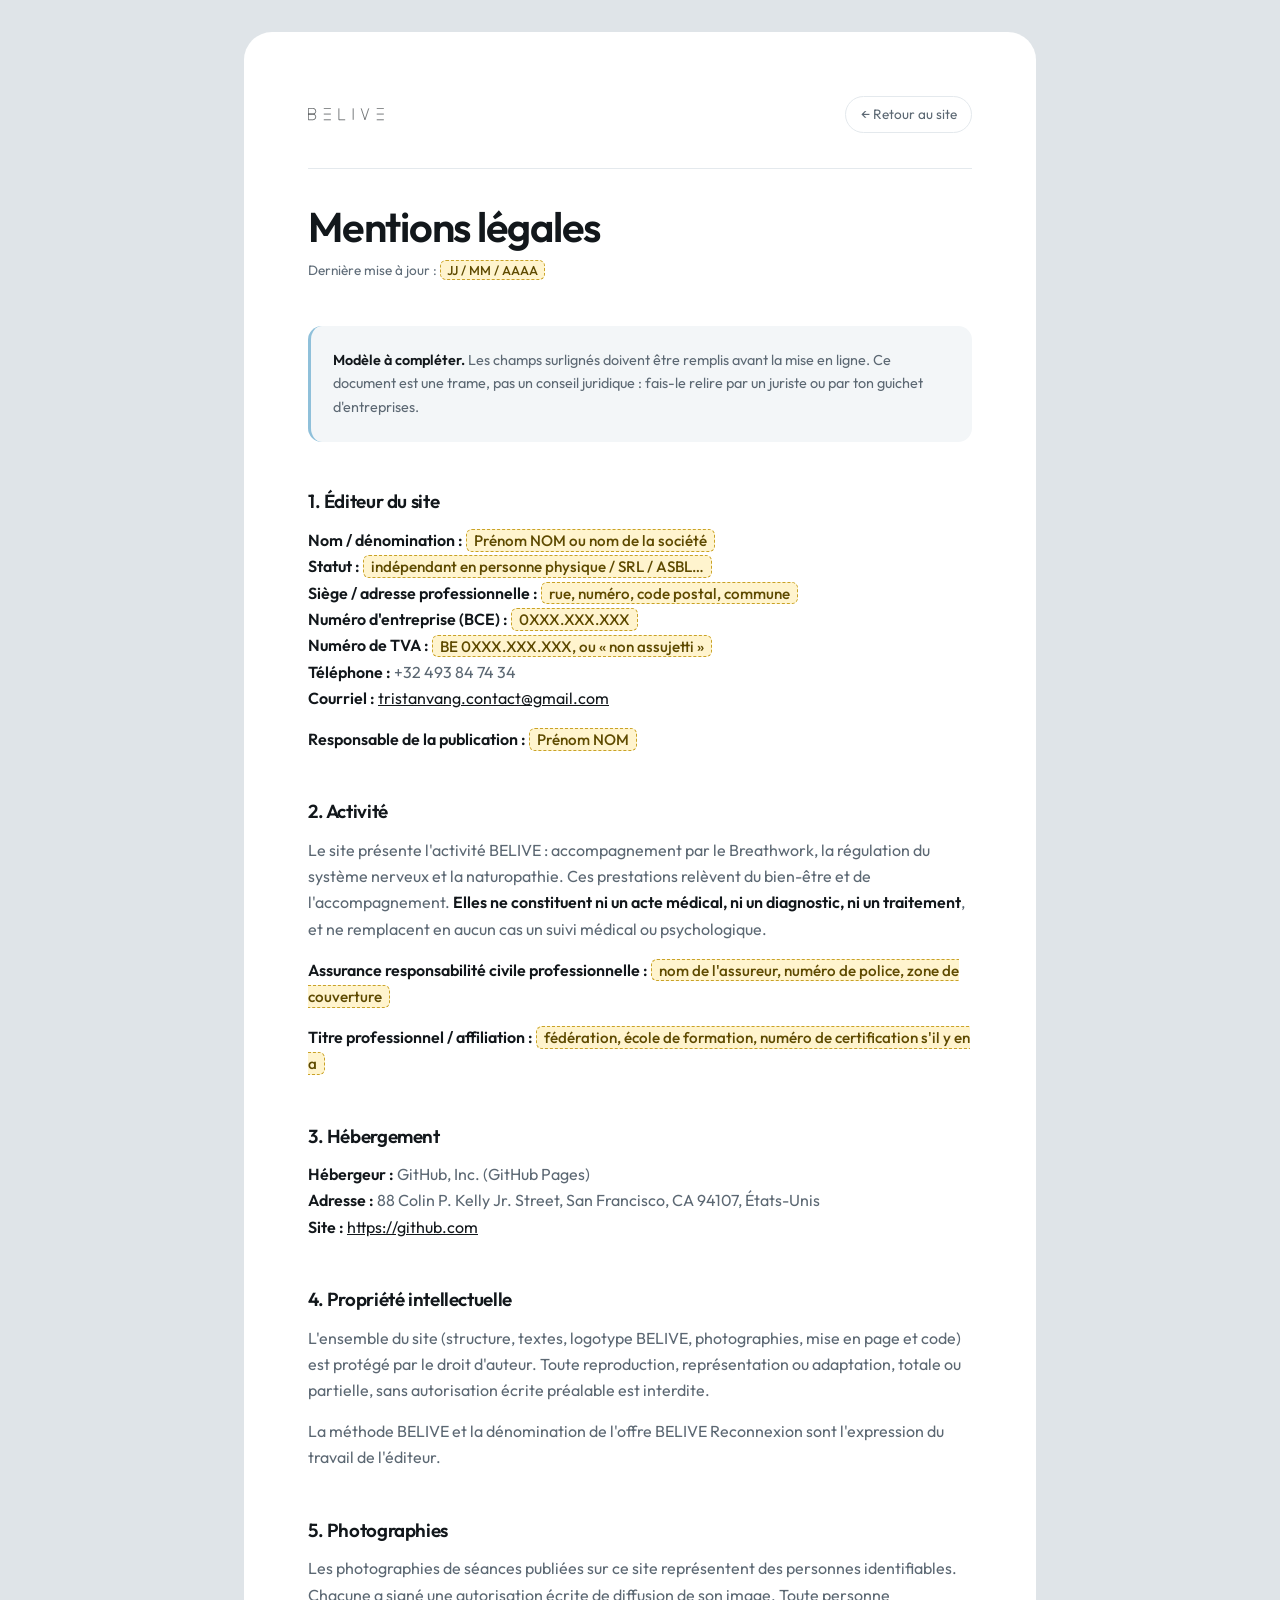
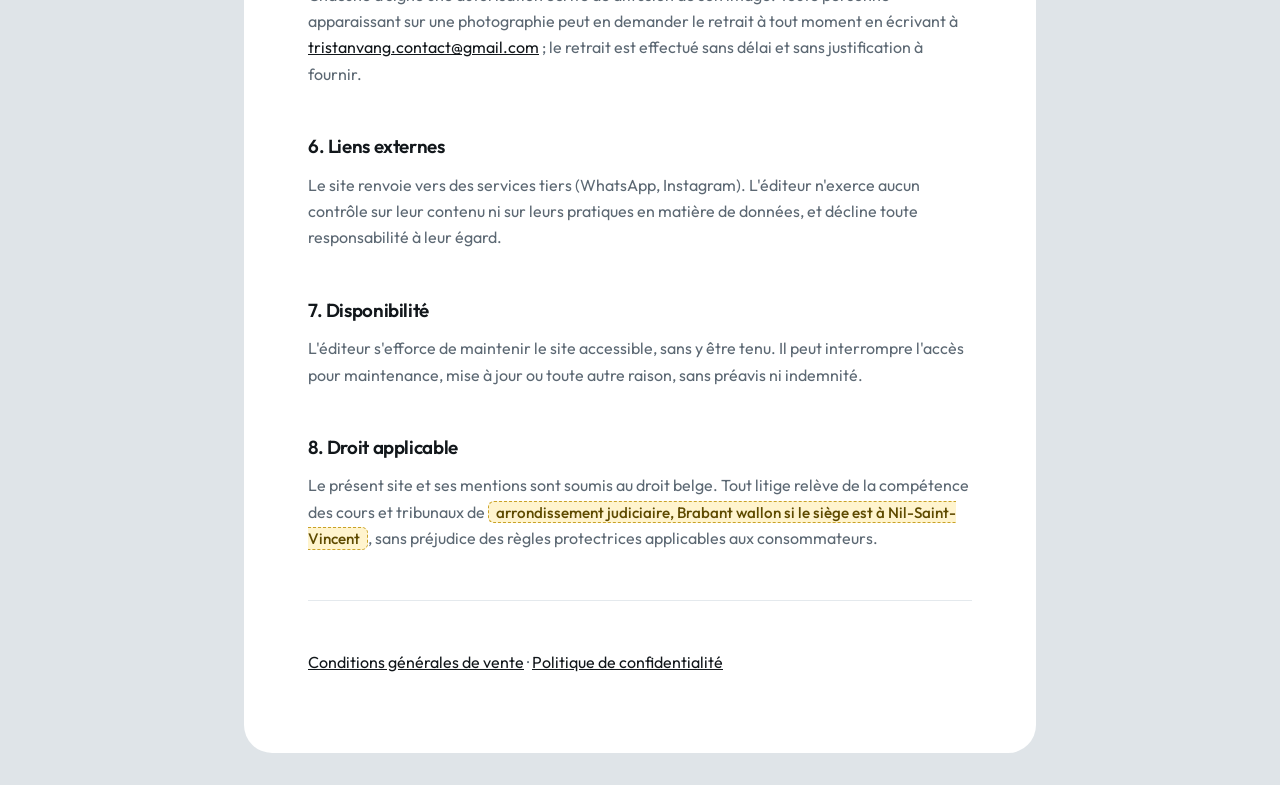
<file: mentions-legales.html>
<!doctype html>
<html lang="fr">
<head>
<meta charset="utf-8">
<meta name="viewport" content="width=device-width, initial-scale=1">
<title>Mentions légales | BELIVE</title>
<meta name="robots" content="noindex,follow">
<link rel="icon" href="assets/img/favicon-192.png" sizes="192x192">
<link rel="icon" href="assets/img/favicon-32.png?v=2" sizes="32x32">
<link rel="stylesheet" href="assets/legal.css">
<script>
(function(){try{var m=localStorage.getItem('belive-theme');
if(m==='light'||m==='dark')document.documentElement.setAttribute('data-theme',m);}catch(e){}})();
</script>
</head>
<body>

<main class="doc">
  <div class="doc__nav">
    <svg viewBox="-3 -3 668 109" role="img" aria-label="BELIVE">
      <g fill="none" stroke="currentColor" stroke-width="5" stroke-linecap="butt">
        <path d="M0,0 V100"/>
        <path d="M0,0 H40 A25,25 0 0 1 40,50 H0"/>
        <path d="M0,50 H40 A25,25 0 0 1 40,100 H0"/>
        <path d="M135,0 H197 M135,50 H197 M135,100 H197"/>
        <path d="M267,0 V100 H322"/>
        <path d="M392,0 V100"/>
        <path d="M462,0 L495,100 L528,0"/>
        <path d="M598,0 H660 M598,50 H660 M598,100 H660"/>
      </g>
    </svg>
    <a class="doc__back" href="index.html">← Retour au site</a>
  </div>

  <h1>Mentions légales</h1>
  <p class="maj">Dernière mise à jour : <span class="tbd">JJ / MM / AAAA</span></p>

  <div class="avis">
    <p><strong>Modèle à compléter.</strong> Les champs surlignés doivent être remplis
    avant la mise en ligne. Ce document est une trame, pas un conseil juridique :
    fais-le relire par un juriste ou par ton guichet d'entreprises.</p>
  </div>

  <h2>1. Éditeur du site</h2>
  <p>
    <strong>Nom / dénomination :</strong> <span class="tbd">Prénom NOM ou nom de la société</span><br>
    <strong>Statut :</strong> <span class="tbd">indépendant en personne physique / SRL / ASBL…</span><br>
    <strong>Siège / adresse professionnelle :</strong> <span class="tbd">rue, numéro, code postal, commune</span><br>
    <strong>Numéro d'entreprise (BCE) :</strong> <span class="tbd">0XXX.XXX.XXX</span><br>
    <strong>Numéro de TVA :</strong> <span class="tbd">BE 0XXX.XXX.XXX, ou « non assujetti »</span><br>
    <strong>Téléphone :</strong> +32 493 84 74 34<br>
    <strong>Courriel :</strong> <a href="mailto:tristanvang.contact@gmail.com">tristanvang.contact@gmail.com</a>
  </p>
  <p><strong>Responsable de la publication :</strong> <span class="tbd">Prénom NOM</span></p>

  <h2>2. Activité</h2>
  <p>Le site présente l'activité BELIVE : accompagnement par le Breathwork, la régulation
  du système nerveux et la naturopathie. Ces prestations relèvent du bien-être et de
  l'accompagnement. <strong>Elles ne constituent ni un acte médical, ni un diagnostic,
  ni un traitement</strong>, et ne remplacent en aucun cas un suivi médical ou
  psychologique.</p>
  <p><strong>Assurance responsabilité civile professionnelle :</strong>
  <span class="tbd">nom de l'assureur, numéro de police, zone de couverture</span></p>
  <p><strong>Titre professionnel / affiliation :</strong>
  <span class="tbd">fédération, école de formation, numéro de certification s'il y en a</span></p>

  <h2>3. Hébergement</h2>
  <p>
    <strong>Hébergeur :</strong> GitHub, Inc. (GitHub Pages)<br>
    <strong>Adresse :</strong> 88 Colin P. Kelly Jr. Street, San Francisco, CA 94107, États-Unis<br>
    <strong>Site :</strong> <a href="https://github.com">https://github.com</a>
  </p>

  <h2>4. Propriété intellectuelle</h2>
  <p>L'ensemble du site (structure, textes, logotype BELIVE, photographies, mise en page
  et code) est protégé par le droit d'auteur. Toute reproduction, représentation ou
  adaptation, totale ou partielle, sans autorisation écrite préalable est interdite.</p>
  <p>La méthode BELIVE et la dénomination de l'offre
  BELIVE Reconnexion sont l'expression du travail de l'éditeur.</p>

  <h2>5. Photographies</h2>
  <p>Les photographies de séances publiées sur ce site représentent des personnes
  identifiables. Chacune a signé une autorisation écrite de diffusion de son image.
  Toute personne apparaissant sur une photographie peut en demander le retrait à tout
  moment en écrivant à <a href="mailto:tristanvang.contact@gmail.com">tristanvang.contact@gmail.com</a> ; le retrait est effectué
  sans délai et sans justification à fournir.</p>

  <h2>6. Liens externes</h2>
  <p>Le site renvoie vers des services tiers (WhatsApp, Instagram). L'éditeur n'exerce
  aucun contrôle sur leur contenu ni sur leurs pratiques en matière de données, et
  décline toute responsabilité à leur égard.</p>

  <h2>7. Disponibilité</h2>
  <p>L'éditeur s'efforce de maintenir le site accessible, sans y être tenu. Il peut
  interrompre l'accès pour maintenance, mise à jour ou toute autre raison, sans préavis
  ni indemnité.</p>

  <h2>8. Droit applicable</h2>
  <p>Le présent site et ses mentions sont soumis au droit belge. Tout litige relève de
  la compétence des cours et tribunaux de <span class="tbd">arrondissement judiciaire, Brabant wallon
  si le siège est à Nil-Saint-Vincent</span>, sans préjudice des règles
  protectrices applicables aux consommateurs.</p>

  <hr>
  <p><a href="cgv.html">Conditions générales de vente</a> ·
     <a href="confidentialite.html">Politique de confidentialité</a></p>
</main>

</body>
</html>
</file>
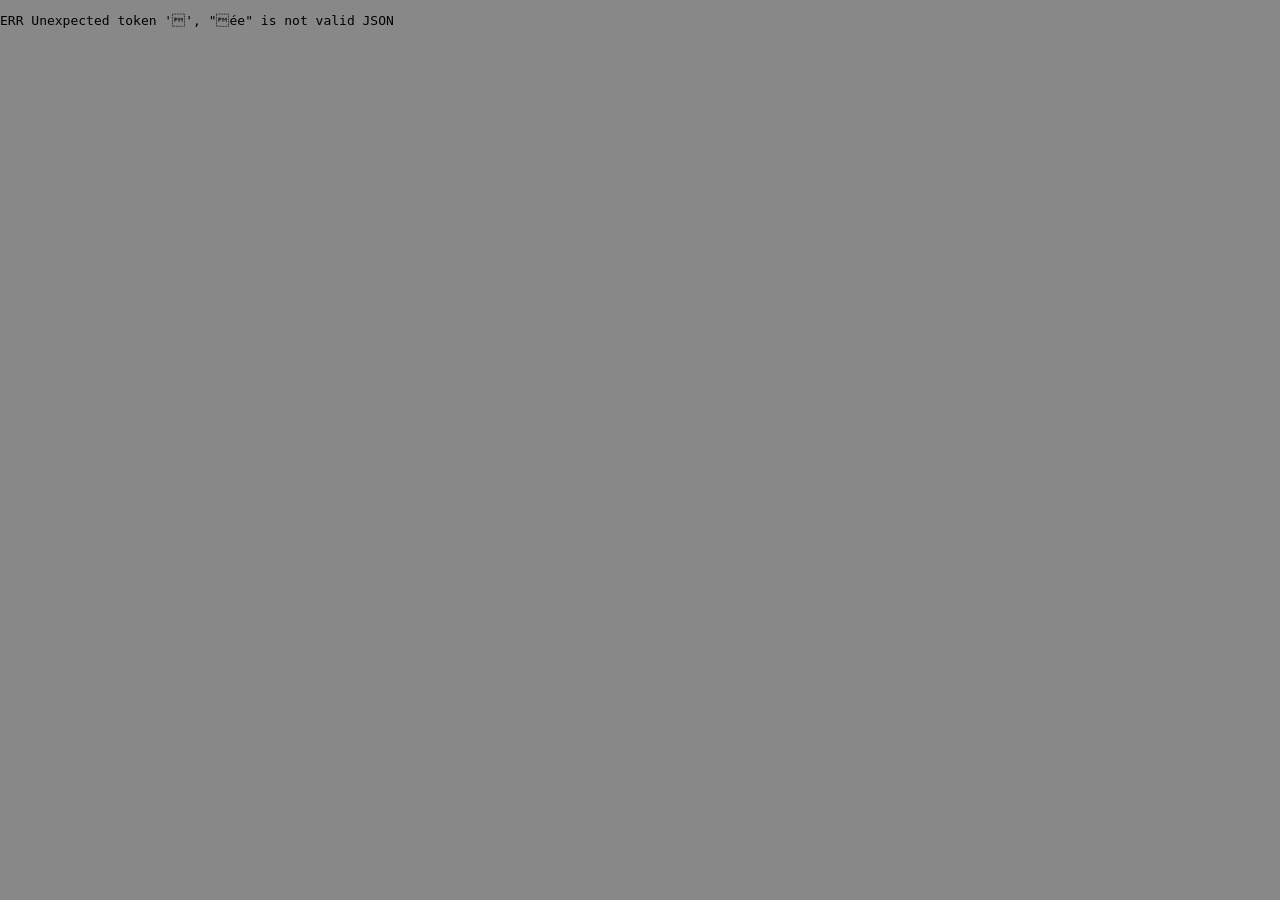
<file: assets/nuages/gen.html>
<!doctype html>
<html><head><meta charset="utf-8"></head>
<body style="margin:0;background:#888">
<pre id="log"></pre>
<script id="vs" type="x-shader/x-vertex">#version 300 es
in vec2 a; void main(){ gl_Position = vec4(a,0.,1.); }
</script>
<script id="fs" type="x-shader/x-fragment">#version 300 es
precision highp float;
uniform vec2  uRes;
uniform float uSeed;
uniform vec3  uSun;
uniform float uCamY, uPitch, uYaw, uFov, uShiftY;
uniform vec4  uTow[40];     // sphères des cumulus : x, y, z, rayon
uniform int   uNTow;
uniform float uTowS;        // étirement vertical des sphères
uniform float uSea, uSeaAmp, uSeaFreq;
uniform float uMode;        // 0 : ciel + nuages ; 1 : nuages proches seuls (calque alpha)
uniform float uCut;         // profondeur du calque proche
uniform vec3  uZen, uHor, uSunCol, uAmbHi, uAmbLo, uFog, uGlow, uRockLit, uRockDark, uRim;
uniform float uFogK, uSunK, uAmbK, uDensK, uGlowK, uRimK;
uniform vec4  uRock;        // x, z, rayon de base, hauteur du sommet (0 = pas de rocher)
uniform float uFig;         // hauteur du personnage (0 = personne)
uniform vec4  uPeak[3];     // sommets lointains : x, z, rayon, hauteur
uniform int   uNPeak;
uniform float uCirrus;      // opacité des voiles d'altitude
uniform float uHaze;        // brume d'horizon
uniform vec3  uCirCol;
out vec4 o;

/* ---------- bruit ---------- */
float h13(vec3 p){ p = fract(p*.1031); p += dot(p, p.zyx + 31.32); return fract((p.x + p.y)*p.z); }
float h12(vec2 p){ vec3 q = fract(vec3(p.xyx)*.1031); q += dot(q, q.yzx + 33.33); return fract((q.x + q.y)*q.z); }
float vn3(vec3 x){
  vec3 i = floor(x), f = fract(x); vec3 u = f*f*f*(f*(f*6.-15.)+10.);
  float a = h13(i), b = h13(i+vec3(1,0,0)), c = h13(i+vec3(0,1,0)), d = h13(i+vec3(1,1,0));
  float e = h13(i+vec3(0,0,1)), f1 = h13(i+vec3(1,0,1)), g = h13(i+vec3(0,1,1)), h = h13(i+vec3(1,1,1));
  return mix(mix(mix(a,b,u.x),mix(c,d,u.x),u.y), mix(mix(e,f1,u.x),mix(g,h,u.x),u.y), u.z);
}
float vn2(vec2 x){
  vec2 i = floor(x), f = fract(x); vec2 u = f*f*(3.-2.*f);
  return mix(mix(h12(i),h12(i+vec2(1,0)),u.x), mix(h12(i+vec2(0,1)),h12(i+vec2(1,1)),u.x), u.y);
}
float fbm2(vec2 p){ float s=0., a=.5; for(int i=0;i<5;i++){ s += a*vn2(p); p = p*2.03 + vec2(5.1,1.7); a *= .5; } return s/.97; }
/* une rotation entre deux octaves : sans elle, la grille du bruit dessine des rayures */
const mat3 RM = mat3( .00,  .80,  .60,
                     -.80,  .36, -.48,
                     -.60, -.48,  .64);
float fbm3(vec3 p, int oct){
  float s = 0., a = .5, n = 0.;
  for(int i=0;i<7;i++){ if(i>=oct) break; s += a*vn3(p); n += a; p = RM*p*2.04 + vec3(1.7,9.2,3.1); a *= .5; }
  return s/n;
}
/* billow : les volutes rondes */
float billow(vec3 p, int oct){
  float s = 0., a = .5, n = 0.;
  p = RM*p;
  for(int i=0;i<7;i++){ if(i>=oct) break; s += a*(1.-abs(vn3(p)*2.-1.)); n += a; p = RM*p*2.07 + vec3(4.3,1.1,7.9); a *= .52; }
  return s/n;
}

/* ---------- la mer de nuages et les cumulus ---------- */
float seaTop(vec2 q){
  return uSea + uSeaAmp*(fbm2(q*.07*uSeaFreq + uSeed) - .5) + .45*uSeaAmp*(fbm2(q*.29*uSeaFreq - uSeed) - .5);
}
float towerSd(vec3 p){
  float d = 1e5;
  for(int i=0;i<40;i++){
    if(i>=uNTow) break;
    vec4 T = uTow[i];
    vec3 q = p - T.xyz; q.y /= uTowS;
    float s = length(q) - T.w;
    float k = .9 + .25*T.w;
    float h = clamp(.5 + .5*(d - s)/k, 0., 1.);
    d = mix(d, s, h) - k*h*(1. - h);
  }
  return d;
}
float maxTop(){
  float m = uSea + uSeaAmp + 1.6;
  for(int i=0;i<40;i++){ if(i>=uNTow) break; m = max(m, uTow[i].y + uTow[i].w*uTowS + 3.); }
  return m;
}
float dens(vec3 p, int oct){
  float top = seaTop(p.xz);
  float ts = uNTow > 0 ? towerSd(p) : 1e5;
  if(p.y > top + 1.4 && ts > 3.2) return 0.;
  if(p.y < -2.5) return 0.;
  vec3 q = p*.42 + vec3(uSeed*13.1, 0., uSeed*7.7);
  float b = billow(q, oct);
  float sea = (top - p.y)*.95 + (b - .55)*2.4;
  float tow = -1e5;
  if(ts < 3.2){
    float big = billow(p*.19 + vec3(7.3, uSeed, 2.1), 4);
    tow = -ts*.85 + (big - .5)*2.5 + (b - .55)*1.6;
  }
  return clamp(max(sea, tow), 0., 1.5)*uDensK;
}

/* ---------- le rocher, le personnage, les sommets ---------- */
float sdCap(vec3 p, vec3 a, vec3 b, float r){ vec3 pa = p-a, ba = b-a; float h = clamp(dot(pa,ba)/dot(ba,ba),0.,1.); return length(pa - ba*h) - r; }
float rockSd(vec3 p){
  if(uRock.w <= 0.) return 1e5;
  vec3 q = p - vec3(uRock.x, -2.5, uRock.y);
  float H = uRock.w + 2.5;
  float y = clamp(q.y/H, 0., 1.);
  float r = uRock.z*pow(1. - y, .85) + .1*uRock.z;
  vec3 pr = p/max(uRock.z, .3);
  float n = fbm3(pr*vec3(1.9, 1.1, 1.9), 5) - .5;
  float facet = abs(vn3(pr*vec3(3.1, .8, 3.1)) - .5);       /* arêtes verticales */
  float d = (length(q.xz) - r - n*.5*uRock.z + facet*.22*uRock.z)*.45;
  d = max(d, q.y - H + .08*n*uRock.z);
  return d;
}
float figSd(vec3 p){
  if(uFig <= 0. || uRock.w <= 0.) return 1e5;
  float H = uFig;
  vec3 q = p - vec3(uRock.x, uRock.w - .02*uRock.z, uRock.y);
  float head = length(q - vec3(0., .915*H, 0.)) - .078*H;
  float neck = sdCap(q, vec3(0., .8*H, 0.), vec3(0., .87*H, 0.), .04*H);
  float body = sdCap(q, vec3(0., .53*H, 0.), vec3(0., .76*H, 0.), .1*H);
  float sho  = sdCap(q, vec3(-.1*H, .77*H, 0.), vec3(.1*H, .77*H, 0.), .055*H);
  float legL = sdCap(q, vec3(-.05*H, .03*H, 0.), vec3(-.042*H, .5*H, 0.), .05*H);
  float legR = sdCap(q, vec3( .05*H, .03*H, 0.), vec3( .042*H, .5*H, 0.), .05*H);
  float armL = sdCap(q, vec3(-.14*H, .76*H, 0.), vec3(-.165*H, .46*H, .01*H), .034*H);
  float armR = sdCap(q, vec3( .14*H, .76*H, 0.), vec3( .165*H, .46*H, .01*H), .034*H);
  return min(min(min(head, neck), min(body, sho)), min(min(legL, legR), min(armL, armR)));
}
float peakSd(vec3 p){
  float d = 1e5;
  for(int i=0;i<3;i++){
    if(i>=uNPeak) break;
    vec4 P = uPeak[i];
    vec3 q = p - vec3(P.x, -4., P.y);
    float H = P.w + 4.;
    float y = clamp(q.y/H, 0., 1.);
    float r = P.z*pow(1.-y, 1.1);
    float n = fbm3(p*vec3(.16,.09,.16) + float(i)*7., 5) - .5;
    d = min(d, (length(q.xz) - r - n*P.z*.5)*.45);
  }
  return d;
}
float solid(vec3 p, out float id){
  float a = rockSd(p), b = figSd(p), c = uNPeak > 0 ? peakSd(p) : 1e5;
  id = 0.;
  float d = a;
  if(b < d){ d = b; id = 1.; }
  if(c < d){ d = c; id = 2.; }
  return d;
}
vec3 solidN(vec3 p, float e0){
  float id; vec2 e = vec2(e0, 0.);
  return normalize(vec3(solid(p+e.xyy,id)-solid(p-e.xyy,id), solid(p+e.yxy,id)-solid(p-e.yxy,id), solid(p+e.yyx,id)-solid(p-e.yyx,id)));
}

/* ---------- lumière ---------- */
float lightT(vec3 p){
  float s = 0., dt = .12; vec3 q = p;
  for(int i=0;i<6;i++){ q += uSun*dt; s += dens(q, 3)*dt; dt *= 1.75; }
  /* diffusion multiple, approchée par octaves : la lumière pénètre plus loin */
  return .55*exp(-s*uSunK) + .3*exp(-s*uSunK*.3) + .15*exp(-s*uSunK*.08);
}
float hg(float c, float g){ float g2 = g*g; return (1.-g2)/(4.*3.14159*pow(1.+g2-2.*g*c, 1.5)); }

vec3 sky(vec3 rd){
  float y = max(rd.y, 0.);
  vec3 c = mix(uHor, uZen, pow(y, .55));
  float sd = max(dot(rd, uSun), 0.);
  c += uGlow*uGlowK*(.16*pow(sd, 5.) + .3*pow(sd, 40.));
  if(uCirrus > 0. && rd.y > .01){
    vec2 q = rd.xz/rd.y*1.2 + vec2(uSeed*3.,0.);
    /* le vent courbe les voiles : on déforme deux fois le domaine */
    vec2 wq = q*vec2(.7, 1.6);
    wq += 1.6*vec2(fbm2(wq*.45 + 3.1), fbm2(wq*.45 + 8.7)) - .8;
    wq += .5*vec2(fbm2(wq*1.3 + 1.3), fbm2(wq*1.3 + 5.9));
    float w = fbm2(wq*vec2(.5, 1.9));
    w = smoothstep(.55, .9, w)*smoothstep(.02, .14, rd.y)*(1. - smoothstep(.4, .9, rd.y));
    c = mix(c, uCirCol, w*uCirrus);
  }
  return c;
}

void main(){
  vec2 fc = gl_FragCoord.xy;
  vec2 uv = (fc - .5*uRes)/uRes.y;
  uv.y += uShiftY;
  float th = tan(radians(uFov)*.5);
  vec3 rd = normalize(vec3(uv.x*th*2., uv.y*th*2., 1.));
  float cp = cos(uPitch), sp = sin(uPitch);
  rd = vec3(rd.x, rd.y*cp + rd.z*sp, -rd.y*sp + rd.z*cp);
  float cy = cos(uYaw), sy = sin(uYaw);
  rd = vec3(rd.x*cy + rd.z*sy, rd.y, -rd.x*sy + rd.z*cy);
  vec3 ro = vec3(0., uCamY, 0.);

  float yMax = max(maxTop(), uRock.w + uFig + 1.);
  float tFar = 420.;
  vec3 col = vec3(0.); float T = 1.;
  float t0 = 0., t1 = tFar;
  if(abs(rd.y) > 1e-5){
    float ta = (-2.5 - ro.y)/rd.y, tb = (yMax - ro.y)/rd.y;
    t0 = max(0., min(ta, tb)); t1 = min(tFar, max(ta, tb));
  }
  if(uNPeak > 0) { t0 = 0.; t1 = tFar; }
  float jit = h12(fc + uSeed*91.7);
  float t = t0 + max(.03, t0*.0068)*jit;
  float cosT = dot(rd, uSun);
  float ph = mix(hg(cosT, .55), hg(cosT, -.2), .5)*4.*3.14159;
  for(int i=0;i<1000;i++){
    if(t > t1 || T < .006) break;
    vec3 p = ro + rd*t;
    float dt = max(.03, t*.0052);
    /* solides */
    float id; float sd = solid(p, id);
    float eps = .0015*max(1., t*.25);
    if(sd < eps){
      if(uMode > .5 && t > uCut) break;
      vec3 n = solidN(p, max(.002, t*.0012));
      float lam = max(dot(n, uSun), 0.)*lightT(p + n*.08);
      float up = .5 + .5*n.y;
      float rim = pow(1. - max(dot(n, -rd), 0.), 3.)*max(dot(-rd, uSun)*.5 + .5, 0.);
      vec3 sc = uRockDark*(.45 + .55*up)*uAmbK + uRockLit*lam + uRim*rim*uRimK;
      if(id > .5 && id < 1.5) sc = uRockDark*.85 + uRim*rim*uRimK*.6;
      float fog = 1. - exp(-t*uFogK);
      sc = mix(sc, uFog, fog);
      col += T*sc; T = 0.; break;
    }
    dt = min(dt, max(sd*.85, .003));
    /* nuages */
    float top = seaTop(p.xz);
    float ts = uNTow > 0 ? towerSd(p) : 1e5;
    float free = min(p.y - top - 1.35, ts - 3.1);
    if(free > 0.){ dt = max(dt, min(free*.55, max(sd*.85, .003))); }
    else {
      int oct = t < 25. ? 6 : (t < 70. ? 5 : 4);
      float d = dens(p, oct);
      if(d > .002){
        if(uMode > .5 && t > uCut) break;
        dt *= .7;
        float a = 1. - exp(-d*dt*3.);
        float lt = lightT(p);
        float depth = ts < 0. ? clamp(-ts/2.2, 0., 1.) : clamp((top - p.y)/1.8, 0., 1.);
        vec3 amb = mix(uAmbHi, uAmbLo, depth)*uAmbK;
        float powder = mix(1., 1. - exp(-d*2.), .45);
        vec3 c = uSunCol*lt*ph*powder + amb;
        c = c/(1. + .22*max(c.r, max(c.g, c.b)))*1.22;
        float fog = 1. - exp(-t*uFogK);
        c = mix(c, uFog, fog);
        col += T*a*c; T *= 1. - a;
      }
    }
    t += dt*(.7 + .6*h12(fc*.7319 + vec2(float(i)*17.13, float(i)*-9.71) + uSeed));
  }
  if(uMode > .5){
    float a = 1. - T, a2 = smoothstep(.1, .55, a);
    o = vec4(col*(a2/max(a, 1e-4)), a2); return;
  }
  vec3 bg;
  if(rd.y < 0. && t >= tFar - 1.) bg = uFog;
  else bg = sky(rd);
  float hz = exp(-max(rd.y, 0.)*16.);
  bg = mix(bg, uFog, hz*uHaze);
  col += T*bg;
  col += (h12(fc*1.37 + 11.) - .5)/255.*1.5;
  o = vec4(col, 1.);
}
</script>
<script>
"use strict";
try{
const hex = h => { h = h.replace('#',''); return [0,2,4].map(i => parseInt(h.substr(i,2),16)/255); };
const P = new URLSearchParams(location.search);
const cfg = JSON.parse(atob(P.get('c')));
const W = cfg.w, H = cfg.h;
const cv = document.createElement('canvas'); cv.width = W; cv.height = H;
const gl = cv.getContext('webgl2', {preserveDrawingBuffer:true, premultipliedAlpha:true, alpha:true, antialias:false});
function sh(t, s){ const x = gl.createShader(t); gl.shaderSource(x, s); gl.compileShader(x); if(!gl.getShaderParameter(x, gl.COMPILE_STATUS)) throw new Error(gl.getShaderInfoLog(x)); return x; }
const pr = gl.createProgram();
gl.attachShader(pr, sh(gl.VERTEX_SHADER, document.getElementById('vs').textContent.trim()));
gl.attachShader(pr, sh(gl.FRAGMENT_SHADER, document.getElementById('fs').textContent.trim()));
gl.linkProgram(pr); if(!gl.getProgramParameter(pr, gl.LINK_STATUS)) throw new Error(gl.getProgramInfoLog(pr));
gl.useProgram(pr);
const buf = gl.createBuffer(); gl.bindBuffer(gl.ARRAY_BUFFER, buf);
gl.bufferData(gl.ARRAY_BUFFER, new Float32Array([-1,-1, 1,-1, -1,1, 1,1]), gl.STATIC_DRAW);
const al = gl.getAttribLocation(pr, 'a'); gl.enableVertexAttribArray(al); gl.vertexAttribPointer(al, 2, gl.FLOAT, false, 0, 0);
const U = n => gl.getUniformLocation(pr, n);
const sun = cfg.sun; const sl = Math.hypot(...sun);
gl.uniform2f(U('uRes'), W, H);
gl.uniform1f(U('uSeed'), cfg.seed);
gl.uniform3f(U('uSun'), sun[0]/sl, sun[1]/sl, sun[2]/sl);
gl.uniform1f(U('uCamY'), cfg.camY); gl.uniform1f(U('uPitch'), cfg.pitch*Math.PI/180);
gl.uniform1f(U('uYaw'), (cfg.yaw||0)*Math.PI/180); gl.uniform1f(U('uFov'), cfg.fov); gl.uniform1f(U('uShiftY'), cfg.shiftY||0);
/* les cumulus : chaque tour est une grappe de sphères décrite par [x, z, base, hauteur, largeur, graine] */
const sph = [];
(cfg.cumulus||[]).forEach(c => {
  const [x, z, y0, h, w, sd] = c;
  let r = w, y = y0, k = 0;
  const rnd = s => { const v = Math.sin(s*127.1 + sd*311.7)*43758.5453; return v - Math.floor(v); };
  while (y < y0 + h && sph.length < 30){
    const dx = (rnd(k+1) - .5)*w*.9, dz = (rnd(k+2) - .5)*w*.6;
    sph.push([x + dx, y, z + dz, r]);
    if (rnd(k+3) > .45 && sph.length < 30) sph.push([x + dx + (rnd(k+4) > .5 ? 1 : -1)*r*.85, y - r*.25, z + dz*.5, r*.72]);
    y += r*.95; r *= .86; k += 5;
  }
});
(cfg.spheres||[]).forEach(s => { if (sph.length < 40) sph.push(s); });
const tw = new Float32Array(160); sph.forEach((s,i) => tw.set(s, i*4));
gl.uniform4fv(U('uTow[0]'), tw); gl.uniform1i(U('uNTow'), sph.length); gl.uniform1f(U('uTowS'), cfg.towS||1.15);
const pk = new Float32Array(12); (cfg.peaks||[]).forEach((t,i) => pk.set(t, i*4));
gl.uniform4fv(U('uPeak[0]'), pk); gl.uniform1i(U('uNPeak'), (cfg.peaks||[]).length);
gl.uniform1f(U('uSea'), cfg.sea); gl.uniform1f(U('uSeaAmp'), cfg.seaAmp); gl.uniform1f(U('uSeaFreq'), cfg.seaFreq||1);
gl.uniform1f(U('uMode'), cfg.mode||0); gl.uniform1f(U('uCut'), cfg.cut||0);
for (const k of ['Zen','Hor','SunCol','AmbHi','AmbLo','Fog','Glow','RockLit','RockDark','Rim']){
  const v = cfg.pal[k] || '#000000'; const c = hex(v); const m = (cfg.palK && cfg.palK[k]) || 1;
  gl.uniform3f(U('u'+k), c[0]*m, c[1]*m, c[2]*m);
}
gl.uniform1f(U('uFogK'), cfg.fogK); gl.uniform1f(U('uSunK'), cfg.sunK); gl.uniform1f(U('uAmbK'), cfg.ambK); gl.uniform1f(U('uDensK'), cfg.densK||1);
gl.uniform1f(U('uGlowK'), cfg.glowK == null ? 1 : cfg.glowK); gl.uniform1f(U('uRimK'), cfg.rimK||0);
gl.uniform1f(U('uCirrus'), cfg.cirrus||0);
gl.uniform1f(U('uHaze'), cfg.haze == null ? .75 : cfg.haze);
{ const c = hex(cfg.pal.Cir || '#FFFFFF'); gl.uniform3f(U('uCirCol'), c[0], c[1], c[2]); }
gl.uniform4f(U('uRock'), ...(cfg.rock || [0,0,0,0])); gl.uniform1f(U('uFig'), cfg.fig||0);

gl.viewport(0, 0, W, H);
gl.clearColor(0,0,0,0); gl.clear(gl.COLOR_BUFFER_BIT);
gl.enable(gl.SCISSOR_TEST);
const TS = 128;
for (let y = 0; y < H; y += TS) for (let x = 0; x < W; x += TS){
  gl.scissor(x, y, TS, TS);
  gl.drawArrays(gl.TRIANGLE_STRIP, 0, 4);
  gl.finish();
}
const out = document.createElement('pre'); out.id = 'png'; out.textContent = cv.toDataURL('image/png'); document.body.appendChild(out);
const out2 = document.createElement('pre'); out2.id = 'webp'; out2.textContent = cv.toDataURL('image/webp', cfg.q || .86); document.body.appendChild(out2);
document.getElementById('log').textContent = 'ok ' + sph.length + ' sphères';
}catch(e){ document.getElementById('log').textContent = 'ERR ' + e.message; }
</script>
</body></html>
</file>
<file: assets/legal.css>
/* Feuille commune aux pages de texte légal.
   Reprend les jetons de index.html, sans le décor. */

:root{
  color-scheme:light dark;

  --page:   light-dark(#DFE4E8, #0B0E11);
  --panel:  light-dark(#FFFFFF, #14191E);
  --panel-2:light-dark(#F3F6F8, #1A2026);
  --ink:    light-dark(#12171B, #EDF2F6);
  --ink-2:  light-dark(#5C6873, #9CAAB6);
  --ink-3:  light-dark(#5F6C78, #8A98A5);
  --line:   light-dark(#E4E9ED, #252D35);
  --ice-2:  light-dark(#8FC0DA, #5D8CA8);
  --ice-deep:light-dark(#2C6B93, #9DCBE4);

  --r-lg:28px;
  --pad:clamp(1rem,3vw,2rem);
}
:root[data-theme="light"]{color-scheme:light}
:root[data-theme="dark"] {color-scheme:dark}

@font-face{
  font-family:"Outfit";
  src:url("fonts/Outfit.woff2") format("woff2-variations");
  font-weight:100 900;font-style:normal;font-display:swap;
}

*,*::before,*::after{box-sizing:border-box}
body{
  margin:0;padding:var(--pad);
  background:var(--page);color:var(--ink);
  font-family:"Outfit",ui-sans-serif,-apple-system,"Segoe UI",system-ui,sans-serif;
  font-size:1rem;line-height:1.65;
  -webkit-font-smoothing:antialiased;
}
svg{display:block;max-width:100%}
:focus-visible{outline:2px solid var(--ice-deep);outline-offset:3px}

.doc{
  max-width:min(72ch,100%);margin-inline:auto;
  background:var(--panel);border-radius:var(--r-lg);
  padding:clamp(1.5rem,5vw,4rem);
}
.doc__nav{
  display:flex;align-items:center;justify-content:space-between;
  gap:1rem;flex-wrap:wrap;
  padding-bottom:clamp(1.5rem,3vw,2.2rem);
  margin-bottom:clamp(1.5rem,3vw,2.2rem);
  border-bottom:1px solid var(--line);
}
.doc__nav svg{width:auto;height:.78rem;color:var(--ink)}
.doc__back{
  font-size:.85rem;color:var(--ink-2);text-decoration:none;
  border:1px solid var(--line);border-radius:999px;padding:.4rem .9rem;
  transition:background .2s,color .2s;
}
.doc__back:hover{background:var(--panel-2);color:var(--ink)}

h1{
  margin:0 0 .6rem;font-size:clamp(1.7rem,4vw,2.6rem);
  font-weight:600;line-height:1.08;letter-spacing:-.03em;text-wrap:balance;
}
h2{
  margin:clamp(2.2rem,4vw,3rem) 0 .8rem;
  font-size:1.18rem;font-weight:600;letter-spacing:-.02em;line-height:1.25;
}
h3{margin:1.6rem 0 .5rem;font-size:1rem;font-weight:600}
p,li{color:var(--ink-2)}
p{margin:0 0 .9rem}
ul,ol{margin:0 0 .9rem;padding-left:1.2rem;display:grid;gap:.45rem}
a{color:var(--ink)}
strong{color:var(--ink);font-weight:600}
hr{border:0;border-top:1px solid var(--line);margin:clamp(2rem,4vw,3rem) 0}

.maj{font-size:.85rem;color:var(--ink-3);margin-bottom:clamp(2rem,4vw,2.8rem)}

/* Champ que Tristan doit remplir avant la mise en ligne */
.tbd{
  background:light-dark(#FFF4CE,#3A3116);
  border:1px dashed light-dark(#C9A227,#8A7524);
  border-radius:6px;padding:.05em .45em;
  color:light-dark(#5E4A00,#F0DFA0);font-weight:500;
  font-size:.95em;
}

.avis{
  background:var(--panel-2);border-radius:14px;
  padding:clamp(1rem,2.5vw,1.4rem);margin-bottom:clamp(2rem,4vw,2.8rem);
  border-left:3px solid var(--ice-2);
}
.avis p{margin:0;font-size:.9rem}

table{border-collapse:collapse;width:100%;margin:0 0 .9rem;font-size:.92rem}
th,td{text-align:left;padding:.6rem .8rem;border-bottom:1px solid var(--line);color:var(--ink-2)}
th{color:var(--ink);font-weight:600}
.tbl-wrap{overflow-x:auto}
</file>
